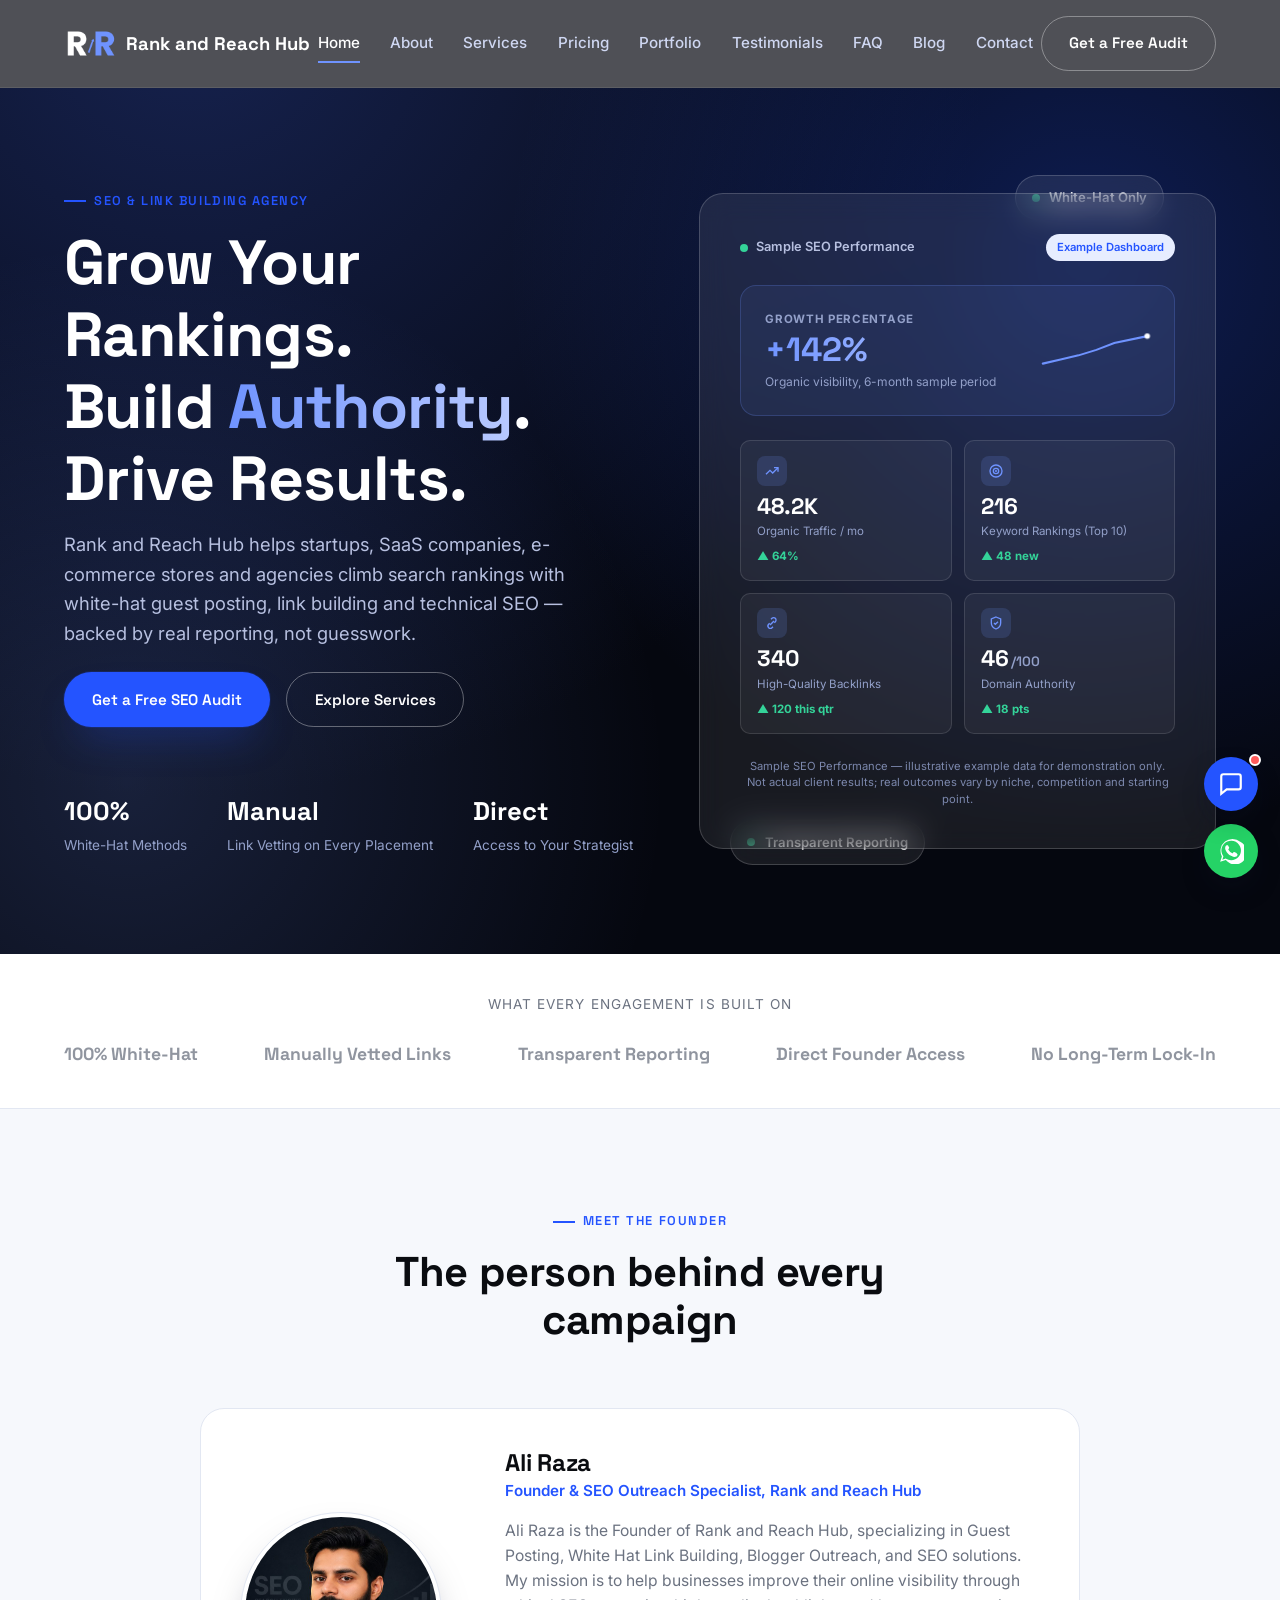
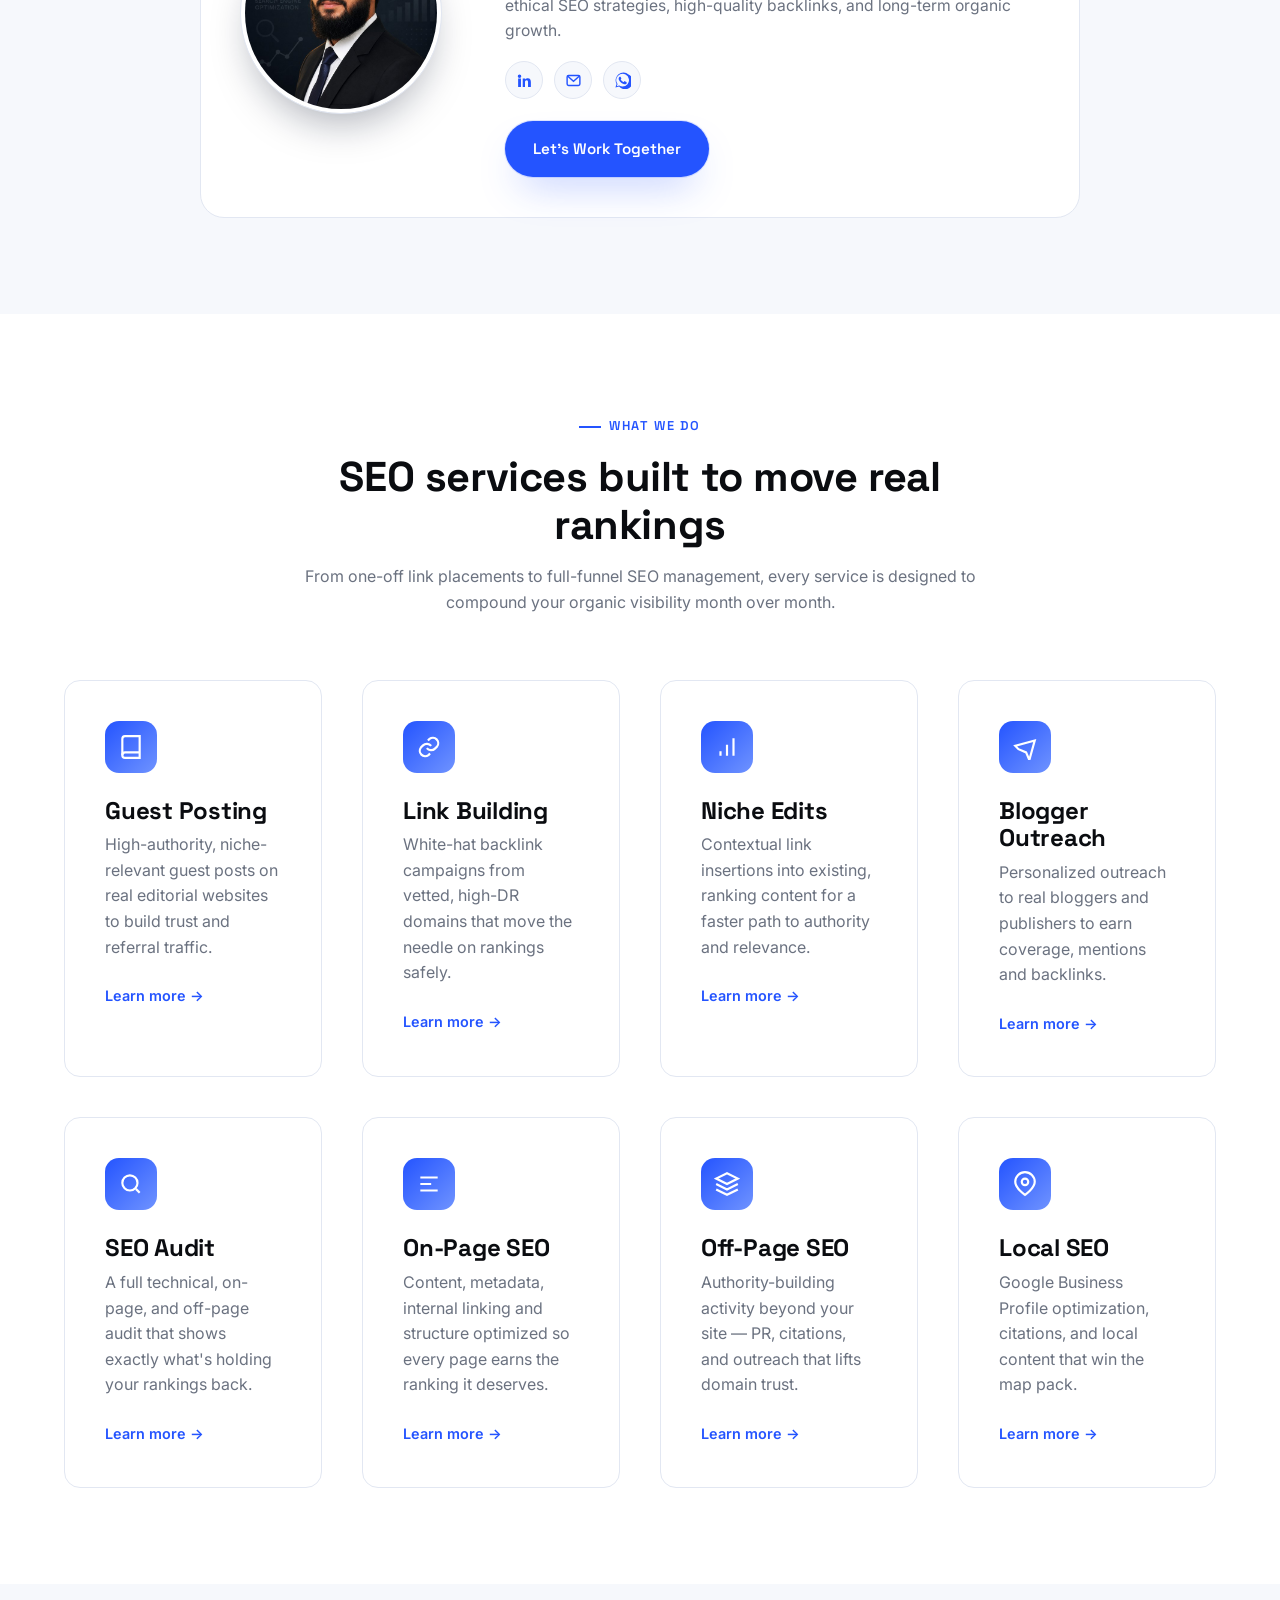
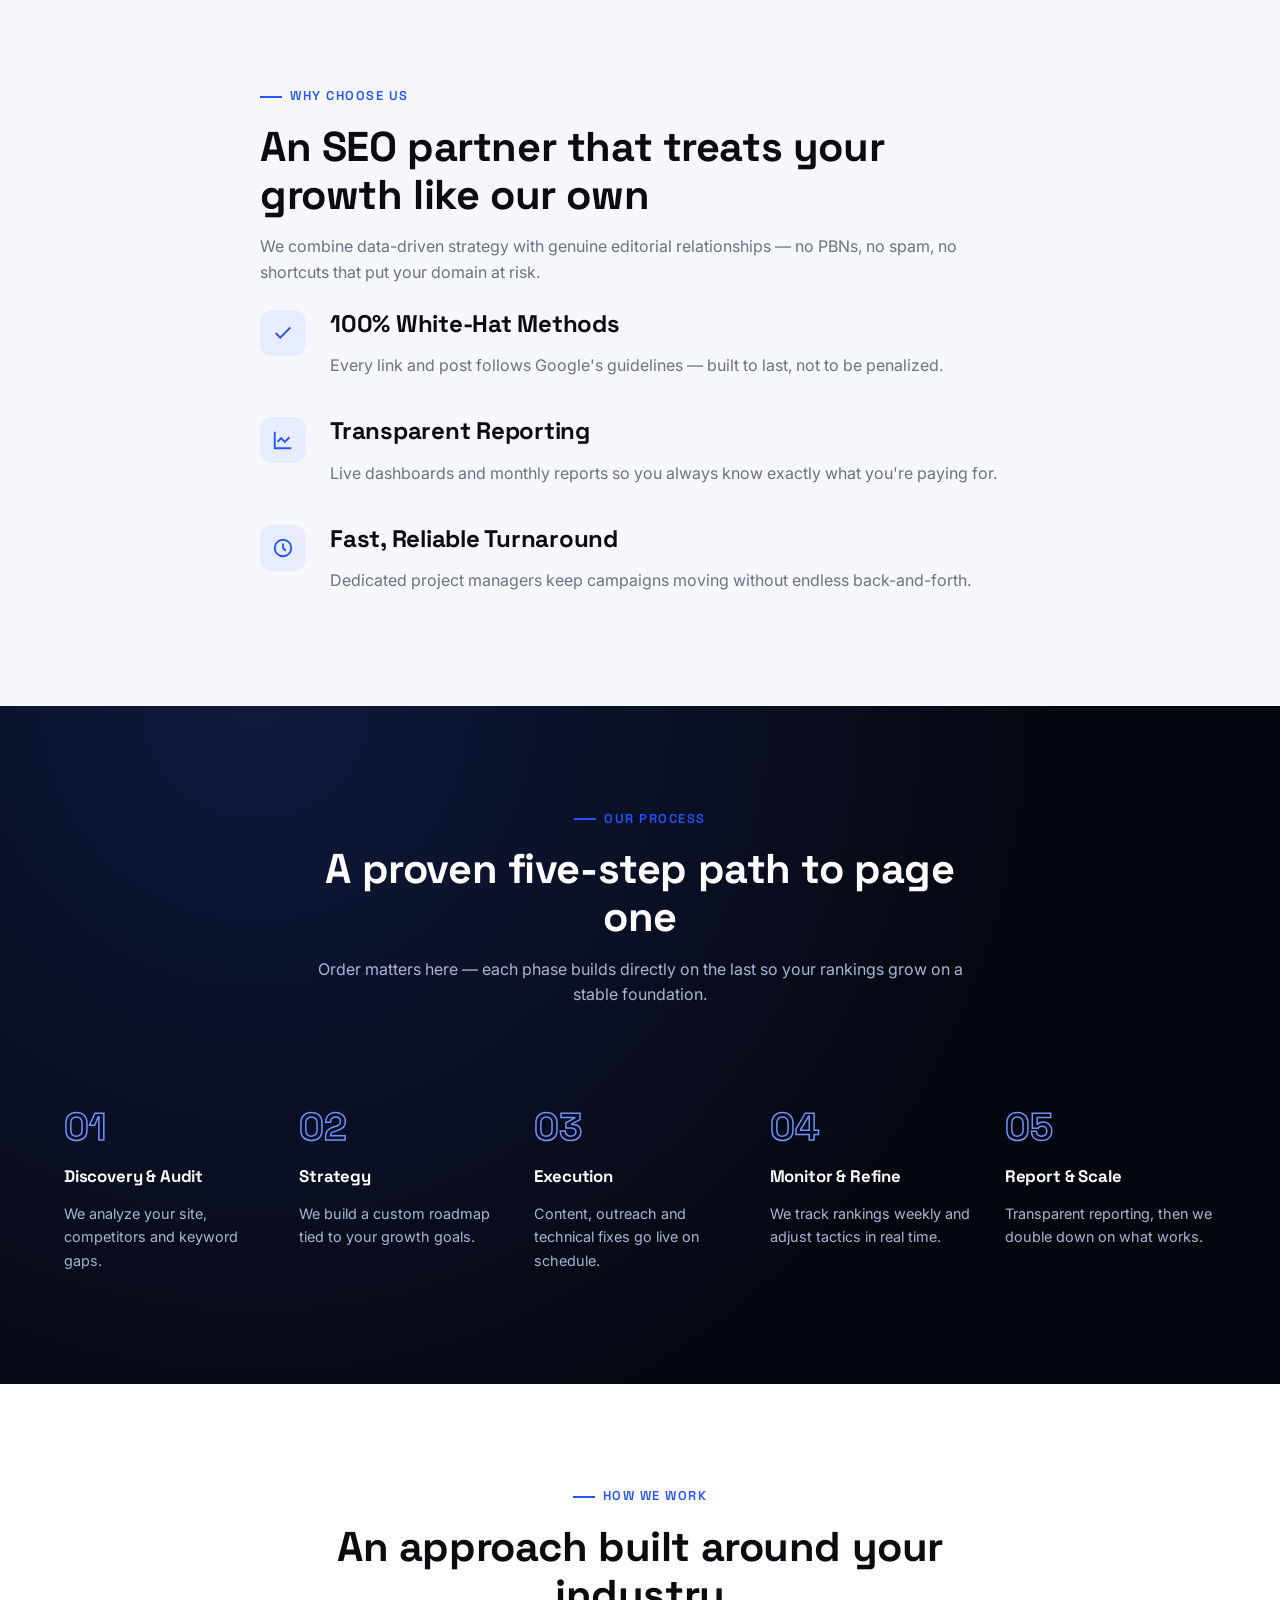
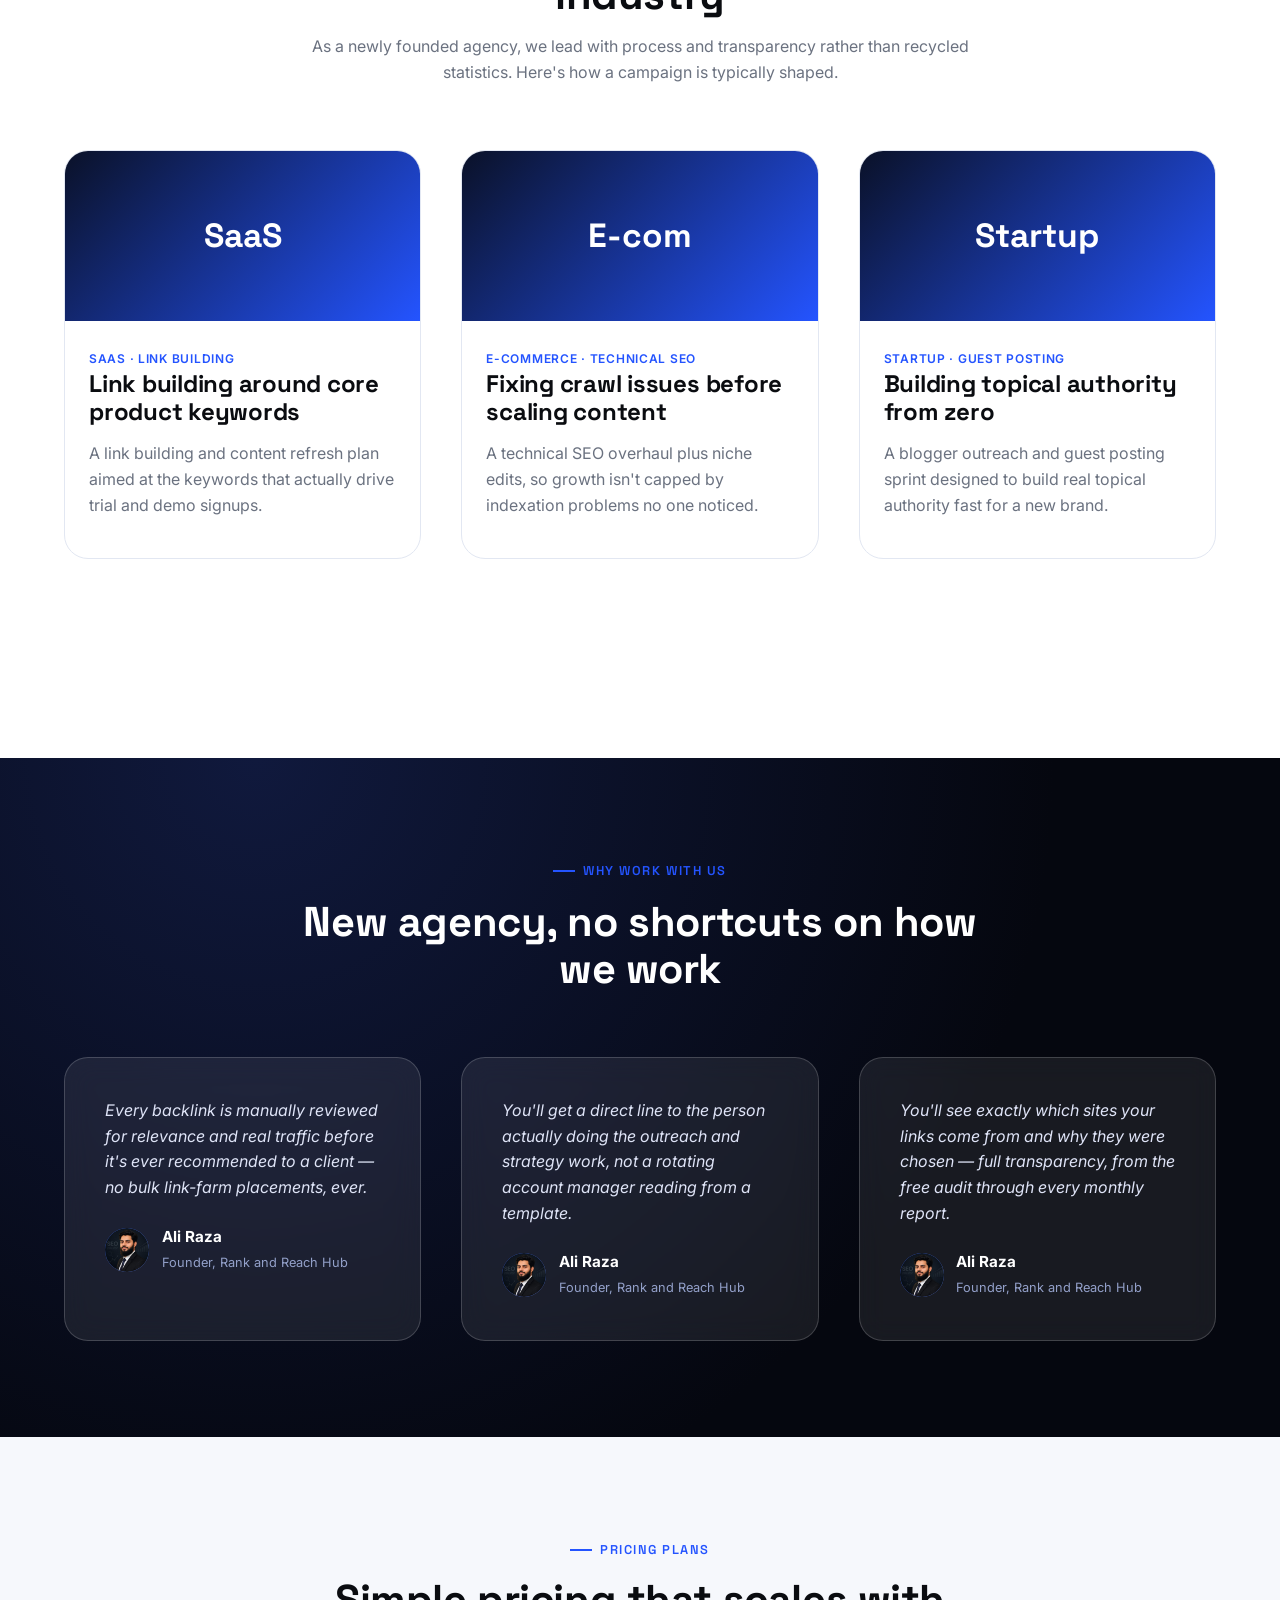
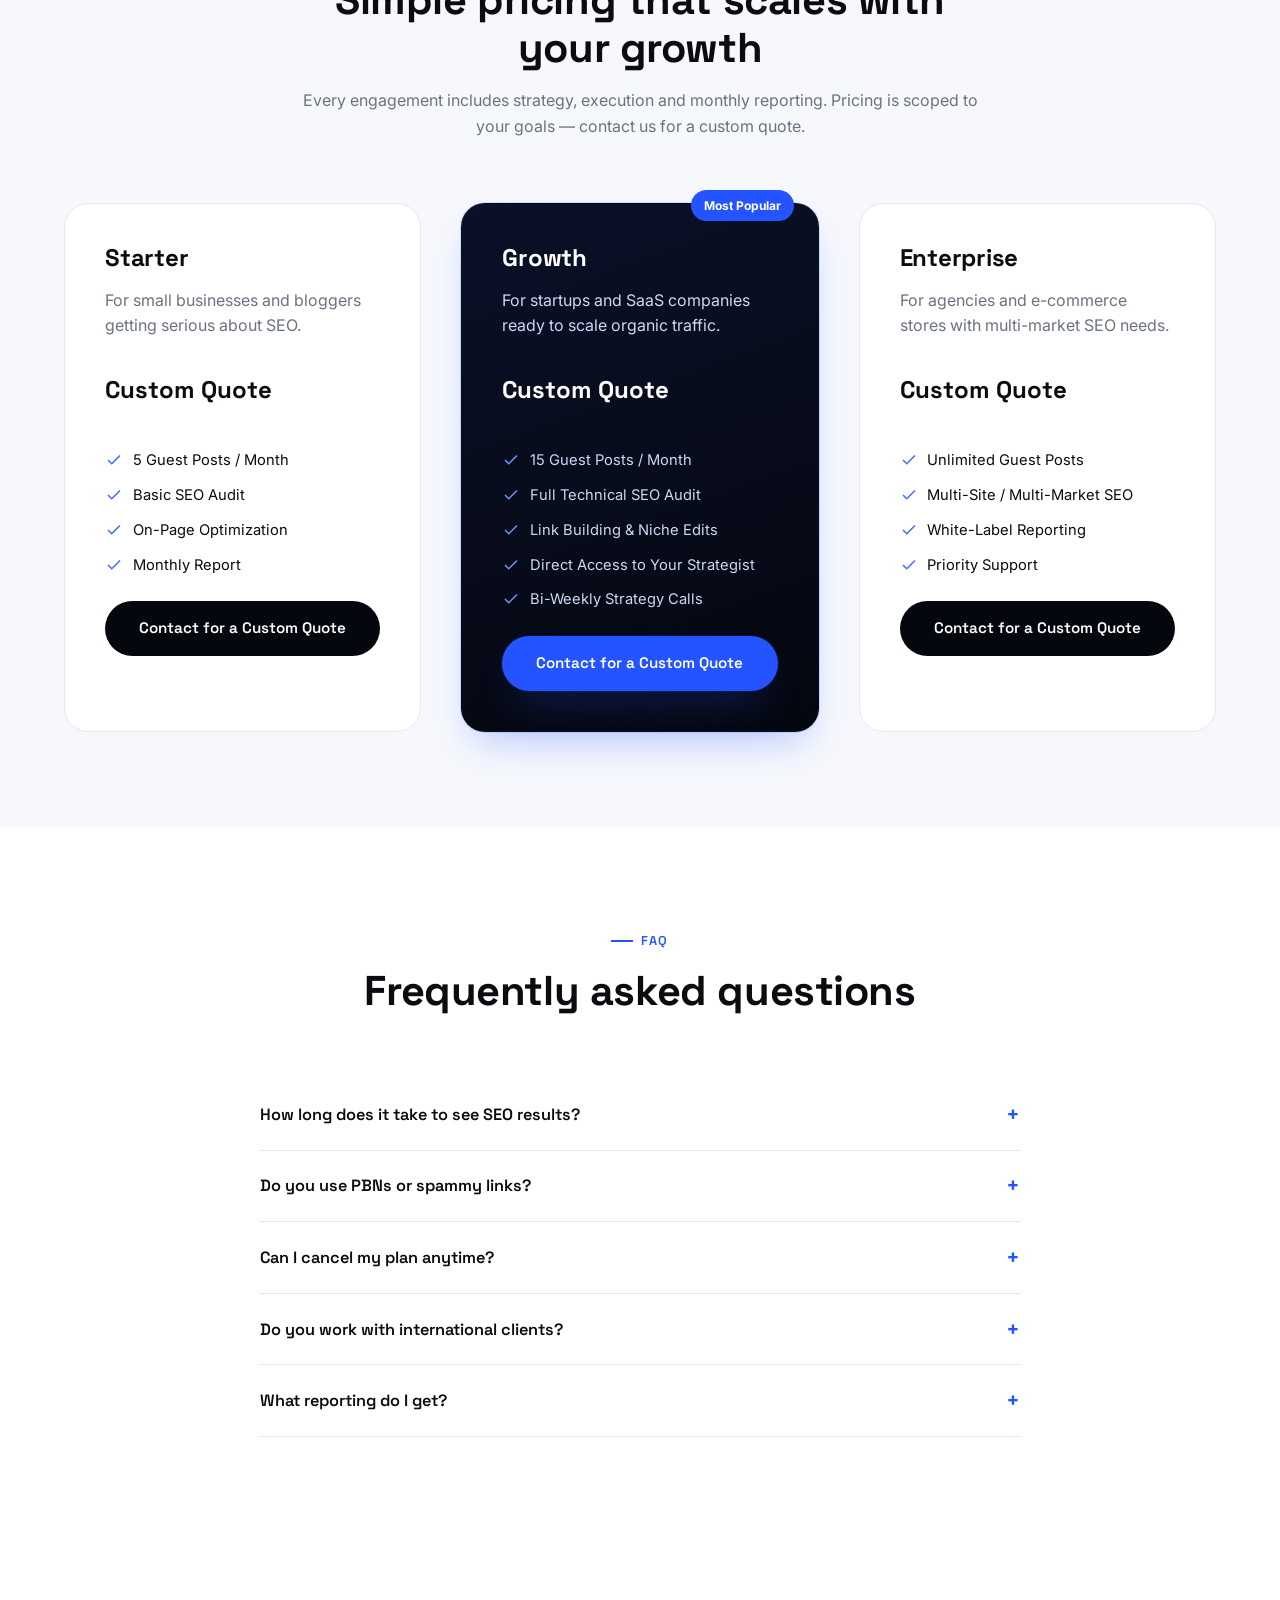
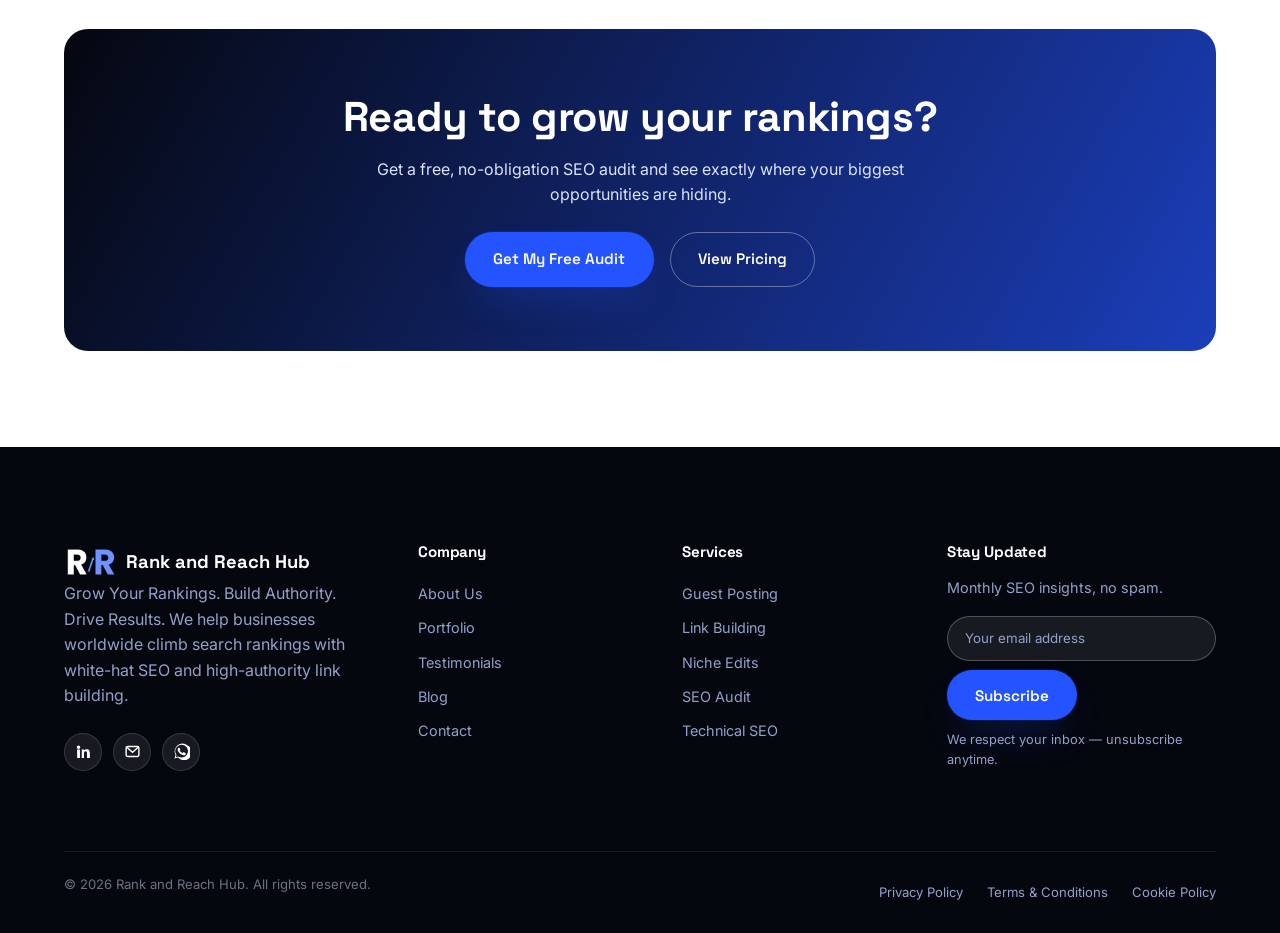
<file: index.html>
<!DOCTYPE html>
<html lang="en">
<head>
  <meta charset="UTF-8" />
  <meta name="viewport" content="width=device-width, initial-scale=1.0" />
  <title>Rank and Reach Hub | SEO Agency, Guest Posting & Link Building</title>
  <meta name="description" content="Rank and Reach Hub is a premium SEO agency offering guest posting, link building, niche edits, blogger outreach, SEO audits and full-service search optimization. Grow your rankings, build authority, drive results." />
  <meta name="keywords" content="SEO agency, guest posting, link building, niche edits, blogger outreach, SEO audit, on-page SEO, off-page SEO, local SEO, technical SEO, content marketing" />
  <meta name="author" content="Rank and Reach Hub" />
  <link rel="canonical" href="https://RankAndReachHub.com/index.html" />

  <!-- Open Graph -->
  <meta property="og:type" content="website" />
  <meta property="og:title" content="Rank and Reach Hub | SEO Agency, Guest Posting & Link Building" />
  <meta property="og:description" content="Rank and Reach Hub is a premium SEO agency offering guest posting, link building, niche edits, blogger outreach, SEO audits and full-service search optimization. Grow your rankings, build authority, drive results." />
  <meta property="og:url" content="https://RankAndReachHub.com/index.html" />
  <meta property="og:site_name" content="Rank and Reach Hub" />
  <meta property="og:image" content="https://RankAndReachHub.com/assets/og-image.jpg" />

  <!-- Twitter Card -->
  <meta name="twitter:card" content="summary_large_image" />
  <meta name="twitter:title" content="Rank and Reach Hub | SEO Agency, Guest Posting & Link Building" />
  <meta name="twitter:description" content="Rank and Reach Hub is a premium SEO agency offering guest posting, link building, niche edits, blogger outreach, SEO audits and full-service search optimization. Grow your rankings, build authority, drive results." />
  <meta name="twitter:image" content="https://RankAndReachHub.com/assets/og-image.jpg" />

  <!-- Favicon -->
  <link rel="icon" type="image/png" href="assets/favicon.png"/>
  <link rel="apple-touch-icon" href="assets/favicon.png"/>

  <!-- Fonts: Space Grotesk (display) + Inter (body) -->
  <link rel="preconnect" href="https://fonts.googleapis.com" />
  <link rel="preconnect" href="https://fonts.gstatic.com" crossorigin />
  <link href="https://fonts.googleapis.com/css2?family=Space+Grotesk:wght@500;600;700&family=Inter:wght@400;500;600;700&display=swap" rel="stylesheet" />

  <link rel="stylesheet" href="style.css" />

  <!-- Schema.org Organization markup -->
  <script type="application/ld+json">
  {
    "@context": "https://schema.org",
    "@type": "Organization",
    "name": "Rank and Reach Hub",
    "url": "https://RankAndReachHub.com",
    "logo": "https://RankAndReachHub.com/assets/logo.png",
    "description": "Rank and Reach Hub is an SEO agency offering guest posting, link building, niche edits, blogger outreach, SEO audits, and full-service search optimization for businesses worldwide.",
    "sameAs": [
      "https://www.linkedin.com/in/ali-raza-3a3469418"
    ],
    "contactPoint": {
      "@type": "ContactPoint",
      "email": "razaworkspro@gmail.com",
      "telephone": "+92-309-4999495",
      "contactType": "customer service"
    }
  }
  </script>
</head>
<body>
  <!-- Skip link for keyboard / screen-reader users -->
  <a class="skip-link" href="#main-content">Skip to main content</a>

  <!-- ======================= HEADER / STICKY NAVIGATION ======================= -->
  <header class="site-header">
    <nav class="navbar" aria-label="Primary">
      <a href="index.html" class="brand" aria-label="Rank and Reach Hub — Home">
        <img src="assets/logo-icon.png" alt="Rank and Reach Hub logo" class="brand-mark" width="38" height="26" loading="lazy"/>
        Rank and Reach Hub
      </a>

      <div class="nav-links">
                <a href="index.html" class="active">Home</a>
        <a href="about.html">About</a>
        <a href="services.html">Services</a>
        <a href="pricing.html">Pricing</a>
        <a href="portfolio.html">Portfolio</a>
        <a href="testimonials.html">Testimonials</a>
        <a href="faq.html">FAQ</a>
        <a href="blog.html">Blog</a>
        <a href="contact.html">Contact</a>
      </div>

      <div class="nav-cta">
        <a href="contact.html" class="btn btn-outline">Get a Free Audit</a>
        <button class="nav-toggle" aria-label="Toggle menu" aria-expanded="false" aria-controls="mobile-menu">
          <span></span><span></span><span></span>
        </button>
      </div>
    </nav>

    <!-- Mobile menu panel, toggled via script.js -->
    <div class="mobile-menu" id="mobile-menu">
            <a href="index.html" class="active">Home</a>
      <a href="about.html">About</a>
      <a href="services.html">Services</a>
      <a href="pricing.html">Pricing</a>
      <a href="portfolio.html">Portfolio</a>
      <a href="testimonials.html">Testimonials</a>
      <a href="faq.html">FAQ</a>
      <a href="blog.html">Blog</a>
      <a href="contact.html">Contact</a>
      <a href="contact.html" class="btn btn-primary btn-block">Get a Free Audit</a>
    </div>
  </header>

  <main id="main-content">

    <!-- ================================ HERO ================================ -->
    <section class="hero">
      <div class="container hero-grid">
        <div class="hero-content">
          <span class="eyebrow">SEO &amp; Link Building Agency</span>
          <h1>Grow Your Rankings.<br>Build <span class="highlight">Authority</span>.<br>Drive Results.</h1>
          <p class="lead">Rank and Reach Hub helps startups, SaaS companies, e-commerce stores and agencies climb search rankings with white-hat guest posting, link building and technical SEO — backed by real reporting, not guesswork.</p>
          <div class="hero-actions">
            <a href="contact.html" class="btn btn-primary">Get a Free SEO Audit</a>
            <a href="services.html" class="btn btn-outline">Explore Services</a>
          </div>
          <div class="hero-stats">
            <div><strong>100%</strong><span>White-Hat Methods</span></div>
            <div><strong>Manual</strong><span>Link Vetting on Every Placement</span></div>
            <div><strong>Direct</strong><span>Access to Your Strategist</span></div>
          </div>
        </div>

        <div class="hero-visual">
          <div class="dashboard-card glass reveal" id="seo-dashboard">
            <div class="dashboard-head">
              <div class="dashboard-head-label">
                <span class="dashboard-pulse" aria-hidden="true"></span>
                Sample SEO Performance
              </div>
              <span class="badge dashboard-badge">Example Dashboard</span>
            </div>

            <div class="dashboard-hero" tabindex="0">
              <div class="dashboard-hero-text">
                <span class="dashboard-hero-label">Growth Percentage</span>
                <span class="dashboard-hero-value"><span class="count-up" data-count="142" data-prefix="+" data-suffix="%">+0%</span></span>
                <span class="dashboard-hero-sub">Organic visibility, 6-month sample period</span>
              </div>
              <svg class="dashboard-hero-spark" viewBox="0 0 160 56" role="img" aria-label="Sample upward trend line">
                <polyline class="dashboard-spark-path" points="4,46 30,40 56,34 82,26 108,16 156,6" />
                <circle class="dashboard-spark-dot" cx="156" cy="6" r="4"></circle>
              </svg>
            </div>

            <div class="dashboard-grid">
              <div class="dashboard-metric" tabindex="0">
                <div class="dashboard-metric-icon" aria-hidden="true">
                  <svg viewBox="0 0 24 24" fill="none" stroke="currentColor" stroke-width="2"><path d="M3 17 9 11l4 4 8-8"/><path d="M15 7h6v6"/></svg>
                </div>
                <div class="dashboard-metric-value"><span class="count-up" data-count="48200" data-format="k">0</span></div>
                <div class="dashboard-metric-label">Organic Traffic / mo</div>
                <div class="dashboard-metric-trend up">▲ 64%</div>
              </div>

              <div class="dashboard-metric" tabindex="0">
                <div class="dashboard-metric-icon" aria-hidden="true">
                  <svg viewBox="0 0 24 24" fill="none" stroke="currentColor" stroke-width="2"><circle cx="12" cy="12" r="9"/><circle cx="12" cy="12" r="4"/><circle cx="12" cy="12" r="0.6" fill="currentColor"/></svg>
                </div>
                <div class="dashboard-metric-value"><span class="count-up" data-count="216">0</span></div>
                <div class="dashboard-metric-label">Keyword Rankings (Top 10)</div>
                <div class="dashboard-metric-trend up">▲ 48 new</div>
              </div>

              <div class="dashboard-metric" tabindex="0">
                <div class="dashboard-metric-icon" aria-hidden="true">
                  <svg viewBox="0 0 24 24" fill="none" stroke="currentColor" stroke-width="2"><path d="M9 15 15 9"/><path d="M10.5 6.5 12 5a3.5 3.5 0 0 1 5 5l-1.5 1.5"/><path d="M13.5 17.5 12 19a3.5 3.5 0 0 1-5-5l1.5-1.5"/></svg>
                </div>
                <div class="dashboard-metric-value"><span class="count-up" data-count="340">0</span></div>
                <div class="dashboard-metric-label">High-Quality Backlinks</div>
                <div class="dashboard-metric-trend up">▲ 120 this qtr</div>
              </div>

              <div class="dashboard-metric" tabindex="0">
                <div class="dashboard-metric-icon" aria-hidden="true">
                  <svg viewBox="0 0 24 24" fill="none" stroke="currentColor" stroke-width="2"><path d="M12 3l7 3v6c0 4.5-3 7.5-7 9-4-1.5-7-4.5-7-9V6l7-3Z"/><path d="m9 12 2 2 4-4"/></svg>
                </div>
                <div class="dashboard-metric-value"><span class="count-up" data-count="46">0</span><span class="dashboard-metric-unit">/100</span></div>
                <div class="dashboard-metric-label">Domain Authority</div>
                <div class="dashboard-metric-trend up">▲ 18 pts</div>
              </div>
            </div>

            <p class="dashboard-disclaimer">Sample SEO Performance — illustrative example data for demonstration only. Not actual client results; real outcomes vary by niche, competition and starting point.</p>
          </div>
          <div class="floating-badge glass badge-top">
            <span class="dot"></span> White-Hat Only
          </div>
          <div class="floating-badge glass badge-bottom">
            <span class="dot"></span> Transparent Reporting
          </div>
        </div>
      </div>
    </section>

    <!-- =============================== TRUST BADGES =============================== -->
    <section class="trusted-strip">
      <div class="container">
        <p>What every engagement is built on</p>
        <div class="logo-row">
          <span>100% White-Hat</span>
          <span>Manually Vetted Links</span>
          <span>Transparent Reporting</span>
          <span>Direct Founder Access</span>
          <span>No Long-Term Lock-In</span>
        </div>
      </div>
    </section>

    <!-- ================================ FOUNDER SECTION ================================ -->
    <section class="section-alt founder-section">
      <div class="container">
        <div class="section-head reveal">
          <span class="eyebrow">Meet the Founder</span>
          <h2>The person behind every campaign</h2>
        </div>
        <div class="founder-card reveal">
          <div class="founder-photo-wrap">
            <img src="assets/founder-ali-raza.jpg" alt="Ali Raza, Founder and SEO Outreach Specialist at Rank and Reach Hub" class="founder-photo" width="260" height="260" loading="lazy"/>
          </div>
          <div class="founder-details">
            <h3>Ali Raza</h3>
            <p class="founder-title">Founder &amp; SEO Outreach Specialist, Rank and Reach Hub</p>
            <p>Ali Raza is the Founder of Rank and Reach Hub, specializing in Guest Posting, White Hat Link Building, Blogger Outreach, and SEO solutions. My mission is to help businesses improve their online visibility through ethical SEO strategies, high-quality backlinks, and long-term organic growth.</p>
            <div class="founder-socials" aria-label="Ali Raza's social links">
              <a href="https://www.linkedin.com/in/ali-raza-3a3469418" target="_blank" rel="noopener noreferrer" class="social-icon" aria-label="Ali Raza on LinkedIn">
                <svg viewBox="0 0 24 24" fill="currentColor"><path d="M4.98 3.5a2.5 2.5 0 1 1 0 5 2.5 2.5 0 0 1 0-5ZM3 9h4v12H3zM9.5 9H13v1.7h.05c.5-.9 1.7-1.9 3.5-1.9 3.7 0 4.45 2.4 4.45 5.6V21H17v-6c0-1.4 0-3.2-2-3.2s-2.3 1.5-2.3 3.1V21H9.5Z"/></svg>
              </a>
              <a href="mailto:razaworkspro@gmail.com" class="social-icon" aria-label="Email Ali Raza">
                <svg viewBox="0 0 24 24" fill="none" stroke="currentColor" stroke-width="2"><rect x="3" y="5" width="18" height="14" rx="2"/><path d="m4 6 8 7 8-7"/></svg>
              </a>
              <a href="https://wa.me/923094999495" target="_blank" rel="noopener noreferrer" class="social-icon" aria-label="Message Ali Raza on WhatsApp">
                <svg viewBox="0 0 24 24" fill="currentColor"><path d="M20.5 3.5A11 11 0 0 0 3.6 17L2 22l5.2-1.6A11 11 0 1 0 20.5 3.5Zm-8.5 17a9 9 0 0 1-4.6-1.3l-.3-.2-3.1 1 1-3-.2-.3A9 9 0 1 1 12 20.5Zm5-6.7c-.3-.1-1.6-.8-1.9-.9-.2-.1-.4-.1-.6.1-.2.3-.7.9-.8 1-.2.2-.3.2-.5.1a7.3 7.3 0 0 1-3.6-3.2c-.3-.5.3-.5.7-1.6.1-.2 0-.4 0-.5L9.4 7.1c-.2-.5-.4-.4-.6-.4h-.5c-.2 0-.5.1-.7.3-.2.3-1 1-1 2.4s1 2.8 1.1 3c.1.2 2 3.1 4.9 4.3.7.3 1.2.5 1.6.6.7.2 1.3.2 1.8.1.6-.1 1.6-.7 1.8-1.3.2-.6.2-1.1.2-1.3-.1-.1-.3-.2-.5-.3Z"/></svg>
              </a>
            </div>
            <a href="contact.html" class="btn btn-primary" style="margin-top:1.4rem;">Let's Work Together</a>
          </div>
        </div>
      </div>
    </section>

    <!-- ================================ SERVICES ================================ -->
    <section class="services" id="services">
      <div class="container">
        <div class="section-head reveal">
          <span class="eyebrow">What We Do</span>
          <h2>SEO services built to move real rankings</h2>
          <p>From one-off link placements to full-funnel SEO management, every service is designed to compound your organic visibility month over month.</p>
        </div>

        <div class="grid grid-4">
          <article class="service-card reveal">
            <div class="service-icon"><svg viewBox="0 0 24 24" fill="none" stroke="currentColor" stroke-width="2"><path d="M4 19.5A2.5 2.5 0 0 1 6.5 17H20"/><path d="M6.5 2H20v20H6.5A2.5 2.5 0 0 1 4 19.5v-15A2.5 2.5 0 0 1 6.5 2Z"/></svg></div>
            <h3>Guest Posting</h3>
            <p>High-authority, niche-relevant guest posts on real editorial websites to build trust and referral traffic.</p>
            <a href="services.html#guest-posting" class="card-link">Learn more →</a>
          </article>

          <article class="service-card reveal reveal-delay-1">
            <div class="service-icon"><svg viewBox="0 0 24 24" fill="none" stroke="currentColor" stroke-width="2"><path d="M10 13a5 5 0 0 0 7.5.5l2-2a5 5 0 0 0-7-7l-1.5 1.5"/><path d="M14 11a5 5 0 0 0-7.5-.5l-2 2a5 5 0 0 0 7 7l1.5-1.5"/></svg></div>
            <h3>Link Building</h3>
            <p>White-hat backlink campaigns from vetted, high-DR domains that move the needle on rankings safely.</p>
            <a href="services.html#link-building" class="card-link">Learn more →</a>
          </article>

          <article class="service-card reveal reveal-delay-2">
            <div class="service-icon"><svg viewBox="0 0 24 24" fill="none" stroke="currentColor" stroke-width="2"><path d="M12 20V10M18 20V4M6 20v-4"/></svg></div>
            <h3>Niche Edits</h3>
            <p>Contextual link insertions into existing, ranking content for a faster path to authority and relevance.</p>
            <a href="services.html#niche-edits" class="card-link">Learn more →</a>
          </article>

          <article class="service-card reveal reveal-delay-3">
            <div class="service-icon"><svg viewBox="0 0 24 24" fill="none" stroke="currentColor" stroke-width="2"><path d="M3 11l18-5-5 18-3-7-7-3Z"/></svg></div>
            <h3>Blogger Outreach</h3>
            <p>Personalized outreach to real bloggers and publishers to earn coverage, mentions and backlinks.</p>
            <a href="services.html#blogger-outreach" class="card-link">Learn more →</a>
          </article>

          <article class="service-card reveal">
            <div class="service-icon"><svg viewBox="0 0 24 24" fill="none" stroke="currentColor" stroke-width="2"><circle cx="11" cy="11" r="7"/><path d="m20 20-3.5-3.5"/></svg></div>
            <h3>SEO Audit</h3>
            <p>A full technical, on-page, and off-page audit that shows exactly what's holding your rankings back.</p>
            <a href="services.html#seo-audit" class="card-link">Learn more →</a>
          </article>

          <article class="service-card reveal reveal-delay-1">
            <div class="service-icon"><svg viewBox="0 0 24 24" fill="none" stroke="currentColor" stroke-width="2"><path d="M4 6h16M4 12h10M4 18h16"/></svg></div>
            <h3>On-Page SEO</h3>
            <p>Content, metadata, internal linking and structure optimized so every page earns the ranking it deserves.</p>
            <a href="services.html#on-page-seo" class="card-link">Learn more →</a>
          </article>

          <article class="service-card reveal reveal-delay-2">
            <div class="service-icon"><svg viewBox="0 0 24 24" fill="none" stroke="currentColor" stroke-width="2"><path d="M12 2 2 7l10 5 10-5-10-5Z"/><path d="M2 17l10 5 10-5M2 12l10 5 10-5"/></svg></div>
            <h3>Off-Page SEO</h3>
            <p>Authority-building activity beyond your site — PR, citations, and outreach that lifts domain trust.</p>
            <a href="services.html#off-page-seo" class="card-link">Learn more →</a>
          </article>

          <article class="service-card reveal reveal-delay-3">
            <div class="service-icon"><svg viewBox="0 0 24 24" fill="none" stroke="currentColor" stroke-width="2"><path d="M21 10c0 6-9 12-9 12s-9-6-9-12a9 9 0 0 1 18 0Z"/><circle cx="12" cy="10" r="3"/></svg></div>
            <h3>Local SEO</h3>
            <p>Google Business Profile optimization, citations, and local content that win the map pack.</p>
            <a href="services.html#local-seo" class="card-link">Learn more →</a>
          </article>
        </div>
      </div>
    </section>

    <!-- =============================== WHY CHOOSE US =============================== -->
    <section class="why-us section-alt">
      <div class="container">
        <div class="grid" style="align-items:center;max-width:760px;margin:0 auto;">
          <div class="reveal">
            <span class="eyebrow">Why Choose Us</span>
            <h2>An SEO partner that treats your growth like our own</h2>
            <p>We combine data-driven strategy with genuine editorial relationships — no PBNs, no spam, no shortcuts that put your domain at risk.</p>

            <div class="grid" style="gap:1.4rem;margin-top:1.5rem;">
              <div class="why-item">
                <div class="why-icon"><svg viewBox="0 0 24 24" fill="none" stroke="currentColor" stroke-width="2"><path d="M20 6 9 17l-5-5"/></svg></div>
                <div><h3>100% White-Hat Methods</h3><p>Every link and post follows Google's guidelines — built to last, not to be penalized.</p></div>
              </div>
              <div class="why-item">
                <div class="why-icon"><svg viewBox="0 0 24 24" fill="none" stroke="currentColor" stroke-width="2"><path d="M3 3v18h18"/><path d="m19 9-5 5-4-4-4 4"/></svg></div>
                <div><h3>Transparent Reporting</h3><p>Live dashboards and monthly reports so you always know exactly what you're paying for.</p></div>
              </div>
              <div class="why-item">
                <div class="why-icon"><svg viewBox="0 0 24 24" fill="none" stroke="currentColor" stroke-width="2"><circle cx="12" cy="12" r="9"/><path d="M12 7v5l3 3"/></svg></div>
                <div><h3>Fast, Reliable Turnaround</h3><p>Dedicated project managers keep campaigns moving without endless back-and-forth.</p></div>
              </div>
            </div>
          </div>

        </div>
      </div>
    </section>

    <!-- ================================ OUR PROCESS ================================ -->
    <section class="process section-dark">
      <div class="container">
        <div class="section-head reveal">
          <span class="eyebrow">Our Process</span>
          <h2>A proven five-step path to page one</h2>
          <p>Order matters here — each phase builds directly on the last so your rankings grow on a stable foundation.</p>
        </div>

        <div class="process-list">
          <div class="process-step reveal">
            <span class="process-num">01</span>
            <h3>Discovery &amp; Audit</h3>
            <p>We analyze your site, competitors and keyword gaps.</p>
          </div>
          <div class="process-step reveal reveal-delay-1">
            <span class="process-num">02</span>
            <h3>Strategy</h3>
            <p>We build a custom roadmap tied to your growth goals.</p>
          </div>
          <div class="process-step reveal reveal-delay-2">
            <span class="process-num">03</span>
            <h3>Execution</h3>
            <p>Content, outreach and technical fixes go live on schedule.</p>
          </div>
          <div class="process-step reveal reveal-delay-3">
            <span class="process-num">04</span>
            <h3>Monitor &amp; Refine</h3>
            <p>We track rankings weekly and adjust tactics in real time.</p>
          </div>
          <div class="process-step reveal reveal-delay-4">
            <span class="process-num">05</span>
            <h3>Report &amp; Scale</h3>
            <p>Transparent reporting, then we double down on what works.</p>
          </div>
        </div>
      </div>
    </section>

    <!-- =============================== APPROACH BY INDUSTRY =============================== -->
    <section class="case-studies">
      <div class="container">
        <div class="section-head reveal">
          <span class="eyebrow">How We Work</span>
          <h2>An approach built around your industry</h2>
          <p>As a newly founded agency, we lead with process and transparency rather than recycled statistics. Here's how a campaign is typically shaped.</p>
        </div>

        <div class="grid grid-3">
          <article class="case-card reveal">
            <div class="case-media"><span class="metric">SaaS</span></div>
            <div class="case-body">
              <span class="tag">SaaS · Link Building</span>
              <h3>Link building around core product keywords</h3>
              <p>A link building and content refresh plan aimed at the keywords that actually drive trial and demo signups.</p>
            </div>
          </article>
          <article class="case-card reveal reveal-delay-1">
            <div class="case-media"><span class="metric">E-com</span></div>
            <div class="case-body">
              <span class="tag">E-commerce · Technical SEO</span>
              <h3>Fixing crawl issues before scaling content</h3>
              <p>A technical SEO overhaul plus niche edits, so growth isn't capped by indexation problems no one noticed.</p>
            </div>
          </article>
          <article class="case-card reveal reveal-delay-2">
            <div class="case-media"><span class="metric">Startup</span></div>
            <div class="case-body">
              <span class="tag">Startup · Guest Posting</span>
              <h3>Building topical authority from zero</h3>
              <p>A blogger outreach and guest posting sprint designed to build real topical authority fast for a new brand.</p>
            </div>
          </article>
        </div>
        <p style="text-align:center;margin-top:2rem;"><a href="portfolio.html" class="btn btn-outline">See Our Full Approach</a></p>
      </div>
    </section>

    <!-- ============================== WHY TRUST A NEW AGENCY ============================== -->
    <section class="testimonials section-dark">
      <div class="container">
        <div class="section-head reveal">
          <span class="eyebrow">Why Work With Us</span>
          <h2>New agency, no shortcuts on how we work</h2>
        </div>

        <div class="grid grid-3">
          <div class="testimonial-card glass reveal">
            <p class="quote">Every backlink is manually reviewed for relevance and real traffic before it's ever recommended to a client — no bulk link-farm placements, ever.</p>
            <div class="testimonial-author">
              <div class="avatar-circle">
                <img src="assets/founder-ali-raza.jpg" alt="Ali Raza, Founder of Rank and Reach Hub" width="44" height="44" loading="lazy" style="border-radius:50%;object-fit:cover;"/>
              </div>
              <div><strong>Ali Raza</strong><span>Founder, Rank and Reach Hub</span></div>
            </div>
          </div>
          <div class="testimonial-card glass reveal reveal-delay-1">
            <p class="quote">You'll get a direct line to the person actually doing the outreach and strategy work, not a rotating account manager reading from a template.</p>
            <div class="testimonial-author">
              <div class="avatar-circle">
                <img src="assets/founder-ali-raza.jpg" alt="Ali Raza, Founder of Rank and Reach Hub" width="44" height="44" loading="lazy" style="border-radius:50%;object-fit:cover;"/>
              </div>
              <div><strong>Ali Raza</strong><span>Founder, Rank and Reach Hub</span></div>
            </div>
          </div>
          <div class="testimonial-card glass reveal reveal-delay-2">
            <p class="quote">You'll see exactly which sites your links come from and why they were chosen — full transparency, from the free audit through every monthly report.</p>
            <div class="testimonial-author">
              <div class="avatar-circle">
                <img src="assets/founder-ali-raza.jpg" alt="Ali Raza, Founder of Rank and Reach Hub" width="44" height="44" loading="lazy" style="border-radius:50%;object-fit:cover;"/>
              </div>
              <div><strong>Ali Raza</strong><span>Founder, Rank and Reach Hub</span></div>
            </div>
          </div>
        </div>
      </div>
    </section>

    <!-- ================================ PRICING ================================ -->
    <section class="pricing section-alt" id="pricing">
      <div class="container">
        <div class="section-head reveal">
          <span class="eyebrow">Pricing Plans</span>
          <h2>Simple pricing that scales with your growth</h2>
          <p>Every engagement includes strategy, execution and monthly reporting. Pricing is scoped to your goals — contact us for a custom quote.</p>
        </div>

        <div class="grid grid-3">
          <div class="pricing-card reveal">
            <h3>Starter</h3>
            <p>For small businesses and bloggers getting serious about SEO.</p>
            <div class="price-amount" style="font-size:1.5rem;">Custom Quote</div>
            <ul class="price-features">
              <li><svg viewBox="0 0 24 24" fill="none" stroke="currentColor" stroke-width="2"><path d="M20 6 9 17l-5-5"/></svg>5 Guest Posts / Month</li>
              <li><svg viewBox="0 0 24 24" fill="none" stroke="currentColor" stroke-width="2"><path d="M20 6 9 17l-5-5"/></svg>Basic SEO Audit</li>
              <li><svg viewBox="0 0 24 24" fill="none" stroke="currentColor" stroke-width="2"><path d="M20 6 9 17l-5-5"/></svg>On-Page Optimization</li>
              <li><svg viewBox="0 0 24 24" fill="none" stroke="currentColor" stroke-width="2"><path d="M20 6 9 17l-5-5"/></svg>Monthly Report</li>
            </ul>
            <a href="contact.html" class="btn btn-dark btn-block">Contact for a Custom Quote</a>
          </div>

          <div class="pricing-card featured reveal reveal-delay-1">
            <span class="pricing-ribbon">Most Popular</span>
            <h3>Growth</h3>
            <p>For startups and SaaS companies ready to scale organic traffic.</p>
            <div class="price-amount" style="font-size:1.5rem;">Custom Quote</div>
            <ul class="price-features">
              <li><svg viewBox="0 0 24 24" fill="none" stroke="currentColor" stroke-width="2"><path d="M20 6 9 17l-5-5"/></svg>15 Guest Posts / Month</li>
              <li><svg viewBox="0 0 24 24" fill="none" stroke="currentColor" stroke-width="2"><path d="M20 6 9 17l-5-5"/></svg>Full Technical SEO Audit</li>
              <li><svg viewBox="0 0 24 24" fill="none" stroke="currentColor" stroke-width="2"><path d="M20 6 9 17l-5-5"/></svg>Link Building &amp; Niche Edits</li>
              <li><svg viewBox="0 0 24 24" fill="none" stroke="currentColor" stroke-width="2"><path d="M20 6 9 17l-5-5"/></svg>Direct Access to Your Strategist</li>
              <li><svg viewBox="0 0 24 24" fill="none" stroke="currentColor" stroke-width="2"><path d="M20 6 9 17l-5-5"/></svg>Bi-Weekly Strategy Calls</li>
            </ul>
            <a href="contact.html" class="btn btn-primary btn-block">Contact for a Custom Quote</a>
          </div>

          <div class="pricing-card reveal reveal-delay-2">
            <h3>Enterprise</h3>
            <p>For agencies and e-commerce stores with multi-market SEO needs.</p>
            <div class="price-amount" style="font-size:1.5rem;">Custom Quote</div>
            <ul class="price-features">
              <li><svg viewBox="0 0 24 24" fill="none" stroke="currentColor" stroke-width="2"><path d="M20 6 9 17l-5-5"/></svg>Unlimited Guest Posts</li>
              <li><svg viewBox="0 0 24 24" fill="none" stroke="currentColor" stroke-width="2"><path d="M20 6 9 17l-5-5"/></svg>Multi-Site / Multi-Market SEO</li>
              <li><svg viewBox="0 0 24 24" fill="none" stroke="currentColor" stroke-width="2"><path d="M20 6 9 17l-5-5"/></svg>White-Label Reporting</li>
              <li><svg viewBox="0 0 24 24" fill="none" stroke="currentColor" stroke-width="2"><path d="M20 6 9 17l-5-5"/></svg>Priority Support</li>
            </ul>
            <a href="contact.html" class="btn btn-dark btn-block">Contact for a Custom Quote</a>
          </div>
        </div>
      </div>
    </section>

    <!-- ================================== FAQ ================================== -->
    <section class="faq" id="faq">
      <div class="container">
        <div class="section-head reveal">
          <span class="eyebrow">FAQ</span>
          <h2>Frequently asked questions</h2>
        </div>

        <div class="faq-list" style="max-width:760px;margin:0 auto;">
          <div class="faq-item reveal">
            <button class="faq-question" aria-expanded="false">How long does it take to see SEO results?<span class="plus">+</span></button>
            <div class="faq-answer"><p>Most clients see initial movement within 60–90 days, with significant ranking gains compounding over 4–6 months as authority builds.</p></div>
          </div>
          <div class="faq-item reveal">
            <button class="faq-question" aria-expanded="false">Do you use PBNs or spammy links?<span class="plus">+</span></button>
            <div class="faq-answer"><p>No. Every placement is 100% white-hat — real editorial sites with genuine traffic, vetted for relevance and quality.</p></div>
          </div>
          <div class="faq-item reveal">
            <button class="faq-question" aria-expanded="false">Can I cancel my plan anytime?<span class="plus">+</span></button>
            <div class="faq-answer"><p>Yes. There are no long-term lock-in contracts — the commitment length is agreed with you upfront during your free consultation.</p></div>
          </div>
          <div class="faq-item reveal">
            <button class="faq-question" aria-expanded="false">Do you work with international clients?<span class="plus">+</span></button>
            <div class="faq-answer"><p>Yes — we work with small businesses, startups, SaaS companies and agencies worldwide, all coordinated remotely.</p></div>
          </div>
          <div class="faq-item reveal">
            <button class="faq-question" aria-expanded="false">What reporting do I get?<span class="plus">+</span></button>
            <div class="faq-answer"><p>A live dashboard plus a detailed monthly report covering rankings, backlinks acquired, and traffic trends.</p></div>
          </div>
        </div>
      </div>
    </section>

    <!-- ================================= CTA BAND ================================= -->
    <section class="cta-wrap">
      <div class="container">
        <div class="cta-band reveal">
          <h2>Ready to grow your rankings?</h2>
          <p>Get a free, no-obligation SEO audit and see exactly where your biggest opportunities are hiding.</p>
          <div class="cta-actions">
            <a href="contact.html" class="btn btn-primary">Get My Free Audit</a>
            <a href="pricing.html" class="btn btn-outline">View Pricing</a>
          </div>
        </div>
      </div>
    </section>

  </main>
  <!-- ================================ FOOTER ================================ -->
  <footer class="site-footer">
    <div class="container">
      <div class="footer-grid">
        <div class="footer-brand">
          <a href="index.html" class="brand" aria-label="Rank and Reach Hub — Home">
            <img src="assets/logo-icon.png" alt="Rank and Reach Hub logo" class="brand-mark" width="38" height="26" loading="lazy"/>
            Rank and Reach Hub
          </a>
          <p>Grow Your Rankings. Build Authority. Drive Results. We help businesses worldwide climb search rankings with white-hat SEO and high-authority link building.</p>
          <div class="social-row" aria-label="Social media links">
        <a href="https://www.linkedin.com/in/ali-raza-3a3469418" class="social-icon" aria-label="Rank and Reach Hub on LinkedIn" target="_blank" rel="noopener noreferrer">
          <svg viewBox="0 0 24 24" fill="currentColor"><path d="M4.98 3.5a2.5 2.5 0 1 1 0 5 2.5 2.5 0 0 1 0-5ZM3 9h4v12H3zM9.5 9H13v1.7h.05c.5-.9 1.7-1.9 3.5-1.9 3.7 0 4.45 2.4 4.45 5.6V21H17v-6c0-1.4 0-3.2-2-3.2s-2.3 1.5-2.3 3.1V21H9.5Z"/></svg>
        </a>
        <a href="mailto:razaworkspro@gmail.com" class="social-icon" aria-label="Email Rank and Reach Hub">
          <svg viewBox="0 0 24 24" fill="none" stroke="currentColor" stroke-width="2"><rect x="3" y="5" width="18" height="14" rx="2"/><path d="m4 6 8 7 8-7"/></svg>
        </a>
        <a href="https://wa.me/923094999495" class="social-icon" aria-label="Message Rank and Reach Hub on WhatsApp" target="_blank" rel="noopener noreferrer">
          <svg viewBox="0 0 24 24" fill="currentColor"><path d="M20.5 3.5A11 11 0 0 0 3.6 17L2 22l5.2-1.6A11 11 0 1 0 20.5 3.5Zm-8.5 17a9 9 0 0 1-4.6-1.3l-.3-.2-3.1 1 1-3-.2-.3A9 9 0 1 1 12 20.5Zm5-6.7c-.3-.1-1.6-.8-1.9-.9-.2-.1-.4-.1-.6.1-.2.3-.7.9-.8 1-.2.2-.3.2-.5.1a7.3 7.3 0 0 1-3.6-3.2c-.3-.5.3-.5.7-1.6.1-.2 0-.4 0-.5L9.4 7.1c-.2-.5-.4-.4-.6-.4h-.5c-.2 0-.5.1-.7.3-.2.3-1 1-1 2.4s1 2.8 1.1 3c.1.2 2 3.1 4.9 4.3.7.3 1.2.5 1.6.6.7.2 1.3.2 1.8.1.6-.1 1.6-.7 1.8-1.3.2-.6.2-1.1.2-1.3-.1-.1-.3-.2-.5-.3Z"/></svg>
        </a>

          </div>
        </div>

        <div class="footer-col">
          <h4>Company</h4>
          <a href="about.html">About Us</a>
          <a href="portfolio.html">Portfolio</a>
          <a href="testimonials.html">Testimonials</a>
          <a href="blog.html">Blog</a>
          <a href="contact.html">Contact</a>
        </div>

        <div class="footer-col">
          <h4>Services</h4>
          <a href="services.html#guest-posting">Guest Posting</a>
          <a href="services.html#link-building">Link Building</a>
          <a href="services.html#niche-edits">Niche Edits</a>
          <a href="services.html#seo-audit">SEO Audit</a>
          <a href="services.html#technical-seo">Technical SEO</a>
        </div>

        <div class="footer-col">
          <h4>Stay Updated</h4>
          <p style="color:#93a0c9;font-size:0.9rem;">Monthly SEO insights, no spam.</p>
          <form class="newsletter-form" novalidate>
            <div class="newsletter-box">
              <label for="footer-newsletter-email" class="sr-only">Email address</label>
              <input type="email" id="footer-newsletter-email" placeholder="Your email address" required />
              <button type="submit" class="btn btn-primary">Subscribe</button>
            </div>
            <p class="form-note">We respect your inbox — unsubscribe anytime.</p>
          </form>
        </div>
      </div>

      <div class="footer-bottom">
        <p>&copy; 2026 Rank and Reach Hub. All rights reserved.</p>
        <div class="flex gap-md">
          <a href="privacy-policy.html">Privacy Policy</a>
          <a href="terms-and-conditions.html">Terms &amp; Conditions</a>
          <a href="cookie-policy.html">Cookie Policy</a>
        </div>
      </div>
    </div>
  </footer>
  <!-- ============================ FLOATING WIDGETS ============================ -->
  <div class="float-stack">
    <button class="float-btn back-to-top" aria-label="Back to top">
      <svg viewBox="0 0 24 24" fill="none" stroke="currentColor" stroke-width="2"><path d="M12 19V5M5 12l7-7 7 7"/></svg>
    </button>
    <button class="float-btn chat-btn" aria-label="Open live chat" aria-haspopup="dialog">
      <span class="ping" aria-hidden="true"></span>
      <svg viewBox="0 0 24 24" fill="none" stroke="currentColor" stroke-width="2"><path d="M21 15a2 2 0 0 1-2 2H8l-5 4V5a2 2 0 0 1 2-2h14a2 2 0 0 1 2 2z"/></svg>
    </button>
    <a class="float-btn whatsapp-btn" aria-label="Chat with us on WhatsApp" href="https://wa.me/923094999495" target="_blank" rel="noopener noreferrer">
      <svg viewBox="0 0 24 24" fill="currentColor"><path d="M20.5 3.5A11 11 0 0 0 3.6 17L2 22l5.2-1.6A11 11 0 1 0 20.5 3.5Zm-8.5 17a9 9 0 0 1-4.6-1.3l-.3-.2-3.1 1 1-3-.2-.3A9 9 0 1 1 12 20.5Zm5-6.7c-.3-.1-1.6-.8-1.9-.9-.2-.1-.4-.1-.6.1-.2.3-.7.9-.8 1-.2.2-.3.2-.5.1a7.3 7.3 0 0 1-3.6-3.2c-.3-.5.3-.5.7-1.6.1-.2 0-.4 0-.5L9.4 7.1c-.2-.5-.4-.4-.6-.4h-.5c-.2 0-.5.1-.7.3-.2.3-1 1-1 2.4s1 2.8 1.1 3c.1.2 2 3.1 4.9 4.3.7.3 1.2.5 1.6.6.7.2 1.3.2 1.8.1.6-.1 1.6-.7 1.8-1.3.2-.6.2-1.1.2-1.3-.1-.1-.3-.2-.5-.3Z"/></svg>
    </a>
  </div>

  <!-- Live chat placeholder panel — swap for a real provider embed (Tawk.to, Crisp, Intercom) later -->
  <div class="chat-panel" role="dialog" aria-label="Live chat">
    <div class="chat-panel-head">
      <strong>Rank and Reach Hub</strong>
      <button class="chat-panel-close" aria-label="Close chat">&times;</button>
    </div>
    <div class="chat-panel-body">
      <p>👋 Hi there! This is a placeholder live-chat widget. Connect your preferred chat provider here to talk with visitors in real time.</p>
      <a href="contact.html" class="btn btn-dark btn-block">Send us a message instead</a>
    </div>
  </div>

  <script src="script.js"></script>
</body>
</html>
</file>
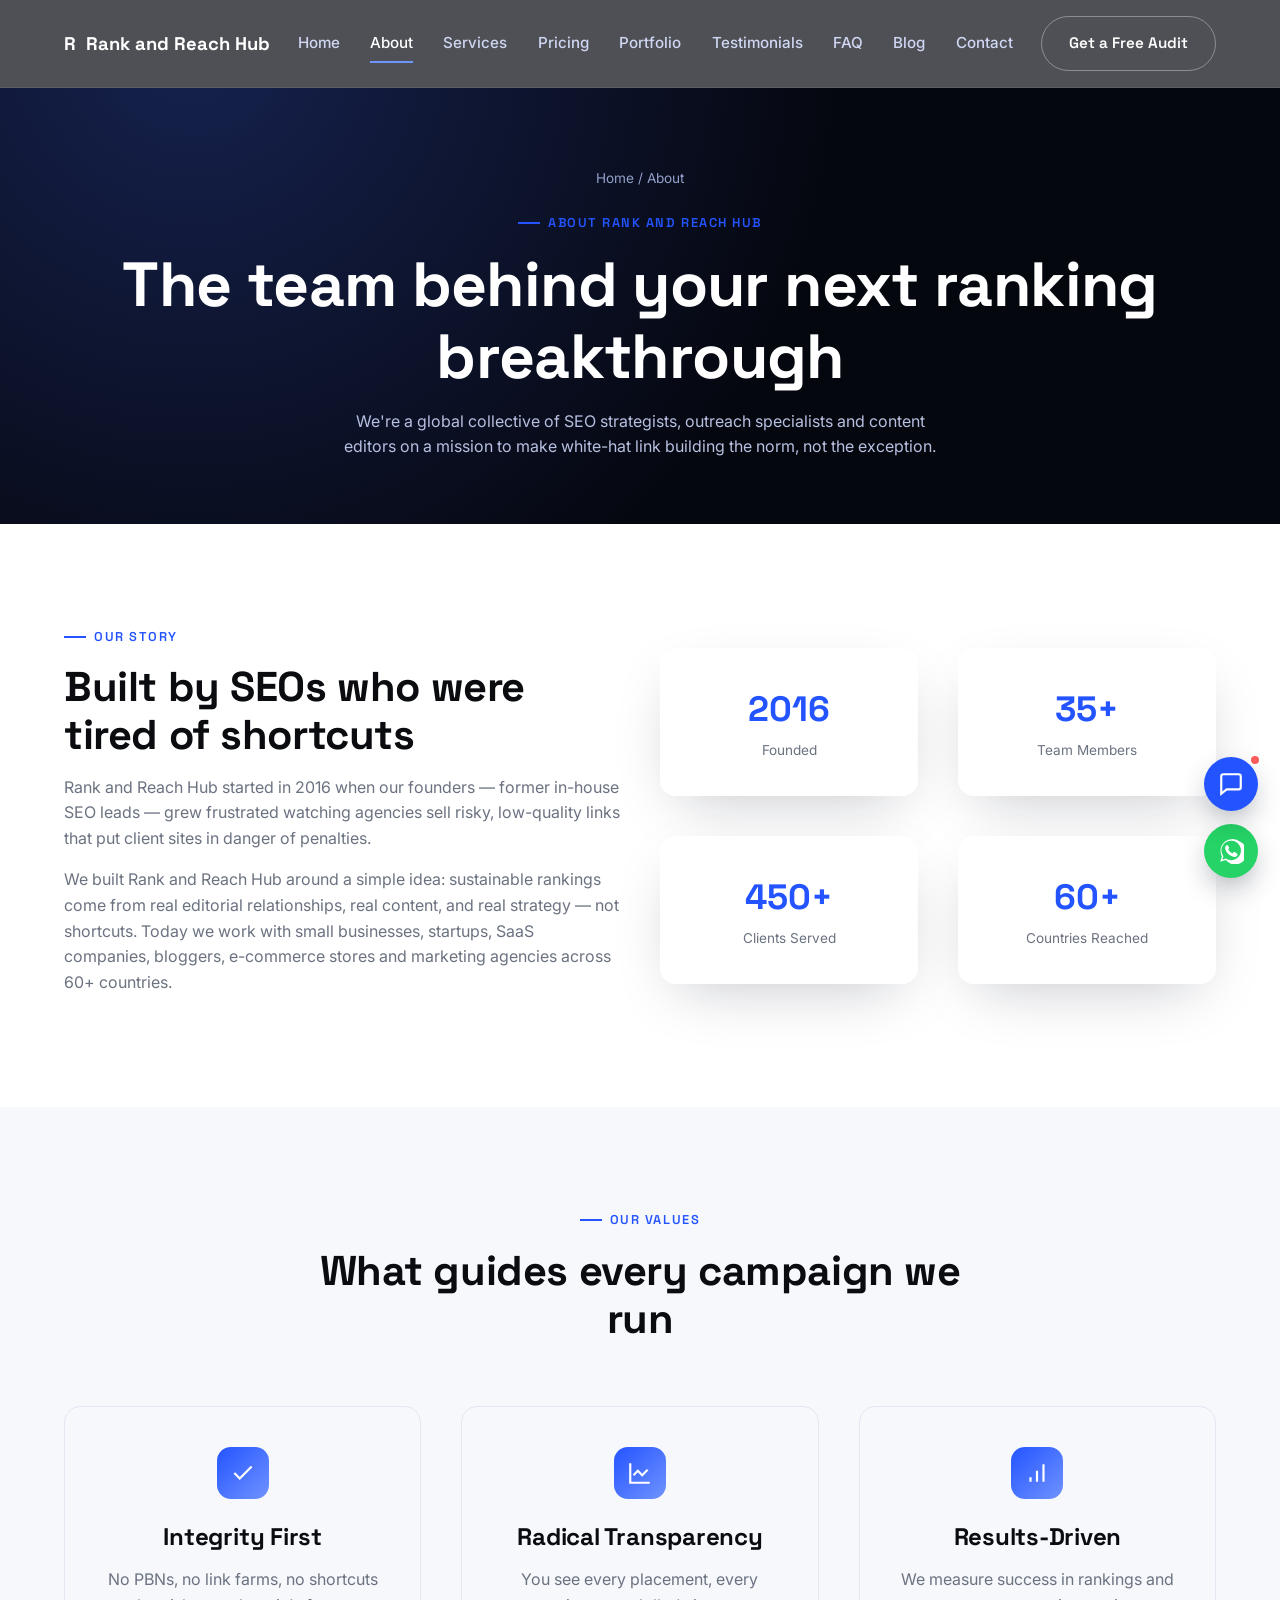
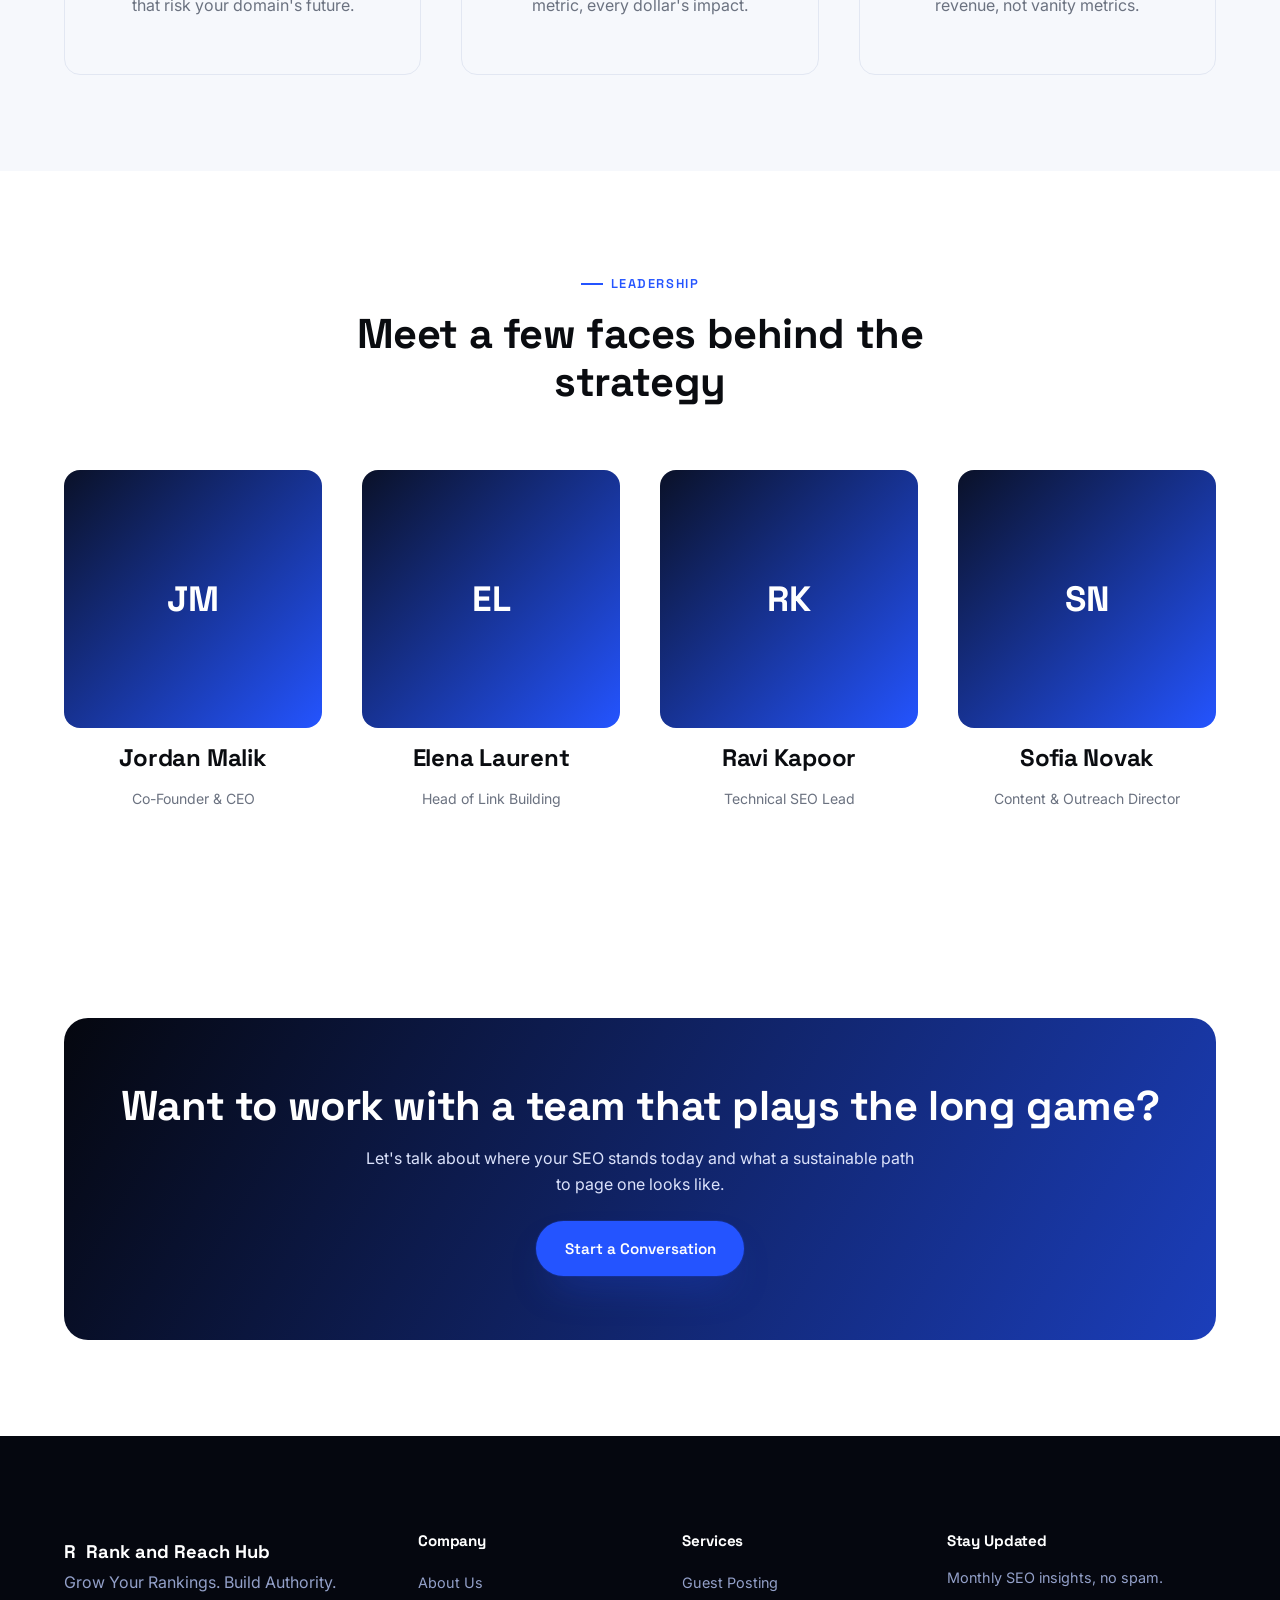
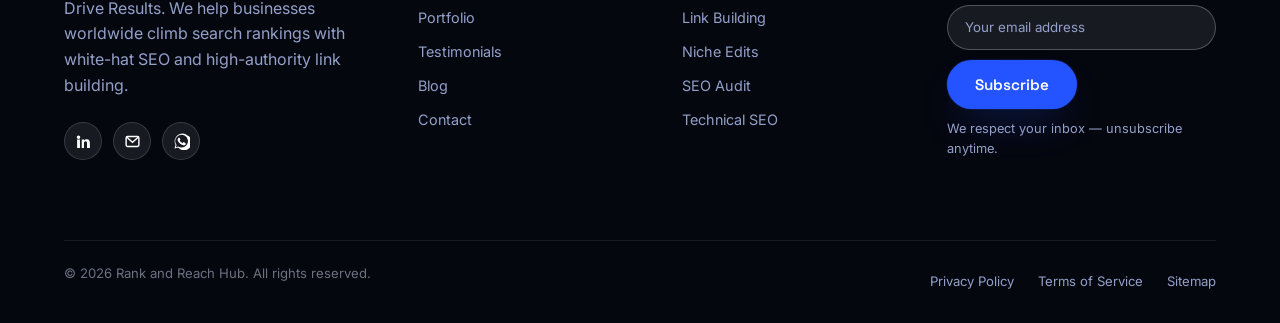
<file: about.html>
<!DOCTYPE html>
<html lang="en">
<head>
  <meta charset="UTF-8" />
  <meta name="viewport" content="width=device-width, initial-scale=1.0" />
  <title>About Us | Rank and Reach Hub SEO Agency</title>
  <meta name="description" content="Meet Rank and Reach Hub — a global team of SEO strategists and outreach specialists delivering white-hat guest posting, link building and technical SEO since 2016." />
  <meta name="keywords" content="SEO agency, guest posting, link building, niche edits, blogger outreach, SEO audit, on-page SEO, off-page SEO, local SEO, technical SEO, content marketing" />
  <meta name="author" content="Rank and Reach Hub" />
  <link rel="canonical" href="https://RankAndReachHub.com/about.html" />

  <!-- Open Graph -->
  <meta property="og:type" content="website" />
  <meta property="og:title" content="About Us | Rank and Reach Hub SEO Agency" />
  <meta property="og:description" content="Meet Rank and Reach Hub — a global team of SEO strategists and outreach specialists delivering white-hat guest posting, link building and technical SEO since 2016." />
  <meta property="og:url" content="https://RankAndReachHub.com/about.html" />
  <meta property="og:site_name" content="Rank and Reach Hub" />
  <meta property="og:image" content="https://RankAndReachHub.com/assets/og-image.jpg" />

  <!-- Twitter Card -->
  <meta name="twitter:card" content="summary_large_image" />
  <meta name="twitter:title" content="About Us | Rank and Reach Hub SEO Agency" />
  <meta name="twitter:description" content="Meet Rank and Reach Hub — a global team of SEO strategists and outreach specialists delivering white-hat guest posting, link building and technical SEO since 2016." />
  <meta name="twitter:image" content="https://RankAndReachHub.com/assets/og-image.jpg" />

  <!-- Favicon -->
  <link rel="icon" href="data:image/svg+xml,<svg xmlns=%22http://www.w3.org/2000/svg%22 viewBox=%220 0 100 100%22><rect width=%22100%22 height=%22100%22 rx=%2222%22 fill=%22%232454ff%22/><text x=%2250%22 y=%2266%22 font-size=%2255%22 fill=%22white%22 text-anchor=%22middle%22 font-family=%22Arial%22>R</text></svg>" />

  <!-- Fonts: Space Grotesk (display) + Inter (body) -->
  <link rel="preconnect" href="https://fonts.googleapis.com" />
  <link rel="preconnect" href="https://fonts.gstatic.com" crossorigin />
  <link href="https://fonts.googleapis.com/css2?family=Space+Grotesk:wght@500;600;700&family=Inter:wght@400;500;600;700&display=swap" rel="stylesheet" />

  <link rel="stylesheet" href="style.css" />

  <!-- Schema.org Organization markup -->
  <script type="application/ld+json">
  {
    "@context": "https://schema.org",
    "@type": "Organization",
    "name": "Rank and Reach Hub",
    "url": "https://RankAndReachHub.com",
    "logo": "https://RankAndReachHub.com/assets/logo.png",
    "description": "Rank and Reach Hub is an SEO agency offering guest posting, link building, niche edits, blogger outreach, SEO audits, and full-service search optimization for businesses worldwide.",
    "sameAs": [
      "https://www.linkedin.com/in/ali-raza-3a3469418"
    ],
    "contactPoint": {
      "@type": "ContactPoint",
      "email": "razaworkspro@gmail.com",
      "telephone": "+92-309-4999495",
      "contactType": "customer service"
    }
  }
  </script>
</head>
<body>
  <!-- Skip link for keyboard / screen-reader users -->
  <a class="skip-link" href="#main-content">Skip to main content</a>

  <!-- ======================= HEADER / STICKY NAVIGATION ======================= -->
  <header class="site-header">
    <nav class="navbar" aria-label="Primary">
      <a href="index.html" class="brand" aria-label="Rank and Reach Hub — Home">
        <span class="brand-mark" aria-hidden="true">R</span>
        Rank and Reach Hub
      </a>

      <div class="nav-links">
                <a href="index.html">Home</a>
        <a href="about.html" class="active">About</a>
        <a href="services.html">Services</a>
        <a href="pricing.html">Pricing</a>
        <a href="portfolio.html">Portfolio</a>
        <a href="testimonials.html">Testimonials</a>
        <a href="faq.html">FAQ</a>
        <a href="blog.html">Blog</a>
        <a href="contact.html">Contact</a>
      </div>

      <div class="nav-cta">
        <a href="contact.html" class="btn btn-outline">Get a Free Audit</a>
        <button class="nav-toggle" aria-label="Toggle menu" aria-expanded="false" aria-controls="mobile-menu">
          <span></span><span></span><span></span>
        </button>
      </div>
    </nav>

    <!-- Mobile menu panel, toggled via script.js -->
    <div class="mobile-menu" id="mobile-menu">
            <a href="index.html">Home</a>
      <a href="about.html" class="active">About</a>
      <a href="services.html">Services</a>
      <a href="pricing.html">Pricing</a>
      <a href="portfolio.html">Portfolio</a>
      <a href="testimonials.html">Testimonials</a>
      <a href="faq.html">FAQ</a>
      <a href="blog.html">Blog</a>
      <a href="contact.html">Contact</a>
      <a href="contact.html" class="btn btn-primary btn-block">Get a Free Audit</a>
    </div>
  </header>

  <main id="main-content">

    <section class="page-hero">
      <div class="container">
        <p class="breadcrumb"><a href="index.html">Home</a> / About</p>
        <span class="eyebrow" style="justify-content:center;">About Rank and Reach Hub</span>
        <h1>The team behind your next ranking breakthrough</h1>
        <p style="max-width:600px;margin:0 auto;color:#b7c0e0;">We're a global collective of SEO strategists, outreach specialists and content editors on a mission to make white-hat link building the norm, not the exception.</p>
      </div>
    </section>

    <section>
      <div class="container grid grid-2" style="align-items:center;">
        <div class="reveal">
          <span class="eyebrow">Our Story</span>
          <h2>Built by SEOs who were tired of shortcuts</h2>
          <p>Rank and Reach Hub started in 2016 when our founders — former in-house SEO leads — grew frustrated watching agencies sell risky, low-quality links that put client sites in danger of penalties.</p>
          <p>We built Rank and Reach Hub around a simple idea: sustainable rankings come from real editorial relationships, real content, and real strategy — not shortcuts. Today we work with small businesses, startups, SaaS companies, bloggers, e-commerce stores and marketing agencies across 60+ countries.</p>
        </div>
        <div class="grid grid-2 reveal reveal-delay-1">
          <div class="stat-block glass-light" style="padding:2rem 1rem;border-radius:16px;"><strong>2016</strong><span>Founded</span></div>
          <div class="stat-block glass-light" style="padding:2rem 1rem;border-radius:16px;"><strong>35+</strong><span>Team Members</span></div>
          <div class="stat-block glass-light" style="padding:2rem 1rem;border-radius:16px;"><strong>450+</strong><span>Clients Served</span></div>
          <div class="stat-block glass-light" style="padding:2rem 1rem;border-radius:16px;"><strong>60+</strong><span>Countries Reached</span></div>
        </div>
      </div>
    </section>

    <section class="section-alt">
      <div class="container">
        <div class="section-head reveal">
          <span class="eyebrow">Our Values</span>
          <h2>What guides every campaign we run</h2>
        </div>
        <div class="grid grid-3">
          <div class="value-card reveal">
            <div class="service-icon" style="margin-inline:auto;"><svg viewBox="0 0 24 24" fill="none" stroke="currentColor" stroke-width="2"><path d="M20 6 9 17l-5-5"/></svg></div>
            <h3>Integrity First</h3>
            <p>No PBNs, no link farms, no shortcuts that risk your domain's future.</p>
          </div>
          <div class="value-card reveal reveal-delay-1">
            <div class="service-icon" style="margin-inline:auto;"><svg viewBox="0 0 24 24" fill="none" stroke="currentColor" stroke-width="2"><path d="M3 3v18h18"/><path d="m19 9-5 5-4-4-4 4"/></svg></div>
            <h3>Radical Transparency</h3>
            <p>You see every placement, every metric, every dollar's impact.</p>
          </div>
          <div class="value-card reveal reveal-delay-2">
            <div class="service-icon" style="margin-inline:auto;"><svg viewBox="0 0 24 24" fill="none" stroke="currentColor" stroke-width="2"><path d="M12 20V10M18 20V4M6 20v-4"/></svg></div>
            <h3>Results-Driven</h3>
            <p>We measure success in rankings and revenue, not vanity metrics.</p>
          </div>
        </div>
      </div>
    </section>

    <section>
      <div class="container">
        <div class="section-head reveal">
          <span class="eyebrow">Leadership</span>
          <h2>Meet a few faces behind the strategy</h2>
        </div>
        <div class="grid grid-4">
          <div class="team-card reveal">
            <div class="team-photo">JM</div>
            <h3>Jordan Malik</h3>
            <p style="font-size:0.88rem;">Co-Founder &amp; CEO</p>
          </div>
          <div class="team-card reveal reveal-delay-1">
            <div class="team-photo">EL</div>
            <h3>Elena Laurent</h3>
            <p style="font-size:0.88rem;">Head of Link Building</p>
          </div>
          <div class="team-card reveal reveal-delay-2">
            <div class="team-photo">RK</div>
            <h3>Ravi Kapoor</h3>
            <p style="font-size:0.88rem;">Technical SEO Lead</p>
          </div>
          <div class="team-card reveal reveal-delay-3">
            <div class="team-photo">SN</div>
            <h3>Sofia Novak</h3>
            <p style="font-size:0.88rem;">Content &amp; Outreach Director</p>
          </div>
        </div>
      </div>
    </section>

    <section class="cta-wrap">
      <div class="container">
        <div class="cta-band reveal">
          <h2>Want to work with a team that plays the long game?</h2>
          <p>Let's talk about where your SEO stands today and what a sustainable path to page one looks like.</p>
          <div class="cta-actions">
            <a href="contact.html" class="btn btn-primary">Start a Conversation</a>
          </div>
        </div>
      </div>
    </section>

  </main>
  <!-- ================================ FOOTER ================================ -->
  <footer class="site-footer">
    <div class="container">
      <div class="footer-grid">
        <div class="footer-brand">
          <a href="index.html" class="brand" aria-label="Rank and Reach Hub — Home">
            <span class="brand-mark" aria-hidden="true">R</span>
            Rank and Reach Hub
          </a>
          <p>Grow Your Rankings. Build Authority. Drive Results. We help businesses worldwide climb search rankings with white-hat SEO and high-authority link building.</p>
          <div class="social-row" aria-label="Social media links">
        <a href="https://www.linkedin.com/in/ali-raza-3a3469418" class="social-icon" aria-label="Rank and Reach Hub on LinkedIn" target="_blank" rel="noopener noreferrer">
          <svg viewBox="0 0 24 24" fill="currentColor"><path d="M4.98 3.5a2.5 2.5 0 1 1 0 5 2.5 2.5 0 0 1 0-5ZM3 9h4v12H3zM9.5 9H13v1.7h.05c.5-.9 1.7-1.9 3.5-1.9 3.7 0 4.45 2.4 4.45 5.6V21H17v-6c0-1.4 0-3.2-2-3.2s-2.3 1.5-2.3 3.1V21H9.5Z"/></svg>
        </a>
        <a href="mailto:razaworkspro@gmail.com" class="social-icon" aria-label="Email Rank and Reach Hub">
          <svg viewBox="0 0 24 24" fill="none" stroke="currentColor" stroke-width="2"><rect x="3" y="5" width="18" height="14" rx="2"/><path d="m4 6 8 7 8-7"/></svg>
        </a>
        <a href="https://wa.me/923094999495" class="social-icon" aria-label="Message Rank and Reach Hub on WhatsApp" target="_blank" rel="noopener noreferrer">
          <svg viewBox="0 0 24 24" fill="currentColor"><path d="M20.5 3.5A11 11 0 0 0 3.6 17L2 22l5.2-1.6A11 11 0 1 0 20.5 3.5Zm-8.5 17a9 9 0 0 1-4.6-1.3l-.3-.2-3.1 1 1-3-.2-.3A9 9 0 1 1 12 20.5Zm5-6.7c-.3-.1-1.6-.8-1.9-.9-.2-.1-.4-.1-.6.1-.2.3-.7.9-.8 1-.2.2-.3.2-.5.1a7.3 7.3 0 0 1-3.6-3.2c-.3-.5.3-.5.7-1.6.1-.2 0-.4 0-.5L9.4 7.1c-.2-.5-.4-.4-.6-.4h-.5c-.2 0-.5.1-.7.3-.2.3-1 1-1 2.4s1 2.8 1.1 3c.1.2 2 3.1 4.9 4.3.7.3 1.2.5 1.6.6.7.2 1.3.2 1.8.1.6-.1 1.6-.7 1.8-1.3.2-.6.2-1.1.2-1.3-.1-.1-.3-.2-.5-.3Z"/></svg>
        </a>

          </div>
        </div>

        <div class="footer-col">
          <h4>Company</h4>
          <a href="about.html">About Us</a>
          <a href="portfolio.html">Portfolio</a>
          <a href="testimonials.html">Testimonials</a>
          <a href="blog.html">Blog</a>
          <a href="contact.html">Contact</a>
        </div>

        <div class="footer-col">
          <h4>Services</h4>
          <a href="services.html#guest-posting">Guest Posting</a>
          <a href="services.html#link-building">Link Building</a>
          <a href="services.html#niche-edits">Niche Edits</a>
          <a href="services.html#seo-audit">SEO Audit</a>
          <a href="services.html#technical-seo">Technical SEO</a>
        </div>

        <div class="footer-col">
          <h4>Stay Updated</h4>
          <p style="color:#93a0c9;font-size:0.9rem;">Monthly SEO insights, no spam.</p>
          <form class="newsletter-form" novalidate>
            <div class="newsletter-box">
              <label for="footer-newsletter-email" class="sr-only">Email address</label>
              <input type="email" id="footer-newsletter-email" placeholder="Your email address" required />
              <button type="submit" class="btn btn-primary">Subscribe</button>
            </div>
            <p class="form-note">We respect your inbox — unsubscribe anytime.</p>
          </form>
        </div>
      </div>

      <div class="footer-bottom">
        <p>&copy; 2026 Rank and Reach Hub. All rights reserved.</p>
        <div class="flex gap-md">
          <a href="#">Privacy Policy</a>
          <a href="#">Terms of Service</a>
          <a href="#">Sitemap</a>
        </div>
      </div>
    </div>
  </footer>
  <!-- ============================ FLOATING WIDGETS ============================ -->
  <div class="float-stack">
    <button class="float-btn back-to-top" aria-label="Back to top">
      <svg viewBox="0 0 24 24" fill="none" stroke="currentColor" stroke-width="2"><path d="M12 19V5M5 12l7-7 7 7"/></svg>
    </button>
    <button class="float-btn chat-btn" aria-label="Open live chat" aria-haspopup="dialog">
      <span class="ping" aria-hidden="true"></span>
      <svg viewBox="0 0 24 24" fill="none" stroke="currentColor" stroke-width="2"><path d="M21 15a2 2 0 0 1-2 2H8l-5 4V5a2 2 0 0 1 2-2h14a2 2 0 0 1 2 2z"/></svg>
    </button>
    <a class="float-btn whatsapp-btn" aria-label="Chat with us on WhatsApp" href="https://wa.me/923094999495" target="_blank" rel="noopener noreferrer">
      <svg viewBox="0 0 24 24" fill="currentColor"><path d="M20.5 3.5A11 11 0 0 0 3.6 17L2 22l5.2-1.6A11 11 0 1 0 20.5 3.5Zm-8.5 17a9 9 0 0 1-4.6-1.3l-.3-.2-3.1 1 1-3-.2-.3A9 9 0 1 1 12 20.5Zm5-6.7c-.3-.1-1.6-.8-1.9-.9-.2-.1-.4-.1-.6.1-.2.3-.7.9-.8 1-.2.2-.3.2-.5.1a7.3 7.3 0 0 1-3.6-3.2c-.3-.5.3-.5.7-1.6.1-.2 0-.4 0-.5L9.4 7.1c-.2-.5-.4-.4-.6-.4h-.5c-.2 0-.5.1-.7.3-.2.3-1 1-1 2.4s1 2.8 1.1 3c.1.2 2 3.1 4.9 4.3.7.3 1.2.5 1.6.6.7.2 1.3.2 1.8.1.6-.1 1.6-.7 1.8-1.3.2-.6.2-1.1.2-1.3-.1-.1-.3-.2-.5-.3Z"/></svg>
    </a>
  </div>

  <!-- Live chat placeholder panel — swap for a real provider embed (Tawk.to, Crisp, Intercom) later -->
  <div class="chat-panel" role="dialog" aria-label="Live chat">
    <div class="chat-panel-head">
      <strong>Rank and Reach Hub</strong>
      <button class="chat-panel-close" aria-label="Close chat">&times;</button>
    </div>
    <div class="chat-panel-body">
      <p>👋 Hi there! This is a placeholder live-chat widget. Connect your preferred chat provider here to talk with visitors in real time.</p>
      <a href="contact.html" class="btn btn-dark btn-block">Send us a message instead</a>
    </div>
  </div>

  <script src="script.js"></script>
</body>
</html>
</file>
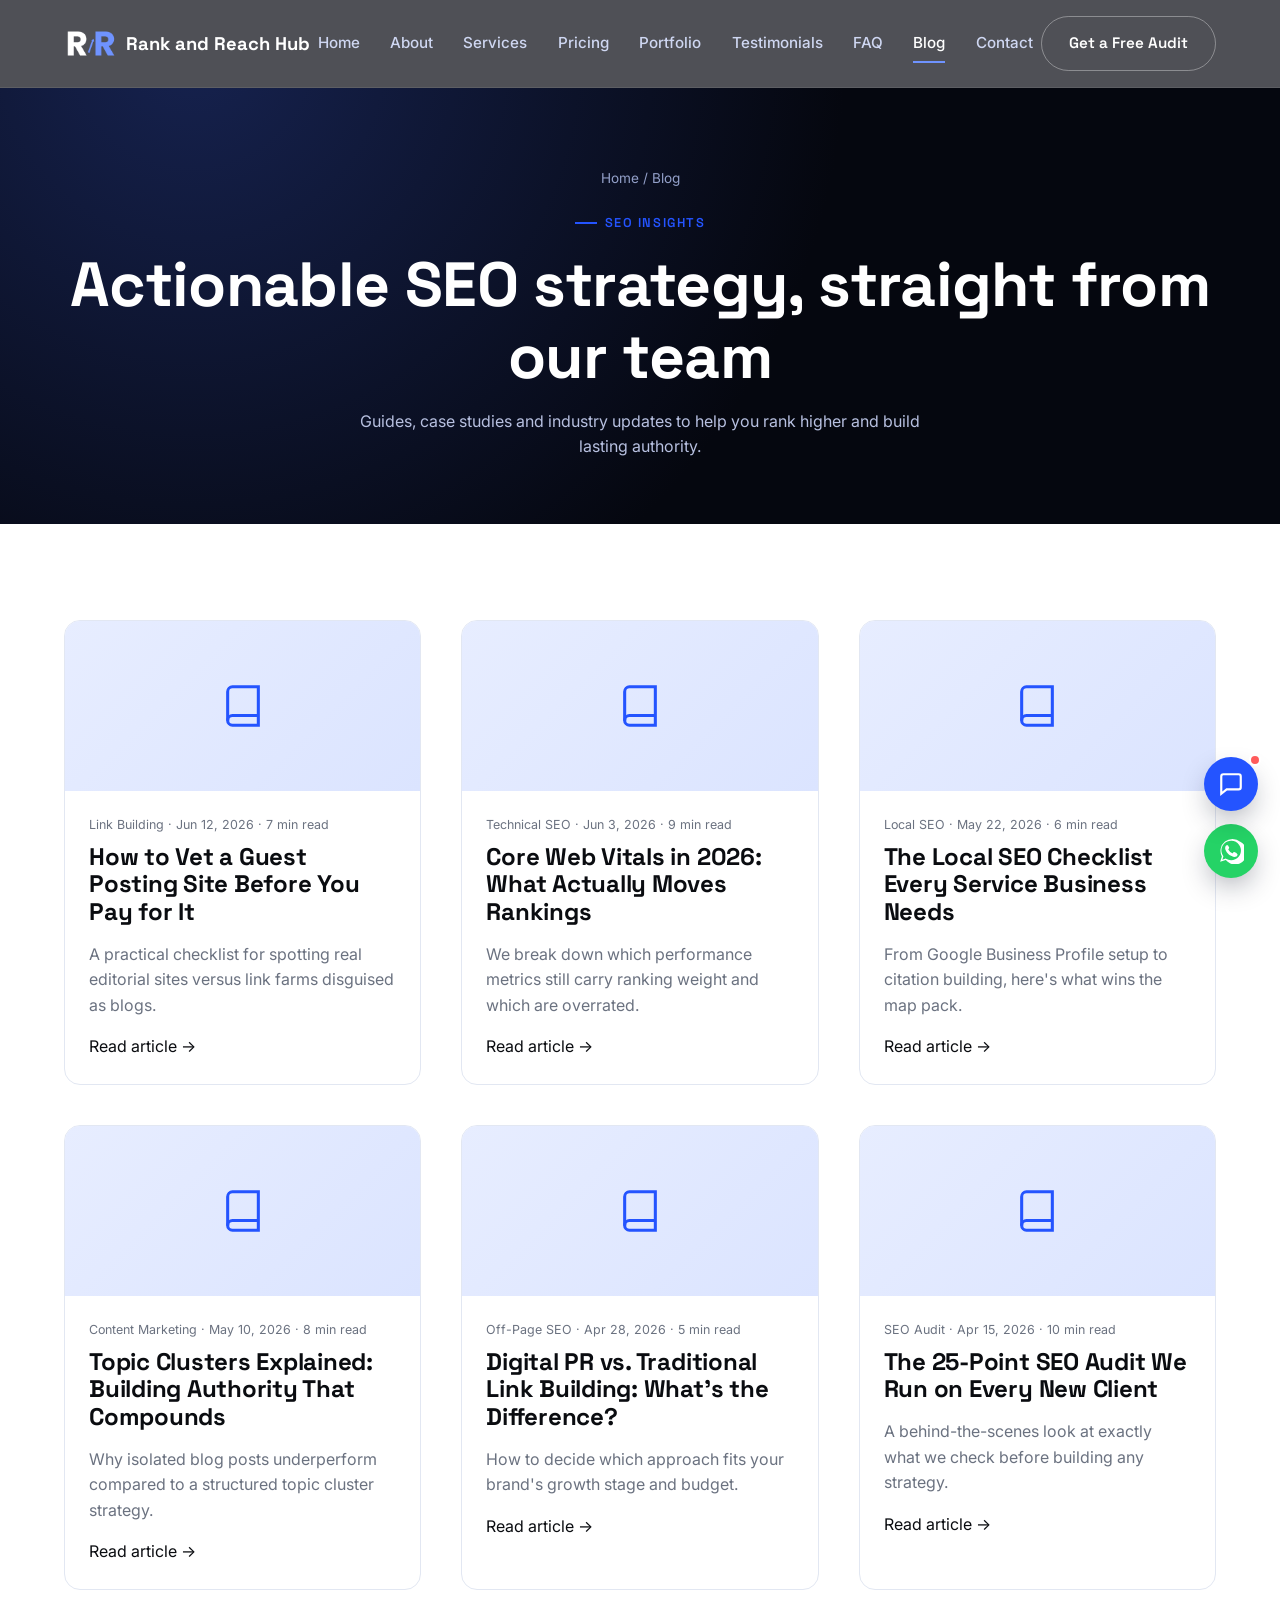
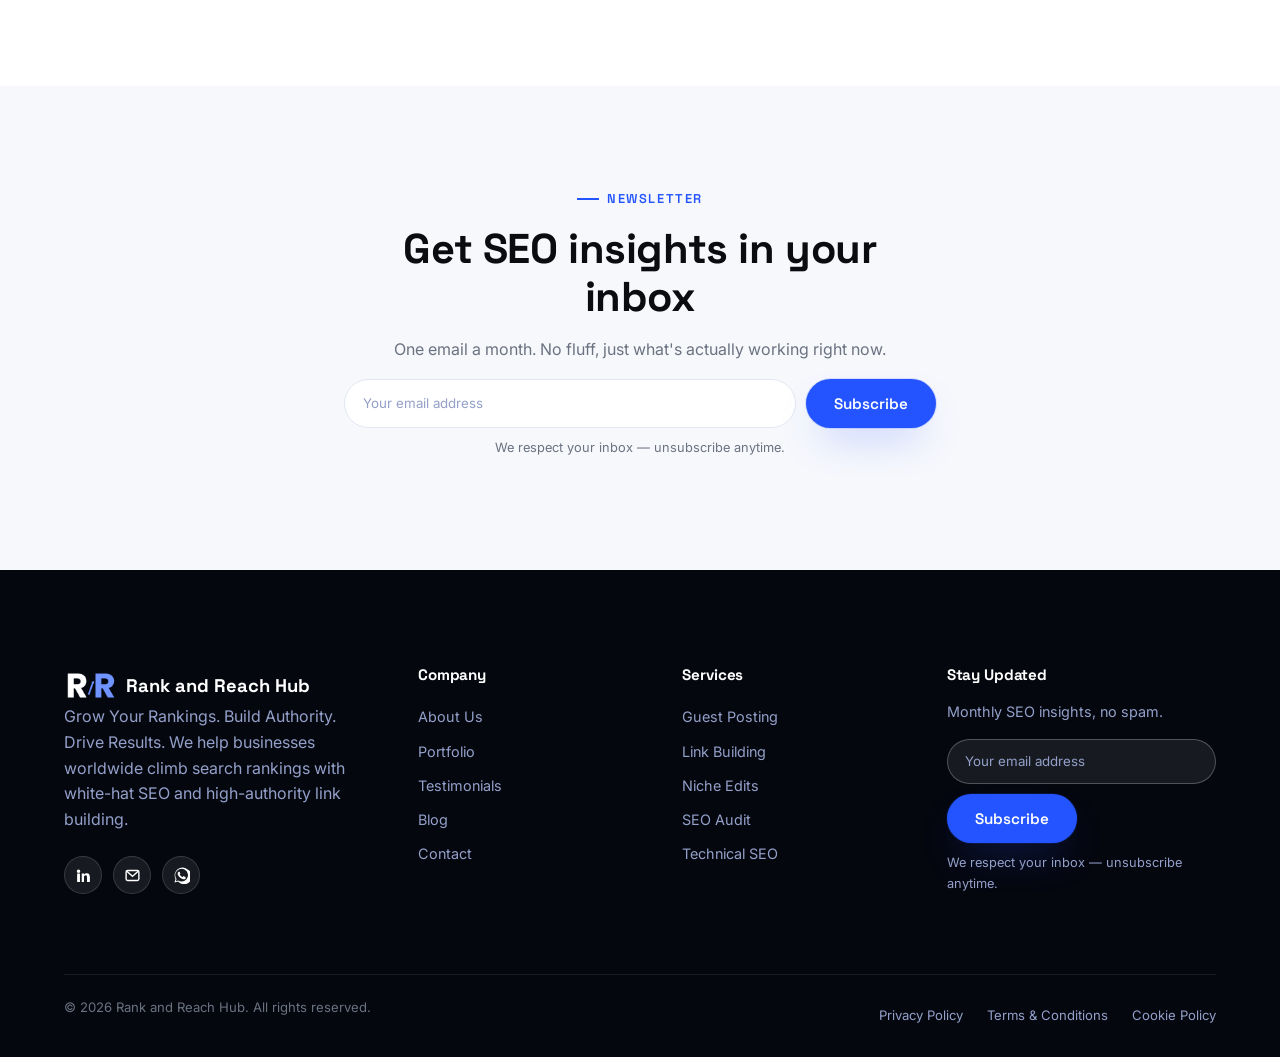
<file: blog.html>
<!DOCTYPE html>
<html lang="en">
<head>
  <meta charset="UTF-8" />
  <meta name="viewport" content="width=device-width, initial-scale=1.0" />
  <title>SEO Blog | Rank and Reach Hub</title>
  <meta name="description" content="Read the Rank and Reach Hub blog for SEO guides, link building strategy, technical SEO tips and case studies from our agency team." />
  <meta name="keywords" content="SEO agency, guest posting, link building, niche edits, blogger outreach, SEO audit, on-page SEO, off-page SEO, local SEO, technical SEO, content marketing" />
  <meta name="author" content="Rank and Reach Hub" />
  <link rel="canonical" href="https://RankAndReachHub.com/blog.html" />

  <!-- Open Graph -->
  <meta property="og:type" content="website" />
  <meta property="og:title" content="SEO Blog | Rank and Reach Hub" />
  <meta property="og:description" content="Read the Rank and Reach Hub blog for SEO guides, link building strategy, technical SEO tips and case studies from our agency team." />
  <meta property="og:url" content="https://RankAndReachHub.com/blog.html" />
  <meta property="og:site_name" content="Rank and Reach Hub" />
  <meta property="og:image" content="https://RankAndReachHub.com/assets/og-image.jpg" />

  <!-- Twitter Card -->
  <meta name="twitter:card" content="summary_large_image" />
  <meta name="twitter:title" content="SEO Blog | Rank and Reach Hub" />
  <meta name="twitter:description" content="Read the Rank and Reach Hub blog for SEO guides, link building strategy, technical SEO tips and case studies from our agency team." />
  <meta name="twitter:image" content="https://RankAndReachHub.com/assets/og-image.jpg" />

  <!-- Favicon -->
  <link rel="icon" type="image/png" href="assets/favicon.png"/>
  <link rel="apple-touch-icon" href="assets/favicon.png"/>

  <!-- Fonts: Space Grotesk (display) + Inter (body) -->
  <link rel="preconnect" href="https://fonts.googleapis.com" />
  <link rel="preconnect" href="https://fonts.gstatic.com" crossorigin />
  <link href="https://fonts.googleapis.com/css2?family=Space+Grotesk:wght@500;600;700&family=Inter:wght@400;500;600;700&display=swap" rel="stylesheet" />

  <link rel="stylesheet" href="style.css" />

  <!-- Schema.org Organization markup -->
  <script type="application/ld+json">
  {
    "@context": "https://schema.org",
    "@type": "Organization",
    "name": "Rank and Reach Hub",
    "url": "https://RankAndReachHub.com",
    "logo": "https://RankAndReachHub.com/assets/logo.png",
    "description": "Rank and Reach Hub is an SEO agency offering guest posting, link building, niche edits, blogger outreach, SEO audits, and full-service search optimization for businesses worldwide.",
    "sameAs": [
      "https://www.linkedin.com/in/ali-raza-3a3469418"
    ],
    "contactPoint": {
      "@type": "ContactPoint",
      "email": "razaworkspro@gmail.com",
      "telephone": "+92-309-4999495",
      "contactType": "customer service"
    }
  }
  </script>
</head>
<body>
  <!-- Skip link for keyboard / screen-reader users -->
  <a class="skip-link" href="#main-content">Skip to main content</a>

  <!-- ======================= HEADER / STICKY NAVIGATION ======================= -->
  <header class="site-header">
    <nav class="navbar" aria-label="Primary">
      <a href="index.html" class="brand" aria-label="Rank and Reach Hub — Home">
        <img src="assets/logo-icon.png" alt="Rank and Reach Hub logo" class="brand-mark" width="38" height="26" loading="lazy"/>
        Rank and Reach Hub
      </a>

      <div class="nav-links">
                <a href="index.html">Home</a>
        <a href="about.html">About</a>
        <a href="services.html">Services</a>
        <a href="pricing.html">Pricing</a>
        <a href="portfolio.html">Portfolio</a>
        <a href="testimonials.html">Testimonials</a>
        <a href="faq.html">FAQ</a>
        <a href="blog.html" class="active">Blog</a>
        <a href="contact.html">Contact</a>
      </div>

      <div class="nav-cta">
        <a href="contact.html" class="btn btn-outline">Get a Free Audit</a>
        <button class="nav-toggle" aria-label="Toggle menu" aria-expanded="false" aria-controls="mobile-menu">
          <span></span><span></span><span></span>
        </button>
      </div>
    </nav>

    <!-- Mobile menu panel, toggled via script.js -->
    <div class="mobile-menu" id="mobile-menu">
            <a href="index.html">Home</a>
      <a href="about.html">About</a>
      <a href="services.html">Services</a>
      <a href="pricing.html">Pricing</a>
      <a href="portfolio.html">Portfolio</a>
      <a href="testimonials.html">Testimonials</a>
      <a href="faq.html">FAQ</a>
      <a href="blog.html" class="active">Blog</a>
      <a href="contact.html">Contact</a>
      <a href="contact.html" class="btn btn-primary btn-block">Get a Free Audit</a>
    </div>
  </header>

  <main id="main-content">

    <section class="page-hero">
      <div class="container">
        <p class="breadcrumb"><a href="index.html">Home</a> / Blog</p>
        <span class="eyebrow" style="justify-content:center;">SEO Insights</span>
        <h1>Actionable SEO strategy, straight from our team</h1>
        <p style="max-width:600px;margin:0 auto;color:#b7c0e0;">Guides, case studies and industry updates to help you rank higher and build lasting authority.</p>
      </div>
    </section>

    <section>
      <div class="container">
        <div class="grid grid-3">

          <article class="blog-card reveal">
            <div class="blog-media"><svg viewBox="0 0 24 24" fill="none" stroke="currentColor" stroke-width="1.6"><path d="M4 19.5A2.5 2.5 0 0 1 6.5 17H20"/><path d="M6.5 2H20v20H6.5A2.5 2.5 0 0 1 4 19.5v-15A2.5 2.5 0 0 1 6.5 2Z"/></svg></div>
            <div class="blog-body">
              <p class="blog-meta">Link Building &middot; Jun 12, 2026 &middot; 7 min read</p>
              <h3><a href="#">How to Vet a Guest Posting Site Before You Pay for It</a></h3>
              <p>A practical checklist for spotting real editorial sites versus link farms disguised as blogs.</p>
              <a href="#" class="card-link">Read article →</a>
            </div>
          </article>

          <article class="blog-card reveal">
            <div class="blog-media"><svg viewBox="0 0 24 24" fill="none" stroke="currentColor" stroke-width="1.6"><path d="M4 19.5A2.5 2.5 0 0 1 6.5 17H20"/><path d="M6.5 2H20v20H6.5A2.5 2.5 0 0 1 4 19.5v-15A2.5 2.5 0 0 1 6.5 2Z"/></svg></div>
            <div class="blog-body">
              <p class="blog-meta">Technical SEO &middot; Jun 3, 2026 &middot; 9 min read</p>
              <h3><a href="#">Core Web Vitals in 2026: What Actually Moves Rankings</a></h3>
              <p>We break down which performance metrics still carry ranking weight and which are overrated.</p>
              <a href="#" class="card-link">Read article →</a>
            </div>
          </article>

          <article class="blog-card reveal">
            <div class="blog-media"><svg viewBox="0 0 24 24" fill="none" stroke="currentColor" stroke-width="1.6"><path d="M4 19.5A2.5 2.5 0 0 1 6.5 17H20"/><path d="M6.5 2H20v20H6.5A2.5 2.5 0 0 1 4 19.5v-15A2.5 2.5 0 0 1 6.5 2Z"/></svg></div>
            <div class="blog-body">
              <p class="blog-meta">Local SEO &middot; May 22, 2026 &middot; 6 min read</p>
              <h3><a href="#">The Local SEO Checklist Every Service Business Needs</a></h3>
              <p>From Google Business Profile setup to citation building, here's what wins the map pack.</p>
              <a href="#" class="card-link">Read article →</a>
            </div>
          </article>

          <article class="blog-card reveal">
            <div class="blog-media"><svg viewBox="0 0 24 24" fill="none" stroke="currentColor" stroke-width="1.6"><path d="M4 19.5A2.5 2.5 0 0 1 6.5 17H20"/><path d="M6.5 2H20v20H6.5A2.5 2.5 0 0 1 4 19.5v-15A2.5 2.5 0 0 1 6.5 2Z"/></svg></div>
            <div class="blog-body">
              <p class="blog-meta">Content Marketing &middot; May 10, 2026 &middot; 8 min read</p>
              <h3><a href="#">Topic Clusters Explained: Building Authority That Compounds</a></h3>
              <p>Why isolated blog posts underperform compared to a structured topic cluster strategy.</p>
              <a href="#" class="card-link">Read article →</a>
            </div>
          </article>

          <article class="blog-card reveal">
            <div class="blog-media"><svg viewBox="0 0 24 24" fill="none" stroke="currentColor" stroke-width="1.6"><path d="M4 19.5A2.5 2.5 0 0 1 6.5 17H20"/><path d="M6.5 2H20v20H6.5A2.5 2.5 0 0 1 4 19.5v-15A2.5 2.5 0 0 1 6.5 2Z"/></svg></div>
            <div class="blog-body">
              <p class="blog-meta">Off-Page SEO &middot; Apr 28, 2026 &middot; 5 min read</p>
              <h3><a href="#">Digital PR vs. Traditional Link Building: What's the Difference?</a></h3>
              <p>How to decide which approach fits your brand's growth stage and budget.</p>
              <a href="#" class="card-link">Read article →</a>
            </div>
          </article>

          <article class="blog-card reveal">
            <div class="blog-media"><svg viewBox="0 0 24 24" fill="none" stroke="currentColor" stroke-width="1.6"><path d="M4 19.5A2.5 2.5 0 0 1 6.5 17H20"/><path d="M6.5 2H20v20H6.5A2.5 2.5 0 0 1 4 19.5v-15A2.5 2.5 0 0 1 6.5 2Z"/></svg></div>
            <div class="blog-body">
              <p class="blog-meta">SEO Audit &middot; Apr 15, 2026 &middot; 10 min read</p>
              <h3><a href="#">The 25-Point SEO Audit We Run on Every New Client</a></h3>
              <p>A behind-the-scenes look at exactly what we check before building any strategy.</p>
              <a href="#" class="card-link">Read article →</a>
            </div>
          </article>

        </div>
      </div>
    </section>

    <section class="section-alt">
      <div class="container" style="max-width:640px;text-align:center;">
        <span class="eyebrow" style="justify-content:center;">Newsletter</span>
        <h2>Get SEO insights in your inbox</h2>
        <p>One email a month. No fluff, just what's actually working right now.</p>
        <form class="newsletter-form" novalidate>
          <div class="newsletter-box" style="justify-content:center;">
            <label for="blog-newsletter-email" class="sr-only">Email address</label>
            <input type="email" id="blog-newsletter-email" placeholder="Your email address" required style="color:var(--ink);background:var(--white);border-color:var(--gray-200);" />
            <button type="submit" class="btn btn-primary">Subscribe</button>
          </div>
          <p class="form-note" style="color:var(--gray-500);">We respect your inbox — unsubscribe anytime.</p>
        </form>
      </div>
    </section>

  </main>
  <!-- ================================ FOOTER ================================ -->
  <footer class="site-footer">
    <div class="container">
      <div class="footer-grid">
        <div class="footer-brand">
          <a href="index.html" class="brand" aria-label="Rank and Reach Hub — Home">
            <img src="assets/logo-icon.png" alt="Rank and Reach Hub logo" class="brand-mark" width="38" height="26" loading="lazy"/>
            Rank and Reach Hub
          </a>
          <p>Grow Your Rankings. Build Authority. Drive Results. We help businesses worldwide climb search rankings with white-hat SEO and high-authority link building.</p>
          <div class="social-row" aria-label="Social media links">
        <a href="https://www.linkedin.com/in/ali-raza-3a3469418" class="social-icon" aria-label="Rank and Reach Hub on LinkedIn" target="_blank" rel="noopener noreferrer">
          <svg viewBox="0 0 24 24" fill="currentColor"><path d="M4.98 3.5a2.5 2.5 0 1 1 0 5 2.5 2.5 0 0 1 0-5ZM3 9h4v12H3zM9.5 9H13v1.7h.05c.5-.9 1.7-1.9 3.5-1.9 3.7 0 4.45 2.4 4.45 5.6V21H17v-6c0-1.4 0-3.2-2-3.2s-2.3 1.5-2.3 3.1V21H9.5Z"/></svg>
        </a>
        <a href="mailto:razaworkspro@gmail.com" class="social-icon" aria-label="Email Rank and Reach Hub">
          <svg viewBox="0 0 24 24" fill="none" stroke="currentColor" stroke-width="2"><rect x="3" y="5" width="18" height="14" rx="2"/><path d="m4 6 8 7 8-7"/></svg>
        </a>
        <a href="https://wa.me/923094999495" class="social-icon" aria-label="Message Rank and Reach Hub on WhatsApp" target="_blank" rel="noopener noreferrer">
          <svg viewBox="0 0 24 24" fill="currentColor"><path d="M20.5 3.5A11 11 0 0 0 3.6 17L2 22l5.2-1.6A11 11 0 1 0 20.5 3.5Zm-8.5 17a9 9 0 0 1-4.6-1.3l-.3-.2-3.1 1 1-3-.2-.3A9 9 0 1 1 12 20.5Zm5-6.7c-.3-.1-1.6-.8-1.9-.9-.2-.1-.4-.1-.6.1-.2.3-.7.9-.8 1-.2.2-.3.2-.5.1a7.3 7.3 0 0 1-3.6-3.2c-.3-.5.3-.5.7-1.6.1-.2 0-.4 0-.5L9.4 7.1c-.2-.5-.4-.4-.6-.4h-.5c-.2 0-.5.1-.7.3-.2.3-1 1-1 2.4s1 2.8 1.1 3c.1.2 2 3.1 4.9 4.3.7.3 1.2.5 1.6.6.7.2 1.3.2 1.8.1.6-.1 1.6-.7 1.8-1.3.2-.6.2-1.1.2-1.3-.1-.1-.3-.2-.5-.3Z"/></svg>
        </a>

          </div>
        </div>

        <div class="footer-col">
          <h4>Company</h4>
          <a href="about.html">About Us</a>
          <a href="portfolio.html">Portfolio</a>
          <a href="testimonials.html">Testimonials</a>
          <a href="blog.html">Blog</a>
          <a href="contact.html">Contact</a>
        </div>

        <div class="footer-col">
          <h4>Services</h4>
          <a href="services.html#guest-posting">Guest Posting</a>
          <a href="services.html#link-building">Link Building</a>
          <a href="services.html#niche-edits">Niche Edits</a>
          <a href="services.html#seo-audit">SEO Audit</a>
          <a href="services.html#technical-seo">Technical SEO</a>
        </div>

        <div class="footer-col">
          <h4>Stay Updated</h4>
          <p style="color:#93a0c9;font-size:0.9rem;">Monthly SEO insights, no spam.</p>
          <form class="newsletter-form" novalidate>
            <div class="newsletter-box">
              <label for="footer-newsletter-email" class="sr-only">Email address</label>
              <input type="email" id="footer-newsletter-email" placeholder="Your email address" required />
              <button type="submit" class="btn btn-primary">Subscribe</button>
            </div>
            <p class="form-note">We respect your inbox — unsubscribe anytime.</p>
          </form>
        </div>
      </div>

      <div class="footer-bottom">
        <p>&copy; 2026 Rank and Reach Hub. All rights reserved.</p>
        <div class="flex gap-md">
          <a href="privacy-policy.html">Privacy Policy</a>
          <a href="terms-and-conditions.html">Terms &amp; Conditions</a>
          <a href="cookie-policy.html">Cookie Policy</a>
        </div>
      </div>
    </div>
  </footer>
  <!-- ============================ FLOATING WIDGETS ============================ -->
  <div class="float-stack">
    <button class="float-btn back-to-top" aria-label="Back to top">
      <svg viewBox="0 0 24 24" fill="none" stroke="currentColor" stroke-width="2"><path d="M12 19V5M5 12l7-7 7 7"/></svg>
    </button>
    <button class="float-btn chat-btn" aria-label="Open live chat" aria-haspopup="dialog">
      <span class="ping" aria-hidden="true"></span>
      <svg viewBox="0 0 24 24" fill="none" stroke="currentColor" stroke-width="2"><path d="M21 15a2 2 0 0 1-2 2H8l-5 4V5a2 2 0 0 1 2-2h14a2 2 0 0 1 2 2z"/></svg>
    </button>
    <a class="float-btn whatsapp-btn" aria-label="Chat with us on WhatsApp" href="https://wa.me/923094999495" target="_blank" rel="noopener noreferrer">
      <svg viewBox="0 0 24 24" fill="currentColor"><path d="M20.5 3.5A11 11 0 0 0 3.6 17L2 22l5.2-1.6A11 11 0 1 0 20.5 3.5Zm-8.5 17a9 9 0 0 1-4.6-1.3l-.3-.2-3.1 1 1-3-.2-.3A9 9 0 1 1 12 20.5Zm5-6.7c-.3-.1-1.6-.8-1.9-.9-.2-.1-.4-.1-.6.1-.2.3-.7.9-.8 1-.2.2-.3.2-.5.1a7.3 7.3 0 0 1-3.6-3.2c-.3-.5.3-.5.7-1.6.1-.2 0-.4 0-.5L9.4 7.1c-.2-.5-.4-.4-.6-.4h-.5c-.2 0-.5.1-.7.3-.2.3-1 1-1 2.4s1 2.8 1.1 3c.1.2 2 3.1 4.9 4.3.7.3 1.2.5 1.6.6.7.2 1.3.2 1.8.1.6-.1 1.6-.7 1.8-1.3.2-.6.2-1.1.2-1.3-.1-.1-.3-.2-.5-.3Z"/></svg>
    </a>
  </div>

  <!-- Live chat placeholder panel — swap for a real provider embed (Tawk.to, Crisp, Intercom) later -->
  <div class="chat-panel" role="dialog" aria-label="Live chat">
    <div class="chat-panel-head">
      <strong>Rank and Reach Hub</strong>
      <button class="chat-panel-close" aria-label="Close chat">&times;</button>
    </div>
    <div class="chat-panel-body">
      <p>👋 Hi there! This is a placeholder live-chat widget. Connect your preferred chat provider here to talk with visitors in real time.</p>
      <a href="contact.html" class="btn btn-dark btn-block">Send us a message instead</a>
    </div>
  </div>

  <script src="script.js"></script>
</body>
</html>
</file>
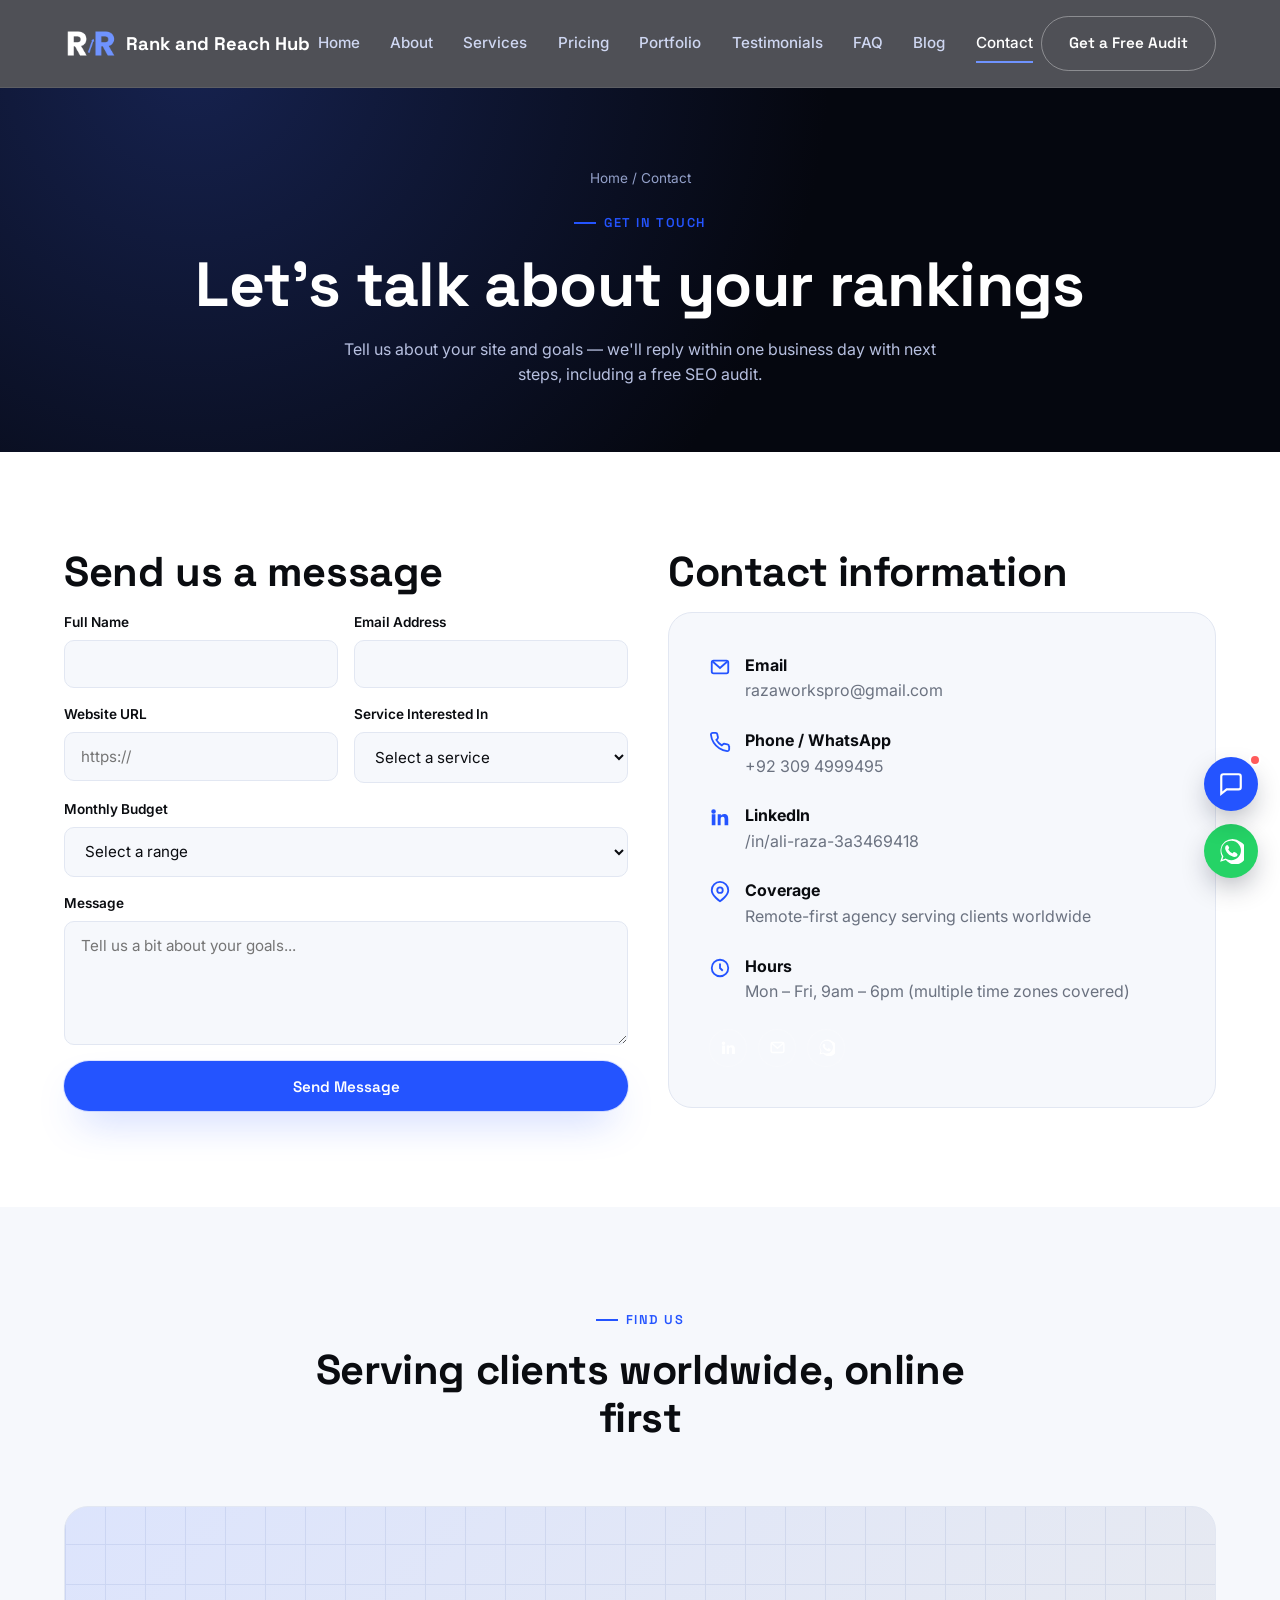
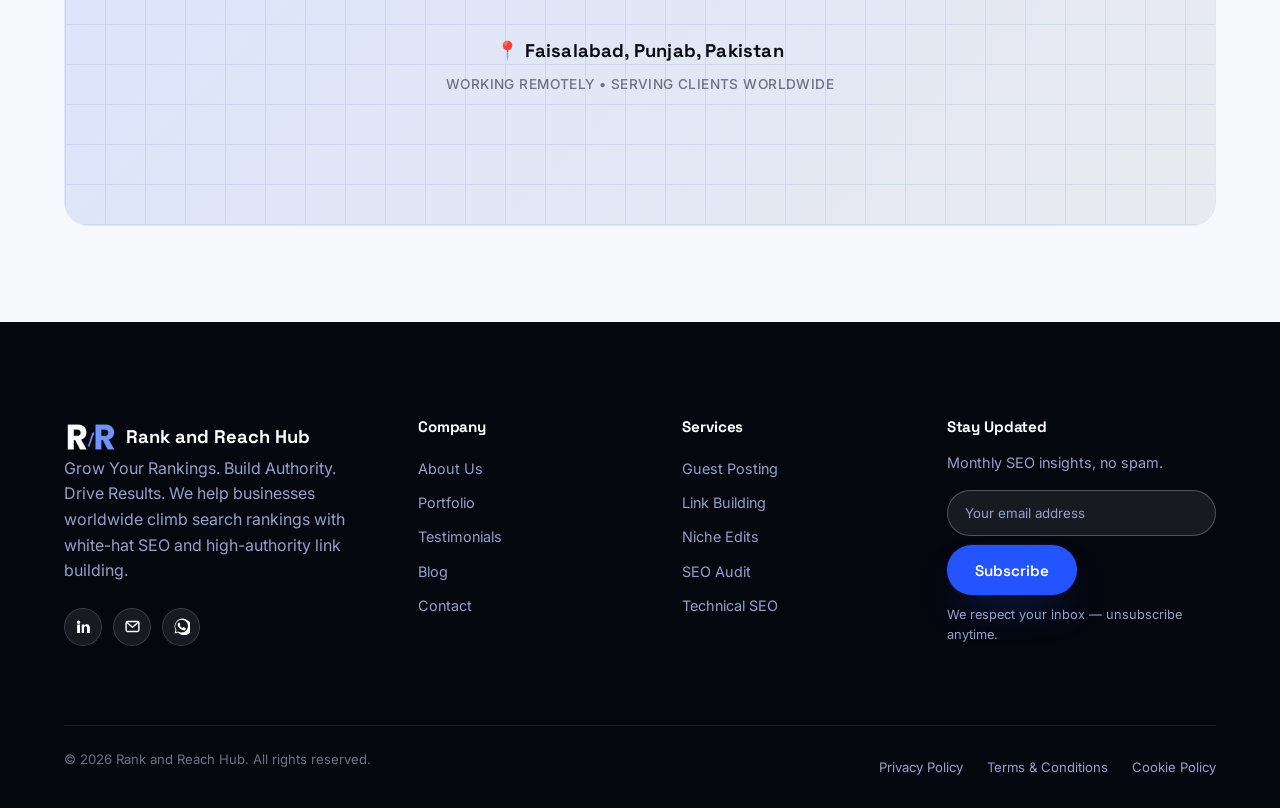
<file: contact.html>
<!DOCTYPE html>
<html lang="en">
<head>
  <meta charset="UTF-8" />
  <meta name="viewport" content="width=device-width, initial-scale=1.0" />
  <title>Contact Us | Rank and Reach Hub SEO Agency</title>
  <meta name="description" content="Get in touch with Rank and Reach Hub for a free SEO audit. Reach our team via the contact form, email, phone or WhatsApp." />
  <meta name="keywords" content="SEO agency, guest posting, link building, niche edits, blogger outreach, SEO audit, on-page SEO, off-page SEO, local SEO, technical SEO, content marketing" />
  <meta name="author" content="Rank and Reach Hub" />
  <link rel="canonical" href="https://RankAndReachHub.com/contact.html" />

  <!-- Open Graph -->
  <meta property="og:type" content="website" />
  <meta property="og:title" content="Contact Us | Rank and Reach Hub SEO Agency" />
  <meta property="og:description" content="Get in touch with Rank and Reach Hub for a free SEO audit. Reach our team via the contact form, email, phone or WhatsApp." />
  <meta property="og:url" content="https://RankAndReachHub.com/contact.html" />
  <meta property="og:site_name" content="Rank and Reach Hub" />
  <meta property="og:image" content="https://RankAndReachHub.com/assets/og-image.jpg" />

  <!-- Twitter Card -->
  <meta name="twitter:card" content="summary_large_image" />
  <meta name="twitter:title" content="Contact Us | Rank and Reach Hub SEO Agency" />
  <meta name="twitter:description" content="Get in touch with Rank and Reach Hub for a free SEO audit. Reach our team via the contact form, email, phone or WhatsApp." />
  <meta name="twitter:image" content="https://RankAndReachHub.com/assets/og-image.jpg" />

  <!-- Favicon -->
  <link rel="icon" type="image/png" href="assets/favicon.png"/>
  <link rel="apple-touch-icon" href="assets/favicon.png"/>

  <!-- Fonts: Space Grotesk (display) + Inter (body) -->
  <link rel="preconnect" href="https://fonts.googleapis.com" />
  <link rel="preconnect" href="https://fonts.gstatic.com" crossorigin />
  <link href="https://fonts.googleapis.com/css2?family=Space+Grotesk:wght@500;600;700&family=Inter:wght@400;500;600;700&display=swap" rel="stylesheet" />

  <link rel="stylesheet" href="style.css" />

  <!-- Schema.org Organization markup -->
  <script type="application/ld+json">
  {
    "@context": "https://schema.org",
    "@type": "Organization",
    "name": "Rank and Reach Hub",
    "url": "https://RankAndReachHub.com",
    "logo": "https://RankAndReachHub.com/assets/logo.png",
    "description": "Rank and Reach Hub is an SEO agency offering guest posting, link building, niche edits, blogger outreach, SEO audits, and full-service search optimization for businesses worldwide.",
    "sameAs": [
      "https://www.linkedin.com/in/ali-raza-3a3469418"
    ],
    "contactPoint": {
      "@type": "ContactPoint",
      "email": "razaworkspro@gmail.com",
      "telephone": "+92-309-4999495",
      "contactType": "customer service"
    }
  }
  </script>
</head>
<body>
  <!-- Skip link for keyboard / screen-reader users -->
  <a class="skip-link" href="#main-content">Skip to main content</a>

  <!-- ======================= HEADER / STICKY NAVIGATION ======================= -->
  <header class="site-header">
    <nav class="navbar" aria-label="Primary">
      <a href="index.html" class="brand" aria-label="Rank and Reach Hub — Home">
        <img src="assets/logo-icon.png" alt="Rank and Reach Hub logo" class="brand-mark" width="38" height="26" loading="lazy"/>
        Rank and Reach Hub
      </a>

      <div class="nav-links">
                <a href="index.html">Home</a>
        <a href="about.html">About</a>
        <a href="services.html">Services</a>
        <a href="pricing.html">Pricing</a>
        <a href="portfolio.html">Portfolio</a>
        <a href="testimonials.html">Testimonials</a>
        <a href="faq.html">FAQ</a>
        <a href="blog.html">Blog</a>
        <a href="contact.html" class="active">Contact</a>
      </div>

      <div class="nav-cta">
        <a href="contact.html" class="btn btn-outline">Get a Free Audit</a>
        <button class="nav-toggle" aria-label="Toggle menu" aria-expanded="false" aria-controls="mobile-menu">
          <span></span><span></span><span></span>
        </button>
      </div>
    </nav>

    <!-- Mobile menu panel, toggled via script.js -->
    <div class="mobile-menu" id="mobile-menu">
            <a href="index.html">Home</a>
      <a href="about.html">About</a>
      <a href="services.html">Services</a>
      <a href="pricing.html">Pricing</a>
      <a href="portfolio.html">Portfolio</a>
      <a href="testimonials.html">Testimonials</a>
      <a href="faq.html">FAQ</a>
      <a href="blog.html">Blog</a>
      <a href="contact.html" class="active">Contact</a>
      <a href="contact.html" class="btn btn-primary btn-block">Get a Free Audit</a>
    </div>
  </header>

  <main id="main-content">

    <section class="page-hero">
      <div class="container">
        <p class="breadcrumb"><a href="index.html">Home</a> / Contact</p>
        <span class="eyebrow" style="justify-content:center;">Get In Touch</span>
        <h1>Let's talk about your rankings</h1>
        <p style="max-width:600px;margin:0 auto;color:#b7c0e0;">Tell us about your site and goals — we'll reply within one business day with next steps, including a free SEO audit.</p>
      </div>
    </section>

    <section>
      <div class="container grid grid-2" style="align-items:flex-start;">
        <div class="reveal">
          <h2>Send us a message</h2>
          <div id="contact-success" class="form-success" role="status"></div>
          <form class="contact-form" id="contact-form" name="contact" method="POST" data-netlify="true" netlify-honeypot="bot-field" novalidate>
            <input type="hidden" name="form-name" value="contact" />
            <p class="hidden" style="display:none;">
              <label>Don't fill this out if you're human: <input name="bot-field" /></label>
            </p>
            <div class="form-row">
              <div class="form-field">
                <label for="full-name">Full Name</label>
                <input type="text" id="full-name" name="full-name" required autocomplete="name" />
              </div>
              <div class="form-field">
                <label for="email">Email Address</label>
                <input type="email" id="email" name="email" required autocomplete="email" />
              </div>
            </div>
            <div class="form-row">
              <div class="form-field">
                <label for="website">Website URL</label>
                <input type="url" id="website" name="website" placeholder="https://" autocomplete="url" />
              </div>
              <div class="form-field">
                <label for="service">Service Interested In</label>
                <select id="service" name="service" required>
                  <option value="" disabled selected>Select a service</option>
                  <option>Guest Posting</option>
                  <option>Link Building</option>
                  <option>Niche Edits</option>
                  <option>Blogger Outreach</option>
                  <option>SEO Audit</option>
                  <option>On-Page SEO</option>
                  <option>Off-Page SEO</option>
                  <option>Local SEO</option>
                  <option>Technical SEO</option>
                  <option>Content Marketing</option>
                  <option>Not Sure Yet</option>
                </select>
              </div>
            </div>
            <div class="form-field">
              <label for="budget">Monthly Budget</label>
              <select id="budget" name="budget">
                <option value="" disabled selected>Select a range</option>
                <option>Under $500</option>
                <option>$500 – $1,000</option>
                <option>$1,000 – $3,000</option>
                <option>$3,000+</option>
              </select>
            </div>
            <div class="form-field">
              <label for="message">Message</label>
              <textarea id="message" name="message" rows="5" required placeholder="Tell us a bit about your goals..."></textarea>
            </div>
            <button type="submit" class="btn btn-primary btn-block">Send Message</button>
          </form>
        </div>

        <div class="reveal reveal-delay-1">
          <h2>Contact information</h2>
          <div class="contact-info-card">
            <div class="contact-info-row">
              <svg viewBox="0 0 24 24" fill="none" stroke="currentColor" stroke-width="2"><path d="M4 4h16v16H4z" opacity="0"/><path d="m4 6 8 7 8-7"/><rect x="3" y="5" width="18" height="14" rx="2"/></svg>
              <div><strong>Email</strong><p style="margin:0;"><a href="mailto:razaworkspro@gmail.com">razaworkspro@gmail.com</a></p></div>
            </div>
            <div class="contact-info-row">
              <svg viewBox="0 0 24 24" fill="none" stroke="currentColor" stroke-width="2"><path d="M22 16.9v3a2 2 0 0 1-2.2 2 19.8 19.8 0 0 1-8.6-3.1 19.5 19.5 0 0 1-6-6 19.8 19.8 0 0 1-3.1-8.7A2 2 0 0 1 4.1 2h3a2 2 0 0 1 2 1.7c.1.9.3 1.8.6 2.7a2 2 0 0 1-.5 2.1L8 9.7a16 16 0 0 0 6 6l1.2-1.2a2 2 0 0 1 2.1-.5c.9.3 1.8.5 2.7.6a2 2 0 0 1 1.7 2Z"/></svg>
              <div><strong>Phone / WhatsApp</strong><p style="margin:0;"><a href="https://wa.me/923094999495" target="_blank" rel="noopener noreferrer">+92 309 4999495</a></p></div>
            </div>
            <div class="contact-info-row">
              <svg viewBox="0 0 24 24" fill="currentColor"><path d="M4.98 3.5a2.5 2.5 0 1 1 0 5 2.5 2.5 0 0 1 0-5ZM3 9h4v12H3zM9.5 9H13v1.7h.05c.5-.9 1.7-1.9 3.5-1.9 3.7 0 4.45 2.4 4.45 5.6V21H17v-6c0-1.4 0-3.2-2-3.2s-2.3 1.5-2.3 3.1V21H9.5Z"/></svg>
              <div><strong>LinkedIn</strong><p style="margin:0;"><a href="https://www.linkedin.com/in/ali-raza-3a3469418" target="_blank" rel="noopener noreferrer">/in/ali-raza-3a3469418</a></p></div>
            </div>
            <div class="contact-info-row">
              <svg viewBox="0 0 24 24" fill="none" stroke="currentColor" stroke-width="2"><path d="M21 10c0 6-9 12-9 12s-9-6-9-12a9 9 0 0 1 18 0Z"/><circle cx="12" cy="10" r="3"/></svg>
              <div><strong>Coverage</strong><p style="margin:0;">Remote-first agency serving clients worldwide</p></div>
            </div>
            <div class="contact-info-row">
              <svg viewBox="0 0 24 24" fill="none" stroke="currentColor" stroke-width="2"><circle cx="12" cy="12" r="9"/><path d="M12 7v5l3 3"/></svg>
              <div><strong>Hours</strong><p style="margin:0;">Mon – Fri, 9am – 6pm (multiple time zones covered)</p></div>
            </div>

            <div class="social-row" aria-label="Social media links">
              <a href="https://www.linkedin.com/in/ali-raza-3a3469418" class="social-icon" aria-label="LinkedIn" target="_blank" rel="noopener noreferrer"><svg viewBox="0 0 24 24" fill="currentColor"><path d="M4.98 3.5a2.5 2.5 0 1 1 0 5 2.5 2.5 0 0 1 0-5ZM3 9h4v12H3zM9.5 9H13v1.7h.05c.5-.9 1.7-1.9 3.5-1.9 3.7 0 4.45 2.4 4.45 5.6V21H17v-6c0-1.4 0-3.2-2-3.2s-2.3 1.5-2.3 3.1V21H9.5Z"/></svg></a>
              <a href="mailto:razaworkspro@gmail.com" class="social-icon" aria-label="Email"><svg viewBox="0 0 24 24" fill="none" stroke="currentColor" stroke-width="2"><rect x="3" y="5" width="18" height="14" rx="2"/><path d="m4 6 8 7 8-7"/></svg></a>
              <a href="https://wa.me/923094999495" class="social-icon" aria-label="WhatsApp" target="_blank" rel="noopener noreferrer"><svg viewBox="0 0 24 24" fill="currentColor"><path d="M20.5 3.5A11 11 0 0 0 3.6 17L2 22l5.2-1.6A11 11 0 1 0 20.5 3.5Zm-8.5 17a9 9 0 0 1-4.6-1.3l-.3-.2-3.1 1 1-3-.2-.3A9 9 0 1 1 12 20.5Zm5-6.7c-.3-.1-1.6-.8-1.9-.9-.2-.1-.4-.1-.6.1-.2.3-.7.9-.8 1-.2.2-.3.2-.5.1a7.3 7.3 0 0 1-3.6-3.2c-.3-.5.3-.5.7-1.6.1-.2 0-.4 0-.5L9.4 7.1c-.2-.5-.4-.4-.6-.4h-.5c-.2 0-.5.1-.7.3-.2.3-1 1-1 2.4s1 2.8 1.1 3c.1.2 2 3.1 4.9 4.3.7.3 1.2.5 1.6.6.7.2 1.3.2 1.8.1.6-.1 1.6-.7 1.8-1.3.2-.6.2-1.1.2-1.3-.1-.1-.3-.2-.5-.3Z"/></svg></a>
            </div>
          </div>
        </div>
      </div>
    </section>

    <section class="section-alt">
      <div class="container">
        <div class="section-head reveal">
          <span class="eyebrow">Find Us</span>
          <h2>Serving clients worldwide, online first</h2>
        </div>
        <!-- Google Maps placeholder — replace the div below with a real <iframe src="https://www.google.com/maps/embed?..."> once you have an address to embed -->
        <div class="map-placeholder reveal" role="img" aria-label="Rank and Reach Hub — Faisalabad, Punjab, Pakistan. Working remotely, serving clients worldwide.">
          <div class="map-placeholder-text">
            <span class="map-placeholder-location">📍 Faisalabad, Punjab, Pakistan</span>
            <span class="map-placeholder-sub">Working Remotely • Serving Clients Worldwide</span>
          </div>
        </div>
      </div>
    </section>

  </main>
  <!-- ================================ FOOTER ================================ -->
  <footer class="site-footer">
    <div class="container">
      <div class="footer-grid">
        <div class="footer-brand">
          <a href="index.html" class="brand" aria-label="Rank and Reach Hub — Home">
            <img src="assets/logo-icon.png" alt="Rank and Reach Hub logo" class="brand-mark" width="38" height="26" loading="lazy"/>
            Rank and Reach Hub
          </a>
          <p>Grow Your Rankings. Build Authority. Drive Results. We help businesses worldwide climb search rankings with white-hat SEO and high-authority link building.</p>
          <div class="social-row" aria-label="Social media links">
        <a href="https://www.linkedin.com/in/ali-raza-3a3469418" class="social-icon" aria-label="Rank and Reach Hub on LinkedIn" target="_blank" rel="noopener noreferrer">
          <svg viewBox="0 0 24 24" fill="currentColor"><path d="M4.98 3.5a2.5 2.5 0 1 1 0 5 2.5 2.5 0 0 1 0-5ZM3 9h4v12H3zM9.5 9H13v1.7h.05c.5-.9 1.7-1.9 3.5-1.9 3.7 0 4.45 2.4 4.45 5.6V21H17v-6c0-1.4 0-3.2-2-3.2s-2.3 1.5-2.3 3.1V21H9.5Z"/></svg>
        </a>
        <a href="mailto:razaworkspro@gmail.com" class="social-icon" aria-label="Email Rank and Reach Hub">
          <svg viewBox="0 0 24 24" fill="none" stroke="currentColor" stroke-width="2"><rect x="3" y="5" width="18" height="14" rx="2"/><path d="m4 6 8 7 8-7"/></svg>
        </a>
        <a href="https://wa.me/923094999495" class="social-icon" aria-label="Message Rank and Reach Hub on WhatsApp" target="_blank" rel="noopener noreferrer">
          <svg viewBox="0 0 24 24" fill="currentColor"><path d="M20.5 3.5A11 11 0 0 0 3.6 17L2 22l5.2-1.6A11 11 0 1 0 20.5 3.5Zm-8.5 17a9 9 0 0 1-4.6-1.3l-.3-.2-3.1 1 1-3-.2-.3A9 9 0 1 1 12 20.5Zm5-6.7c-.3-.1-1.6-.8-1.9-.9-.2-.1-.4-.1-.6.1-.2.3-.7.9-.8 1-.2.2-.3.2-.5.1a7.3 7.3 0 0 1-3.6-3.2c-.3-.5.3-.5.7-1.6.1-.2 0-.4 0-.5L9.4 7.1c-.2-.5-.4-.4-.6-.4h-.5c-.2 0-.5.1-.7.3-.2.3-1 1-1 2.4s1 2.8 1.1 3c.1.2 2 3.1 4.9 4.3.7.3 1.2.5 1.6.6.7.2 1.3.2 1.8.1.6-.1 1.6-.7 1.8-1.3.2-.6.2-1.1.2-1.3-.1-.1-.3-.2-.5-.3Z"/></svg>
        </a>

          </div>
        </div>

        <div class="footer-col">
          <h4>Company</h4>
          <a href="about.html">About Us</a>
          <a href="portfolio.html">Portfolio</a>
          <a href="testimonials.html">Testimonials</a>
          <a href="blog.html">Blog</a>
          <a href="contact.html">Contact</a>
        </div>

        <div class="footer-col">
          <h4>Services</h4>
          <a href="services.html#guest-posting">Guest Posting</a>
          <a href="services.html#link-building">Link Building</a>
          <a href="services.html#niche-edits">Niche Edits</a>
          <a href="services.html#seo-audit">SEO Audit</a>
          <a href="services.html#technical-seo">Technical SEO</a>
        </div>

        <div class="footer-col">
          <h4>Stay Updated</h4>
          <p style="color:#93a0c9;font-size:0.9rem;">Monthly SEO insights, no spam.</p>
          <form class="newsletter-form" novalidate>
            <div class="newsletter-box">
              <label for="footer-newsletter-email" class="sr-only">Email address</label>
              <input type="email" id="footer-newsletter-email" placeholder="Your email address" required />
              <button type="submit" class="btn btn-primary">Subscribe</button>
            </div>
            <p class="form-note">We respect your inbox — unsubscribe anytime.</p>
          </form>
        </div>
      </div>

      <div class="footer-bottom">
        <p>&copy; 2026 Rank and Reach Hub. All rights reserved.</p>
        <div class="flex gap-md">
          <a href="privacy-policy.html">Privacy Policy</a>
          <a href="terms-and-conditions.html">Terms &amp; Conditions</a>
          <a href="cookie-policy.html">Cookie Policy</a>
        </div>
      </div>
    </div>
  </footer>
  <!-- ============================ FLOATING WIDGETS ============================ -->
  <div class="float-stack">
    <button class="float-btn back-to-top" aria-label="Back to top">
      <svg viewBox="0 0 24 24" fill="none" stroke="currentColor" stroke-width="2"><path d="M12 19V5M5 12l7-7 7 7"/></svg>
    </button>
    <button class="float-btn chat-btn" aria-label="Open live chat" aria-haspopup="dialog">
      <span class="ping" aria-hidden="true"></span>
      <svg viewBox="0 0 24 24" fill="none" stroke="currentColor" stroke-width="2"><path d="M21 15a2 2 0 0 1-2 2H8l-5 4V5a2 2 0 0 1 2-2h14a2 2 0 0 1 2 2z"/></svg>
    </button>
    <a class="float-btn whatsapp-btn" aria-label="Chat with us on WhatsApp" href="https://wa.me/923094999495" target="_blank" rel="noopener noreferrer">
      <svg viewBox="0 0 24 24" fill="currentColor"><path d="M20.5 3.5A11 11 0 0 0 3.6 17L2 22l5.2-1.6A11 11 0 1 0 20.5 3.5Zm-8.5 17a9 9 0 0 1-4.6-1.3l-.3-.2-3.1 1 1-3-.2-.3A9 9 0 1 1 12 20.5Zm5-6.7c-.3-.1-1.6-.8-1.9-.9-.2-.1-.4-.1-.6.1-.2.3-.7.9-.8 1-.2.2-.3.2-.5.1a7.3 7.3 0 0 1-3.6-3.2c-.3-.5.3-.5.7-1.6.1-.2 0-.4 0-.5L9.4 7.1c-.2-.5-.4-.4-.6-.4h-.5c-.2 0-.5.1-.7.3-.2.3-1 1-1 2.4s1 2.8 1.1 3c.1.2 2 3.1 4.9 4.3.7.3 1.2.5 1.6.6.7.2 1.3.2 1.8.1.6-.1 1.6-.7 1.8-1.3.2-.6.2-1.1.2-1.3-.1-.1-.3-.2-.5-.3Z"/></svg>
    </a>
  </div>

  <!-- Live chat placeholder panel — swap for a real provider embed (Tawk.to, Crisp, Intercom) later -->
  <div class="chat-panel" role="dialog" aria-label="Live chat">
    <div class="chat-panel-head">
      <strong>Rank and Reach Hub</strong>
      <button class="chat-panel-close" aria-label="Close chat">&times;</button>
    </div>
    <div class="chat-panel-body">
      <p>👋 Hi there! This is a placeholder live-chat widget. Connect your preferred chat provider here to talk with visitors in real time.</p>
      <a href="contact.html" class="btn btn-dark btn-block">Send us a message instead</a>
    </div>
  </div>

  <script src="script.js"></script>
</body>
</html>
</file>
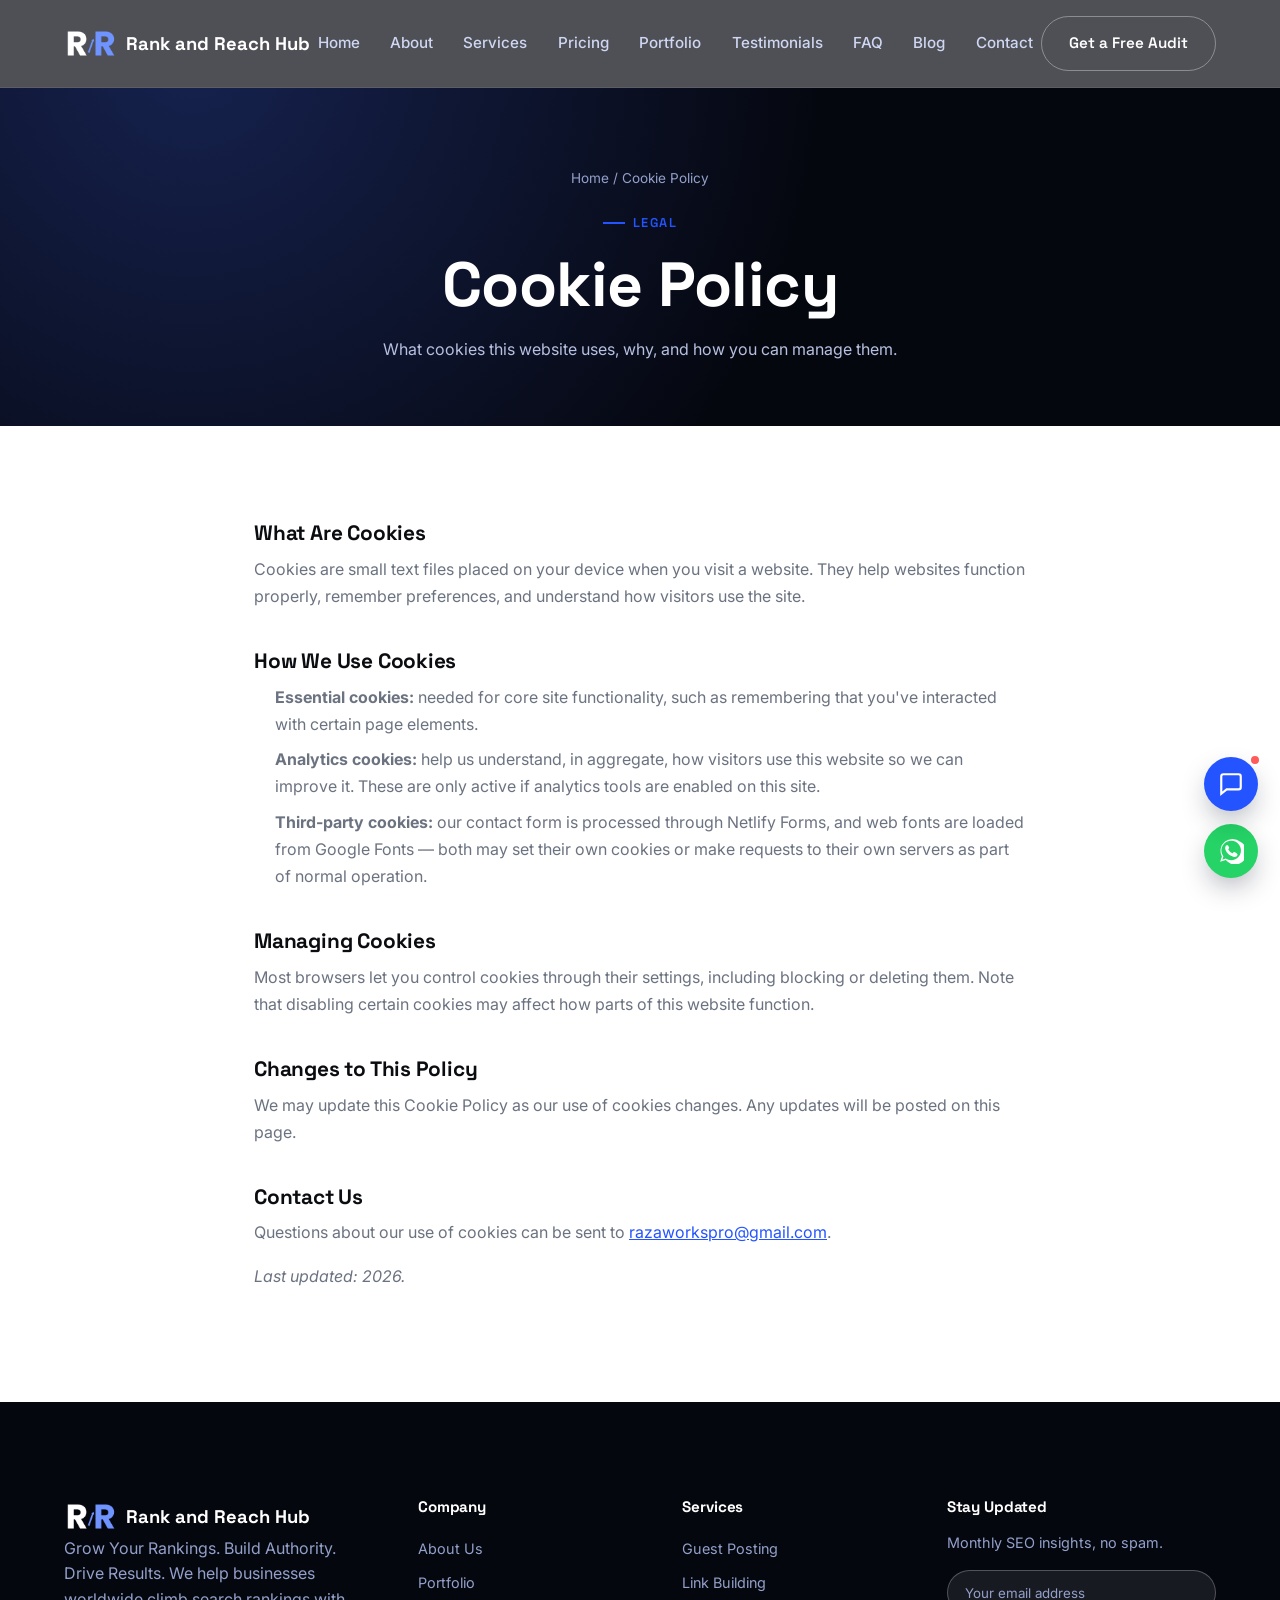
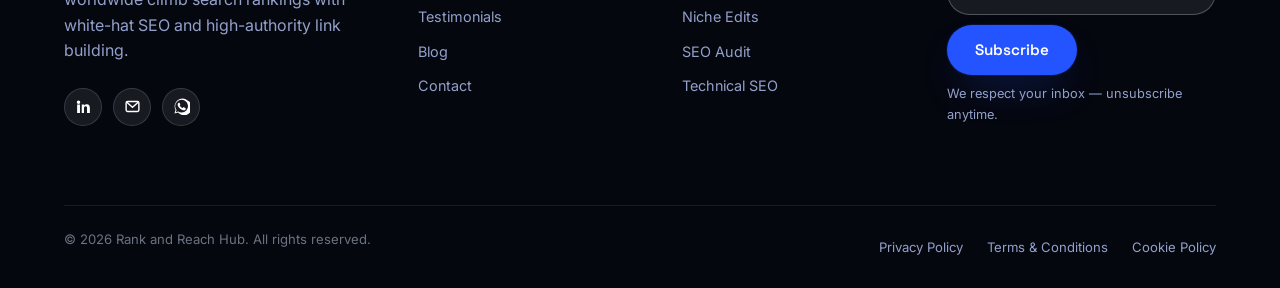
<file: cookie-policy.html>
<!DOCTYPE html>
<html lang="en">
<head>
  <meta charset="UTF-8" />
  <meta name="viewport" content="width=device-width, initial-scale=1.0" />
  <title>Cookie Policy | Rank and Reach Hub</title>
  <meta name="description" content="Cookie Policy for Rank and Reach Hub — what cookies this website uses and how to manage them." />
  <meta name="keywords" content="SEO agency, guest posting, link building, niche edits, blogger outreach, SEO audit, on-page SEO, off-page SEO, local SEO, technical SEO, content marketing" />
  <meta name="author" content="Rank and Reach Hub" />
  <link rel="canonical" href="https://RankAndReachHub.com/cookie-policy.html" />

  <!-- Open Graph -->
  <meta property="og:type" content="website" />
  <meta property="og:title" content="Cookie Policy | Rank and Reach Hub" />
  <meta property="og:description" content="Cookie Policy for Rank and Reach Hub — what cookies this website uses and how to manage them." />
  <meta property="og:url" content="https://RankAndReachHub.com/cookie-policy.html" />
  <meta property="og:site_name" content="Rank and Reach Hub" />
  <meta property="og:image" content="https://RankAndReachHub.com/assets/og-image.jpg" />

  <!-- Twitter Card -->
  <meta name="twitter:card" content="summary_large_image" />
  <meta name="twitter:title" content="Cookie Policy | Rank and Reach Hub" />
  <meta name="twitter:description" content="Cookie Policy for Rank and Reach Hub — what cookies this website uses and how to manage them." />
  <meta name="twitter:image" content="https://RankAndReachHub.com/assets/og-image.jpg" />

  <!-- Favicon -->
  <link rel="icon" type="image/png" href="assets/favicon.png"/>
  <link rel="apple-touch-icon" href="assets/favicon.png"/>

  <!-- Fonts: Space Grotesk (display) + Inter (body) -->
  <link rel="preconnect" href="https://fonts.googleapis.com" />
  <link rel="preconnect" href="https://fonts.gstatic.com" crossorigin />
  <link href="https://fonts.googleapis.com/css2?family=Space+Grotesk:wght@500;600;700&family=Inter:wght@400;500;600;700&display=swap" rel="stylesheet" />

  <link rel="stylesheet" href="style.css" />

  <!-- Schema.org Organization markup -->
  <script type="application/ld+json">
  {
    "@context": "https://schema.org",
    "@type": "Organization",
    "name": "Rank and Reach Hub",
    "url": "https://RankAndReachHub.com",
    "logo": "https://RankAndReachHub.com/assets/logo.png",
    "description": "Rank and Reach Hub is an SEO agency offering guest posting, link building, niche edits, blogger outreach, SEO audits, and full-service search optimization for businesses worldwide.",
    "sameAs": [
      "https://www.linkedin.com/in/ali-raza-3a3469418"
    ],
    "contactPoint": {
      "@type": "ContactPoint",
      "email": "razaworkspro@gmail.com",
      "telephone": "+92-309-4999495",
      "contactType": "customer service"
    }
  }
  </script>
</head>
<body>
  <!-- Skip link for keyboard / screen-reader users -->
  <a class="skip-link" href="#main-content">Skip to main content</a>

  <!-- ======================= HEADER / STICKY NAVIGATION ======================= -->
  <header class="site-header">
    <nav class="navbar" aria-label="Primary">
      <a href="index.html" class="brand" aria-label="Rank and Reach Hub — Home">
        <img src="assets/logo-icon.png" alt="Rank and Reach Hub logo" class="brand-mark" width="38" height="26" loading="lazy"/>
        Rank and Reach Hub
      </a>

      <div class="nav-links">
                <a href="index.html">Home</a>
        <a href="about.html">About</a>
        <a href="services.html">Services</a>
        <a href="pricing.html">Pricing</a>
        <a href="portfolio.html">Portfolio</a>
        <a href="testimonials.html">Testimonials</a>
        <a href="faq.html">FAQ</a>
        <a href="blog.html">Blog</a>
        <a href="contact.html">Contact</a>
      </div>

      <div class="nav-cta">
        <a href="contact.html" class="btn btn-outline">Get a Free Audit</a>
        <button class="nav-toggle" aria-label="Toggle menu" aria-expanded="false" aria-controls="mobile-menu">
          <span></span><span></span><span></span>
        </button>
      </div>
    </nav>

    <!-- Mobile menu panel, toggled via script.js -->
    <div class="mobile-menu" id="mobile-menu">
            <a href="index.html">Home</a>
      <a href="about.html">About</a>
      <a href="services.html">Services</a>
      <a href="pricing.html">Pricing</a>
      <a href="portfolio.html">Portfolio</a>
      <a href="testimonials.html">Testimonials</a>
      <a href="faq.html">FAQ</a>
      <a href="blog.html">Blog</a>
      <a href="contact.html">Contact</a>
      <a href="contact.html" class="btn btn-primary btn-block">Get a Free Audit</a>
    </div>
  </header>

  <main id="main-content">

    <section class="page-hero">
      <div class="container">
        <p class="breadcrumb"><a href="index.html">Home</a> / Cookie Policy</p>
        <span class="eyebrow" style="justify-content:center;">Legal</span>
        <h1>Cookie Policy</h1>
        <p style="max-width:600px;margin:0 auto;color:#b7c0e0;">What cookies this website uses, why, and how you can manage them.</p>
      </div>
    </section>

    <section>
      <div class="container" style="max-width:820px;">
        <div class="legal-content reveal">
          <h2>What Are Cookies</h2>
          <p>Cookies are small text files placed on your device when you visit a website. They help websites function properly, remember preferences, and understand how visitors use the site.</p>
          <h2>How We Use Cookies</h2>
          <ul><li><strong>Essential cookies:</strong> needed for core site functionality, such as remembering that you've interacted with certain page elements.</li><li><strong>Analytics cookies:</strong> help us understand, in aggregate, how visitors use this website so we can improve it. These are only active if analytics tools are enabled on this site.</li><li><strong>Third-party cookies:</strong> our contact form is processed through Netlify Forms, and web fonts are loaded from Google Fonts — both may set their own cookies or make requests to their own servers as part of normal operation.</li></ul>
          <h2>Managing Cookies</h2>
          <p>Most browsers let you control cookies through their settings, including blocking or deleting them. Note that disabling certain cookies may affect how parts of this website function.</p>
          <h2>Changes to This Policy</h2>
          <p>We may update this Cookie Policy as our use of cookies changes. Any updates will be posted on this page.</p>
          <h2>Contact Us</h2>
          <p>Questions about our use of cookies can be sent to <a href="mailto:razaworkspro@gmail.com">razaworkspro@gmail.com</a>.</p>
          <p><em>Last updated: 2026.</em></p>

        </div>
      </div>
    </section>

  </main>
<!-- ================================ FOOTER ================================ -->
  <footer class="site-footer">
    <div class="container">
      <div class="footer-grid">
        <div class="footer-brand">
          <a href="index.html" class="brand" aria-label="Rank and Reach Hub — Home">
            <img src="assets/logo-icon.png" alt="Rank and Reach Hub logo" class="brand-mark" width="38" height="26" loading="lazy"/>
            Rank and Reach Hub
          </a>
          <p>Grow Your Rankings. Build Authority. Drive Results. We help businesses worldwide climb search rankings with white-hat SEO and high-authority link building.</p>
          <div class="social-row" aria-label="Social media links">
        <a href="https://www.linkedin.com/in/ali-raza-3a3469418" class="social-icon" aria-label="Rank and Reach Hub on LinkedIn" target="_blank" rel="noopener noreferrer">
          <svg viewBox="0 0 24 24" fill="currentColor"><path d="M4.98 3.5a2.5 2.5 0 1 1 0 5 2.5 2.5 0 0 1 0-5ZM3 9h4v12H3zM9.5 9H13v1.7h.05c.5-.9 1.7-1.9 3.5-1.9 3.7 0 4.45 2.4 4.45 5.6V21H17v-6c0-1.4 0-3.2-2-3.2s-2.3 1.5-2.3 3.1V21H9.5Z"/></svg>
        </a>
        <a href="mailto:razaworkspro@gmail.com" class="social-icon" aria-label="Email Rank and Reach Hub">
          <svg viewBox="0 0 24 24" fill="none" stroke="currentColor" stroke-width="2"><rect x="3" y="5" width="18" height="14" rx="2"/><path d="m4 6 8 7 8-7"/></svg>
        </a>
        <a href="https://wa.me/923094999495" class="social-icon" aria-label="Message Rank and Reach Hub on WhatsApp" target="_blank" rel="noopener noreferrer">
          <svg viewBox="0 0 24 24" fill="currentColor"><path d="M20.5 3.5A11 11 0 0 0 3.6 17L2 22l5.2-1.6A11 11 0 1 0 20.5 3.5Zm-8.5 17a9 9 0 0 1-4.6-1.3l-.3-.2-3.1 1 1-3-.2-.3A9 9 0 1 1 12 20.5Zm5-6.7c-.3-.1-1.6-.8-1.9-.9-.2-.1-.4-.1-.6.1-.2.3-.7.9-.8 1-.2.2-.3.2-.5.1a7.3 7.3 0 0 1-3.6-3.2c-.3-.5.3-.5.7-1.6.1-.2 0-.4 0-.5L9.4 7.1c-.2-.5-.4-.4-.6-.4h-.5c-.2 0-.5.1-.7.3-.2.3-1 1-1 2.4s1 2.8 1.1 3c.1.2 2 3.1 4.9 4.3.7.3 1.2.5 1.6.6.7.2 1.3.2 1.8.1.6-.1 1.6-.7 1.8-1.3.2-.6.2-1.1.2-1.3-.1-.1-.3-.2-.5-.3Z"/></svg>
        </a>

          </div>
        </div>

        <div class="footer-col">
          <h4>Company</h4>
          <a href="about.html">About Us</a>
          <a href="portfolio.html">Portfolio</a>
          <a href="testimonials.html">Testimonials</a>
          <a href="blog.html">Blog</a>
          <a href="contact.html">Contact</a>
        </div>

        <div class="footer-col">
          <h4>Services</h4>
          <a href="services.html#guest-posting">Guest Posting</a>
          <a href="services.html#link-building">Link Building</a>
          <a href="services.html#niche-edits">Niche Edits</a>
          <a href="services.html#seo-audit">SEO Audit</a>
          <a href="services.html#technical-seo">Technical SEO</a>
        </div>

        <div class="footer-col">
          <h4>Stay Updated</h4>
          <p style="color:#93a0c9;font-size:0.9rem;">Monthly SEO insights, no spam.</p>
          <form class="newsletter-form" novalidate>
            <div class="newsletter-box">
              <label for="footer-newsletter-email" class="sr-only">Email address</label>
              <input type="email" id="footer-newsletter-email" placeholder="Your email address" required />
              <button type="submit" class="btn btn-primary">Subscribe</button>
            </div>
            <p class="form-note">We respect your inbox — unsubscribe anytime.</p>
          </form>
        </div>
      </div>

      <div class="footer-bottom">
        <p>&copy; 2026 Rank and Reach Hub. All rights reserved.</p>
        <div class="flex gap-md">
          <a href="privacy-policy.html">Privacy Policy</a>
          <a href="terms-and-conditions.html">Terms &amp; Conditions</a>
          <a href="cookie-policy.html">Cookie Policy</a>
        </div>
      </div>
    </div>
  </footer>
  <!-- ============================ FLOATING WIDGETS ============================ -->
  <div class="float-stack">
    <button class="float-btn back-to-top" aria-label="Back to top">
      <svg viewBox="0 0 24 24" fill="none" stroke="currentColor" stroke-width="2"><path d="M12 19V5M5 12l7-7 7 7"/></svg>
    </button>
    <button class="float-btn chat-btn" aria-label="Open live chat" aria-haspopup="dialog">
      <span class="ping" aria-hidden="true"></span>
      <svg viewBox="0 0 24 24" fill="none" stroke="currentColor" stroke-width="2"><path d="M21 15a2 2 0 0 1-2 2H8l-5 4V5a2 2 0 0 1 2-2h14a2 2 0 0 1 2 2z"/></svg>
    </button>
    <a class="float-btn whatsapp-btn" aria-label="Chat with us on WhatsApp" href="https://wa.me/923094999495" target="_blank" rel="noopener noreferrer">
      <svg viewBox="0 0 24 24" fill="currentColor"><path d="M20.5 3.5A11 11 0 0 0 3.6 17L2 22l5.2-1.6A11 11 0 1 0 20.5 3.5Zm-8.5 17a9 9 0 0 1-4.6-1.3l-.3-.2-3.1 1 1-3-.2-.3A9 9 0 1 1 12 20.5Zm5-6.7c-.3-.1-1.6-.8-1.9-.9-.2-.1-.4-.1-.6.1-.2.3-.7.9-.8 1-.2.2-.3.2-.5.1a7.3 7.3 0 0 1-3.6-3.2c-.3-.5.3-.5.7-1.6.1-.2 0-.4 0-.5L9.4 7.1c-.2-.5-.4-.4-.6-.4h-.5c-.2 0-.5.1-.7.3-.2.3-1 1-1 2.4s1 2.8 1.1 3c.1.2 2 3.1 4.9 4.3.7.3 1.2.5 1.6.6.7.2 1.3.2 1.8.1.6-.1 1.6-.7 1.8-1.3.2-.6.2-1.1.2-1.3-.1-.1-.3-.2-.5-.3Z"/></svg>
    </a>
  </div>

  <!-- Live chat placeholder panel — swap for a real provider embed (Tawk.to, Crisp, Intercom) later -->
  <div class="chat-panel" role="dialog" aria-label="Live chat">
    <div class="chat-panel-head">
      <strong>Rank and Reach Hub</strong>
      <button class="chat-panel-close" aria-label="Close chat">&times;</button>
    </div>
    <div class="chat-panel-body">
      <p>👋 Hi there! This is a placeholder live-chat widget. Connect your preferred chat provider here to talk with visitors in real time.</p>
      <a href="contact.html" class="btn btn-dark btn-block">Send us a message instead</a>
    </div>
  </div>

  <script src="script.js"></script>
</body>
</html>
</file>
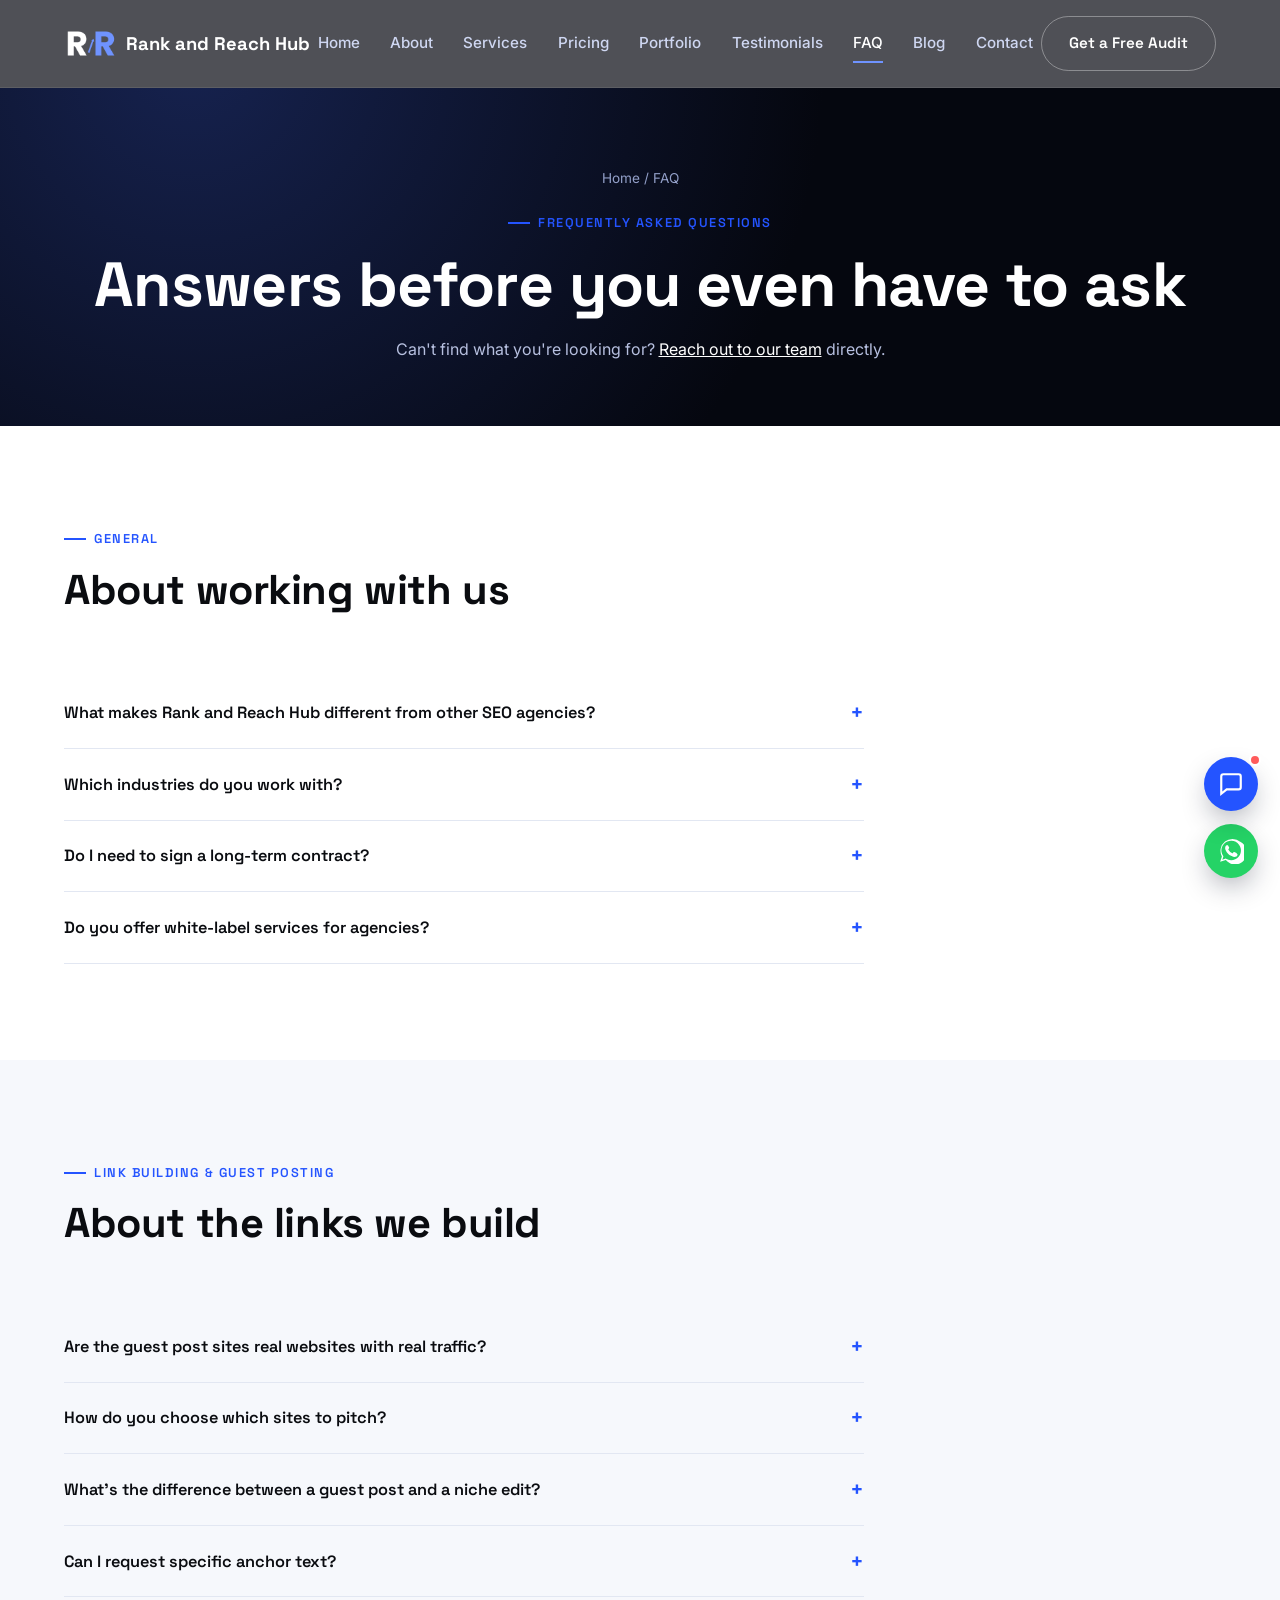
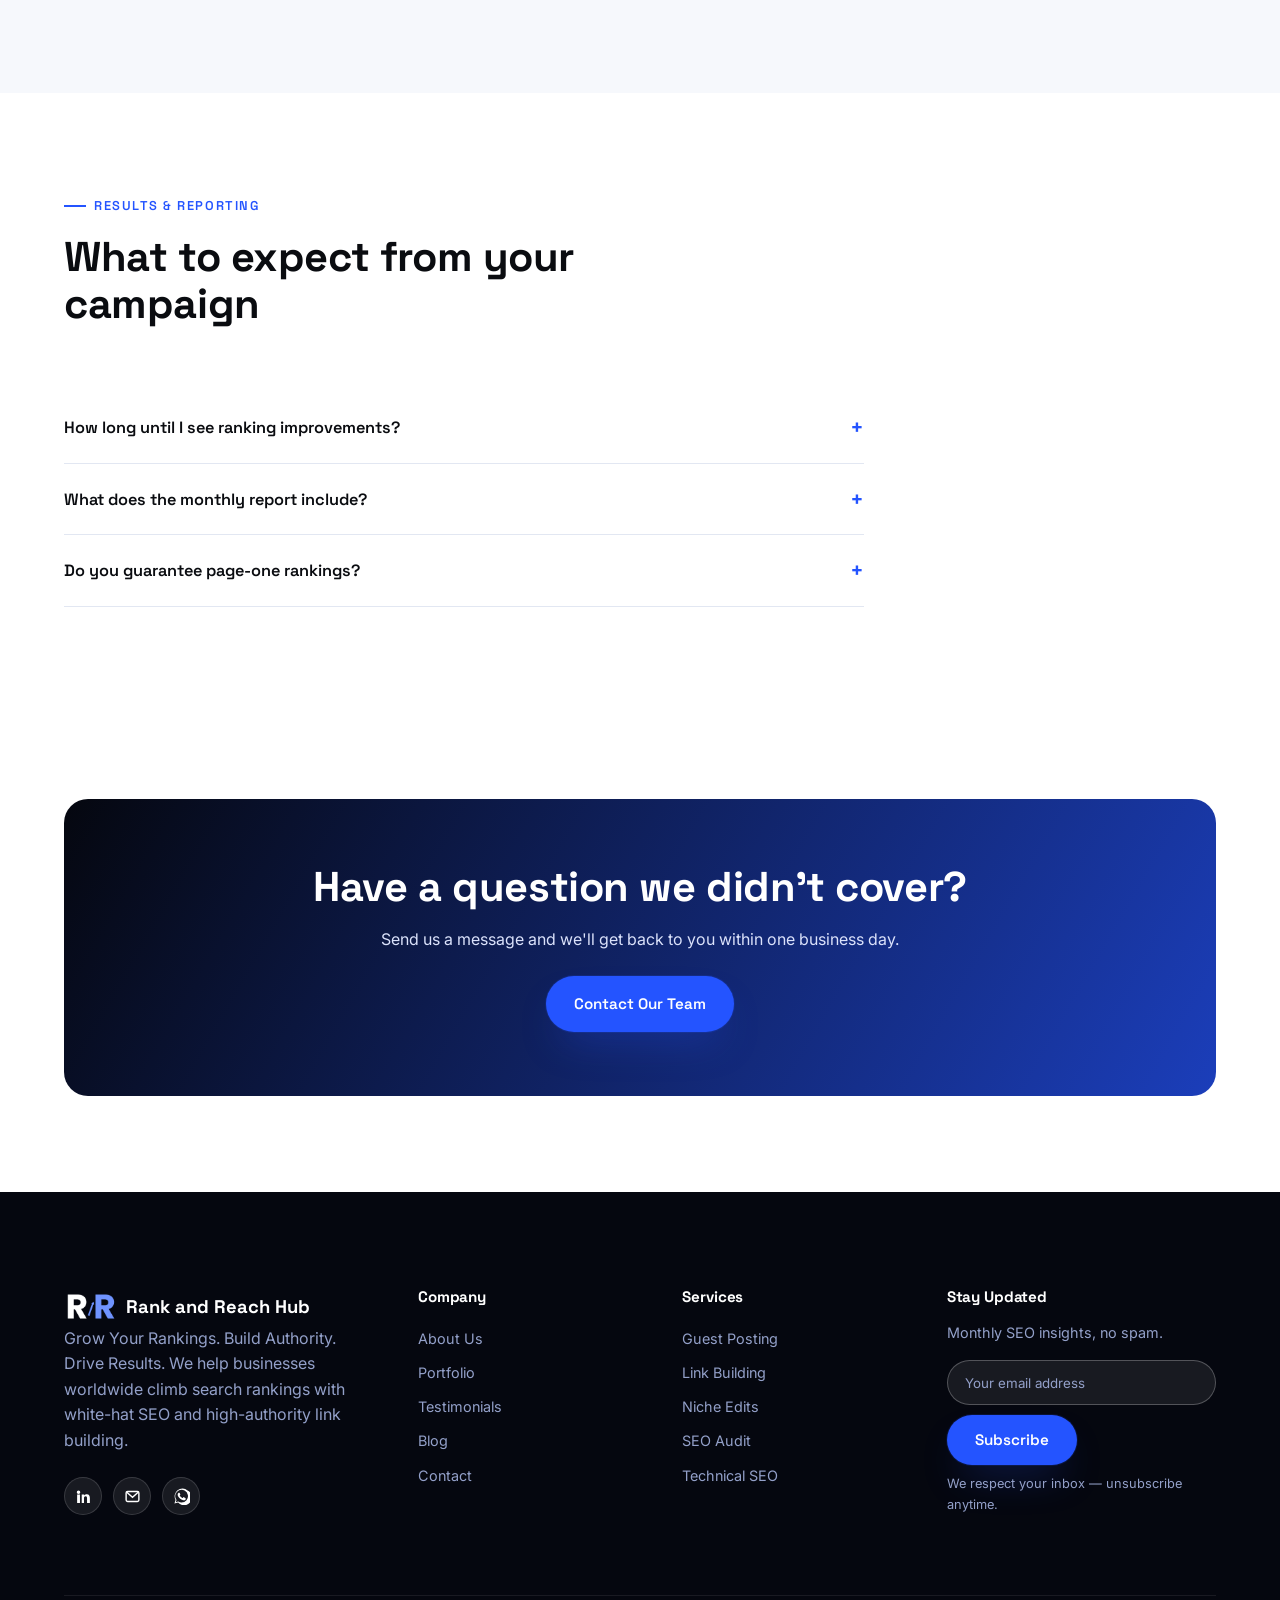
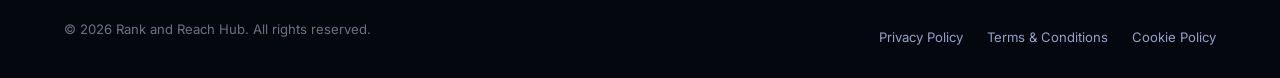
<file: faq.html>
<!DOCTYPE html>
<html lang="en">
<head>
  <meta charset="UTF-8" />
  <meta name="viewport" content="width=device-width, initial-scale=1.0" />
  <title>FAQ | Rank and Reach Hub SEO Agency</title>
  <meta name="description" content="Answers to frequently asked questions about Rank and Reach Hub's SEO services, guest posting, link building, pricing, contracts and reporting." />
  <meta name="keywords" content="SEO agency, guest posting, link building, niche edits, blogger outreach, SEO audit, on-page SEO, off-page SEO, local SEO, technical SEO, content marketing" />
  <meta name="author" content="Rank and Reach Hub" />
  <link rel="canonical" href="https://RankAndReachHub.com/faq.html" />

  <!-- Open Graph -->
  <meta property="og:type" content="website" />
  <meta property="og:title" content="FAQ | Rank and Reach Hub SEO Agency" />
  <meta property="og:description" content="Answers to frequently asked questions about Rank and Reach Hub's SEO services, guest posting, link building, pricing, contracts and reporting." />
  <meta property="og:url" content="https://RankAndReachHub.com/faq.html" />
  <meta property="og:site_name" content="Rank and Reach Hub" />
  <meta property="og:image" content="https://RankAndReachHub.com/assets/og-image.jpg" />

  <!-- Twitter Card -->
  <meta name="twitter:card" content="summary_large_image" />
  <meta name="twitter:title" content="FAQ | Rank and Reach Hub SEO Agency" />
  <meta name="twitter:description" content="Answers to frequently asked questions about Rank and Reach Hub's SEO services, guest posting, link building, pricing, contracts and reporting." />
  <meta name="twitter:image" content="https://RankAndReachHub.com/assets/og-image.jpg" />

  <!-- Favicon -->
  <link rel="icon" type="image/png" href="assets/favicon.png"/>
  <link rel="apple-touch-icon" href="assets/favicon.png"/>

  <!-- Fonts: Space Grotesk (display) + Inter (body) -->
  <link rel="preconnect" href="https://fonts.googleapis.com" />
  <link rel="preconnect" href="https://fonts.gstatic.com" crossorigin />
  <link href="https://fonts.googleapis.com/css2?family=Space+Grotesk:wght@500;600;700&family=Inter:wght@400;500;600;700&display=swap" rel="stylesheet" />

  <link rel="stylesheet" href="style.css" />

  <!-- Schema.org Organization markup -->
  <script type="application/ld+json">
  {
    "@context": "https://schema.org",
    "@type": "Organization",
    "name": "Rank and Reach Hub",
    "url": "https://RankAndReachHub.com",
    "logo": "https://RankAndReachHub.com/assets/logo.png",
    "description": "Rank and Reach Hub is an SEO agency offering guest posting, link building, niche edits, blogger outreach, SEO audits, and full-service search optimization for businesses worldwide.",
    "sameAs": [
      "https://www.linkedin.com/in/ali-raza-3a3469418"
    ],
    "contactPoint": {
      "@type": "ContactPoint",
      "email": "razaworkspro@gmail.com",
      "telephone": "+92-309-4999495",
      "contactType": "customer service"
    }
  }
  </script>
</head>
<body>
  <!-- Skip link for keyboard / screen-reader users -->
  <a class="skip-link" href="#main-content">Skip to main content</a>

  <!-- ======================= HEADER / STICKY NAVIGATION ======================= -->
  <header class="site-header">
    <nav class="navbar" aria-label="Primary">
      <a href="index.html" class="brand" aria-label="Rank and Reach Hub — Home">
        <img src="assets/logo-icon.png" alt="Rank and Reach Hub logo" class="brand-mark" width="38" height="26" loading="lazy"/>
        Rank and Reach Hub
      </a>

      <div class="nav-links">
                <a href="index.html">Home</a>
        <a href="about.html">About</a>
        <a href="services.html">Services</a>
        <a href="pricing.html">Pricing</a>
        <a href="portfolio.html">Portfolio</a>
        <a href="testimonials.html">Testimonials</a>
        <a href="faq.html" class="active">FAQ</a>
        <a href="blog.html">Blog</a>
        <a href="contact.html">Contact</a>
      </div>

      <div class="nav-cta">
        <a href="contact.html" class="btn btn-outline">Get a Free Audit</a>
        <button class="nav-toggle" aria-label="Toggle menu" aria-expanded="false" aria-controls="mobile-menu">
          <span></span><span></span><span></span>
        </button>
      </div>
    </nav>

    <!-- Mobile menu panel, toggled via script.js -->
    <div class="mobile-menu" id="mobile-menu">
            <a href="index.html">Home</a>
      <a href="about.html">About</a>
      <a href="services.html">Services</a>
      <a href="pricing.html">Pricing</a>
      <a href="portfolio.html">Portfolio</a>
      <a href="testimonials.html">Testimonials</a>
      <a href="faq.html" class="active">FAQ</a>
      <a href="blog.html">Blog</a>
      <a href="contact.html">Contact</a>
      <a href="contact.html" class="btn btn-primary btn-block">Get a Free Audit</a>
    </div>
  </header>

  <main id="main-content">

    <section class="page-hero">
      <div class="container">
        <p class="breadcrumb"><a href="index.html">Home</a> / FAQ</p>
        <span class="eyebrow" style="justify-content:center;">Frequently Asked Questions</span>
        <h1>Answers before you even have to ask</h1>
        <p style="max-width:600px;margin:0 auto;color:#b7c0e0;">Can't find what you're looking for? <a href="contact.html" style="color:#fff;text-decoration:underline;">Reach out to our team</a> directly.</p>
      </div>
    </section>

    <section>
      <div class="container">
        <div class="section-head left reveal">
          <span class="eyebrow">General</span>
          <h2>About working with us</h2>
        </div>
        <div class="faq-list" style="max-width:800px;">

          <div class="faq-item reveal">
            <button class="faq-question" aria-expanded="false">What makes Rank and Reach Hub different from other SEO agencies?<span class="plus">+</span></button>
            <div class="faq-answer"><p>We only use white-hat methods — real editorial placements, transparent reporting, and strategy tailored to your niche rather than one-size-fits-all packages.</p></div>
          </div>

          <div class="faq-item reveal">
            <button class="faq-question" aria-expanded="false">Which industries do you work with?<span class="plus">+</span></button>
            <div class="faq-answer"><p>Small businesses, startups, SaaS companies, bloggers, e-commerce stores and marketing agencies across virtually every niche.</p></div>
          </div>

          <div class="faq-item reveal">
            <button class="faq-question" aria-expanded="false">Do I need to sign a long-term contract?<span class="plus">+</span></button>
            <div class="faq-answer"><p>No. All plans are month-to-month. We ask for 30 days' notice if you'd like to cancel.</p></div>
          </div>

          <div class="faq-item reveal">
            <button class="faq-question" aria-expanded="false">Do you offer white-label services for agencies?<span class="plus">+</span></button>
            <div class="faq-answer"><p>Yes, our Enterprise plan includes white-label reporting so agencies can resell our services under their own brand.</p></div>
          </div>

        </div>
      </div>
    </section>

    <section class="section-alt">
      <div class="container">
        <div class="section-head left reveal">
          <span class="eyebrow">Link Building &amp; Guest Posting</span>
          <h2>About the links we build</h2>
        </div>
        <div class="faq-list" style="max-width:800px;">

          <div class="faq-item reveal">
            <button class="faq-question" aria-expanded="false">Are the guest post sites real websites with real traffic?<span class="plus">+</span></button>
            <div class="faq-answer"><p>Yes. Every site in our network is manually vetted for real organic traffic, editorial standards and topical relevance — no PBNs or link farms.</p></div>
          </div>

          <div class="faq-item reveal">
            <button class="faq-question" aria-expanded="false">How do you choose which sites to pitch?<span class="plus">+</span></button>
            <div class="faq-answer"><p>We match sites by niche relevance, domain rating, organic traffic and editorial quality — not just raw metrics.</p></div>
          </div>

          <div class="faq-item reveal">
            <button class="faq-question" aria-expanded="false">What's the difference between a guest post and a niche edit?<span class="plus">+</span></button>
            <div class="faq-answer"><p>A guest post is a brand-new article written and published for your link. A niche edit inserts your link into existing, already-ranking content for faster authority flow.</p></div>
          </div>

          <div class="faq-item reveal">
            <button class="faq-question" aria-expanded="false">Can I request specific anchor text?<span class="plus">+</span></button>
            <div class="faq-answer"><p>Yes, within natural, Google-compliant limits — we'll guide you on the healthiest anchor text ratio for your link profile.</p></div>
          </div>

        </div>
      </div>
    </section>

    <section>
      <div class="container">
        <div class="section-head left reveal">
          <span class="eyebrow">Results &amp; Reporting</span>
          <h2>What to expect from your campaign</h2>
        </div>
        <div class="faq-list" style="max-width:800px;">

          <div class="faq-item reveal">
            <button class="faq-question" aria-expanded="false">How long until I see ranking improvements?<span class="plus">+</span></button>
            <div class="faq-answer"><p>Most clients see initial movement within 60–90 days, with significant gains compounding over 4–6 months.</p></div>
          </div>

          <div class="faq-item reveal">
            <button class="faq-question" aria-expanded="false">What does the monthly report include?<span class="plus">+</span></button>
            <div class="faq-answer"><p>Ranking changes, backlinks acquired, referring domain growth, and organic traffic trends — plus notes from your account manager.</p></div>
          </div>

          <div class="faq-item reveal">
            <button class="faq-question" aria-expanded="false">Do you guarantee page-one rankings?<span class="plus">+</span></button>
            <div class="faq-answer"><p>No ethical SEO agency can guarantee specific rankings, since search algorithms are outside anyone's direct control. We guarantee the work, transparency, and a strategy built on proven best practices.</p></div>
          </div>

        </div>
      </div>
    </section>

    <section class="cta-wrap">
      <div class="container">
        <div class="cta-band reveal">
          <h2>Have a question we didn't cover?</h2>
          <p>Send us a message and we'll get back to you within one business day.</p>
          <div class="cta-actions"><a href="contact.html" class="btn btn-primary">Contact Our Team</a></div>
        </div>
      </div>
    </section>

  </main>
  <!-- ================================ FOOTER ================================ -->
  <footer class="site-footer">
    <div class="container">
      <div class="footer-grid">
        <div class="footer-brand">
          <a href="index.html" class="brand" aria-label="Rank and Reach Hub — Home">
            <img src="assets/logo-icon.png" alt="Rank and Reach Hub logo" class="brand-mark" width="38" height="26" loading="lazy"/>
            Rank and Reach Hub
          </a>
          <p>Grow Your Rankings. Build Authority. Drive Results. We help businesses worldwide climb search rankings with white-hat SEO and high-authority link building.</p>
          <div class="social-row" aria-label="Social media links">
        <a href="https://www.linkedin.com/in/ali-raza-3a3469418" class="social-icon" aria-label="Rank and Reach Hub on LinkedIn" target="_blank" rel="noopener noreferrer">
          <svg viewBox="0 0 24 24" fill="currentColor"><path d="M4.98 3.5a2.5 2.5 0 1 1 0 5 2.5 2.5 0 0 1 0-5ZM3 9h4v12H3zM9.5 9H13v1.7h.05c.5-.9 1.7-1.9 3.5-1.9 3.7 0 4.45 2.4 4.45 5.6V21H17v-6c0-1.4 0-3.2-2-3.2s-2.3 1.5-2.3 3.1V21H9.5Z"/></svg>
        </a>
        <a href="mailto:razaworkspro@gmail.com" class="social-icon" aria-label="Email Rank and Reach Hub">
          <svg viewBox="0 0 24 24" fill="none" stroke="currentColor" stroke-width="2"><rect x="3" y="5" width="18" height="14" rx="2"/><path d="m4 6 8 7 8-7"/></svg>
        </a>
        <a href="https://wa.me/923094999495" class="social-icon" aria-label="Message Rank and Reach Hub on WhatsApp" target="_blank" rel="noopener noreferrer">
          <svg viewBox="0 0 24 24" fill="currentColor"><path d="M20.5 3.5A11 11 0 0 0 3.6 17L2 22l5.2-1.6A11 11 0 1 0 20.5 3.5Zm-8.5 17a9 9 0 0 1-4.6-1.3l-.3-.2-3.1 1 1-3-.2-.3A9 9 0 1 1 12 20.5Zm5-6.7c-.3-.1-1.6-.8-1.9-.9-.2-.1-.4-.1-.6.1-.2.3-.7.9-.8 1-.2.2-.3.2-.5.1a7.3 7.3 0 0 1-3.6-3.2c-.3-.5.3-.5.7-1.6.1-.2 0-.4 0-.5L9.4 7.1c-.2-.5-.4-.4-.6-.4h-.5c-.2 0-.5.1-.7.3-.2.3-1 1-1 2.4s1 2.8 1.1 3c.1.2 2 3.1 4.9 4.3.7.3 1.2.5 1.6.6.7.2 1.3.2 1.8.1.6-.1 1.6-.7 1.8-1.3.2-.6.2-1.1.2-1.3-.1-.1-.3-.2-.5-.3Z"/></svg>
        </a>

          </div>
        </div>

        <div class="footer-col">
          <h4>Company</h4>
          <a href="about.html">About Us</a>
          <a href="portfolio.html">Portfolio</a>
          <a href="testimonials.html">Testimonials</a>
          <a href="blog.html">Blog</a>
          <a href="contact.html">Contact</a>
        </div>

        <div class="footer-col">
          <h4>Services</h4>
          <a href="services.html#guest-posting">Guest Posting</a>
          <a href="services.html#link-building">Link Building</a>
          <a href="services.html#niche-edits">Niche Edits</a>
          <a href="services.html#seo-audit">SEO Audit</a>
          <a href="services.html#technical-seo">Technical SEO</a>
        </div>

        <div class="footer-col">
          <h4>Stay Updated</h4>
          <p style="color:#93a0c9;font-size:0.9rem;">Monthly SEO insights, no spam.</p>
          <form class="newsletter-form" novalidate>
            <div class="newsletter-box">
              <label for="footer-newsletter-email" class="sr-only">Email address</label>
              <input type="email" id="footer-newsletter-email" placeholder="Your email address" required />
              <button type="submit" class="btn btn-primary">Subscribe</button>
            </div>
            <p class="form-note">We respect your inbox — unsubscribe anytime.</p>
          </form>
        </div>
      </div>

      <div class="footer-bottom">
        <p>&copy; 2026 Rank and Reach Hub. All rights reserved.</p>
        <div class="flex gap-md">
          <a href="privacy-policy.html">Privacy Policy</a>
          <a href="terms-and-conditions.html">Terms &amp; Conditions</a>
          <a href="cookie-policy.html">Cookie Policy</a>
        </div>
      </div>
    </div>
  </footer>
  <!-- ============================ FLOATING WIDGETS ============================ -->
  <div class="float-stack">
    <button class="float-btn back-to-top" aria-label="Back to top">
      <svg viewBox="0 0 24 24" fill="none" stroke="currentColor" stroke-width="2"><path d="M12 19V5M5 12l7-7 7 7"/></svg>
    </button>
    <button class="float-btn chat-btn" aria-label="Open live chat" aria-haspopup="dialog">
      <span class="ping" aria-hidden="true"></span>
      <svg viewBox="0 0 24 24" fill="none" stroke="currentColor" stroke-width="2"><path d="M21 15a2 2 0 0 1-2 2H8l-5 4V5a2 2 0 0 1 2-2h14a2 2 0 0 1 2 2z"/></svg>
    </button>
    <a class="float-btn whatsapp-btn" aria-label="Chat with us on WhatsApp" href="https://wa.me/923094999495" target="_blank" rel="noopener noreferrer">
      <svg viewBox="0 0 24 24" fill="currentColor"><path d="M20.5 3.5A11 11 0 0 0 3.6 17L2 22l5.2-1.6A11 11 0 1 0 20.5 3.5Zm-8.5 17a9 9 0 0 1-4.6-1.3l-.3-.2-3.1 1 1-3-.2-.3A9 9 0 1 1 12 20.5Zm5-6.7c-.3-.1-1.6-.8-1.9-.9-.2-.1-.4-.1-.6.1-.2.3-.7.9-.8 1-.2.2-.3.2-.5.1a7.3 7.3 0 0 1-3.6-3.2c-.3-.5.3-.5.7-1.6.1-.2 0-.4 0-.5L9.4 7.1c-.2-.5-.4-.4-.6-.4h-.5c-.2 0-.5.1-.7.3-.2.3-1 1-1 2.4s1 2.8 1.1 3c.1.2 2 3.1 4.9 4.3.7.3 1.2.5 1.6.6.7.2 1.3.2 1.8.1.6-.1 1.6-.7 1.8-1.3.2-.6.2-1.1.2-1.3-.1-.1-.3-.2-.5-.3Z"/></svg>
    </a>
  </div>

  <!-- Live chat placeholder panel — swap for a real provider embed (Tawk.to, Crisp, Intercom) later -->
  <div class="chat-panel" role="dialog" aria-label="Live chat">
    <div class="chat-panel-head">
      <strong>Rank and Reach Hub</strong>
      <button class="chat-panel-close" aria-label="Close chat">&times;</button>
    </div>
    <div class="chat-panel-body">
      <p>👋 Hi there! This is a placeholder live-chat widget. Connect your preferred chat provider here to talk with visitors in real time.</p>
      <a href="contact.html" class="btn btn-dark btn-block">Send us a message instead</a>
    </div>
  </div>

  <script src="script.js"></script>
</body>
</html>
</file>
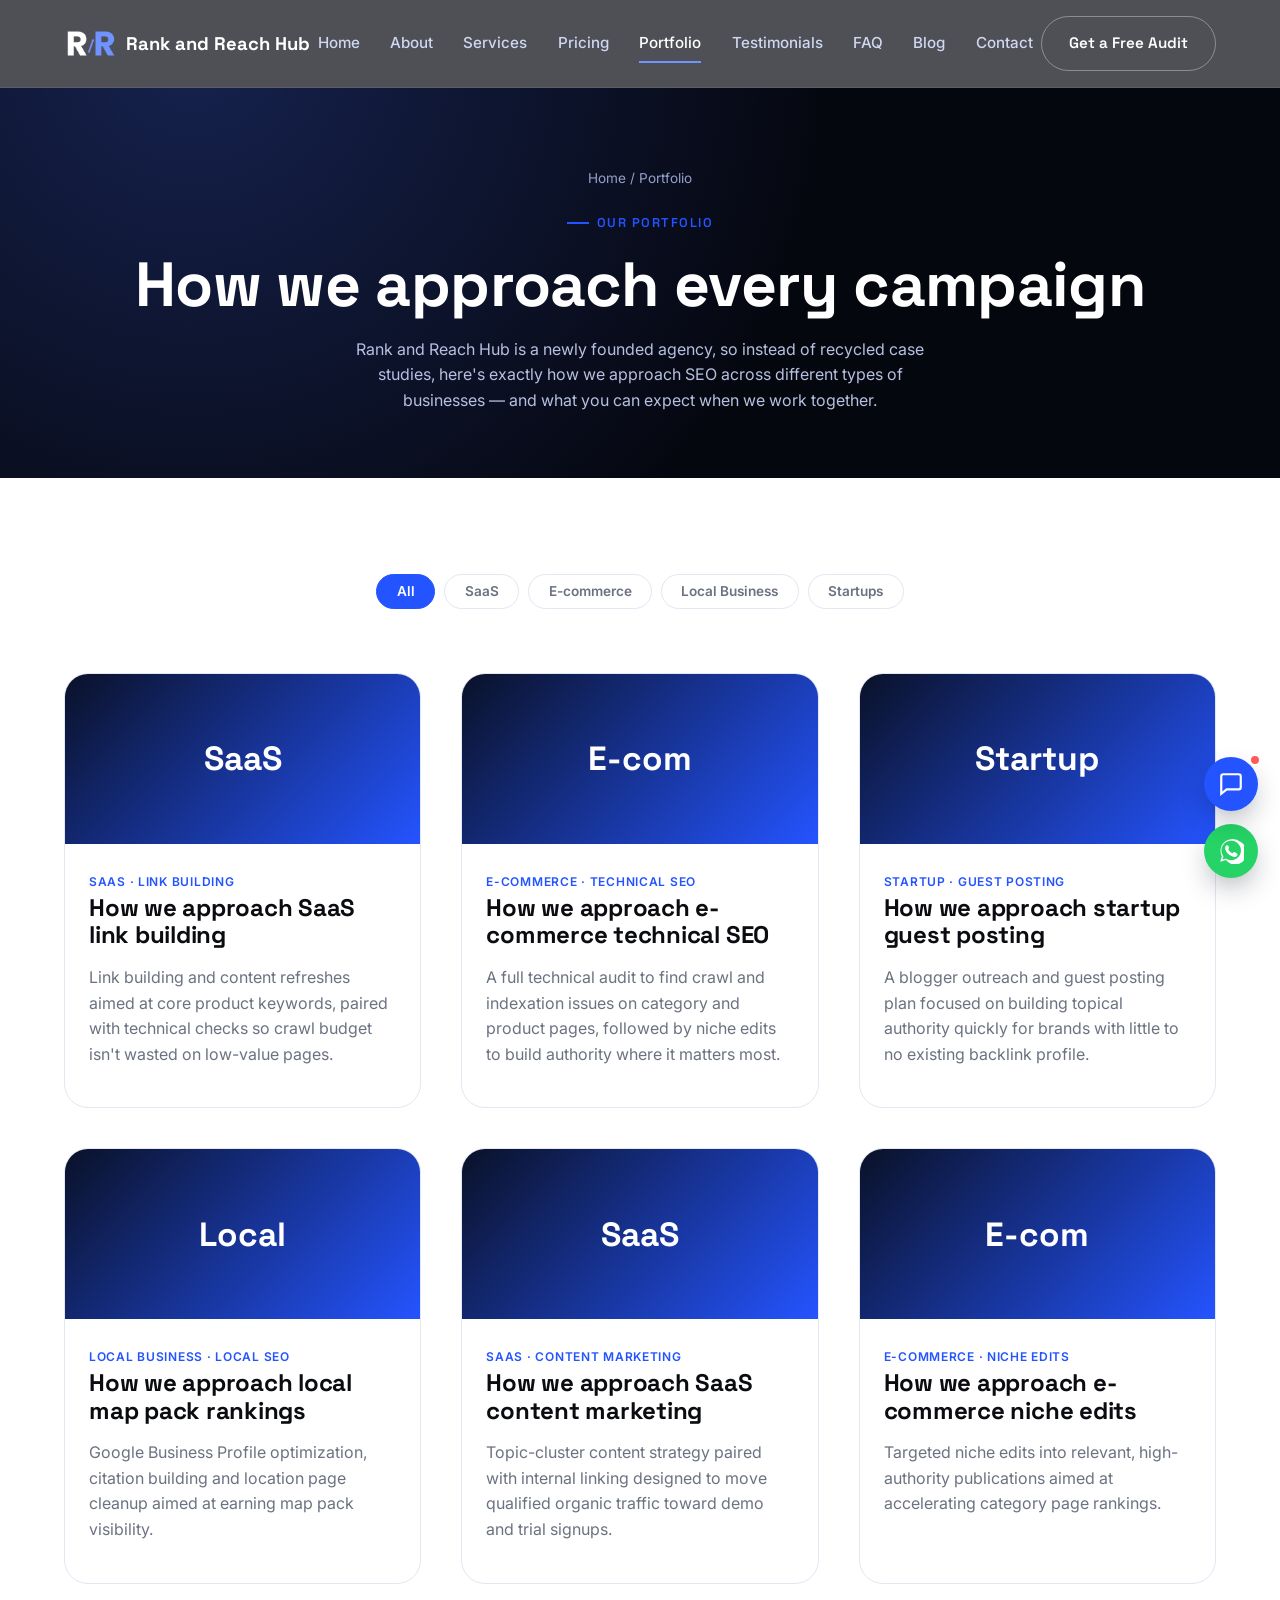
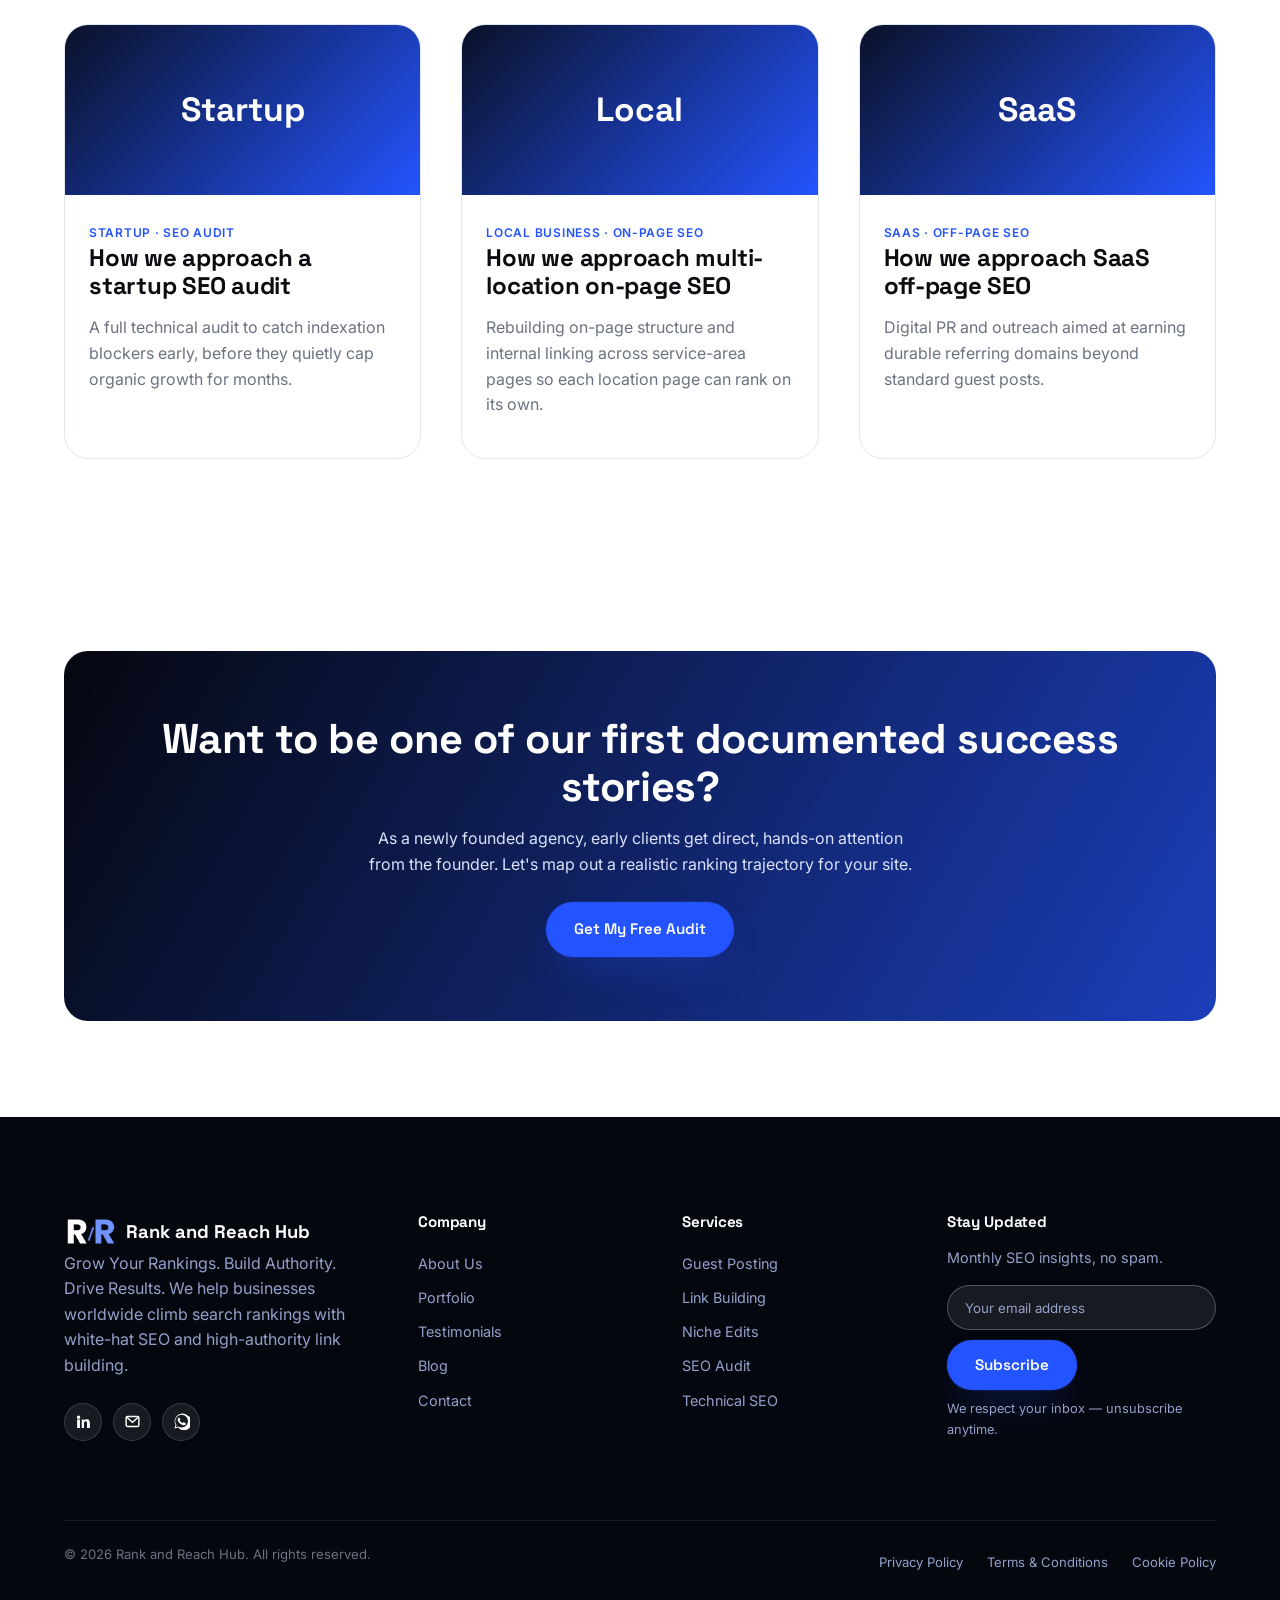
<file: portfolio.html>
<!DOCTYPE html>
<html lang="en">
<head>
  <meta charset="UTF-8" />
  <meta name="viewport" content="width=device-width, initial-scale=1.0" />
  <title>Portfolio & Case Studies | Rank and Reach Hub</title>
  <meta name="description" content="Browse real SEO case studies from Rank and Reach Hub covering SaaS, e-commerce, local business and startup clients across guest posting, link building and technical SEO." />
  <meta name="keywords" content="SEO agency, guest posting, link building, niche edits, blogger outreach, SEO audit, on-page SEO, off-page SEO, local SEO, technical SEO, content marketing" />
  <meta name="author" content="Rank and Reach Hub" />
  <link rel="canonical" href="https://RankAndReachHub.com/portfolio.html" />

  <!-- Open Graph -->
  <meta property="og:type" content="website" />
  <meta property="og:title" content="Portfolio & Case Studies | Rank and Reach Hub" />
  <meta property="og:description" content="Browse real SEO case studies from Rank and Reach Hub covering SaaS, e-commerce, local business and startup clients across guest posting, link building and technical SEO." />
  <meta property="og:url" content="https://RankAndReachHub.com/portfolio.html" />
  <meta property="og:site_name" content="Rank and Reach Hub" />
  <meta property="og:image" content="https://RankAndReachHub.com/assets/og-image.jpg" />

  <!-- Twitter Card -->
  <meta name="twitter:card" content="summary_large_image" />
  <meta name="twitter:title" content="Portfolio & Case Studies | Rank and Reach Hub" />
  <meta name="twitter:description" content="Browse real SEO case studies from Rank and Reach Hub covering SaaS, e-commerce, local business and startup clients across guest posting, link building and technical SEO." />
  <meta name="twitter:image" content="https://RankAndReachHub.com/assets/og-image.jpg" />

  <!-- Favicon -->
  <link rel="icon" type="image/png" href="assets/favicon.png"/>
  <link rel="apple-touch-icon" href="assets/favicon.png"/>

  <!-- Fonts: Space Grotesk (display) + Inter (body) -->
  <link rel="preconnect" href="https://fonts.googleapis.com" />
  <link rel="preconnect" href="https://fonts.gstatic.com" crossorigin />
  <link href="https://fonts.googleapis.com/css2?family=Space+Grotesk:wght@500;600;700&family=Inter:wght@400;500;600;700&display=swap" rel="stylesheet" />

  <link rel="stylesheet" href="style.css" />

  <!-- Schema.org Organization markup -->
  <script type="application/ld+json">
  {
    "@context": "https://schema.org",
    "@type": "Organization",
    "name": "Rank and Reach Hub",
    "url": "https://RankAndReachHub.com",
    "logo": "https://RankAndReachHub.com/assets/logo.png",
    "description": "Rank and Reach Hub is an SEO agency offering guest posting, link building, niche edits, blogger outreach, SEO audits, and full-service search optimization for businesses worldwide.",
    "sameAs": [
      "https://www.linkedin.com/in/ali-raza-3a3469418"
    ],
    "contactPoint": {
      "@type": "ContactPoint",
      "email": "razaworkspro@gmail.com",
      "telephone": "+92-309-4999495",
      "contactType": "customer service"
    }
  }
  </script>
</head>
<body>
  <!-- Skip link for keyboard / screen-reader users -->
  <a class="skip-link" href="#main-content">Skip to main content</a>

  <!-- ======================= HEADER / STICKY NAVIGATION ======================= -->
  <header class="site-header">
    <nav class="navbar" aria-label="Primary">
      <a href="index.html" class="brand" aria-label="Rank and Reach Hub — Home">
        <img src="assets/logo-icon.png" alt="Rank and Reach Hub logo" class="brand-mark" width="38" height="26" loading="lazy"/>
        Rank and Reach Hub
      </a>

      <div class="nav-links">
                <a href="index.html">Home</a>
        <a href="about.html">About</a>
        <a href="services.html">Services</a>
        <a href="pricing.html">Pricing</a>
        <a href="portfolio.html" class="active">Portfolio</a>
        <a href="testimonials.html">Testimonials</a>
        <a href="faq.html">FAQ</a>
        <a href="blog.html">Blog</a>
        <a href="contact.html">Contact</a>
      </div>

      <div class="nav-cta">
        <a href="contact.html" class="btn btn-outline">Get a Free Audit</a>
        <button class="nav-toggle" aria-label="Toggle menu" aria-expanded="false" aria-controls="mobile-menu">
          <span></span><span></span><span></span>
        </button>
      </div>
    </nav>

    <!-- Mobile menu panel, toggled via script.js -->
    <div class="mobile-menu" id="mobile-menu">
            <a href="index.html">Home</a>
      <a href="about.html">About</a>
      <a href="services.html">Services</a>
      <a href="pricing.html">Pricing</a>
      <a href="portfolio.html" class="active">Portfolio</a>
      <a href="testimonials.html">Testimonials</a>
      <a href="faq.html">FAQ</a>
      <a href="blog.html">Blog</a>
      <a href="contact.html">Contact</a>
      <a href="contact.html" class="btn btn-primary btn-block">Get a Free Audit</a>
    </div>
  </header>

  <main id="main-content">

    <section class="page-hero">
      <div class="container">
        <p class="breadcrumb"><a href="index.html">Home</a> / Portfolio</p>
        <span class="eyebrow" style="justify-content:center;">Our Portfolio</span>
        <h1>How we approach every campaign</h1>
        <p style="max-width:600px;margin:0 auto;color:#b7c0e0;">Rank and Reach Hub is a newly founded agency, so instead of recycled case studies, here's exactly how we approach SEO across different types of businesses — and what you can expect when we work together.</p>
      </div>
    </section>

    <section>
      <div class="container">
        <div class="filter-row reveal">
          <button class="filter-btn active" data-filter="all">All</button>
          <button class="filter-btn" data-filter="saas">SaaS</button>
          <button class="filter-btn" data-filter="ecommerce">E-commerce</button>
          <button class="filter-btn" data-filter="local">Local Business</button>
          <button class="filter-btn" data-filter="startup">Startups</button>
        </div>

        <div class="grid grid-3">

          <article class="case-card portfolio-item reveal" data-category="saas">
            <div class="case-media"><span class="metric">SaaS</span></div>
            <div class="case-body">
              <span class="tag">SaaS · Link Building</span>
              <h3>How we approach SaaS link building</h3>
              <p>Link building and content refreshes aimed at core product keywords, paired with technical checks so crawl budget isn't wasted on low-value pages.</p>
            </div>
          </article>

          <article class="case-card portfolio-item reveal" data-category="ecommerce">
            <div class="case-media"><span class="metric">E-com</span></div>
            <div class="case-body">
              <span class="tag">E-commerce · Technical SEO</span>
              <h3>How we approach e-commerce technical SEO</h3>
              <p>A full technical audit to find crawl and indexation issues on category and product pages, followed by niche edits to build authority where it matters most.</p>
            </div>
          </article>

          <article class="case-card portfolio-item reveal" data-category="startup">
            <div class="case-media"><span class="metric">Startup</span></div>
            <div class="case-body">
              <span class="tag">Startup · Guest Posting</span>
              <h3>How we approach startup guest posting</h3>
              <p>A blogger outreach and guest posting plan focused on building topical authority quickly for brands with little to no existing backlink profile.</p>
            </div>
          </article>

          <article class="case-card portfolio-item reveal" data-category="local">
            <div class="case-media"><span class="metric">Local</span></div>
            <div class="case-body">
              <span class="tag">Local Business · Local SEO</span>
              <h3>How we approach local map pack rankings</h3>
              <p>Google Business Profile optimization, citation building and location page cleanup aimed at earning map pack visibility.</p>
            </div>
          </article>

          <article class="case-card portfolio-item reveal" data-category="saas">
            <div class="case-media"><span class="metric">SaaS</span></div>
            <div class="case-body">
              <span class="tag">SaaS · Content Marketing</span>
              <h3>How we approach SaaS content marketing</h3>
              <p>Topic-cluster content strategy paired with internal linking designed to move qualified organic traffic toward demo and trial signups.</p>
            </div>
          </article>

          <article class="case-card portfolio-item reveal" data-category="ecommerce">
            <div class="case-media"><span class="metric">E-com</span></div>
            <div class="case-body">
              <span class="tag">E-commerce · Niche Edits</span>
              <h3>How we approach e-commerce niche edits</h3>
              <p>Targeted niche edits into relevant, high-authority publications aimed at accelerating category page rankings.</p>
            </div>
          </article>

          <article class="case-card portfolio-item reveal" data-category="startup">
            <div class="case-media"><span class="metric">Startup</span></div>
            <div class="case-body">
              <span class="tag">Startup · SEO Audit</span>
              <h3>How we approach a startup SEO audit</h3>
              <p>A full technical audit to catch indexation blockers early, before they quietly cap organic growth for months.</p>
            </div>
          </article>

          <article class="case-card portfolio-item reveal" data-category="local">
            <div class="case-media"><span class="metric">Local</span></div>
            <div class="case-body">
              <span class="tag">Local Business · On-Page SEO</span>
              <h3>How we approach multi-location on-page SEO</h3>
              <p>Rebuilding on-page structure and internal linking across service-area pages so each location page can rank on its own.</p>
            </div>
          </article>

          <article class="case-card portfolio-item reveal" data-category="saas">
            <div class="case-media"><span class="metric">SaaS</span></div>
            <div class="case-body">
              <span class="tag">SaaS · Off-Page SEO</span>
              <h3>How we approach SaaS off-page SEO</h3>
              <p>Digital PR and outreach aimed at earning durable referring domains beyond standard guest posts.</p>
            </div>
          </article>

        </div>
      </div>
    </section>

    <section class="cta-wrap">
      <div class="container">
        <div class="cta-band reveal">
          <h2>Want to be one of our first documented success stories?</h2>
          <p>As a newly founded agency, early clients get direct, hands-on attention from the founder. Let's map out a realistic ranking trajectory for your site.</p>
          <div class="cta-actions"><a href="contact.html" class="btn btn-primary">Get My Free Audit</a></div>
        </div>
      </div>
    </section>

  </main>
  <!-- ================================ FOOTER ================================ -->
  <footer class="site-footer">
    <div class="container">
      <div class="footer-grid">
        <div class="footer-brand">
          <a href="index.html" class="brand" aria-label="Rank and Reach Hub — Home">
            <img src="assets/logo-icon.png" alt="Rank and Reach Hub logo" class="brand-mark" width="38" height="26" loading="lazy"/>
            Rank and Reach Hub
          </a>
          <p>Grow Your Rankings. Build Authority. Drive Results. We help businesses worldwide climb search rankings with white-hat SEO and high-authority link building.</p>
          <div class="social-row" aria-label="Social media links">
        <a href="https://www.linkedin.com/in/ali-raza-3a3469418" class="social-icon" aria-label="Rank and Reach Hub on LinkedIn" target="_blank" rel="noopener noreferrer">
          <svg viewBox="0 0 24 24" fill="currentColor"><path d="M4.98 3.5a2.5 2.5 0 1 1 0 5 2.5 2.5 0 0 1 0-5ZM3 9h4v12H3zM9.5 9H13v1.7h.05c.5-.9 1.7-1.9 3.5-1.9 3.7 0 4.45 2.4 4.45 5.6V21H17v-6c0-1.4 0-3.2-2-3.2s-2.3 1.5-2.3 3.1V21H9.5Z"/></svg>
        </a>
        <a href="mailto:razaworkspro@gmail.com" class="social-icon" aria-label="Email Rank and Reach Hub">
          <svg viewBox="0 0 24 24" fill="none" stroke="currentColor" stroke-width="2"><rect x="3" y="5" width="18" height="14" rx="2"/><path d="m4 6 8 7 8-7"/></svg>
        </a>
        <a href="https://wa.me/923094999495" class="social-icon" aria-label="Message Rank and Reach Hub on WhatsApp" target="_blank" rel="noopener noreferrer">
          <svg viewBox="0 0 24 24" fill="currentColor"><path d="M20.5 3.5A11 11 0 0 0 3.6 17L2 22l5.2-1.6A11 11 0 1 0 20.5 3.5Zm-8.5 17a9 9 0 0 1-4.6-1.3l-.3-.2-3.1 1 1-3-.2-.3A9 9 0 1 1 12 20.5Zm5-6.7c-.3-.1-1.6-.8-1.9-.9-.2-.1-.4-.1-.6.1-.2.3-.7.9-.8 1-.2.2-.3.2-.5.1a7.3 7.3 0 0 1-3.6-3.2c-.3-.5.3-.5.7-1.6.1-.2 0-.4 0-.5L9.4 7.1c-.2-.5-.4-.4-.6-.4h-.5c-.2 0-.5.1-.7.3-.2.3-1 1-1 2.4s1 2.8 1.1 3c.1.2 2 3.1 4.9 4.3.7.3 1.2.5 1.6.6.7.2 1.3.2 1.8.1.6-.1 1.6-.7 1.8-1.3.2-.6.2-1.1.2-1.3-.1-.1-.3-.2-.5-.3Z"/></svg>
        </a>

          </div>
        </div>

        <div class="footer-col">
          <h4>Company</h4>
          <a href="about.html">About Us</a>
          <a href="portfolio.html">Portfolio</a>
          <a href="testimonials.html">Testimonials</a>
          <a href="blog.html">Blog</a>
          <a href="contact.html">Contact</a>
        </div>

        <div class="footer-col">
          <h4>Services</h4>
          <a href="services.html#guest-posting">Guest Posting</a>
          <a href="services.html#link-building">Link Building</a>
          <a href="services.html#niche-edits">Niche Edits</a>
          <a href="services.html#seo-audit">SEO Audit</a>
          <a href="services.html#technical-seo">Technical SEO</a>
        </div>

        <div class="footer-col">
          <h4>Stay Updated</h4>
          <p style="color:#93a0c9;font-size:0.9rem;">Monthly SEO insights, no spam.</p>
          <form class="newsletter-form" novalidate>
            <div class="newsletter-box">
              <label for="footer-newsletter-email" class="sr-only">Email address</label>
              <input type="email" id="footer-newsletter-email" placeholder="Your email address" required />
              <button type="submit" class="btn btn-primary">Subscribe</button>
            </div>
            <p class="form-note">We respect your inbox — unsubscribe anytime.</p>
          </form>
        </div>
      </div>

      <div class="footer-bottom">
        <p>&copy; 2026 Rank and Reach Hub. All rights reserved.</p>
        <div class="flex gap-md">
          <a href="privacy-policy.html">Privacy Policy</a>
          <a href="terms-and-conditions.html">Terms &amp; Conditions</a>
          <a href="cookie-policy.html">Cookie Policy</a>
        </div>
      </div>
    </div>
  </footer>
  <!-- ============================ FLOATING WIDGETS ============================ -->
  <div class="float-stack">
    <button class="float-btn back-to-top" aria-label="Back to top">
      <svg viewBox="0 0 24 24" fill="none" stroke="currentColor" stroke-width="2"><path d="M12 19V5M5 12l7-7 7 7"/></svg>
    </button>
    <button class="float-btn chat-btn" aria-label="Open live chat" aria-haspopup="dialog">
      <span class="ping" aria-hidden="true"></span>
      <svg viewBox="0 0 24 24" fill="none" stroke="currentColor" stroke-width="2"><path d="M21 15a2 2 0 0 1-2 2H8l-5 4V5a2 2 0 0 1 2-2h14a2 2 0 0 1 2 2z"/></svg>
    </button>
    <a class="float-btn whatsapp-btn" aria-label="Chat with us on WhatsApp" href="https://wa.me/923094999495" target="_blank" rel="noopener noreferrer">
      <svg viewBox="0 0 24 24" fill="currentColor"><path d="M20.5 3.5A11 11 0 0 0 3.6 17L2 22l5.2-1.6A11 11 0 1 0 20.5 3.5Zm-8.5 17a9 9 0 0 1-4.6-1.3l-.3-.2-3.1 1 1-3-.2-.3A9 9 0 1 1 12 20.5Zm5-6.7c-.3-.1-1.6-.8-1.9-.9-.2-.1-.4-.1-.6.1-.2.3-.7.9-.8 1-.2.2-.3.2-.5.1a7.3 7.3 0 0 1-3.6-3.2c-.3-.5.3-.5.7-1.6.1-.2 0-.4 0-.5L9.4 7.1c-.2-.5-.4-.4-.6-.4h-.5c-.2 0-.5.1-.7.3-.2.3-1 1-1 2.4s1 2.8 1.1 3c.1.2 2 3.1 4.9 4.3.7.3 1.2.5 1.6.6.7.2 1.3.2 1.8.1.6-.1 1.6-.7 1.8-1.3.2-.6.2-1.1.2-1.3-.1-.1-.3-.2-.5-.3Z"/></svg>
    </a>
  </div>

  <!-- Live chat placeholder panel — swap for a real provider embed (Tawk.to, Crisp, Intercom) later -->
  <div class="chat-panel" role="dialog" aria-label="Live chat">
    <div class="chat-panel-head">
      <strong>Rank and Reach Hub</strong>
      <button class="chat-panel-close" aria-label="Close chat">&times;</button>
    </div>
    <div class="chat-panel-body">
      <p>👋 Hi there! This is a placeholder live-chat widget. Connect your preferred chat provider here to talk with visitors in real time.</p>
      <a href="contact.html" class="btn btn-dark btn-block">Send us a message instead</a>
    </div>
  </div>

  <script src="script.js"></script>
</body>
</html>
</file>
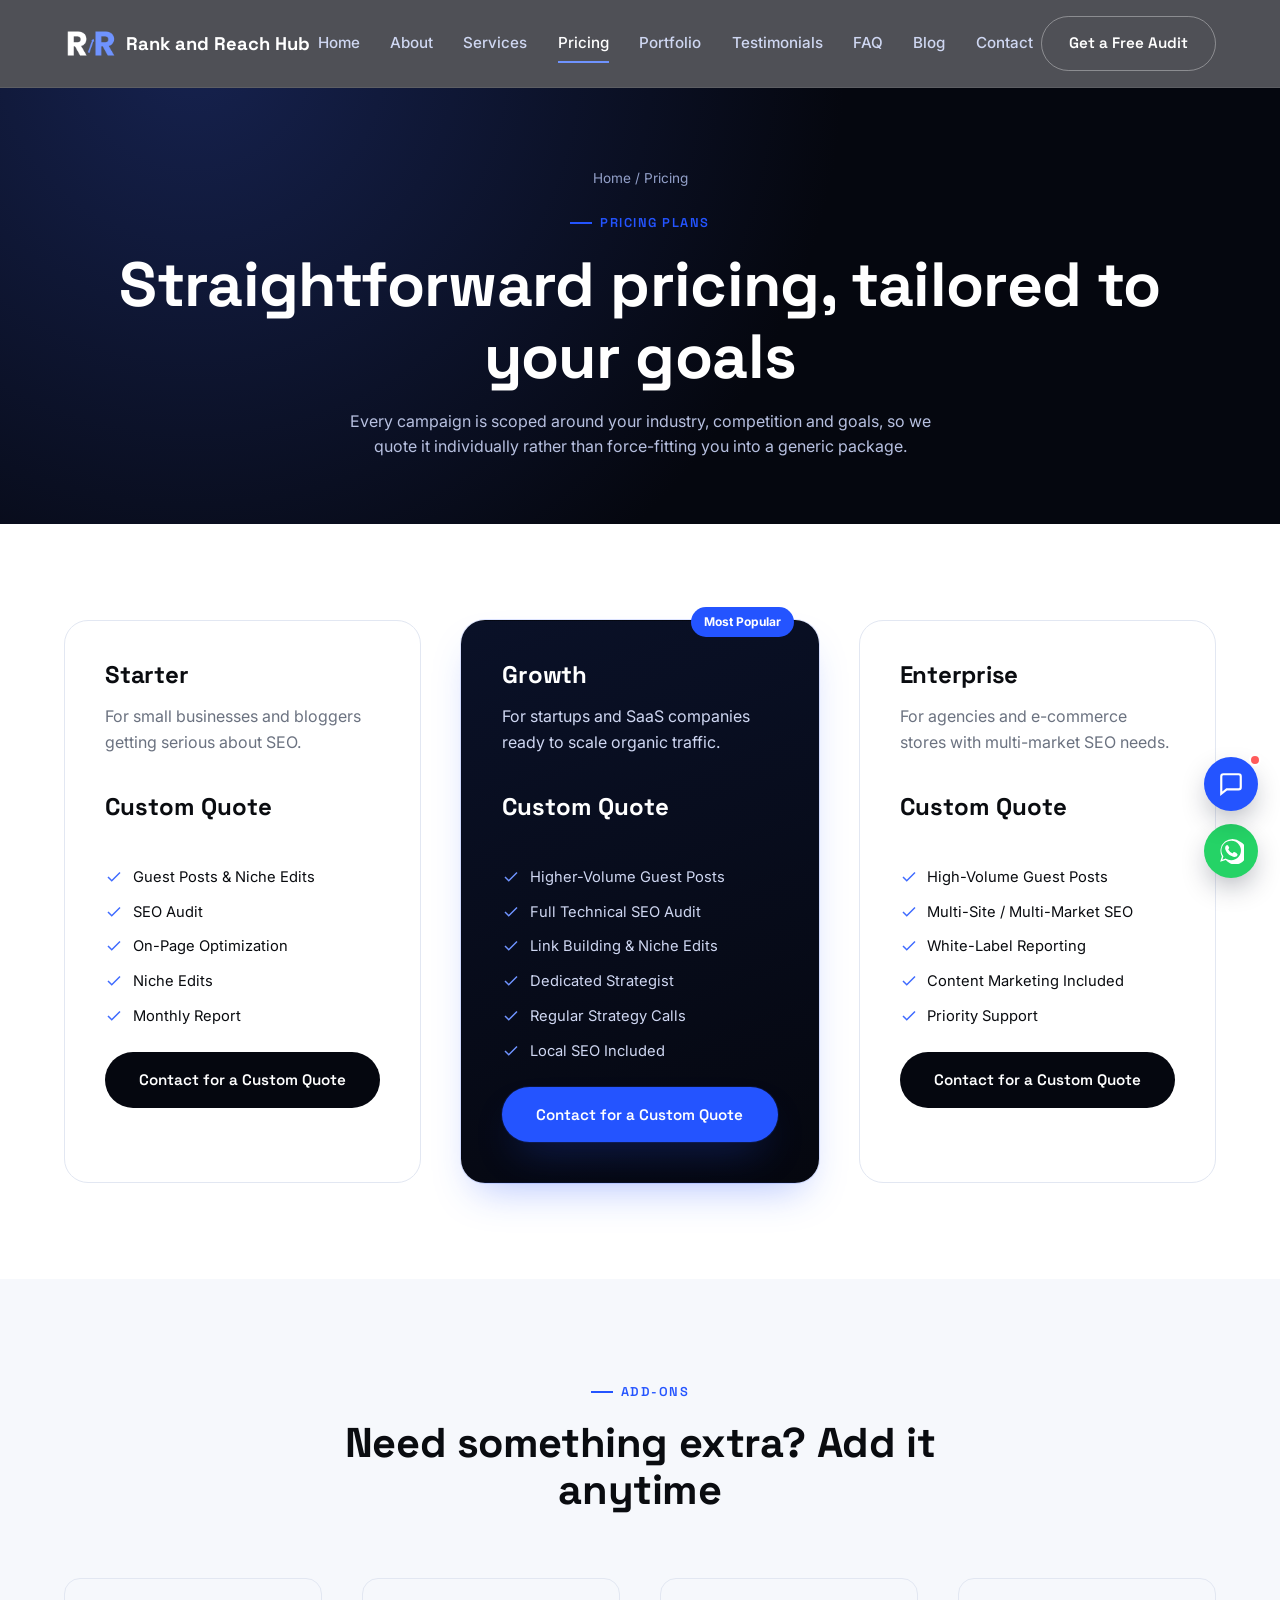
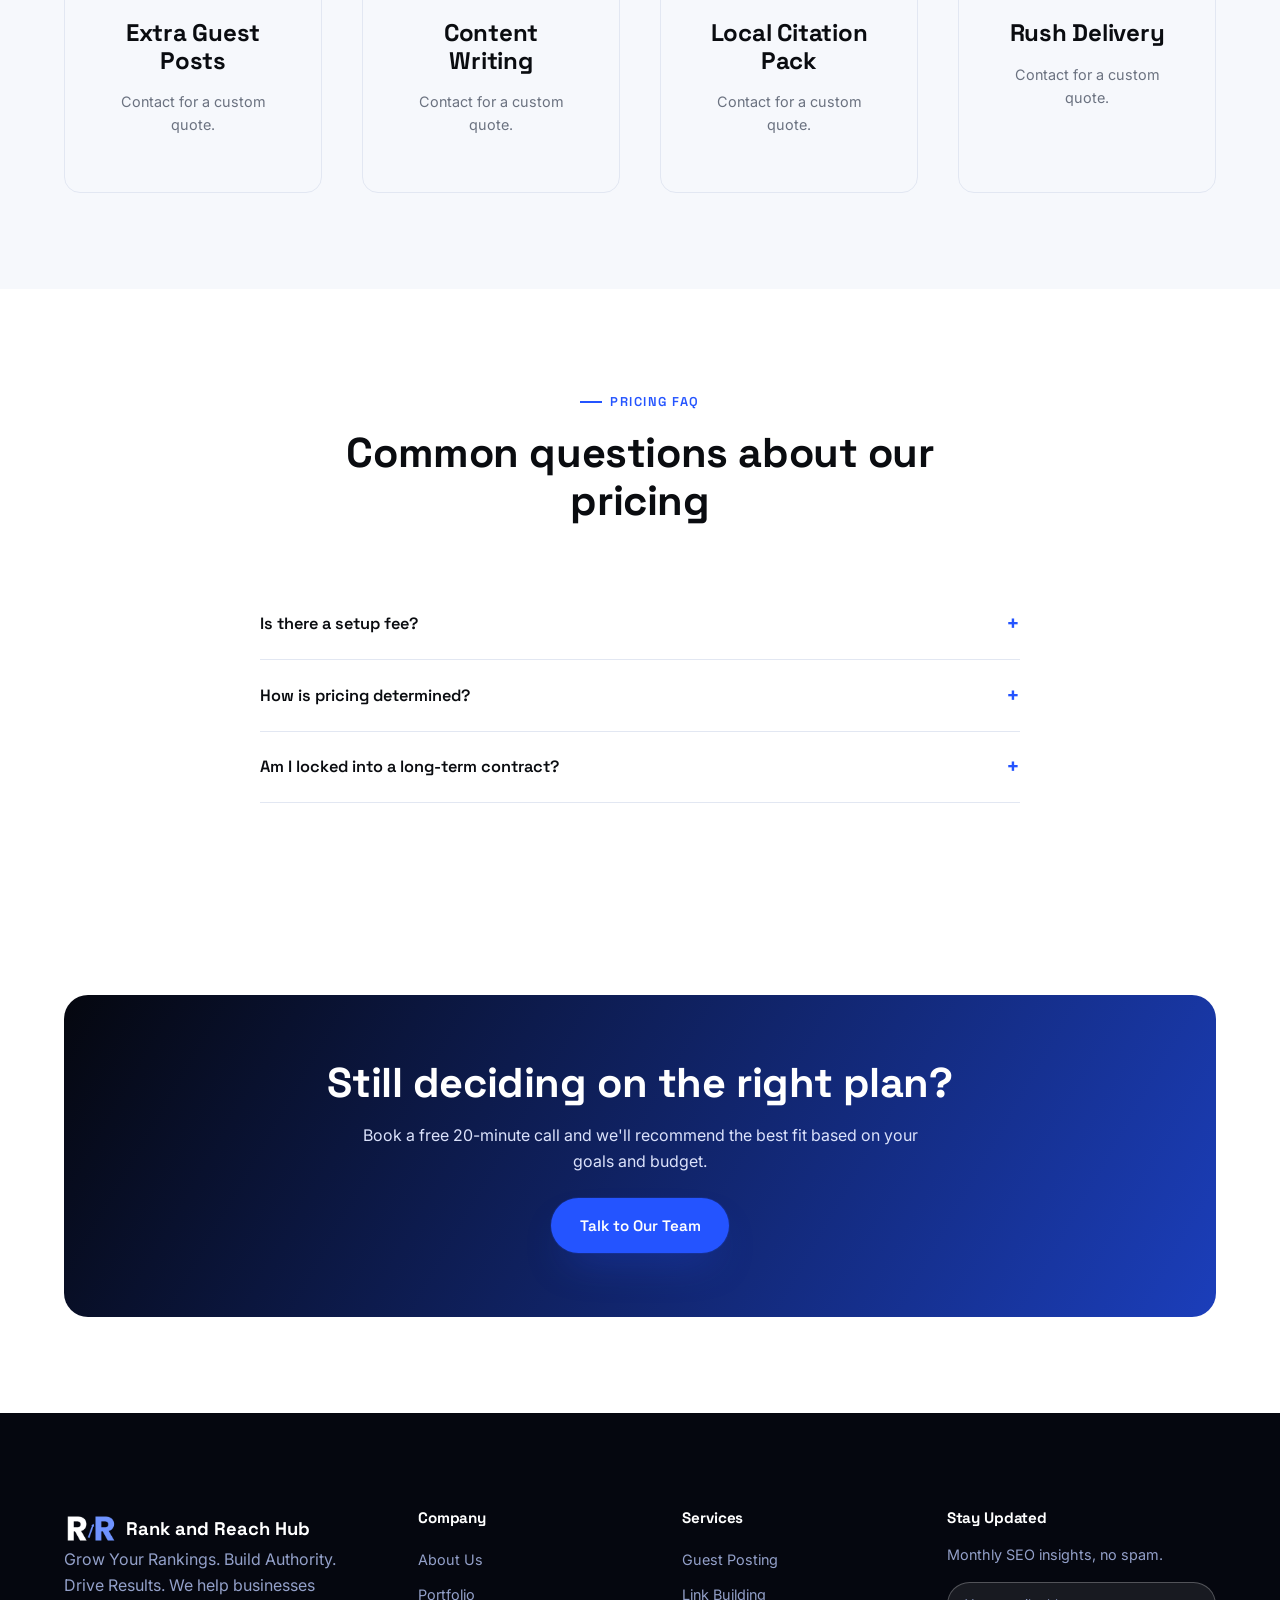
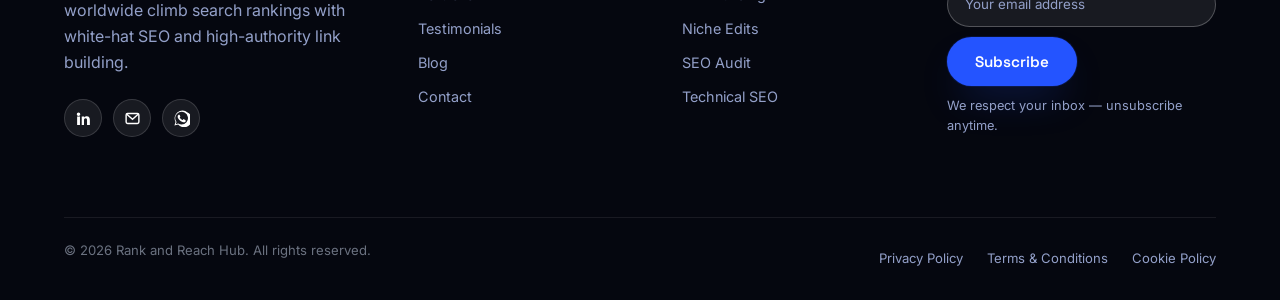
<file: pricing.html>
<!DOCTYPE html>
<html lang="en">
<head>
  <meta charset="UTF-8" />
  <meta name="viewport" content="width=device-width, initial-scale=1.0" />
  <title>Pricing Plans | Rank and Reach Hub SEO Agency</title>
  <meta name="description" content="Transparent, month-to-month SEO pricing from Rank and Reach Hub. Compare Starter, Growth and Enterprise plans for guest posting, link building and full SEO management." />
  <meta name="keywords" content="SEO agency, guest posting, link building, niche edits, blogger outreach, SEO audit, on-page SEO, off-page SEO, local SEO, technical SEO, content marketing" />
  <meta name="author" content="Rank and Reach Hub" />
  <link rel="canonical" href="https://RankAndReachHub.com/pricing.html" />

  <!-- Open Graph -->
  <meta property="og:type" content="website" />
  <meta property="og:title" content="Pricing Plans | Rank and Reach Hub SEO Agency" />
  <meta property="og:description" content="Transparent, month-to-month SEO pricing from Rank and Reach Hub. Compare Starter, Growth and Enterprise plans for guest posting, link building and full SEO management." />
  <meta property="og:url" content="https://RankAndReachHub.com/pricing.html" />
  <meta property="og:site_name" content="Rank and Reach Hub" />
  <meta property="og:image" content="https://RankAndReachHub.com/assets/og-image.jpg" />

  <!-- Twitter Card -->
  <meta name="twitter:card" content="summary_large_image" />
  <meta name="twitter:title" content="Pricing Plans | Rank and Reach Hub SEO Agency" />
  <meta name="twitter:description" content="Transparent, month-to-month SEO pricing from Rank and Reach Hub. Compare Starter, Growth and Enterprise plans for guest posting, link building and full SEO management." />
  <meta name="twitter:image" content="https://RankAndReachHub.com/assets/og-image.jpg" />

  <!-- Favicon -->
  <link rel="icon" type="image/png" href="assets/favicon.png"/>
  <link rel="apple-touch-icon" href="assets/favicon.png"/>

  <!-- Fonts: Space Grotesk (display) + Inter (body) -->
  <link rel="preconnect" href="https://fonts.googleapis.com" />
  <link rel="preconnect" href="https://fonts.gstatic.com" crossorigin />
  <link href="https://fonts.googleapis.com/css2?family=Space+Grotesk:wght@500;600;700&family=Inter:wght@400;500;600;700&display=swap" rel="stylesheet" />

  <link rel="stylesheet" href="style.css" />

  <!-- Schema.org Organization markup -->
  <script type="application/ld+json">
  {
    "@context": "https://schema.org",
    "@type": "Organization",
    "name": "Rank and Reach Hub",
    "url": "https://RankAndReachHub.com",
    "logo": "https://RankAndReachHub.com/assets/logo.png",
    "description": "Rank and Reach Hub is an SEO agency offering guest posting, link building, niche edits, blogger outreach, SEO audits, and full-service search optimization for businesses worldwide.",
    "sameAs": [
      "https://www.linkedin.com/in/ali-raza-3a3469418"
    ],
    "contactPoint": {
      "@type": "ContactPoint",
      "email": "razaworkspro@gmail.com",
      "telephone": "+92-309-4999495",
      "contactType": "customer service"
    }
  }
  </script>
</head>
<body>
  <!-- Skip link for keyboard / screen-reader users -->
  <a class="skip-link" href="#main-content">Skip to main content</a>

  <!-- ======================= HEADER / STICKY NAVIGATION ======================= -->
  <header class="site-header">
    <nav class="navbar" aria-label="Primary">
      <a href="index.html" class="brand" aria-label="Rank and Reach Hub — Home">
        <img src="assets/logo-icon.png" alt="Rank and Reach Hub logo" class="brand-mark" width="38" height="26" loading="lazy"/>
        Rank and Reach Hub
      </a>

      <div class="nav-links">
                <a href="index.html">Home</a>
        <a href="about.html">About</a>
        <a href="services.html">Services</a>
        <a href="pricing.html" class="active">Pricing</a>
        <a href="portfolio.html">Portfolio</a>
        <a href="testimonials.html">Testimonials</a>
        <a href="faq.html">FAQ</a>
        <a href="blog.html">Blog</a>
        <a href="contact.html">Contact</a>
      </div>

      <div class="nav-cta">
        <a href="contact.html" class="btn btn-outline">Get a Free Audit</a>
        <button class="nav-toggle" aria-label="Toggle menu" aria-expanded="false" aria-controls="mobile-menu">
          <span></span><span></span><span></span>
        </button>
      </div>
    </nav>

    <!-- Mobile menu panel, toggled via script.js -->
    <div class="mobile-menu" id="mobile-menu">
            <a href="index.html">Home</a>
      <a href="about.html">About</a>
      <a href="services.html">Services</a>
      <a href="pricing.html" class="active">Pricing</a>
      <a href="portfolio.html">Portfolio</a>
      <a href="testimonials.html">Testimonials</a>
      <a href="faq.html">FAQ</a>
      <a href="blog.html">Blog</a>
      <a href="contact.html">Contact</a>
      <a href="contact.html" class="btn btn-primary btn-block">Get a Free Audit</a>
    </div>
  </header>

  <main id="main-content">

    <section class="page-hero">
      <div class="container">
        <p class="breadcrumb"><a href="index.html">Home</a> / Pricing</p>
        <span class="eyebrow" style="justify-content:center;">Pricing Plans</span>
        <h1>Straightforward pricing, tailored to your goals</h1>
        <p style="max-width:600px;margin:0 auto;color:#b7c0e0;">Every campaign is scoped around your industry, competition and goals, so we quote it individually rather than force-fitting you into a generic package.</p>
      </div>
    </section>

    <section>
      <div class="container">
        <div class="grid grid-3">
          <div class="pricing-card reveal">
            <h3>Starter</h3>
            <p>For small businesses and bloggers getting serious about SEO.</p>
            <div class="price-amount" style="font-size:1.5rem;">Custom Quote</div>
            <ul class="price-features">
              <li><svg viewBox="0 0 24 24" fill="none" stroke="currentColor" stroke-width="2"><path d="M20 6 9 17l-5-5"/></svg>Guest Posts &amp; Niche Edits</li>
              <li><svg viewBox="0 0 24 24" fill="none" stroke="currentColor" stroke-width="2"><path d="M20 6 9 17l-5-5"/></svg>SEO Audit</li>
              <li><svg viewBox="0 0 24 24" fill="none" stroke="currentColor" stroke-width="2"><path d="M20 6 9 17l-5-5"/></svg>On-Page Optimization</li>
              <li><svg viewBox="0 0 24 24" fill="none" stroke="currentColor" stroke-width="2"><path d="M20 6 9 17l-5-5"/></svg>Niche Edits</li>
              <li><svg viewBox="0 0 24 24" fill="none" stroke="currentColor" stroke-width="2"><path d="M20 6 9 17l-5-5"/></svg>Monthly Report</li>
            </ul>
            <a href="contact.html" class="btn btn-dark btn-block">Contact for a Custom Quote</a>
          </div>

          <div class="pricing-card featured reveal reveal-delay-1">
            <span class="pricing-ribbon">Most Popular</span>
            <h3>Growth</h3>
            <p>For startups and SaaS companies ready to scale organic traffic.</p>
            <div class="price-amount" style="font-size:1.5rem;">Custom Quote</div>
            <ul class="price-features">
              <li><svg viewBox="0 0 24 24" fill="none" stroke="currentColor" stroke-width="2"><path d="M20 6 9 17l-5-5"/></svg>Higher-Volume Guest Posts</li>
              <li><svg viewBox="0 0 24 24" fill="none" stroke="currentColor" stroke-width="2"><path d="M20 6 9 17l-5-5"/></svg>Full Technical SEO Audit</li>
              <li><svg viewBox="0 0 24 24" fill="none" stroke="currentColor" stroke-width="2"><path d="M20 6 9 17l-5-5"/></svg>Link Building &amp; Niche Edits</li>
              <li><svg viewBox="0 0 24 24" fill="none" stroke="currentColor" stroke-width="2"><path d="M20 6 9 17l-5-5"/></svg>Dedicated Strategist</li>
              <li><svg viewBox="0 0 24 24" fill="none" stroke="currentColor" stroke-width="2"><path d="M20 6 9 17l-5-5"/></svg>Regular Strategy Calls</li>
              <li><svg viewBox="0 0 24 24" fill="none" stroke="currentColor" stroke-width="2"><path d="M20 6 9 17l-5-5"/></svg>Local SEO Included</li>
            </ul>
            <a href="contact.html" class="btn btn-primary btn-block">Contact for a Custom Quote</a>
          </div>

          <div class="pricing-card reveal reveal-delay-2">
            <h3>Enterprise</h3>
            <p>For agencies and e-commerce stores with multi-market SEO needs.</p>
            <div class="price-amount" style="font-size:1.5rem;">Custom Quote</div>
            <ul class="price-features">
              <li><svg viewBox="0 0 24 24" fill="none" stroke="currentColor" stroke-width="2"><path d="M20 6 9 17l-5-5"/></svg>High-Volume Guest Posts</li>
              <li><svg viewBox="0 0 24 24" fill="none" stroke="currentColor" stroke-width="2"><path d="M20 6 9 17l-5-5"/></svg>Multi-Site / Multi-Market SEO</li>
              <li><svg viewBox="0 0 24 24" fill="none" stroke="currentColor" stroke-width="2"><path d="M20 6 9 17l-5-5"/></svg>White-Label Reporting</li>
              <li><svg viewBox="0 0 24 24" fill="none" stroke="currentColor" stroke-width="2"><path d="M20 6 9 17l-5-5"/></svg>Content Marketing Included</li>
              <li><svg viewBox="0 0 24 24" fill="none" stroke="currentColor" stroke-width="2"><path d="M20 6 9 17l-5-5"/></svg>Priority Support</li>
            </ul>
            <a href="contact.html" class="btn btn-dark btn-block">Contact for a Custom Quote</a>
          </div>
        </div>
      </div>
    </section>

    <section class="section-alt">
      <div class="container">
        <div class="section-head reveal">
          <span class="eyebrow">Add-Ons</span>
          <h2>Need something extra? Add it anytime</h2>
        </div>
        <div class="grid grid-4">
          <div class="value-card reveal"><h3>Extra Guest Posts</h3><p style="font-size:0.9rem;">Contact for a custom quote.</p></div>
          <div class="value-card reveal reveal-delay-1"><h3>Content Writing</h3><p style="font-size:0.9rem;">Contact for a custom quote.</p></div>
          <div class="value-card reveal reveal-delay-2"><h3>Local Citation Pack</h3><p style="font-size:0.9rem;">Contact for a custom quote.</p></div>
          <div class="value-card reveal reveal-delay-3"><h3>Rush Delivery</h3><p style="font-size:0.9rem;">Contact for a custom quote.</p></div>
        </div>
      </div>
    </section>

    <section class="faq">
      <div class="container">
        <div class="section-head reveal">
          <span class="eyebrow">Pricing FAQ</span>
          <h2>Common questions about our pricing</h2>
        </div>
        <div class="faq-list" style="max-width:760px;margin:0 auto;">
          <div class="faq-item reveal">
            <button class="faq-question" aria-expanded="false">Is there a setup fee?<span class="plus">+</span></button>
            <div class="faq-answer"><p>No setup fees. Every quote reflects only the work scoped into your plan.</p></div>
          </div>
          <div class="faq-item reveal">
            <button class="faq-question" aria-expanded="false">How is pricing determined?<span class="plus">+</span></button>
            <div class="faq-answer"><p>Pricing depends on your industry, competition, current site health and the scope of work involved. We put together a custom quote after a free consultation.</p></div>
          </div>
          <div class="faq-item reveal">
            <button class="faq-question" aria-expanded="false">Am I locked into a long-term contract?<span class="plus">+</span></button>
            <div class="faq-answer"><p>No. We'll discuss the right commitment length for your goals during your free consultation — nothing is locked in before that conversation.</p></div>
          </div>
        </div>
      </div>
    </section>

    <section class="cta-wrap">
      <div class="container">
        <div class="cta-band reveal">
          <h2>Still deciding on the right plan?</h2>
          <p>Book a free 20-minute call and we'll recommend the best fit based on your goals and budget.</p>
          <div class="cta-actions"><a href="contact.html" class="btn btn-primary">Talk to Our Team</a></div>
        </div>
      </div>
    </section>

  </main>
  <!-- ================================ FOOTER ================================ -->
  <footer class="site-footer">
    <div class="container">
      <div class="footer-grid">
        <div class="footer-brand">
          <a href="index.html" class="brand" aria-label="Rank and Reach Hub — Home">
            <img src="assets/logo-icon.png" alt="Rank and Reach Hub logo" class="brand-mark" width="38" height="26" loading="lazy"/>
            Rank and Reach Hub
          </a>
          <p>Grow Your Rankings. Build Authority. Drive Results. We help businesses worldwide climb search rankings with white-hat SEO and high-authority link building.</p>
          <div class="social-row" aria-label="Social media links">
        <a href="https://www.linkedin.com/in/ali-raza-3a3469418" class="social-icon" aria-label="Rank and Reach Hub on LinkedIn" target="_blank" rel="noopener noreferrer">
          <svg viewBox="0 0 24 24" fill="currentColor"><path d="M4.98 3.5a2.5 2.5 0 1 1 0 5 2.5 2.5 0 0 1 0-5ZM3 9h4v12H3zM9.5 9H13v1.7h.05c.5-.9 1.7-1.9 3.5-1.9 3.7 0 4.45 2.4 4.45 5.6V21H17v-6c0-1.4 0-3.2-2-3.2s-2.3 1.5-2.3 3.1V21H9.5Z"/></svg>
        </a>
        <a href="mailto:razaworkspro@gmail.com" class="social-icon" aria-label="Email Rank and Reach Hub">
          <svg viewBox="0 0 24 24" fill="none" stroke="currentColor" stroke-width="2"><rect x="3" y="5" width="18" height="14" rx="2"/><path d="m4 6 8 7 8-7"/></svg>
        </a>
        <a href="https://wa.me/923094999495" class="social-icon" aria-label="Message Rank and Reach Hub on WhatsApp" target="_blank" rel="noopener noreferrer">
          <svg viewBox="0 0 24 24" fill="currentColor"><path d="M20.5 3.5A11 11 0 0 0 3.6 17L2 22l5.2-1.6A11 11 0 1 0 20.5 3.5Zm-8.5 17a9 9 0 0 1-4.6-1.3l-.3-.2-3.1 1 1-3-.2-.3A9 9 0 1 1 12 20.5Zm5-6.7c-.3-.1-1.6-.8-1.9-.9-.2-.1-.4-.1-.6.1-.2.3-.7.9-.8 1-.2.2-.3.2-.5.1a7.3 7.3 0 0 1-3.6-3.2c-.3-.5.3-.5.7-1.6.1-.2 0-.4 0-.5L9.4 7.1c-.2-.5-.4-.4-.6-.4h-.5c-.2 0-.5.1-.7.3-.2.3-1 1-1 2.4s1 2.8 1.1 3c.1.2 2 3.1 4.9 4.3.7.3 1.2.5 1.6.6.7.2 1.3.2 1.8.1.6-.1 1.6-.7 1.8-1.3.2-.6.2-1.1.2-1.3-.1-.1-.3-.2-.5-.3Z"/></svg>
        </a>

          </div>
        </div>

        <div class="footer-col">
          <h4>Company</h4>
          <a href="about.html">About Us</a>
          <a href="portfolio.html">Portfolio</a>
          <a href="testimonials.html">Testimonials</a>
          <a href="blog.html">Blog</a>
          <a href="contact.html">Contact</a>
        </div>

        <div class="footer-col">
          <h4>Services</h4>
          <a href="services.html#guest-posting">Guest Posting</a>
          <a href="services.html#link-building">Link Building</a>
          <a href="services.html#niche-edits">Niche Edits</a>
          <a href="services.html#seo-audit">SEO Audit</a>
          <a href="services.html#technical-seo">Technical SEO</a>
        </div>

        <div class="footer-col">
          <h4>Stay Updated</h4>
          <p style="color:#93a0c9;font-size:0.9rem;">Monthly SEO insights, no spam.</p>
          <form class="newsletter-form" novalidate>
            <div class="newsletter-box">
              <label for="footer-newsletter-email" class="sr-only">Email address</label>
              <input type="email" id="footer-newsletter-email" placeholder="Your email address" required />
              <button type="submit" class="btn btn-primary">Subscribe</button>
            </div>
            <p class="form-note">We respect your inbox — unsubscribe anytime.</p>
          </form>
        </div>
      </div>

      <div class="footer-bottom">
        <p>&copy; 2026 Rank and Reach Hub. All rights reserved.</p>
        <div class="flex gap-md">
          <a href="privacy-policy.html">Privacy Policy</a>
          <a href="terms-and-conditions.html">Terms &amp; Conditions</a>
          <a href="cookie-policy.html">Cookie Policy</a>
        </div>
      </div>
    </div>
  </footer>
  <!-- ============================ FLOATING WIDGETS ============================ -->
  <div class="float-stack">
    <button class="float-btn back-to-top" aria-label="Back to top">
      <svg viewBox="0 0 24 24" fill="none" stroke="currentColor" stroke-width="2"><path d="M12 19V5M5 12l7-7 7 7"/></svg>
    </button>
    <button class="float-btn chat-btn" aria-label="Open live chat" aria-haspopup="dialog">
      <span class="ping" aria-hidden="true"></span>
      <svg viewBox="0 0 24 24" fill="none" stroke="currentColor" stroke-width="2"><path d="M21 15a2 2 0 0 1-2 2H8l-5 4V5a2 2 0 0 1 2-2h14a2 2 0 0 1 2 2z"/></svg>
    </button>
    <a class="float-btn whatsapp-btn" aria-label="Chat with us on WhatsApp" href="https://wa.me/923094999495" target="_blank" rel="noopener noreferrer">
      <svg viewBox="0 0 24 24" fill="currentColor"><path d="M20.5 3.5A11 11 0 0 0 3.6 17L2 22l5.2-1.6A11 11 0 1 0 20.5 3.5Zm-8.5 17a9 9 0 0 1-4.6-1.3l-.3-.2-3.1 1 1-3-.2-.3A9 9 0 1 1 12 20.5Zm5-6.7c-.3-.1-1.6-.8-1.9-.9-.2-.1-.4-.1-.6.1-.2.3-.7.9-.8 1-.2.2-.3.2-.5.1a7.3 7.3 0 0 1-3.6-3.2c-.3-.5.3-.5.7-1.6.1-.2 0-.4 0-.5L9.4 7.1c-.2-.5-.4-.4-.6-.4h-.5c-.2 0-.5.1-.7.3-.2.3-1 1-1 2.4s1 2.8 1.1 3c.1.2 2 3.1 4.9 4.3.7.3 1.2.5 1.6.6.7.2 1.3.2 1.8.1.6-.1 1.6-.7 1.8-1.3.2-.6.2-1.1.2-1.3-.1-.1-.3-.2-.5-.3Z"/></svg>
    </a>
  </div>

  <!-- Live chat placeholder panel — swap for a real provider embed (Tawk.to, Crisp, Intercom) later -->
  <div class="chat-panel" role="dialog" aria-label="Live chat">
    <div class="chat-panel-head">
      <strong>Rank and Reach Hub</strong>
      <button class="chat-panel-close" aria-label="Close chat">&times;</button>
    </div>
    <div class="chat-panel-body">
      <p>👋 Hi there! This is a placeholder live-chat widget. Connect your preferred chat provider here to talk with visitors in real time.</p>
      <a href="contact.html" class="btn btn-dark btn-block">Send us a message instead</a>
    </div>
  </div>

  <script src="script.js"></script>
</body>
</html>
</file>
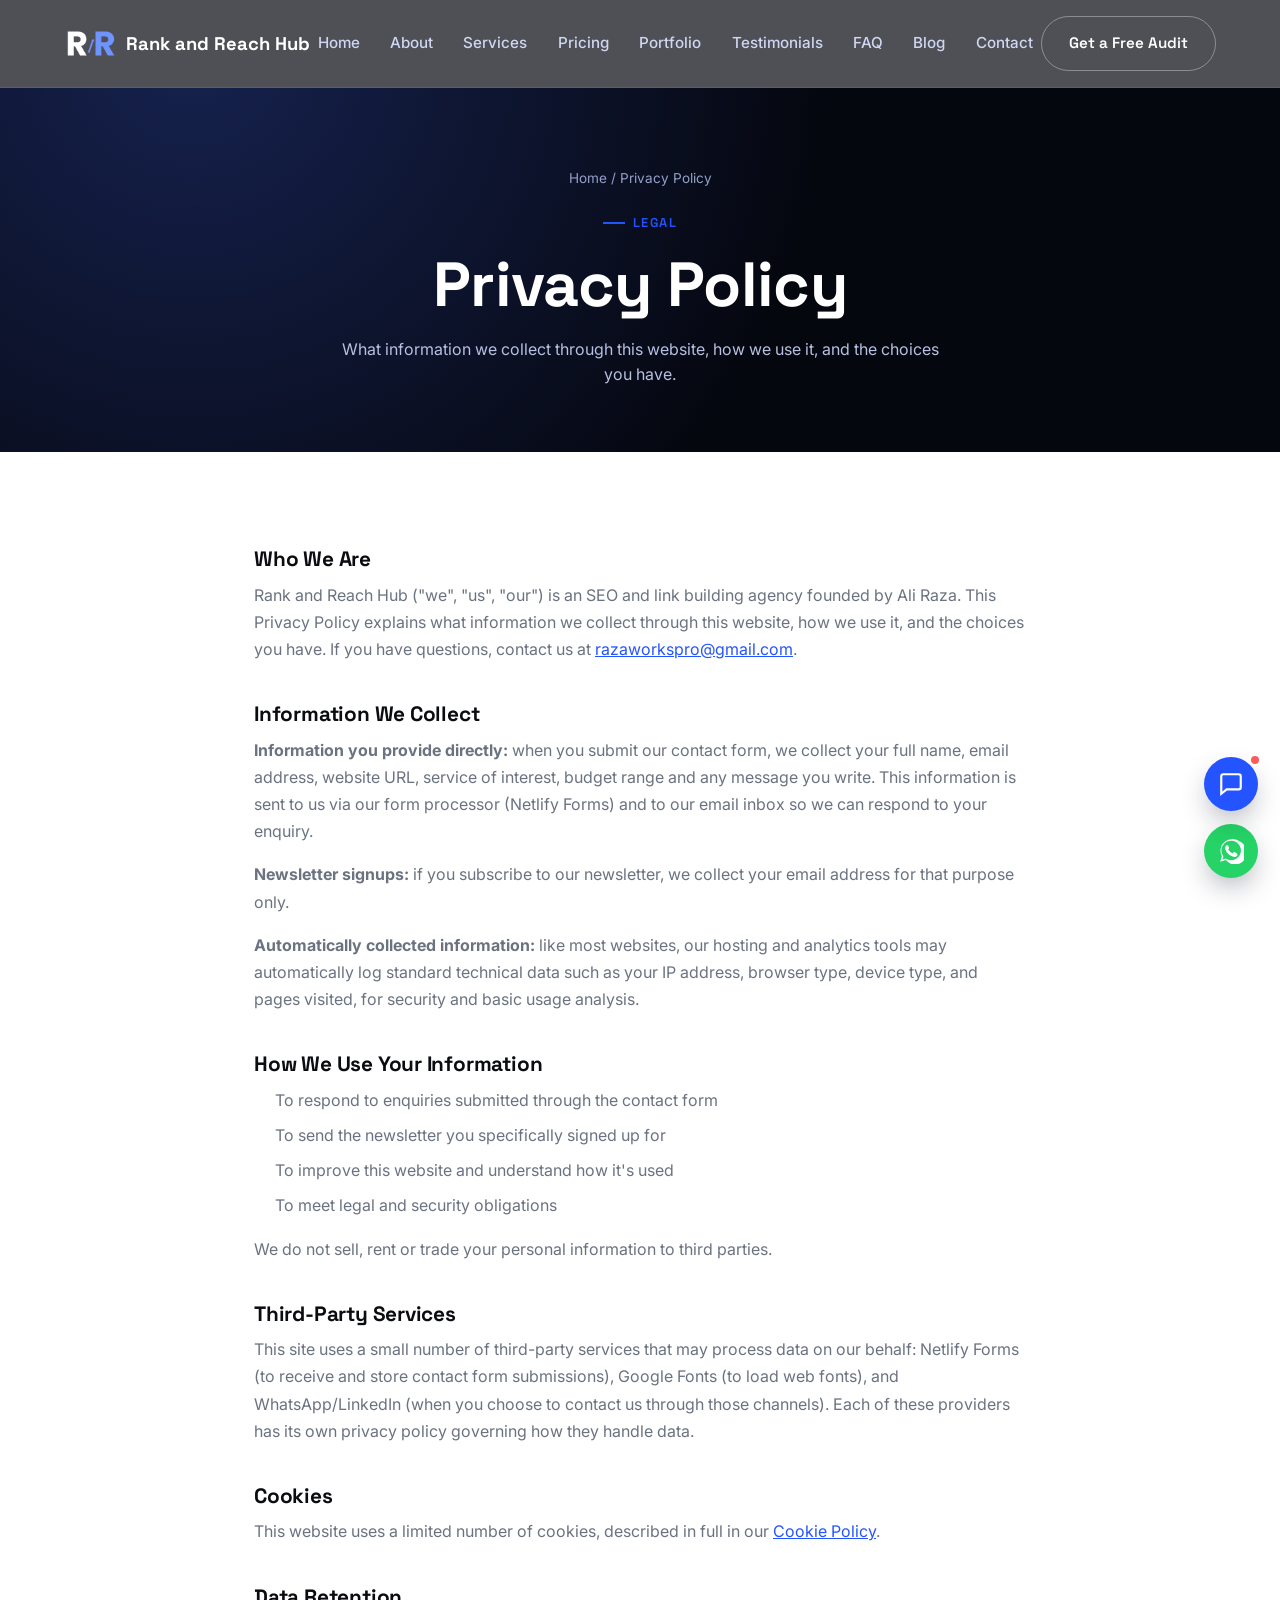
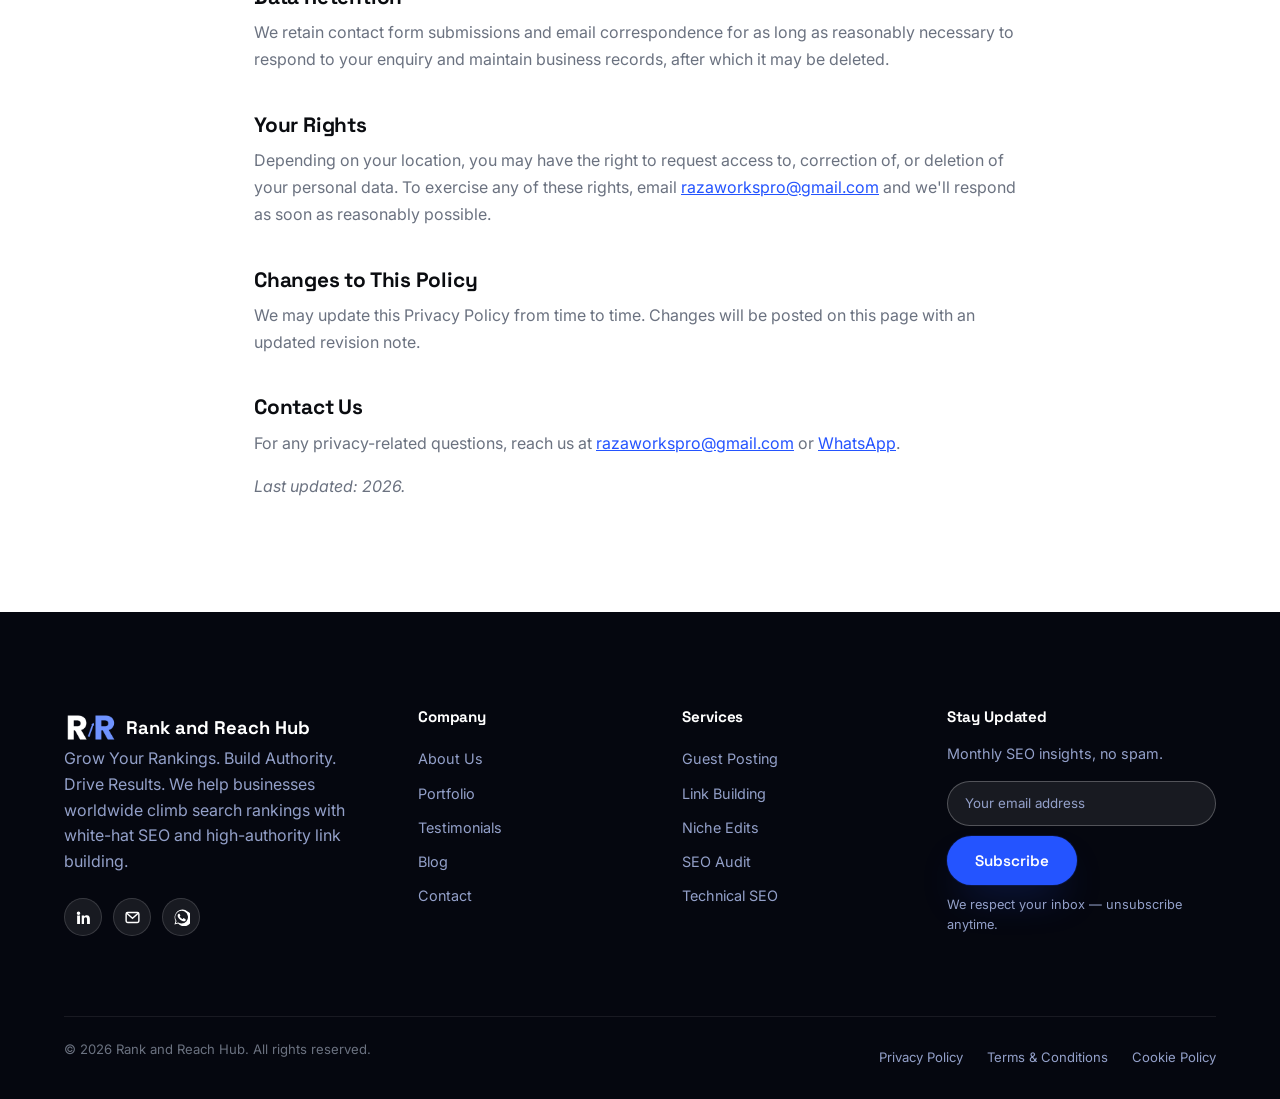
<file: privacy-policy.html>
<!DOCTYPE html>
<html lang="en">
<head>
  <meta charset="UTF-8" />
  <meta name="viewport" content="width=device-width, initial-scale=1.0" />
  <title>Privacy Policy | Rank and Reach Hub</title>
  <meta name="description" content="Privacy Policy for Rank and Reach Hub — what data we collect through this website, how we use it, and your rights." />
  <meta name="keywords" content="SEO agency, guest posting, link building, niche edits, blogger outreach, SEO audit, on-page SEO, off-page SEO, local SEO, technical SEO, content marketing" />
  <meta name="author" content="Rank and Reach Hub" />
  <link rel="canonical" href="https://RankAndReachHub.com/privacy-policy.html" />

  <!-- Open Graph -->
  <meta property="og:type" content="website" />
  <meta property="og:title" content="Privacy Policy | Rank and Reach Hub" />
  <meta property="og:description" content="Privacy Policy for Rank and Reach Hub — what data we collect through this website, how we use it, and your rights." />
  <meta property="og:url" content="https://RankAndReachHub.com/privacy-policy.html" />
  <meta property="og:site_name" content="Rank and Reach Hub" />
  <meta property="og:image" content="https://RankAndReachHub.com/assets/og-image.jpg" />

  <!-- Twitter Card -->
  <meta name="twitter:card" content="summary_large_image" />
  <meta name="twitter:title" content="Privacy Policy | Rank and Reach Hub" />
  <meta name="twitter:description" content="Privacy Policy for Rank and Reach Hub — what data we collect through this website, how we use it, and your rights." />
  <meta name="twitter:image" content="https://RankAndReachHub.com/assets/og-image.jpg" />

  <!-- Favicon -->
  <link rel="icon" type="image/png" href="assets/favicon.png"/>
  <link rel="apple-touch-icon" href="assets/favicon.png"/>

  <!-- Fonts: Space Grotesk (display) + Inter (body) -->
  <link rel="preconnect" href="https://fonts.googleapis.com" />
  <link rel="preconnect" href="https://fonts.gstatic.com" crossorigin />
  <link href="https://fonts.googleapis.com/css2?family=Space+Grotesk:wght@500;600;700&family=Inter:wght@400;500;600;700&display=swap" rel="stylesheet" />

  <link rel="stylesheet" href="style.css" />

  <!-- Schema.org Organization markup -->
  <script type="application/ld+json">
  {
    "@context": "https://schema.org",
    "@type": "Organization",
    "name": "Rank and Reach Hub",
    "url": "https://RankAndReachHub.com",
    "logo": "https://RankAndReachHub.com/assets/logo.png",
    "description": "Rank and Reach Hub is an SEO agency offering guest posting, link building, niche edits, blogger outreach, SEO audits, and full-service search optimization for businesses worldwide.",
    "sameAs": [
      "https://www.linkedin.com/in/ali-raza-3a3469418"
    ],
    "contactPoint": {
      "@type": "ContactPoint",
      "email": "razaworkspro@gmail.com",
      "telephone": "+92-309-4999495",
      "contactType": "customer service"
    }
  }
  </script>
</head>
<body>
  <!-- Skip link for keyboard / screen-reader users -->
  <a class="skip-link" href="#main-content">Skip to main content</a>

  <!-- ======================= HEADER / STICKY NAVIGATION ======================= -->
  <header class="site-header">
    <nav class="navbar" aria-label="Primary">
      <a href="index.html" class="brand" aria-label="Rank and Reach Hub — Home">
        <img src="assets/logo-icon.png" alt="Rank and Reach Hub logo" class="brand-mark" width="38" height="26" loading="lazy"/>
        Rank and Reach Hub
      </a>

      <div class="nav-links">
                <a href="index.html">Home</a>
        <a href="about.html">About</a>
        <a href="services.html">Services</a>
        <a href="pricing.html">Pricing</a>
        <a href="portfolio.html">Portfolio</a>
        <a href="testimonials.html">Testimonials</a>
        <a href="faq.html">FAQ</a>
        <a href="blog.html">Blog</a>
        <a href="contact.html">Contact</a>
      </div>

      <div class="nav-cta">
        <a href="contact.html" class="btn btn-outline">Get a Free Audit</a>
        <button class="nav-toggle" aria-label="Toggle menu" aria-expanded="false" aria-controls="mobile-menu">
          <span></span><span></span><span></span>
        </button>
      </div>
    </nav>

    <!-- Mobile menu panel, toggled via script.js -->
    <div class="mobile-menu" id="mobile-menu">
            <a href="index.html">Home</a>
      <a href="about.html">About</a>
      <a href="services.html">Services</a>
      <a href="pricing.html">Pricing</a>
      <a href="portfolio.html">Portfolio</a>
      <a href="testimonials.html">Testimonials</a>
      <a href="faq.html">FAQ</a>
      <a href="blog.html">Blog</a>
      <a href="contact.html">Contact</a>
      <a href="contact.html" class="btn btn-primary btn-block">Get a Free Audit</a>
    </div>
  </header>

  <main id="main-content">

    <section class="page-hero">
      <div class="container">
        <p class="breadcrumb"><a href="index.html">Home</a> / Privacy Policy</p>
        <span class="eyebrow" style="justify-content:center;">Legal</span>
        <h1>Privacy Policy</h1>
        <p style="max-width:600px;margin:0 auto;color:#b7c0e0;">What information we collect through this website, how we use it, and the choices you have.</p>
      </div>
    </section>

    <section>
      <div class="container" style="max-width:820px;">
        <div class="legal-content reveal">
          <h2>Who We Are</h2>
          <p>Rank and Reach Hub ("we", "us", "our") is an SEO and link building agency founded by Ali Raza. This Privacy Policy explains what information we collect through this website, how we use it, and the choices you have. If you have questions, contact us at <a href="mailto:razaworkspro@gmail.com">razaworkspro@gmail.com</a>.</p>
          <h2>Information We Collect</h2>
          <p><strong>Information you provide directly:</strong> when you submit our contact form, we collect your full name, email address, website URL, service of interest, budget range and any message you write. This information is sent to us via our form processor (Netlify Forms) and to our email inbox so we can respond to your enquiry.</p>
          <p><strong>Newsletter signups:</strong> if you subscribe to our newsletter, we collect your email address for that purpose only.</p>
          <p><strong>Automatically collected information:</strong> like most websites, our hosting and analytics tools may automatically log standard technical data such as your IP address, browser type, device type, and pages visited, for security and basic usage analysis.</p>
          <h2>How We Use Your Information</h2>
          <ul><li>To respond to enquiries submitted through the contact form</li><li>To send the newsletter you specifically signed up for</li><li>To improve this website and understand how it's used</li><li>To meet legal and security obligations</li></ul>
          <p>We do not sell, rent or trade your personal information to third parties.</p>
          <h2>Third-Party Services</h2>
          <p>This site uses a small number of third-party services that may process data on our behalf: Netlify Forms (to receive and store contact form submissions), Google Fonts (to load web fonts), and WhatsApp/LinkedIn (when you choose to contact us through those channels). Each of these providers has its own privacy policy governing how they handle data.</p>
          <h2>Cookies</h2>
          <p>This website uses a limited number of cookies, described in full in our <a href="cookie-policy.html">Cookie Policy</a>.</p>
          <h2>Data Retention</h2>
          <p>We retain contact form submissions and email correspondence for as long as reasonably necessary to respond to your enquiry and maintain business records, after which it may be deleted.</p>
          <h2>Your Rights</h2>
          <p>Depending on your location, you may have the right to request access to, correction of, or deletion of your personal data. To exercise any of these rights, email <a href="mailto:razaworkspro@gmail.com">razaworkspro@gmail.com</a> and we'll respond as soon as reasonably possible.</p>
          <h2>Changes to This Policy</h2>
          <p>We may update this Privacy Policy from time to time. Changes will be posted on this page with an updated revision note.</p>
          <h2>Contact Us</h2>
          <p>For any privacy-related questions, reach us at <a href="mailto:razaworkspro@gmail.com">razaworkspro@gmail.com</a> or <a href="https://wa.me/923094999495" target="_blank" rel="noopener noreferrer">WhatsApp</a>.</p>
          <p><em>Last updated: 2026.</em></p>

        </div>
      </div>
    </section>

  </main>
<!-- ================================ FOOTER ================================ -->
  <footer class="site-footer">
    <div class="container">
      <div class="footer-grid">
        <div class="footer-brand">
          <a href="index.html" class="brand" aria-label="Rank and Reach Hub — Home">
            <img src="assets/logo-icon.png" alt="Rank and Reach Hub logo" class="brand-mark" width="38" height="26" loading="lazy"/>
            Rank and Reach Hub
          </a>
          <p>Grow Your Rankings. Build Authority. Drive Results. We help businesses worldwide climb search rankings with white-hat SEO and high-authority link building.</p>
          <div class="social-row" aria-label="Social media links">
        <a href="https://www.linkedin.com/in/ali-raza-3a3469418" class="social-icon" aria-label="Rank and Reach Hub on LinkedIn" target="_blank" rel="noopener noreferrer">
          <svg viewBox="0 0 24 24" fill="currentColor"><path d="M4.98 3.5a2.5 2.5 0 1 1 0 5 2.5 2.5 0 0 1 0-5ZM3 9h4v12H3zM9.5 9H13v1.7h.05c.5-.9 1.7-1.9 3.5-1.9 3.7 0 4.45 2.4 4.45 5.6V21H17v-6c0-1.4 0-3.2-2-3.2s-2.3 1.5-2.3 3.1V21H9.5Z"/></svg>
        </a>
        <a href="mailto:razaworkspro@gmail.com" class="social-icon" aria-label="Email Rank and Reach Hub">
          <svg viewBox="0 0 24 24" fill="none" stroke="currentColor" stroke-width="2"><rect x="3" y="5" width="18" height="14" rx="2"/><path d="m4 6 8 7 8-7"/></svg>
        </a>
        <a href="https://wa.me/923094999495" class="social-icon" aria-label="Message Rank and Reach Hub on WhatsApp" target="_blank" rel="noopener noreferrer">
          <svg viewBox="0 0 24 24" fill="currentColor"><path d="M20.5 3.5A11 11 0 0 0 3.6 17L2 22l5.2-1.6A11 11 0 1 0 20.5 3.5Zm-8.5 17a9 9 0 0 1-4.6-1.3l-.3-.2-3.1 1 1-3-.2-.3A9 9 0 1 1 12 20.5Zm5-6.7c-.3-.1-1.6-.8-1.9-.9-.2-.1-.4-.1-.6.1-.2.3-.7.9-.8 1-.2.2-.3.2-.5.1a7.3 7.3 0 0 1-3.6-3.2c-.3-.5.3-.5.7-1.6.1-.2 0-.4 0-.5L9.4 7.1c-.2-.5-.4-.4-.6-.4h-.5c-.2 0-.5.1-.7.3-.2.3-1 1-1 2.4s1 2.8 1.1 3c.1.2 2 3.1 4.9 4.3.7.3 1.2.5 1.6.6.7.2 1.3.2 1.8.1.6-.1 1.6-.7 1.8-1.3.2-.6.2-1.1.2-1.3-.1-.1-.3-.2-.5-.3Z"/></svg>
        </a>

          </div>
        </div>

        <div class="footer-col">
          <h4>Company</h4>
          <a href="about.html">About Us</a>
          <a href="portfolio.html">Portfolio</a>
          <a href="testimonials.html">Testimonials</a>
          <a href="blog.html">Blog</a>
          <a href="contact.html">Contact</a>
        </div>

        <div class="footer-col">
          <h4>Services</h4>
          <a href="services.html#guest-posting">Guest Posting</a>
          <a href="services.html#link-building">Link Building</a>
          <a href="services.html#niche-edits">Niche Edits</a>
          <a href="services.html#seo-audit">SEO Audit</a>
          <a href="services.html#technical-seo">Technical SEO</a>
        </div>

        <div class="footer-col">
          <h4>Stay Updated</h4>
          <p style="color:#93a0c9;font-size:0.9rem;">Monthly SEO insights, no spam.</p>
          <form class="newsletter-form" novalidate>
            <div class="newsletter-box">
              <label for="footer-newsletter-email" class="sr-only">Email address</label>
              <input type="email" id="footer-newsletter-email" placeholder="Your email address" required />
              <button type="submit" class="btn btn-primary">Subscribe</button>
            </div>
            <p class="form-note">We respect your inbox — unsubscribe anytime.</p>
          </form>
        </div>
      </div>

      <div class="footer-bottom">
        <p>&copy; 2026 Rank and Reach Hub. All rights reserved.</p>
        <div class="flex gap-md">
          <a href="privacy-policy.html">Privacy Policy</a>
          <a href="terms-and-conditions.html">Terms &amp; Conditions</a>
          <a href="cookie-policy.html">Cookie Policy</a>
        </div>
      </div>
    </div>
  </footer>
  <!-- ============================ FLOATING WIDGETS ============================ -->
  <div class="float-stack">
    <button class="float-btn back-to-top" aria-label="Back to top">
      <svg viewBox="0 0 24 24" fill="none" stroke="currentColor" stroke-width="2"><path d="M12 19V5M5 12l7-7 7 7"/></svg>
    </button>
    <button class="float-btn chat-btn" aria-label="Open live chat" aria-haspopup="dialog">
      <span class="ping" aria-hidden="true"></span>
      <svg viewBox="0 0 24 24" fill="none" stroke="currentColor" stroke-width="2"><path d="M21 15a2 2 0 0 1-2 2H8l-5 4V5a2 2 0 0 1 2-2h14a2 2 0 0 1 2 2z"/></svg>
    </button>
    <a class="float-btn whatsapp-btn" aria-label="Chat with us on WhatsApp" href="https://wa.me/923094999495" target="_blank" rel="noopener noreferrer">
      <svg viewBox="0 0 24 24" fill="currentColor"><path d="M20.5 3.5A11 11 0 0 0 3.6 17L2 22l5.2-1.6A11 11 0 1 0 20.5 3.5Zm-8.5 17a9 9 0 0 1-4.6-1.3l-.3-.2-3.1 1 1-3-.2-.3A9 9 0 1 1 12 20.5Zm5-6.7c-.3-.1-1.6-.8-1.9-.9-.2-.1-.4-.1-.6.1-.2.3-.7.9-.8 1-.2.2-.3.2-.5.1a7.3 7.3 0 0 1-3.6-3.2c-.3-.5.3-.5.7-1.6.1-.2 0-.4 0-.5L9.4 7.1c-.2-.5-.4-.4-.6-.4h-.5c-.2 0-.5.1-.7.3-.2.3-1 1-1 2.4s1 2.8 1.1 3c.1.2 2 3.1 4.9 4.3.7.3 1.2.5 1.6.6.7.2 1.3.2 1.8.1.6-.1 1.6-.7 1.8-1.3.2-.6.2-1.1.2-1.3-.1-.1-.3-.2-.5-.3Z"/></svg>
    </a>
  </div>

  <!-- Live chat placeholder panel — swap for a real provider embed (Tawk.to, Crisp, Intercom) later -->
  <div class="chat-panel" role="dialog" aria-label="Live chat">
    <div class="chat-panel-head">
      <strong>Rank and Reach Hub</strong>
      <button class="chat-panel-close" aria-label="Close chat">&times;</button>
    </div>
    <div class="chat-panel-body">
      <p>👋 Hi there! This is a placeholder live-chat widget. Connect your preferred chat provider here to talk with visitors in real time.</p>
      <a href="contact.html" class="btn btn-dark btn-block">Send us a message instead</a>
    </div>
  </div>

  <script src="script.js"></script>
</body>
</html>
</file>
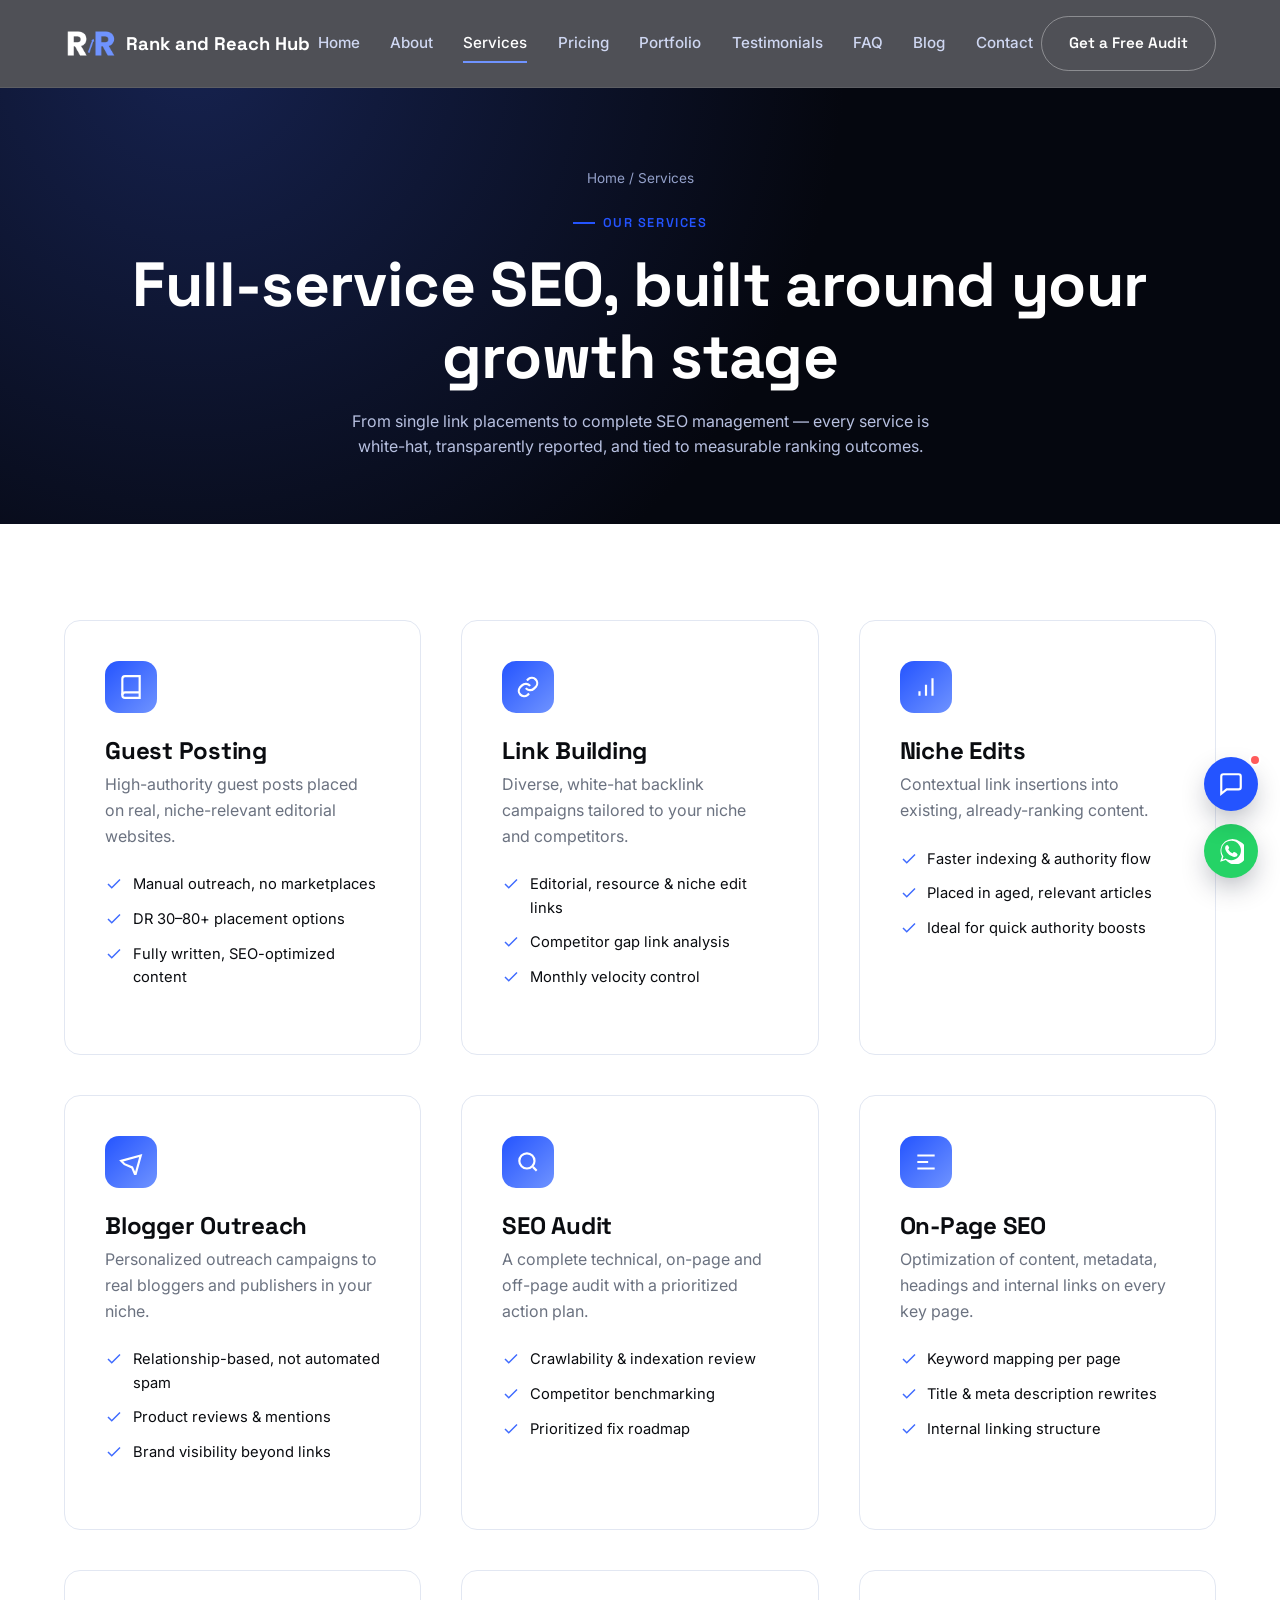
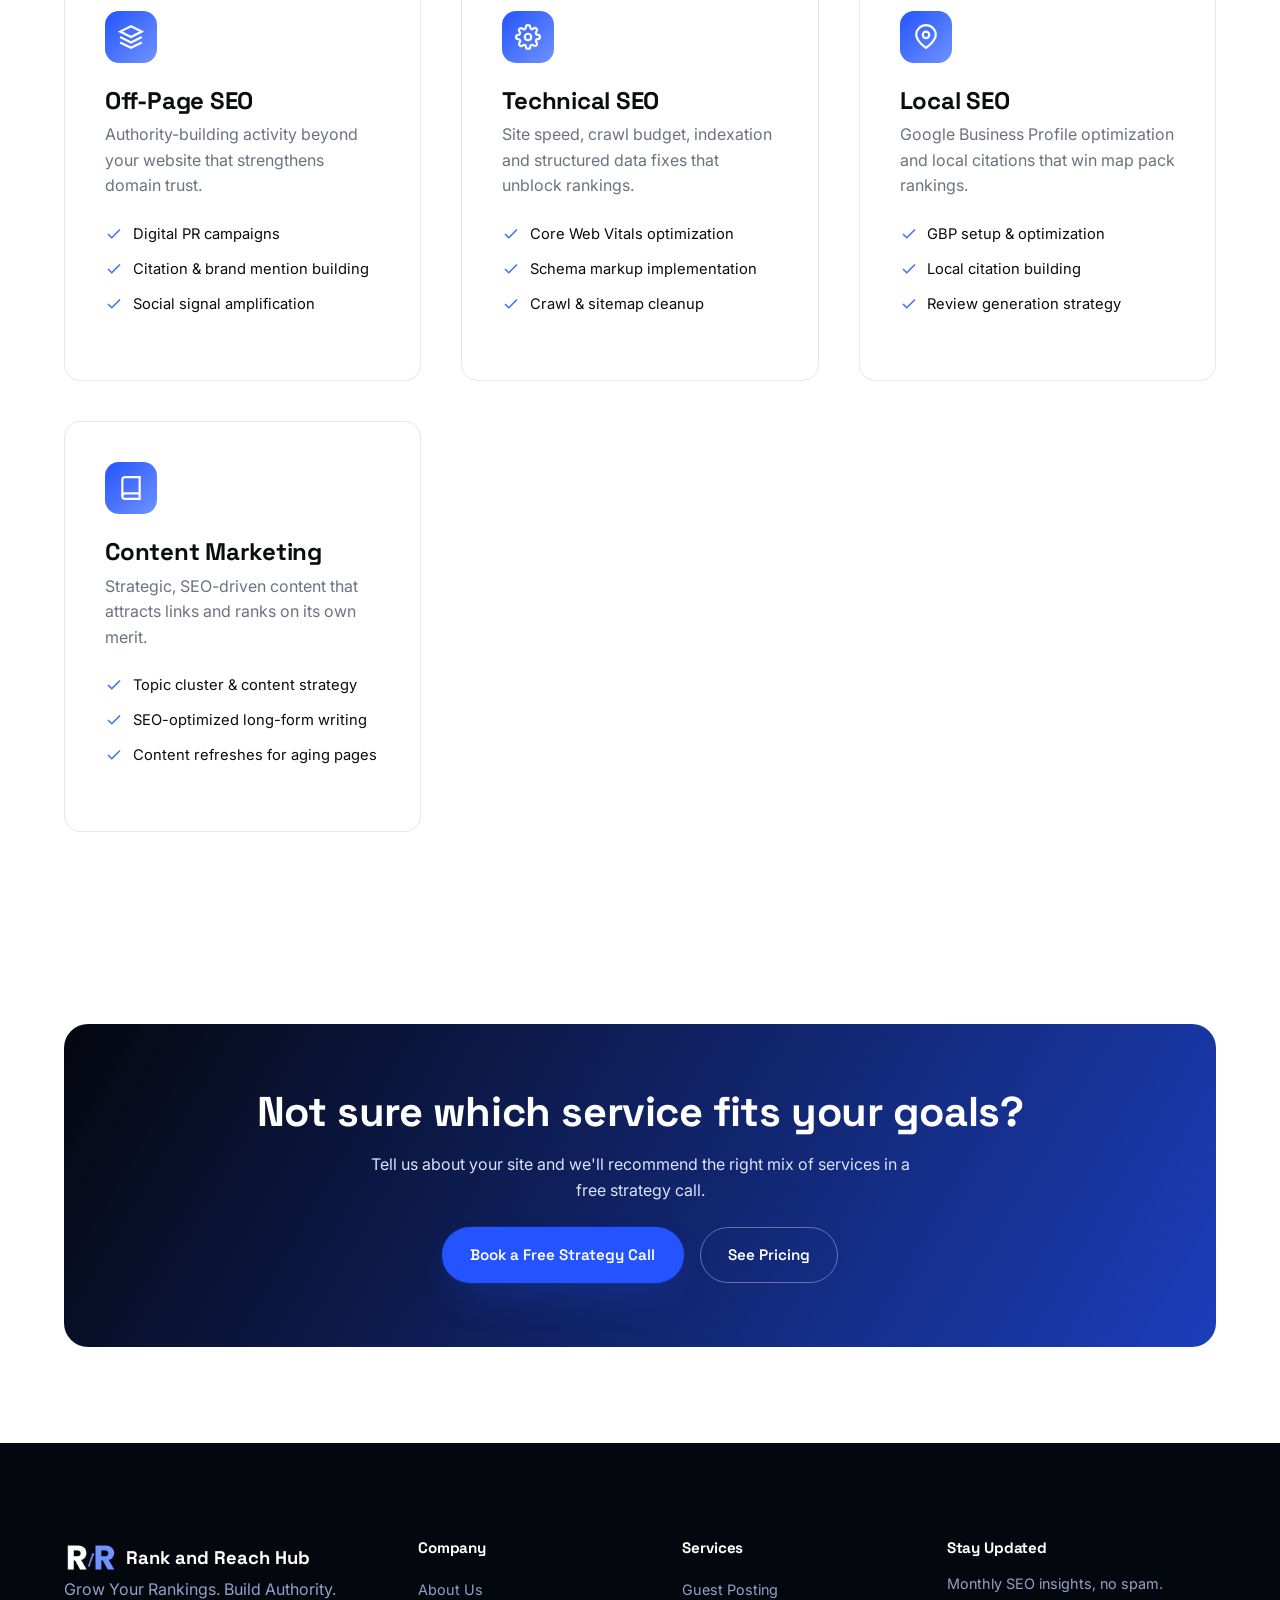
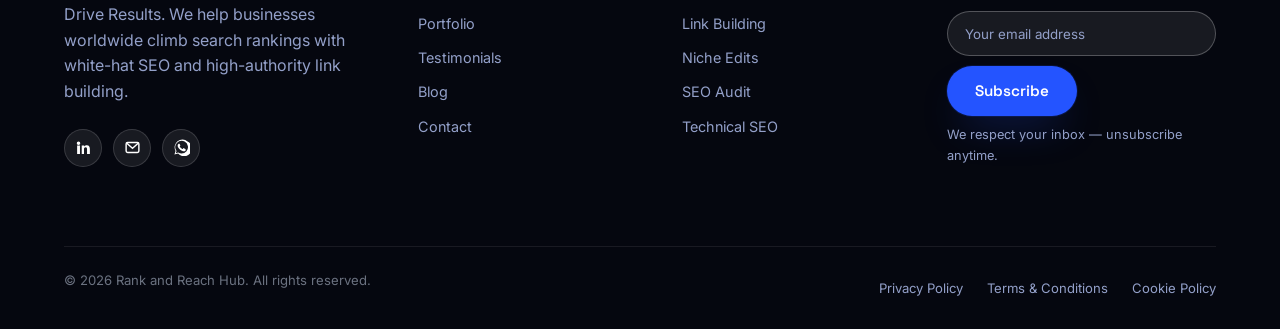
<file: services.html>
<!DOCTYPE html>
<html lang="en">
<head>
  <meta charset="UTF-8" />
  <meta name="viewport" content="width=device-width, initial-scale=1.0" />
  <title>SEO Services | Guest Posting, Link Building & More | Rank and Reach Hub</title>
  <meta name="description" content="Explore Rank and Reach Hub's full range of SEO services: guest posting, link building, niche edits, blogger outreach, SEO audits, on-page, off-page, technical and local SEO, and content marketing." />
  <meta name="keywords" content="SEO agency, guest posting, link building, niche edits, blogger outreach, SEO audit, on-page SEO, off-page SEO, local SEO, technical SEO, content marketing" />
  <meta name="author" content="Rank and Reach Hub" />
  <link rel="canonical" href="https://RankAndReachHub.com/services.html" />

  <!-- Open Graph -->
  <meta property="og:type" content="website" />
  <meta property="og:title" content="SEO Services | Guest Posting, Link Building & More | Rank and Reach Hub" />
  <meta property="og:description" content="Explore Rank and Reach Hub's full range of SEO services: guest posting, link building, niche edits, blogger outreach, SEO audits, on-page, off-page, technical and local SEO, and content marketing." />
  <meta property="og:url" content="https://RankAndReachHub.com/services.html" />
  <meta property="og:site_name" content="Rank and Reach Hub" />
  <meta property="og:image" content="https://RankAndReachHub.com/assets/og-image.jpg" />

  <!-- Twitter Card -->
  <meta name="twitter:card" content="summary_large_image" />
  <meta name="twitter:title" content="SEO Services | Guest Posting, Link Building & More | Rank and Reach Hub" />
  <meta name="twitter:description" content="Explore Rank and Reach Hub's full range of SEO services: guest posting, link building, niche edits, blogger outreach, SEO audits, on-page, off-page, technical and local SEO, and content marketing." />
  <meta name="twitter:image" content="https://RankAndReachHub.com/assets/og-image.jpg" />

  <!-- Favicon -->
  <link rel="icon" type="image/png" href="assets/favicon.png"/>
  <link rel="apple-touch-icon" href="assets/favicon.png"/>

  <!-- Fonts: Space Grotesk (display) + Inter (body) -->
  <link rel="preconnect" href="https://fonts.googleapis.com" />
  <link rel="preconnect" href="https://fonts.gstatic.com" crossorigin />
  <link href="https://fonts.googleapis.com/css2?family=Space+Grotesk:wght@500;600;700&family=Inter:wght@400;500;600;700&display=swap" rel="stylesheet" />

  <link rel="stylesheet" href="style.css" />

  <!-- Schema.org Organization markup -->
  <script type="application/ld+json">
  {
    "@context": "https://schema.org",
    "@type": "Organization",
    "name": "Rank and Reach Hub",
    "url": "https://RankAndReachHub.com",
    "logo": "https://RankAndReachHub.com/assets/logo.png",
    "description": "Rank and Reach Hub is an SEO agency offering guest posting, link building, niche edits, blogger outreach, SEO audits, and full-service search optimization for businesses worldwide.",
    "sameAs": [
      "https://www.linkedin.com/in/ali-raza-3a3469418"
    ],
    "contactPoint": {
      "@type": "ContactPoint",
      "email": "razaworkspro@gmail.com",
      "telephone": "+92-309-4999495",
      "contactType": "customer service"
    }
  }
  </script>
</head>
<body>
  <!-- Skip link for keyboard / screen-reader users -->
  <a class="skip-link" href="#main-content">Skip to main content</a>

  <!-- ======================= HEADER / STICKY NAVIGATION ======================= -->
  <header class="site-header">
    <nav class="navbar" aria-label="Primary">
      <a href="index.html" class="brand" aria-label="Rank and Reach Hub — Home">
        <img src="assets/logo-icon.png" alt="Rank and Reach Hub logo" class="brand-mark" width="38" height="26" loading="lazy"/>
        Rank and Reach Hub
      </a>

      <div class="nav-links">
                <a href="index.html">Home</a>
        <a href="about.html">About</a>
        <a href="services.html" class="active">Services</a>
        <a href="pricing.html">Pricing</a>
        <a href="portfolio.html">Portfolio</a>
        <a href="testimonials.html">Testimonials</a>
        <a href="faq.html">FAQ</a>
        <a href="blog.html">Blog</a>
        <a href="contact.html">Contact</a>
      </div>

      <div class="nav-cta">
        <a href="contact.html" class="btn btn-outline">Get a Free Audit</a>
        <button class="nav-toggle" aria-label="Toggle menu" aria-expanded="false" aria-controls="mobile-menu">
          <span></span><span></span><span></span>
        </button>
      </div>
    </nav>

    <!-- Mobile menu panel, toggled via script.js -->
    <div class="mobile-menu" id="mobile-menu">
            <a href="index.html">Home</a>
      <a href="about.html">About</a>
      <a href="services.html" class="active">Services</a>
      <a href="pricing.html">Pricing</a>
      <a href="portfolio.html">Portfolio</a>
      <a href="testimonials.html">Testimonials</a>
      <a href="faq.html">FAQ</a>
      <a href="blog.html">Blog</a>
      <a href="contact.html">Contact</a>
      <a href="contact.html" class="btn btn-primary btn-block">Get a Free Audit</a>
    </div>
  </header>

  <main id="main-content">

    <section class="page-hero">
      <div class="container">
        <p class="breadcrumb"><a href="index.html">Home</a> / Services</p>
        <span class="eyebrow" style="justify-content:center;">Our Services</span>
        <h1>Full-service SEO, built around your growth stage</h1>
        <p style="max-width:600px;margin:0 auto;color:#b7c0e0;">From single link placements to complete SEO management — every service is white-hat, transparently reported, and tied to measurable ranking outcomes.</p>
      </div>
    </section>

    <section>
      <div class="container">
        <div class="grid grid-3">

      <article class="service-card reveal" id="guest-posting" style="scroll-margin-top:100px;">
        <div class="service-icon"><svg viewBox="0 0 24 24" fill="none" stroke="currentColor" stroke-width="2"><path d="M4 19.5A2.5 2.5 0 0 1 6.5 17H20"/><path d="M6.5 2H20v20H6.5A2.5 2.5 0 0 1 4 19.5v-15A2.5 2.5 0 0 1 6.5 2Z"/></svg></div>
        <h3>Guest Posting</h3>
        <p>High-authority guest posts placed on real, niche-relevant editorial websites.</p>
        <ul class="price-features"><li><svg viewBox="0 0 24 24" fill="none" stroke="currentColor" stroke-width="2"><path d="M20 6 9 17l-5-5"/></svg>Manual outreach, no marketplaces</li><li><svg viewBox="0 0 24 24" fill="none" stroke="currentColor" stroke-width="2"><path d="M20 6 9 17l-5-5"/></svg>DR 30–80+ placement options</li><li><svg viewBox="0 0 24 24" fill="none" stroke="currentColor" stroke-width="2"><path d="M20 6 9 17l-5-5"/></svg>Fully written, SEO-optimized content</li></ul>
      </article>

      <article class="service-card reveal" id="link-building" style="scroll-margin-top:100px;">
        <div class="service-icon"><svg viewBox="0 0 24 24" fill="none" stroke="currentColor" stroke-width="2"><path d="M10 13a5 5 0 0 0 7.5.5l2-2a5 5 0 0 0-7-7l-1.5 1.5"/><path d="M14 11a5 5 0 0 0-7.5-.5l-2 2a5 5 0 0 0 7 7l1.5-1.5"/></svg></div>
        <h3>Link Building</h3>
        <p>Diverse, white-hat backlink campaigns tailored to your niche and competitors.</p>
        <ul class="price-features"><li><svg viewBox="0 0 24 24" fill="none" stroke="currentColor" stroke-width="2"><path d="M20 6 9 17l-5-5"/></svg>Editorial, resource &amp; niche edit links</li><li><svg viewBox="0 0 24 24" fill="none" stroke="currentColor" stroke-width="2"><path d="M20 6 9 17l-5-5"/></svg>Competitor gap link analysis</li><li><svg viewBox="0 0 24 24" fill="none" stroke="currentColor" stroke-width="2"><path d="M20 6 9 17l-5-5"/></svg>Monthly velocity control</li></ul>
      </article>

      <article class="service-card reveal" id="niche-edits" style="scroll-margin-top:100px;">
        <div class="service-icon"><svg viewBox="0 0 24 24" fill="none" stroke="currentColor" stroke-width="2"><path d="M12 20V10M18 20V4M6 20v-4"/></svg></div>
        <h3>Niche Edits</h3>
        <p>Contextual link insertions into existing, already-ranking content.</p>
        <ul class="price-features"><li><svg viewBox="0 0 24 24" fill="none" stroke="currentColor" stroke-width="2"><path d="M20 6 9 17l-5-5"/></svg>Faster indexing &amp; authority flow</li><li><svg viewBox="0 0 24 24" fill="none" stroke="currentColor" stroke-width="2"><path d="M20 6 9 17l-5-5"/></svg>Placed in aged, relevant articles</li><li><svg viewBox="0 0 24 24" fill="none" stroke="currentColor" stroke-width="2"><path d="M20 6 9 17l-5-5"/></svg>Ideal for quick authority boosts</li></ul>
      </article>

      <article class="service-card reveal" id="blogger-outreach" style="scroll-margin-top:100px;">
        <div class="service-icon"><svg viewBox="0 0 24 24" fill="none" stroke="currentColor" stroke-width="2"><path d="M3 11l18-5-5 18-3-7-7-3Z"/></svg></div>
        <h3>Blogger Outreach</h3>
        <p>Personalized outreach campaigns to real bloggers and publishers in your niche.</p>
        <ul class="price-features"><li><svg viewBox="0 0 24 24" fill="none" stroke="currentColor" stroke-width="2"><path d="M20 6 9 17l-5-5"/></svg>Relationship-based, not automated spam</li><li><svg viewBox="0 0 24 24" fill="none" stroke="currentColor" stroke-width="2"><path d="M20 6 9 17l-5-5"/></svg>Product reviews &amp; mentions</li><li><svg viewBox="0 0 24 24" fill="none" stroke="currentColor" stroke-width="2"><path d="M20 6 9 17l-5-5"/></svg>Brand visibility beyond links</li></ul>
      </article>

      <article class="service-card reveal" id="seo-audit" style="scroll-margin-top:100px;">
        <div class="service-icon"><svg viewBox="0 0 24 24" fill="none" stroke="currentColor" stroke-width="2"><circle cx="11" cy="11" r="7"/><path d="m20 20-3.5-3.5"/></svg></div>
        <h3>SEO Audit</h3>
        <p>A complete technical, on-page and off-page audit with a prioritized action plan.</p>
        <ul class="price-features"><li><svg viewBox="0 0 24 24" fill="none" stroke="currentColor" stroke-width="2"><path d="M20 6 9 17l-5-5"/></svg>Crawlability &amp; indexation review</li><li><svg viewBox="0 0 24 24" fill="none" stroke="currentColor" stroke-width="2"><path d="M20 6 9 17l-5-5"/></svg>Competitor benchmarking</li><li><svg viewBox="0 0 24 24" fill="none" stroke="currentColor" stroke-width="2"><path d="M20 6 9 17l-5-5"/></svg>Prioritized fix roadmap</li></ul>
      </article>

      <article class="service-card reveal" id="on-page-seo" style="scroll-margin-top:100px;">
        <div class="service-icon"><svg viewBox="0 0 24 24" fill="none" stroke="currentColor" stroke-width="2"><path d="M4 6h16M4 12h10M4 18h16"/></svg></div>
        <h3>On-Page SEO</h3>
        <p>Optimization of content, metadata, headings and internal links on every key page.</p>
        <ul class="price-features"><li><svg viewBox="0 0 24 24" fill="none" stroke="currentColor" stroke-width="2"><path d="M20 6 9 17l-5-5"/></svg>Keyword mapping per page</li><li><svg viewBox="0 0 24 24" fill="none" stroke="currentColor" stroke-width="2"><path d="M20 6 9 17l-5-5"/></svg>Title &amp; meta description rewrites</li><li><svg viewBox="0 0 24 24" fill="none" stroke="currentColor" stroke-width="2"><path d="M20 6 9 17l-5-5"/></svg>Internal linking structure</li></ul>
      </article>

      <article class="service-card reveal" id="off-page-seo" style="scroll-margin-top:100px;">
        <div class="service-icon"><svg viewBox="0 0 24 24" fill="none" stroke="currentColor" stroke-width="2"><path d="M12 2 2 7l10 5 10-5-10-5Z"/><path d="M2 17l10 5 10-5M2 12l10 5 10-5"/></svg></div>
        <h3>Off-Page SEO</h3>
        <p>Authority-building activity beyond your website that strengthens domain trust.</p>
        <ul class="price-features"><li><svg viewBox="0 0 24 24" fill="none" stroke="currentColor" stroke-width="2"><path d="M20 6 9 17l-5-5"/></svg>Digital PR campaigns</li><li><svg viewBox="0 0 24 24" fill="none" stroke="currentColor" stroke-width="2"><path d="M20 6 9 17l-5-5"/></svg>Citation &amp; brand mention building</li><li><svg viewBox="0 0 24 24" fill="none" stroke="currentColor" stroke-width="2"><path d="M20 6 9 17l-5-5"/></svg>Social signal amplification</li></ul>
      </article>

      <article class="service-card reveal" id="technical-seo" style="scroll-margin-top:100px;">
        <div class="service-icon"><svg viewBox="0 0 24 24" fill="none" stroke="currentColor" stroke-width="2"><path d="M12 15a3 3 0 1 0 0-6 3 3 0 0 0 0 6Z"/><path d="M19.4 15a1.65 1.65 0 0 0 .33 1.82l.06.06a2 2 0 1 1-2.83 2.83l-.06-.06a1.65 1.65 0 0 0-1.82-.33 1.65 1.65 0 0 0-1 1.51V21a2 2 0 1 1-4 0v-.09a1.65 1.65 0 0 0-1-1.51 1.65 1.65 0 0 0-1.82.33l-.06.06a2 2 0 1 1-2.83-2.83l.06-.06a1.65 1.65 0 0 0 .33-1.82 1.65 1.65 0 0 0-1.51-1H3a2 2 0 1 1 0-4h.09a1.65 1.65 0 0 0 1.51-1 1.65 1.65 0 0 0-.33-1.82l-.06-.06a2 2 0 1 1 2.83-2.83l.06.06a1.65 1.65 0 0 0 1.82.33H9a1.65 1.65 0 0 0 1-1.51V3a2 2 0 1 1 4 0v.09a1.65 1.65 0 0 0 1 1.51 1.65 1.65 0 0 0 1.82-.33l.06-.06a2 2 0 1 1 2.83 2.83l-.06.06a1.65 1.65 0 0 0-.33 1.82V9a1.65 1.65 0 0 0 1.51 1H21a2 2 0 1 1 0 4h-.09a1.65 1.65 0 0 0-1.51 1Z"/></svg></div>
        <h3>Technical SEO</h3>
        <p>Site speed, crawl budget, indexation and structured data fixes that unblock rankings.</p>
        <ul class="price-features"><li><svg viewBox="0 0 24 24" fill="none" stroke="currentColor" stroke-width="2"><path d="M20 6 9 17l-5-5"/></svg>Core Web Vitals optimization</li><li><svg viewBox="0 0 24 24" fill="none" stroke="currentColor" stroke-width="2"><path d="M20 6 9 17l-5-5"/></svg>Schema markup implementation</li><li><svg viewBox="0 0 24 24" fill="none" stroke="currentColor" stroke-width="2"><path d="M20 6 9 17l-5-5"/></svg>Crawl &amp; sitemap cleanup</li></ul>
      </article>

      <article class="service-card reveal" id="local-seo" style="scroll-margin-top:100px;">
        <div class="service-icon"><svg viewBox="0 0 24 24" fill="none" stroke="currentColor" stroke-width="2"><path d="M21 10c0 6-9 12-9 12s-9-6-9-12a9 9 0 0 1 18 0Z"/><circle cx="12" cy="10" r="3"/></svg></div>
        <h3>Local SEO</h3>
        <p>Google Business Profile optimization and local citations that win map pack rankings.</p>
        <ul class="price-features"><li><svg viewBox="0 0 24 24" fill="none" stroke="currentColor" stroke-width="2"><path d="M20 6 9 17l-5-5"/></svg>GBP setup &amp; optimization</li><li><svg viewBox="0 0 24 24" fill="none" stroke="currentColor" stroke-width="2"><path d="M20 6 9 17l-5-5"/></svg>Local citation building</li><li><svg viewBox="0 0 24 24" fill="none" stroke="currentColor" stroke-width="2"><path d="M20 6 9 17l-5-5"/></svg>Review generation strategy</li></ul>
      </article>

      <article class="service-card reveal" id="content-marketing" style="scroll-margin-top:100px;">
        <div class="service-icon"><svg viewBox="0 0 24 24" fill="none" stroke="currentColor" stroke-width="2"><path d="M4 19.5A2.5 2.5 0 0 1 6.5 17H20"/><path d="M6.5 2H20v20H6.5A2.5 2.5 0 0 1 4 19.5v-15A2.5 2.5 0 0 1 6.5 2Z"/></svg></div>
        <h3>Content Marketing</h3>
        <p>Strategic, SEO-driven content that attracts links and ranks on its own merit.</p>
        <ul class="price-features"><li><svg viewBox="0 0 24 24" fill="none" stroke="currentColor" stroke-width="2"><path d="M20 6 9 17l-5-5"/></svg>Topic cluster &amp; content strategy</li><li><svg viewBox="0 0 24 24" fill="none" stroke="currentColor" stroke-width="2"><path d="M20 6 9 17l-5-5"/></svg>SEO-optimized long-form writing</li><li><svg viewBox="0 0 24 24" fill="none" stroke="currentColor" stroke-width="2"><path d="M20 6 9 17l-5-5"/></svg>Content refreshes for aging pages</li></ul>
      </article>

        </div>
      </div>
    </section>

    <section class="cta-wrap">
      <div class="container">
        <div class="cta-band reveal">
          <h2>Not sure which service fits your goals?</h2>
          <p>Tell us about your site and we'll recommend the right mix of services in a free strategy call.</p>
          <div class="cta-actions">
            <a href="contact.html" class="btn btn-primary">Book a Free Strategy Call</a>
            <a href="pricing.html" class="btn btn-outline">See Pricing</a>
          </div>
        </div>
      </div>
    </section>

  </main>
  <!-- ================================ FOOTER ================================ -->
  <footer class="site-footer">
    <div class="container">
      <div class="footer-grid">
        <div class="footer-brand">
          <a href="index.html" class="brand" aria-label="Rank and Reach Hub — Home">
            <img src="assets/logo-icon.png" alt="Rank and Reach Hub logo" class="brand-mark" width="38" height="26" loading="lazy"/>
            Rank and Reach Hub
          </a>
          <p>Grow Your Rankings. Build Authority. Drive Results. We help businesses worldwide climb search rankings with white-hat SEO and high-authority link building.</p>
          <div class="social-row" aria-label="Social media links">
        <a href="https://www.linkedin.com/in/ali-raza-3a3469418" class="social-icon" aria-label="Rank and Reach Hub on LinkedIn" target="_blank" rel="noopener noreferrer">
          <svg viewBox="0 0 24 24" fill="currentColor"><path d="M4.98 3.5a2.5 2.5 0 1 1 0 5 2.5 2.5 0 0 1 0-5ZM3 9h4v12H3zM9.5 9H13v1.7h.05c.5-.9 1.7-1.9 3.5-1.9 3.7 0 4.45 2.4 4.45 5.6V21H17v-6c0-1.4 0-3.2-2-3.2s-2.3 1.5-2.3 3.1V21H9.5Z"/></svg>
        </a>
        <a href="mailto:razaworkspro@gmail.com" class="social-icon" aria-label="Email Rank and Reach Hub">
          <svg viewBox="0 0 24 24" fill="none" stroke="currentColor" stroke-width="2"><rect x="3" y="5" width="18" height="14" rx="2"/><path d="m4 6 8 7 8-7"/></svg>
        </a>
        <a href="https://wa.me/923094999495" class="social-icon" aria-label="Message Rank and Reach Hub on WhatsApp" target="_blank" rel="noopener noreferrer">
          <svg viewBox="0 0 24 24" fill="currentColor"><path d="M20.5 3.5A11 11 0 0 0 3.6 17L2 22l5.2-1.6A11 11 0 1 0 20.5 3.5Zm-8.5 17a9 9 0 0 1-4.6-1.3l-.3-.2-3.1 1 1-3-.2-.3A9 9 0 1 1 12 20.5Zm5-6.7c-.3-.1-1.6-.8-1.9-.9-.2-.1-.4-.1-.6.1-.2.3-.7.9-.8 1-.2.2-.3.2-.5.1a7.3 7.3 0 0 1-3.6-3.2c-.3-.5.3-.5.7-1.6.1-.2 0-.4 0-.5L9.4 7.1c-.2-.5-.4-.4-.6-.4h-.5c-.2 0-.5.1-.7.3-.2.3-1 1-1 2.4s1 2.8 1.1 3c.1.2 2 3.1 4.9 4.3.7.3 1.2.5 1.6.6.7.2 1.3.2 1.8.1.6-.1 1.6-.7 1.8-1.3.2-.6.2-1.1.2-1.3-.1-.1-.3-.2-.5-.3Z"/></svg>
        </a>

          </div>
        </div>

        <div class="footer-col">
          <h4>Company</h4>
          <a href="about.html">About Us</a>
          <a href="portfolio.html">Portfolio</a>
          <a href="testimonials.html">Testimonials</a>
          <a href="blog.html">Blog</a>
          <a href="contact.html">Contact</a>
        </div>

        <div class="footer-col">
          <h4>Services</h4>
          <a href="services.html#guest-posting">Guest Posting</a>
          <a href="services.html#link-building">Link Building</a>
          <a href="services.html#niche-edits">Niche Edits</a>
          <a href="services.html#seo-audit">SEO Audit</a>
          <a href="services.html#technical-seo">Technical SEO</a>
        </div>

        <div class="footer-col">
          <h4>Stay Updated</h4>
          <p style="color:#93a0c9;font-size:0.9rem;">Monthly SEO insights, no spam.</p>
          <form class="newsletter-form" novalidate>
            <div class="newsletter-box">
              <label for="footer-newsletter-email" class="sr-only">Email address</label>
              <input type="email" id="footer-newsletter-email" placeholder="Your email address" required />
              <button type="submit" class="btn btn-primary">Subscribe</button>
            </div>
            <p class="form-note">We respect your inbox — unsubscribe anytime.</p>
          </form>
        </div>
      </div>

      <div class="footer-bottom">
        <p>&copy; 2026 Rank and Reach Hub. All rights reserved.</p>
        <div class="flex gap-md">
          <a href="privacy-policy.html">Privacy Policy</a>
          <a href="terms-and-conditions.html">Terms &amp; Conditions</a>
          <a href="cookie-policy.html">Cookie Policy</a>
        </div>
      </div>
    </div>
  </footer>
  <!-- ============================ FLOATING WIDGETS ============================ -->
  <div class="float-stack">
    <button class="float-btn back-to-top" aria-label="Back to top">
      <svg viewBox="0 0 24 24" fill="none" stroke="currentColor" stroke-width="2"><path d="M12 19V5M5 12l7-7 7 7"/></svg>
    </button>
    <button class="float-btn chat-btn" aria-label="Open live chat" aria-haspopup="dialog">
      <span class="ping" aria-hidden="true"></span>
      <svg viewBox="0 0 24 24" fill="none" stroke="currentColor" stroke-width="2"><path d="M21 15a2 2 0 0 1-2 2H8l-5 4V5a2 2 0 0 1 2-2h14a2 2 0 0 1 2 2z"/></svg>
    </button>
    <a class="float-btn whatsapp-btn" aria-label="Chat with us on WhatsApp" href="https://wa.me/923094999495" target="_blank" rel="noopener noreferrer">
      <svg viewBox="0 0 24 24" fill="currentColor"><path d="M20.5 3.5A11 11 0 0 0 3.6 17L2 22l5.2-1.6A11 11 0 1 0 20.5 3.5Zm-8.5 17a9 9 0 0 1-4.6-1.3l-.3-.2-3.1 1 1-3-.2-.3A9 9 0 1 1 12 20.5Zm5-6.7c-.3-.1-1.6-.8-1.9-.9-.2-.1-.4-.1-.6.1-.2.3-.7.9-.8 1-.2.2-.3.2-.5.1a7.3 7.3 0 0 1-3.6-3.2c-.3-.5.3-.5.7-1.6.1-.2 0-.4 0-.5L9.4 7.1c-.2-.5-.4-.4-.6-.4h-.5c-.2 0-.5.1-.7.3-.2.3-1 1-1 2.4s1 2.8 1.1 3c.1.2 2 3.1 4.9 4.3.7.3 1.2.5 1.6.6.7.2 1.3.2 1.8.1.6-.1 1.6-.7 1.8-1.3.2-.6.2-1.1.2-1.3-.1-.1-.3-.2-.5-.3Z"/></svg>
    </a>
  </div>

  <!-- Live chat placeholder panel — swap for a real provider embed (Tawk.to, Crisp, Intercom) later -->
  <div class="chat-panel" role="dialog" aria-label="Live chat">
    <div class="chat-panel-head">
      <strong>Rank and Reach Hub</strong>
      <button class="chat-panel-close" aria-label="Close chat">&times;</button>
    </div>
    <div class="chat-panel-body">
      <p>👋 Hi there! This is a placeholder live-chat widget. Connect your preferred chat provider here to talk with visitors in real time.</p>
      <a href="contact.html" class="btn btn-dark btn-block">Send us a message instead</a>
    </div>
  </div>

  <script src="script.js"></script>
</body>
</html>
</file>
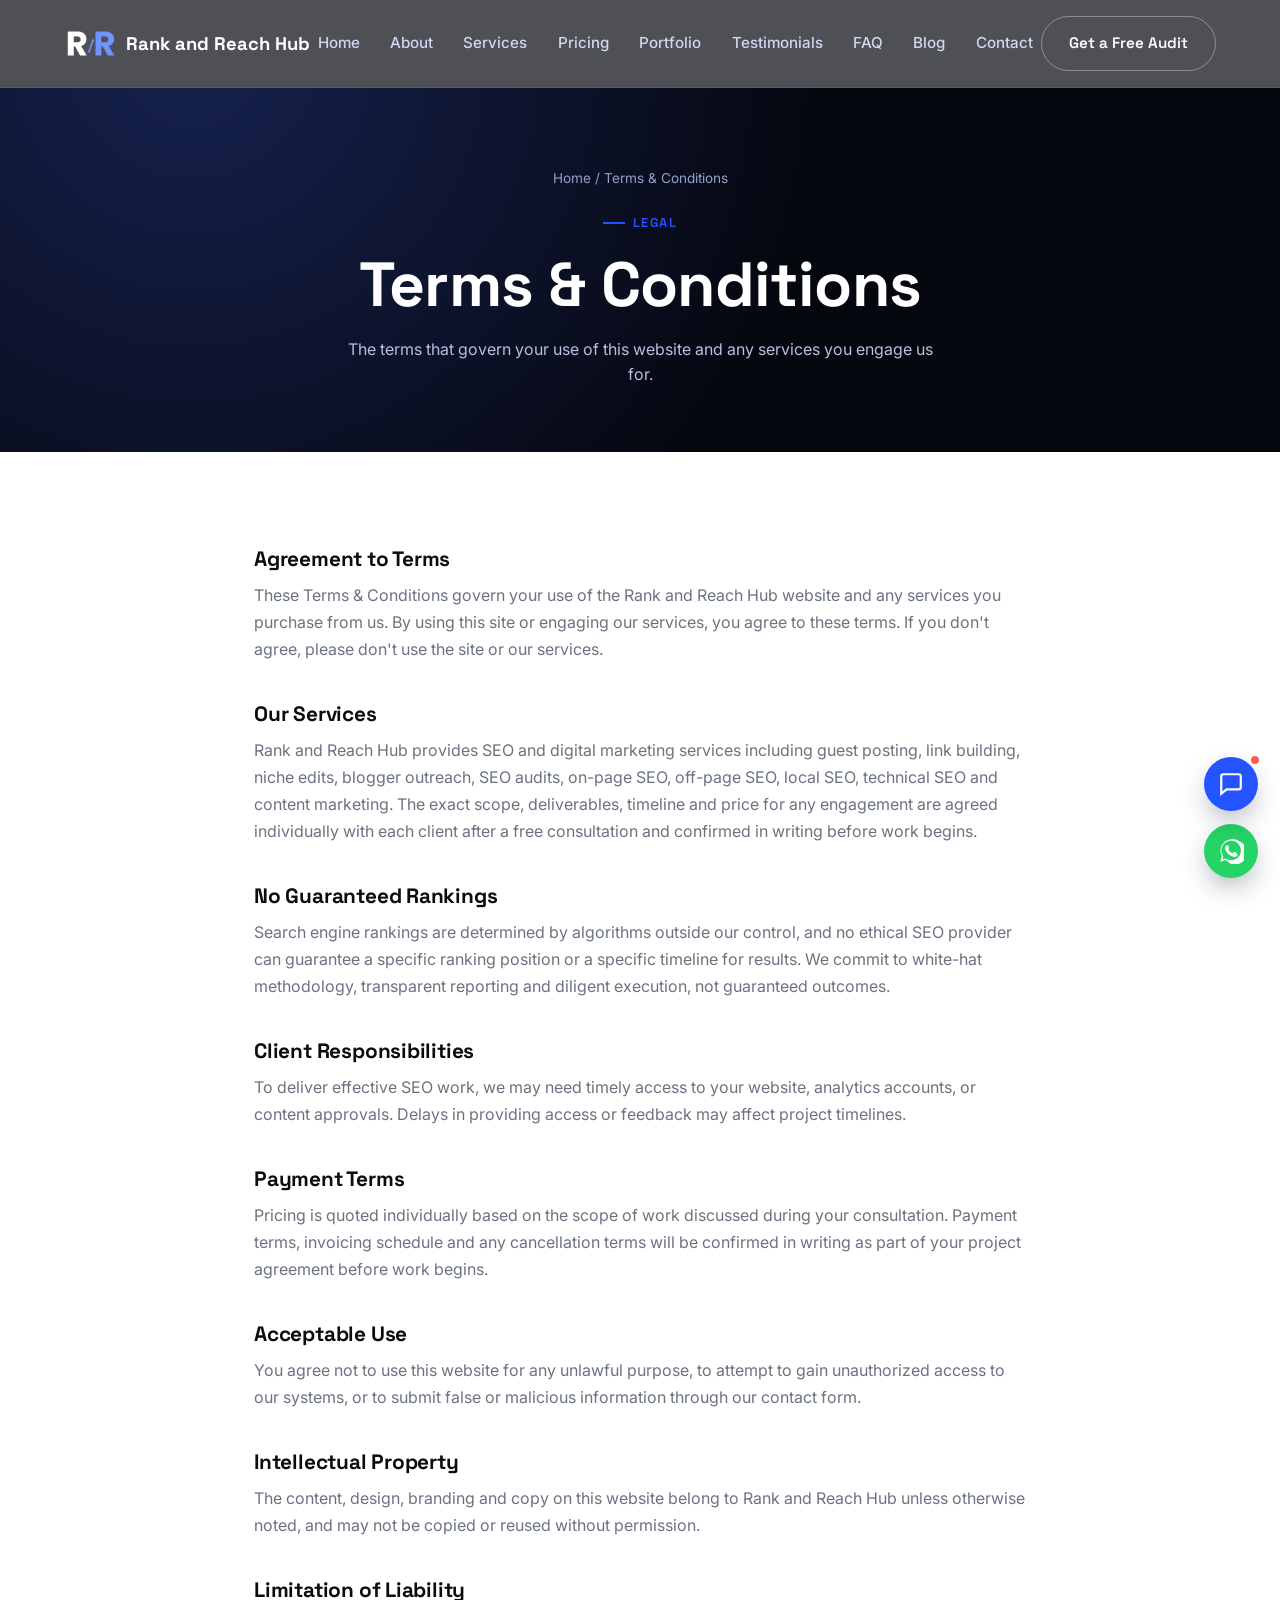
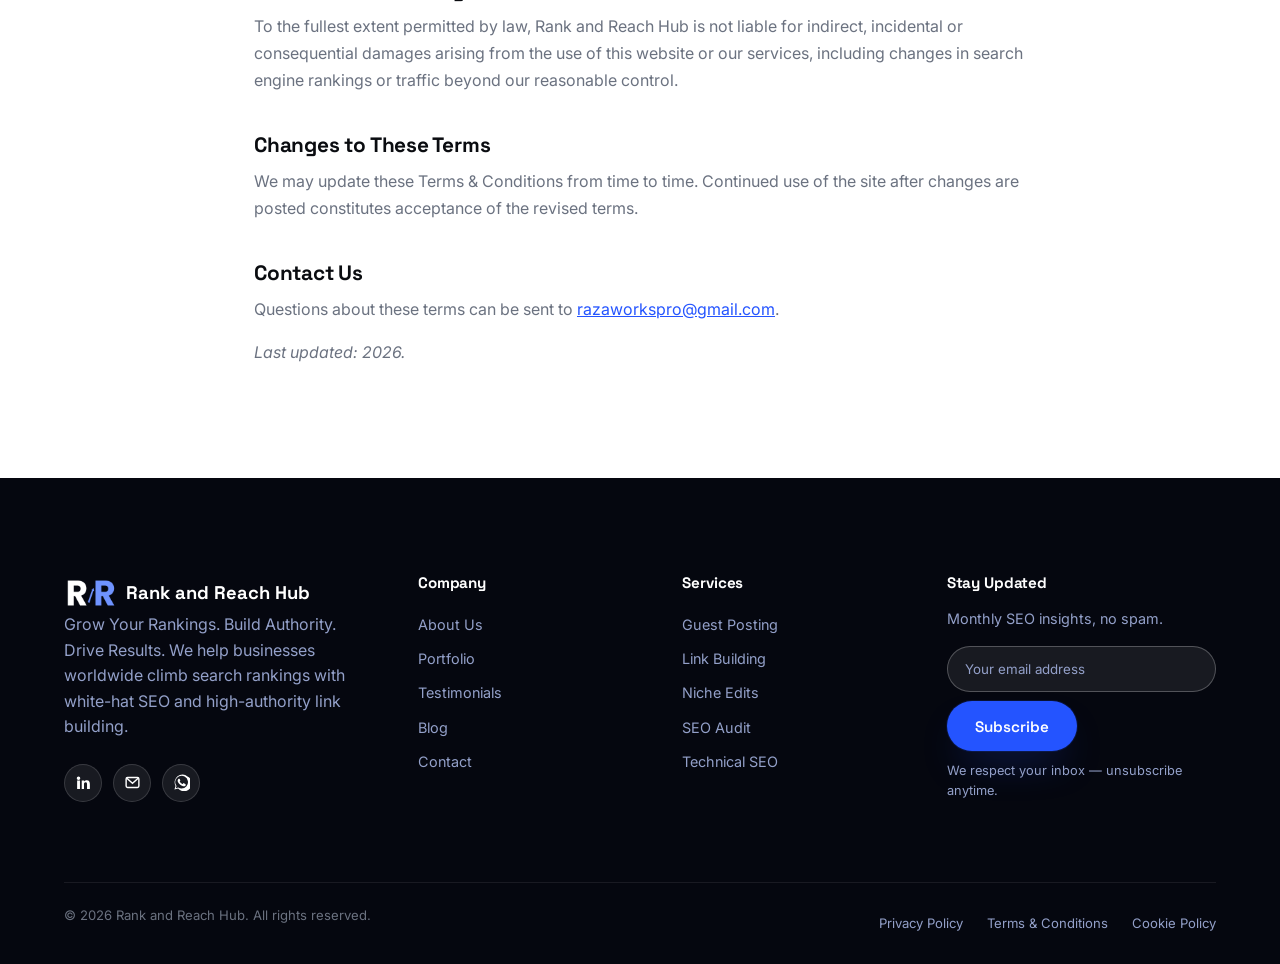
<file: terms-and-conditions.html>
<!DOCTYPE html>
<html lang="en">
<head>
  <meta charset="UTF-8" />
  <meta name="viewport" content="width=device-width, initial-scale=1.0" />
  <title>Terms &amp; Conditions | Rank and Reach Hub</title>
  <meta name="description" content="Terms and Conditions governing the use of the Rank and Reach Hub website and our SEO, guest posting and link building services." />
  <meta name="keywords" content="SEO agency, guest posting, link building, niche edits, blogger outreach, SEO audit, on-page SEO, off-page SEO, local SEO, technical SEO, content marketing" />
  <meta name="author" content="Rank and Reach Hub" />
  <link rel="canonical" href="https://RankAndReachHub.com/terms-and-conditions.html" />

  <!-- Open Graph -->
  <meta property="og:type" content="website" />
  <meta property="og:title" content="Terms &amp; Conditions | Rank and Reach Hub" />
  <meta property="og:description" content="Terms and Conditions governing the use of the Rank and Reach Hub website and our SEO, guest posting and link building services." />
  <meta property="og:url" content="https://RankAndReachHub.com/terms-and-conditions.html" />
  <meta property="og:site_name" content="Rank and Reach Hub" />
  <meta property="og:image" content="https://RankAndReachHub.com/assets/og-image.jpg" />

  <!-- Twitter Card -->
  <meta name="twitter:card" content="summary_large_image" />
  <meta name="twitter:title" content="Terms &amp; Conditions | Rank and Reach Hub" />
  <meta name="twitter:description" content="Terms and Conditions governing the use of the Rank and Reach Hub website and our SEO, guest posting and link building services." />
  <meta name="twitter:image" content="https://RankAndReachHub.com/assets/og-image.jpg" />

  <!-- Favicon -->
  <link rel="icon" type="image/png" href="assets/favicon.png"/>
  <link rel="apple-touch-icon" href="assets/favicon.png"/>

  <!-- Fonts: Space Grotesk (display) + Inter (body) -->
  <link rel="preconnect" href="https://fonts.googleapis.com" />
  <link rel="preconnect" href="https://fonts.gstatic.com" crossorigin />
  <link href="https://fonts.googleapis.com/css2?family=Space+Grotesk:wght@500;600;700&family=Inter:wght@400;500;600;700&display=swap" rel="stylesheet" />

  <link rel="stylesheet" href="style.css" />

  <!-- Schema.org Organization markup -->
  <script type="application/ld+json">
  {
    "@context": "https://schema.org",
    "@type": "Organization",
    "name": "Rank and Reach Hub",
    "url": "https://RankAndReachHub.com",
    "logo": "https://RankAndReachHub.com/assets/logo.png",
    "description": "Rank and Reach Hub is an SEO agency offering guest posting, link building, niche edits, blogger outreach, SEO audits, and full-service search optimization for businesses worldwide.",
    "sameAs": [
      "https://www.linkedin.com/in/ali-raza-3a3469418"
    ],
    "contactPoint": {
      "@type": "ContactPoint",
      "email": "razaworkspro@gmail.com",
      "telephone": "+92-309-4999495",
      "contactType": "customer service"
    }
  }
  </script>
</head>
<body>
  <!-- Skip link for keyboard / screen-reader users -->
  <a class="skip-link" href="#main-content">Skip to main content</a>

  <!-- ======================= HEADER / STICKY NAVIGATION ======================= -->
  <header class="site-header">
    <nav class="navbar" aria-label="Primary">
      <a href="index.html" class="brand" aria-label="Rank and Reach Hub — Home">
        <img src="assets/logo-icon.png" alt="Rank and Reach Hub logo" class="brand-mark" width="38" height="26" loading="lazy"/>
        Rank and Reach Hub
      </a>

      <div class="nav-links">
                <a href="index.html">Home</a>
        <a href="about.html">About</a>
        <a href="services.html">Services</a>
        <a href="pricing.html">Pricing</a>
        <a href="portfolio.html">Portfolio</a>
        <a href="testimonials.html">Testimonials</a>
        <a href="faq.html">FAQ</a>
        <a href="blog.html">Blog</a>
        <a href="contact.html">Contact</a>
      </div>

      <div class="nav-cta">
        <a href="contact.html" class="btn btn-outline">Get a Free Audit</a>
        <button class="nav-toggle" aria-label="Toggle menu" aria-expanded="false" aria-controls="mobile-menu">
          <span></span><span></span><span></span>
        </button>
      </div>
    </nav>

    <!-- Mobile menu panel, toggled via script.js -->
    <div class="mobile-menu" id="mobile-menu">
            <a href="index.html">Home</a>
      <a href="about.html">About</a>
      <a href="services.html">Services</a>
      <a href="pricing.html">Pricing</a>
      <a href="portfolio.html">Portfolio</a>
      <a href="testimonials.html">Testimonials</a>
      <a href="faq.html">FAQ</a>
      <a href="blog.html">Blog</a>
      <a href="contact.html">Contact</a>
      <a href="contact.html" class="btn btn-primary btn-block">Get a Free Audit</a>
    </div>
  </header>

  <main id="main-content">

    <section class="page-hero">
      <div class="container">
        <p class="breadcrumb"><a href="index.html">Home</a> / Terms &amp; Conditions</p>
        <span class="eyebrow" style="justify-content:center;">Legal</span>
        <h1>Terms &amp; Conditions</h1>
        <p style="max-width:600px;margin:0 auto;color:#b7c0e0;">The terms that govern your use of this website and any services you engage us for.</p>
      </div>
    </section>

    <section>
      <div class="container" style="max-width:820px;">
        <div class="legal-content reveal">
          <h2>Agreement to Terms</h2>
          <p>These Terms &amp; Conditions govern your use of the Rank and Reach Hub website and any services you purchase from us. By using this site or engaging our services, you agree to these terms. If you don't agree, please don't use the site or our services.</p>
          <h2>Our Services</h2>
          <p>Rank and Reach Hub provides SEO and digital marketing services including guest posting, link building, niche edits, blogger outreach, SEO audits, on-page SEO, off-page SEO, local SEO, technical SEO and content marketing. The exact scope, deliverables, timeline and price for any engagement are agreed individually with each client after a free consultation and confirmed in writing before work begins.</p>
          <h2>No Guaranteed Rankings</h2>
          <p>Search engine rankings are determined by algorithms outside our control, and no ethical SEO provider can guarantee a specific ranking position or a specific timeline for results. We commit to white-hat methodology, transparent reporting and diligent execution, not guaranteed outcomes.</p>
          <h2>Client Responsibilities</h2>
          <p>To deliver effective SEO work, we may need timely access to your website, analytics accounts, or content approvals. Delays in providing access or feedback may affect project timelines.</p>
          <h2>Payment Terms</h2>
          <p>Pricing is quoted individually based on the scope of work discussed during your consultation. Payment terms, invoicing schedule and any cancellation terms will be confirmed in writing as part of your project agreement before work begins.</p>
          <h2>Acceptable Use</h2>
          <p>You agree not to use this website for any unlawful purpose, to attempt to gain unauthorized access to our systems, or to submit false or malicious information through our contact form.</p>
          <h2>Intellectual Property</h2>
          <p>The content, design, branding and copy on this website belong to Rank and Reach Hub unless otherwise noted, and may not be copied or reused without permission.</p>
          <h2>Limitation of Liability</h2>
          <p>To the fullest extent permitted by law, Rank and Reach Hub is not liable for indirect, incidental or consequential damages arising from the use of this website or our services, including changes in search engine rankings or traffic beyond our reasonable control.</p>
          <h2>Changes to These Terms</h2>
          <p>We may update these Terms &amp; Conditions from time to time. Continued use of the site after changes are posted constitutes acceptance of the revised terms.</p>
          <h2>Contact Us</h2>
          <p>Questions about these terms can be sent to <a href="mailto:razaworkspro@gmail.com">razaworkspro@gmail.com</a>.</p>
          <p><em>Last updated: 2026.</em></p>

        </div>
      </div>
    </section>

  </main>
<!-- ================================ FOOTER ================================ -->
  <footer class="site-footer">
    <div class="container">
      <div class="footer-grid">
        <div class="footer-brand">
          <a href="index.html" class="brand" aria-label="Rank and Reach Hub — Home">
            <img src="assets/logo-icon.png" alt="Rank and Reach Hub logo" class="brand-mark" width="38" height="26" loading="lazy"/>
            Rank and Reach Hub
          </a>
          <p>Grow Your Rankings. Build Authority. Drive Results. We help businesses worldwide climb search rankings with white-hat SEO and high-authority link building.</p>
          <div class="social-row" aria-label="Social media links">
        <a href="https://www.linkedin.com/in/ali-raza-3a3469418" class="social-icon" aria-label="Rank and Reach Hub on LinkedIn" target="_blank" rel="noopener noreferrer">
          <svg viewBox="0 0 24 24" fill="currentColor"><path d="M4.98 3.5a2.5 2.5 0 1 1 0 5 2.5 2.5 0 0 1 0-5ZM3 9h4v12H3zM9.5 9H13v1.7h.05c.5-.9 1.7-1.9 3.5-1.9 3.7 0 4.45 2.4 4.45 5.6V21H17v-6c0-1.4 0-3.2-2-3.2s-2.3 1.5-2.3 3.1V21H9.5Z"/></svg>
        </a>
        <a href="mailto:razaworkspro@gmail.com" class="social-icon" aria-label="Email Rank and Reach Hub">
          <svg viewBox="0 0 24 24" fill="none" stroke="currentColor" stroke-width="2"><rect x="3" y="5" width="18" height="14" rx="2"/><path d="m4 6 8 7 8-7"/></svg>
        </a>
        <a href="https://wa.me/923094999495" class="social-icon" aria-label="Message Rank and Reach Hub on WhatsApp" target="_blank" rel="noopener noreferrer">
          <svg viewBox="0 0 24 24" fill="currentColor"><path d="M20.5 3.5A11 11 0 0 0 3.6 17L2 22l5.2-1.6A11 11 0 1 0 20.5 3.5Zm-8.5 17a9 9 0 0 1-4.6-1.3l-.3-.2-3.1 1 1-3-.2-.3A9 9 0 1 1 12 20.5Zm5-6.7c-.3-.1-1.6-.8-1.9-.9-.2-.1-.4-.1-.6.1-.2.3-.7.9-.8 1-.2.2-.3.2-.5.1a7.3 7.3 0 0 1-3.6-3.2c-.3-.5.3-.5.7-1.6.1-.2 0-.4 0-.5L9.4 7.1c-.2-.5-.4-.4-.6-.4h-.5c-.2 0-.5.1-.7.3-.2.3-1 1-1 2.4s1 2.8 1.1 3c.1.2 2 3.1 4.9 4.3.7.3 1.2.5 1.6.6.7.2 1.3.2 1.8.1.6-.1 1.6-.7 1.8-1.3.2-.6.2-1.1.2-1.3-.1-.1-.3-.2-.5-.3Z"/></svg>
        </a>

          </div>
        </div>

        <div class="footer-col">
          <h4>Company</h4>
          <a href="about.html">About Us</a>
          <a href="portfolio.html">Portfolio</a>
          <a href="testimonials.html">Testimonials</a>
          <a href="blog.html">Blog</a>
          <a href="contact.html">Contact</a>
        </div>

        <div class="footer-col">
          <h4>Services</h4>
          <a href="services.html#guest-posting">Guest Posting</a>
          <a href="services.html#link-building">Link Building</a>
          <a href="services.html#niche-edits">Niche Edits</a>
          <a href="services.html#seo-audit">SEO Audit</a>
          <a href="services.html#technical-seo">Technical SEO</a>
        </div>

        <div class="footer-col">
          <h4>Stay Updated</h4>
          <p style="color:#93a0c9;font-size:0.9rem;">Monthly SEO insights, no spam.</p>
          <form class="newsletter-form" novalidate>
            <div class="newsletter-box">
              <label for="footer-newsletter-email" class="sr-only">Email address</label>
              <input type="email" id="footer-newsletter-email" placeholder="Your email address" required />
              <button type="submit" class="btn btn-primary">Subscribe</button>
            </div>
            <p class="form-note">We respect your inbox — unsubscribe anytime.</p>
          </form>
        </div>
      </div>

      <div class="footer-bottom">
        <p>&copy; 2026 Rank and Reach Hub. All rights reserved.</p>
        <div class="flex gap-md">
          <a href="privacy-policy.html">Privacy Policy</a>
          <a href="terms-and-conditions.html">Terms &amp; Conditions</a>
          <a href="cookie-policy.html">Cookie Policy</a>
        </div>
      </div>
    </div>
  </footer>
  <!-- ============================ FLOATING WIDGETS ============================ -->
  <div class="float-stack">
    <button class="float-btn back-to-top" aria-label="Back to top">
      <svg viewBox="0 0 24 24" fill="none" stroke="currentColor" stroke-width="2"><path d="M12 19V5M5 12l7-7 7 7"/></svg>
    </button>
    <button class="float-btn chat-btn" aria-label="Open live chat" aria-haspopup="dialog">
      <span class="ping" aria-hidden="true"></span>
      <svg viewBox="0 0 24 24" fill="none" stroke="currentColor" stroke-width="2"><path d="M21 15a2 2 0 0 1-2 2H8l-5 4V5a2 2 0 0 1 2-2h14a2 2 0 0 1 2 2z"/></svg>
    </button>
    <a class="float-btn whatsapp-btn" aria-label="Chat with us on WhatsApp" href="https://wa.me/923094999495" target="_blank" rel="noopener noreferrer">
      <svg viewBox="0 0 24 24" fill="currentColor"><path d="M20.5 3.5A11 11 0 0 0 3.6 17L2 22l5.2-1.6A11 11 0 1 0 20.5 3.5Zm-8.5 17a9 9 0 0 1-4.6-1.3l-.3-.2-3.1 1 1-3-.2-.3A9 9 0 1 1 12 20.5Zm5-6.7c-.3-.1-1.6-.8-1.9-.9-.2-.1-.4-.1-.6.1-.2.3-.7.9-.8 1-.2.2-.3.2-.5.1a7.3 7.3 0 0 1-3.6-3.2c-.3-.5.3-.5.7-1.6.1-.2 0-.4 0-.5L9.4 7.1c-.2-.5-.4-.4-.6-.4h-.5c-.2 0-.5.1-.7.3-.2.3-1 1-1 2.4s1 2.8 1.1 3c.1.2 2 3.1 4.9 4.3.7.3 1.2.5 1.6.6.7.2 1.3.2 1.8.1.6-.1 1.6-.7 1.8-1.3.2-.6.2-1.1.2-1.3-.1-.1-.3-.2-.5-.3Z"/></svg>
    </a>
  </div>

  <!-- Live chat placeholder panel — swap for a real provider embed (Tawk.to, Crisp, Intercom) later -->
  <div class="chat-panel" role="dialog" aria-label="Live chat">
    <div class="chat-panel-head">
      <strong>Rank and Reach Hub</strong>
      <button class="chat-panel-close" aria-label="Close chat">&times;</button>
    </div>
    <div class="chat-panel-body">
      <p>👋 Hi there! This is a placeholder live-chat widget. Connect your preferred chat provider here to talk with visitors in real time.</p>
      <a href="contact.html" class="btn btn-dark btn-block">Send us a message instead</a>
    </div>
  </div>

  <script src="script.js"></script>
</body>
</html>
</file>
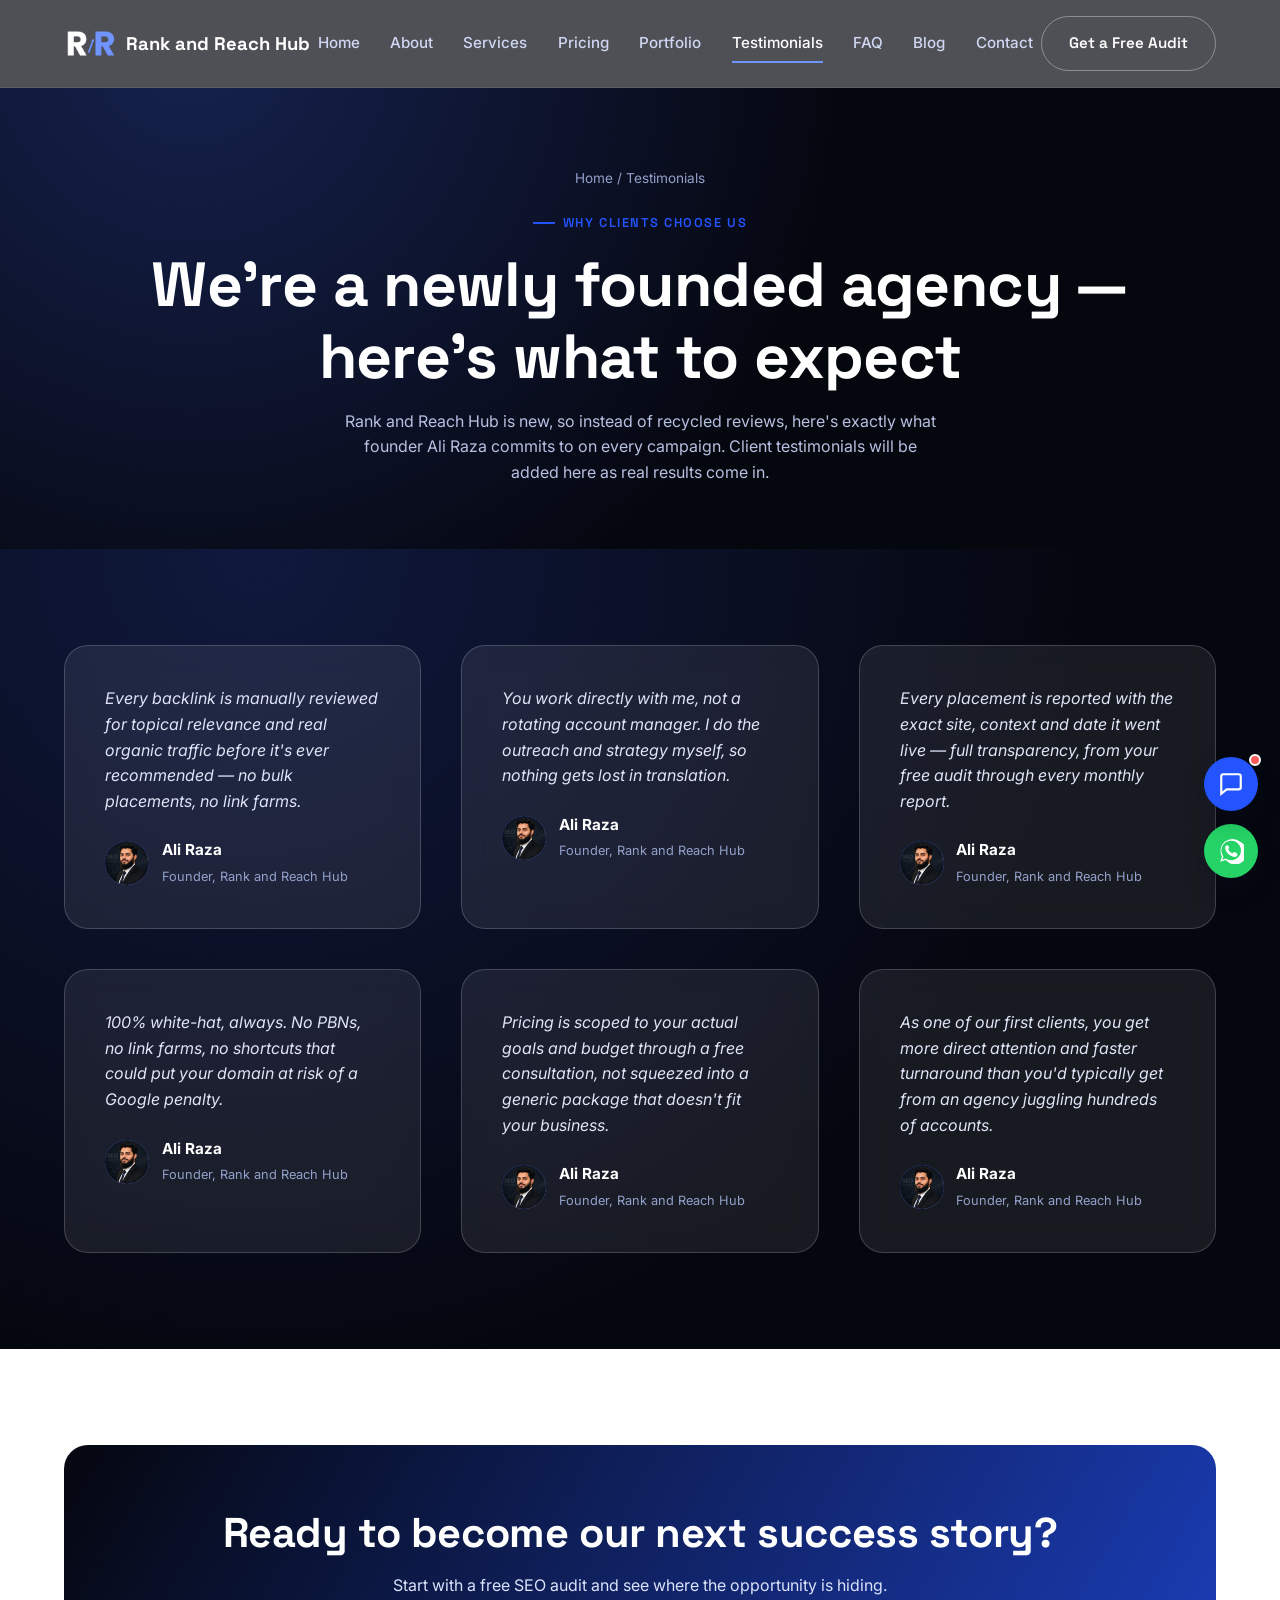
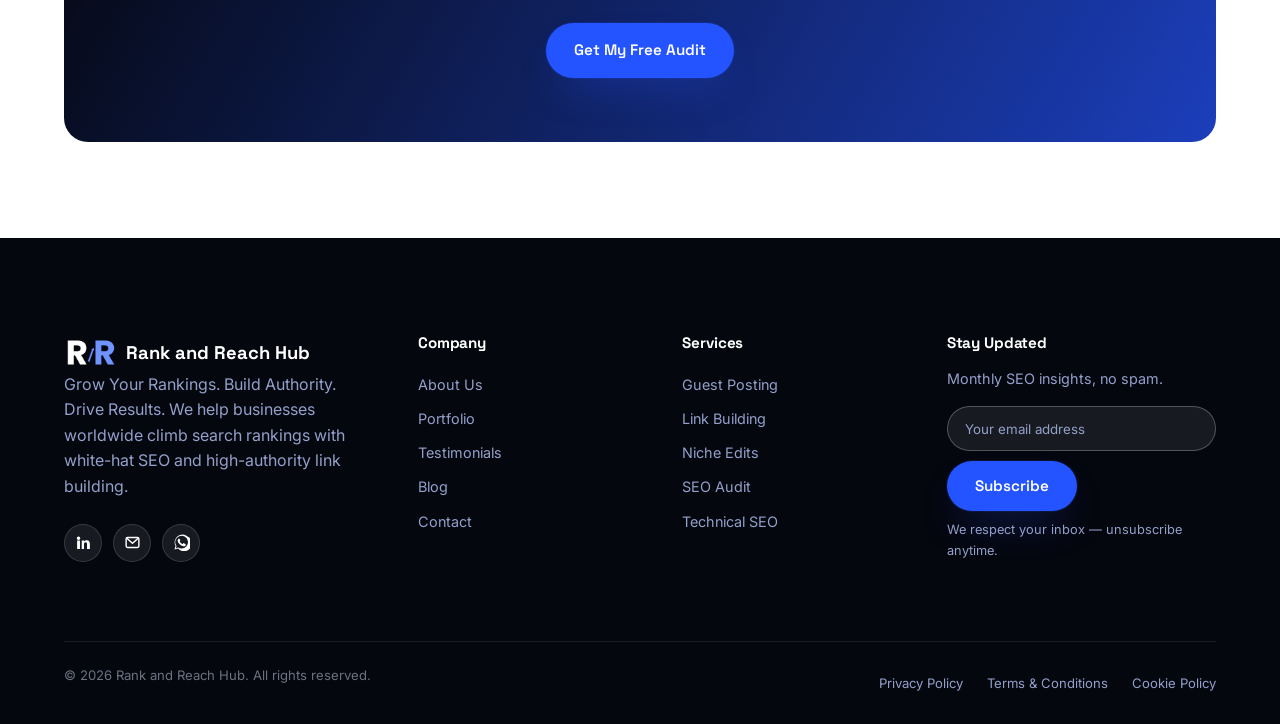
<file: testimonials.html>
<!DOCTYPE html>
<html lang="en">
<head>
  <meta charset="UTF-8" />
  <meta name="viewport" content="width=device-width, initial-scale=1.0" />
  <title>Client Testimonials | Rank and Reach Hub SEO Agency</title>
  <meta name="description" content="Read real client testimonials from businesses that grew their rankings with Rank and Reach Hub's guest posting, link building and SEO services." />
  <meta name="keywords" content="SEO agency, guest posting, link building, niche edits, blogger outreach, SEO audit, on-page SEO, off-page SEO, local SEO, technical SEO, content marketing" />
  <meta name="author" content="Rank and Reach Hub" />
  <link rel="canonical" href="https://RankAndReachHub.com/testimonials.html" />

  <!-- Open Graph -->
  <meta property="og:type" content="website" />
  <meta property="og:title" content="Client Testimonials | Rank and Reach Hub SEO Agency" />
  <meta property="og:description" content="Read real client testimonials from businesses that grew their rankings with Rank and Reach Hub's guest posting, link building and SEO services." />
  <meta property="og:url" content="https://RankAndReachHub.com/testimonials.html" />
  <meta property="og:site_name" content="Rank and Reach Hub" />
  <meta property="og:image" content="https://RankAndReachHub.com/assets/og-image.jpg" />

  <!-- Twitter Card -->
  <meta name="twitter:card" content="summary_large_image" />
  <meta name="twitter:title" content="Client Testimonials | Rank and Reach Hub SEO Agency" />
  <meta name="twitter:description" content="Read real client testimonials from businesses that grew their rankings with Rank and Reach Hub's guest posting, link building and SEO services." />
  <meta name="twitter:image" content="https://RankAndReachHub.com/assets/og-image.jpg" />

  <!-- Favicon -->
  <link rel="icon" type="image/png" href="assets/favicon.png"/>
  <link rel="apple-touch-icon" href="assets/favicon.png"/>

  <!-- Fonts: Space Grotesk (display) + Inter (body) -->
  <link rel="preconnect" href="https://fonts.googleapis.com" />
  <link rel="preconnect" href="https://fonts.gstatic.com" crossorigin />
  <link href="https://fonts.googleapis.com/css2?family=Space+Grotesk:wght@500;600;700&family=Inter:wght@400;500;600;700&display=swap" rel="stylesheet" />

  <link rel="stylesheet" href="style.css" />

  <!-- Schema.org Organization markup -->
  <script type="application/ld+json">
  {
    "@context": "https://schema.org",
    "@type": "Organization",
    "name": "Rank and Reach Hub",
    "url": "https://RankAndReachHub.com",
    "logo": "https://RankAndReachHub.com/assets/logo.png",
    "description": "Rank and Reach Hub is an SEO agency offering guest posting, link building, niche edits, blogger outreach, SEO audits, and full-service search optimization for businesses worldwide.",
    "sameAs": [
      "https://www.linkedin.com/in/ali-raza-3a3469418"
    ],
    "contactPoint": {
      "@type": "ContactPoint",
      "email": "razaworkspro@gmail.com",
      "telephone": "+92-309-4999495",
      "contactType": "customer service"
    }
  }
  </script>
</head>
<body>
  <!-- Skip link for keyboard / screen-reader users -->
  <a class="skip-link" href="#main-content">Skip to main content</a>

  <!-- ======================= HEADER / STICKY NAVIGATION ======================= -->
  <header class="site-header">
    <nav class="navbar" aria-label="Primary">
      <a href="index.html" class="brand" aria-label="Rank and Reach Hub — Home">
        <img src="assets/logo-icon.png" alt="Rank and Reach Hub logo" class="brand-mark" width="38" height="26" loading="lazy"/>
        Rank and Reach Hub
      </a>

      <div class="nav-links">
                <a href="index.html">Home</a>
        <a href="about.html">About</a>
        <a href="services.html">Services</a>
        <a href="pricing.html">Pricing</a>
        <a href="portfolio.html">Portfolio</a>
        <a href="testimonials.html" class="active">Testimonials</a>
        <a href="faq.html">FAQ</a>
        <a href="blog.html">Blog</a>
        <a href="contact.html">Contact</a>
      </div>

      <div class="nav-cta">
        <a href="contact.html" class="btn btn-outline">Get a Free Audit</a>
        <button class="nav-toggle" aria-label="Toggle menu" aria-expanded="false" aria-controls="mobile-menu">
          <span></span><span></span><span></span>
        </button>
      </div>
    </nav>

    <!-- Mobile menu panel, toggled via script.js -->
    <div class="mobile-menu" id="mobile-menu">
            <a href="index.html">Home</a>
      <a href="about.html">About</a>
      <a href="services.html">Services</a>
      <a href="pricing.html">Pricing</a>
      <a href="portfolio.html">Portfolio</a>
      <a href="testimonials.html" class="active">Testimonials</a>
      <a href="faq.html">FAQ</a>
      <a href="blog.html">Blog</a>
      <a href="contact.html">Contact</a>
      <a href="contact.html" class="btn btn-primary btn-block">Get a Free Audit</a>
    </div>
  </header>

  <main id="main-content">

    <section class="page-hero">
      <div class="container">
        <p class="breadcrumb"><a href="index.html">Home</a> / Testimonials</p>
        <span class="eyebrow" style="justify-content:center;">Why Clients Choose Us</span>
        <h1>We're a newly founded agency — here's what to expect</h1>
        <p style="max-width:600px;margin:0 auto;color:#b7c0e0;">Rank and Reach Hub is new, so instead of recycled reviews, here's exactly what founder Ali Raza commits to on every campaign. Client testimonials will be added here as real results come in.</p>
      </div>
    </section>

    <section class="section-dark">
      <div class="container">
        <div class="grid grid-3">

          <div class="testimonial-card glass reveal">
            <p class="quote">Every backlink is manually reviewed for topical relevance and real organic traffic before it's ever recommended — no bulk placements, no link farms.</p>
            <div class="testimonial-author">
              <div class="avatar-circle">
                <img src="assets/founder-ali-raza.jpg" alt="Ali Raza, Founder of Rank and Reach Hub" width="44" height="44" loading="lazy" style="border-radius:50%;object-fit:cover;"/>
              </div>
              <div><strong>Ali Raza</strong><span>Founder, Rank and Reach Hub</span></div>
            </div>
          </div>

          <div class="testimonial-card glass reveal">
            <p class="quote">You work directly with me, not a rotating account manager. I do the outreach and strategy myself, so nothing gets lost in translation.</p>
            <div class="testimonial-author">
              <div class="avatar-circle">
                <img src="assets/founder-ali-raza.jpg" alt="Ali Raza, Founder of Rank and Reach Hub" width="44" height="44" loading="lazy" style="border-radius:50%;object-fit:cover;"/>
              </div>
              <div><strong>Ali Raza</strong><span>Founder, Rank and Reach Hub</span></div>
            </div>
          </div>

          <div class="testimonial-card glass reveal">
            <p class="quote">Every placement is reported with the exact site, context and date it went live — full transparency, from your free audit through every monthly report.</p>
            <div class="testimonial-author">
              <div class="avatar-circle">
                <img src="assets/founder-ali-raza.jpg" alt="Ali Raza, Founder of Rank and Reach Hub" width="44" height="44" loading="lazy" style="border-radius:50%;object-fit:cover;"/>
              </div>
              <div><strong>Ali Raza</strong><span>Founder, Rank and Reach Hub</span></div>
            </div>
          </div>

          <div class="testimonial-card glass reveal">
            <p class="quote">100% white-hat, always. No PBNs, no link farms, no shortcuts that could put your domain at risk of a Google penalty.</p>
            <div class="testimonial-author">
              <div class="avatar-circle">
                <img src="assets/founder-ali-raza.jpg" alt="Ali Raza, Founder of Rank and Reach Hub" width="44" height="44" loading="lazy" style="border-radius:50%;object-fit:cover;"/>
              </div>
              <div><strong>Ali Raza</strong><span>Founder, Rank and Reach Hub</span></div>
            </div>
          </div>

          <div class="testimonial-card glass reveal">
            <p class="quote">Pricing is scoped to your actual goals and budget through a free consultation, not squeezed into a generic package that doesn't fit your business.</p>
            <div class="testimonial-author">
              <div class="avatar-circle">
                <img src="assets/founder-ali-raza.jpg" alt="Ali Raza, Founder of Rank and Reach Hub" width="44" height="44" loading="lazy" style="border-radius:50%;object-fit:cover;"/>
              </div>
              <div><strong>Ali Raza</strong><span>Founder, Rank and Reach Hub</span></div>
            </div>
          </div>

          <div class="testimonial-card glass reveal">
            <p class="quote">As one of our first clients, you get more direct attention and faster turnaround than you'd typically get from an agency juggling hundreds of accounts.</p>
            <div class="testimonial-author">
              <div class="avatar-circle">
                <img src="assets/founder-ali-raza.jpg" alt="Ali Raza, Founder of Rank and Reach Hub" width="44" height="44" loading="lazy" style="border-radius:50%;object-fit:cover;"/>
              </div>
              <div><strong>Ali Raza</strong><span>Founder, Rank and Reach Hub</span></div>
            </div>
          </div>

        </div>
      </div>
    </section>

    <section class="cta-wrap">
      <div class="container">
        <div class="cta-band reveal">
          <h2>Ready to become our next success story?</h2>
          <p>Start with a free SEO audit and see where the opportunity is hiding.</p>
          <div class="cta-actions"><a href="contact.html" class="btn btn-primary">Get My Free Audit</a></div>
        </div>
      </div>
    </section>

  </main>
  <!-- ================================ FOOTER ================================ -->
  <footer class="site-footer">
    <div class="container">
      <div class="footer-grid">
        <div class="footer-brand">
          <a href="index.html" class="brand" aria-label="Rank and Reach Hub — Home">
            <img src="assets/logo-icon.png" alt="Rank and Reach Hub logo" class="brand-mark" width="38" height="26" loading="lazy"/>
            Rank and Reach Hub
          </a>
          <p>Grow Your Rankings. Build Authority. Drive Results. We help businesses worldwide climb search rankings with white-hat SEO and high-authority link building.</p>
          <div class="social-row" aria-label="Social media links">
        <a href="https://www.linkedin.com/in/ali-raza-3a3469418" class="social-icon" aria-label="Rank and Reach Hub on LinkedIn" target="_blank" rel="noopener noreferrer">
          <svg viewBox="0 0 24 24" fill="currentColor"><path d="M4.98 3.5a2.5 2.5 0 1 1 0 5 2.5 2.5 0 0 1 0-5ZM3 9h4v12H3zM9.5 9H13v1.7h.05c.5-.9 1.7-1.9 3.5-1.9 3.7 0 4.45 2.4 4.45 5.6V21H17v-6c0-1.4 0-3.2-2-3.2s-2.3 1.5-2.3 3.1V21H9.5Z"/></svg>
        </a>
        <a href="mailto:razaworkspro@gmail.com" class="social-icon" aria-label="Email Rank and Reach Hub">
          <svg viewBox="0 0 24 24" fill="none" stroke="currentColor" stroke-width="2"><rect x="3" y="5" width="18" height="14" rx="2"/><path d="m4 6 8 7 8-7"/></svg>
        </a>
        <a href="https://wa.me/923094999495" class="social-icon" aria-label="Message Rank and Reach Hub on WhatsApp" target="_blank" rel="noopener noreferrer">
          <svg viewBox="0 0 24 24" fill="currentColor"><path d="M20.5 3.5A11 11 0 0 0 3.6 17L2 22l5.2-1.6A11 11 0 1 0 20.5 3.5Zm-8.5 17a9 9 0 0 1-4.6-1.3l-.3-.2-3.1 1 1-3-.2-.3A9 9 0 1 1 12 20.5Zm5-6.7c-.3-.1-1.6-.8-1.9-.9-.2-.1-.4-.1-.6.1-.2.3-.7.9-.8 1-.2.2-.3.2-.5.1a7.3 7.3 0 0 1-3.6-3.2c-.3-.5.3-.5.7-1.6.1-.2 0-.4 0-.5L9.4 7.1c-.2-.5-.4-.4-.6-.4h-.5c-.2 0-.5.1-.7.3-.2.3-1 1-1 2.4s1 2.8 1.1 3c.1.2 2 3.1 4.9 4.3.7.3 1.2.5 1.6.6.7.2 1.3.2 1.8.1.6-.1 1.6-.7 1.8-1.3.2-.6.2-1.1.2-1.3-.1-.1-.3-.2-.5-.3Z"/></svg>
        </a>

          </div>
        </div>

        <div class="footer-col">
          <h4>Company</h4>
          <a href="about.html">About Us</a>
          <a href="portfolio.html">Portfolio</a>
          <a href="testimonials.html">Testimonials</a>
          <a href="blog.html">Blog</a>
          <a href="contact.html">Contact</a>
        </div>

        <div class="footer-col">
          <h4>Services</h4>
          <a href="services.html#guest-posting">Guest Posting</a>
          <a href="services.html#link-building">Link Building</a>
          <a href="services.html#niche-edits">Niche Edits</a>
          <a href="services.html#seo-audit">SEO Audit</a>
          <a href="services.html#technical-seo">Technical SEO</a>
        </div>

        <div class="footer-col">
          <h4>Stay Updated</h4>
          <p style="color:#93a0c9;font-size:0.9rem;">Monthly SEO insights, no spam.</p>
          <form class="newsletter-form" novalidate>
            <div class="newsletter-box">
              <label for="footer-newsletter-email" class="sr-only">Email address</label>
              <input type="email" id="footer-newsletter-email" placeholder="Your email address" required />
              <button type="submit" class="btn btn-primary">Subscribe</button>
            </div>
            <p class="form-note">We respect your inbox — unsubscribe anytime.</p>
          </form>
        </div>
      </div>

      <div class="footer-bottom">
        <p>&copy; 2026 Rank and Reach Hub. All rights reserved.</p>
        <div class="flex gap-md">
          <a href="privacy-policy.html">Privacy Policy</a>
          <a href="terms-and-conditions.html">Terms &amp; Conditions</a>
          <a href="cookie-policy.html">Cookie Policy</a>
        </div>
      </div>
    </div>
  </footer>
  <!-- ============================ FLOATING WIDGETS ============================ -->
  <div class="float-stack">
    <button class="float-btn back-to-top" aria-label="Back to top">
      <svg viewBox="0 0 24 24" fill="none" stroke="currentColor" stroke-width="2"><path d="M12 19V5M5 12l7-7 7 7"/></svg>
    </button>
    <button class="float-btn chat-btn" aria-label="Open live chat" aria-haspopup="dialog">
      <span class="ping" aria-hidden="true"></span>
      <svg viewBox="0 0 24 24" fill="none" stroke="currentColor" stroke-width="2"><path d="M21 15a2 2 0 0 1-2 2H8l-5 4V5a2 2 0 0 1 2-2h14a2 2 0 0 1 2 2z"/></svg>
    </button>
    <a class="float-btn whatsapp-btn" aria-label="Chat with us on WhatsApp" href="https://wa.me/923094999495" target="_blank" rel="noopener noreferrer">
      <svg viewBox="0 0 24 24" fill="currentColor"><path d="M20.5 3.5A11 11 0 0 0 3.6 17L2 22l5.2-1.6A11 11 0 1 0 20.5 3.5Zm-8.5 17a9 9 0 0 1-4.6-1.3l-.3-.2-3.1 1 1-3-.2-.3A9 9 0 1 1 12 20.5Zm5-6.7c-.3-.1-1.6-.8-1.9-.9-.2-.1-.4-.1-.6.1-.2.3-.7.9-.8 1-.2.2-.3.2-.5.1a7.3 7.3 0 0 1-3.6-3.2c-.3-.5.3-.5.7-1.6.1-.2 0-.4 0-.5L9.4 7.1c-.2-.5-.4-.4-.6-.4h-.5c-.2 0-.5.1-.7.3-.2.3-1 1-1 2.4s1 2.8 1.1 3c.1.2 2 3.1 4.9 4.3.7.3 1.2.5 1.6.6.7.2 1.3.2 1.8.1.6-.1 1.6-.7 1.8-1.3.2-.6.2-1.1.2-1.3-.1-.1-.3-.2-.5-.3Z"/></svg>
    </a>
  </div>

  <!-- Live chat placeholder panel — swap for a real provider embed (Tawk.to, Crisp, Intercom) later -->
  <div class="chat-panel" role="dialog" aria-label="Live chat">
    <div class="chat-panel-head">
      <strong>Rank and Reach Hub</strong>
      <button class="chat-panel-close" aria-label="Close chat">&times;</button>
    </div>
    <div class="chat-panel-body">
      <p>👋 Hi there! This is a placeholder live-chat widget. Connect your preferred chat provider here to talk with visitors in real time.</p>
      <a href="contact.html" class="btn btn-dark btn-block">Send us a message instead</a>
    </div>
  </div>

  <script src="script.js"></script>
</body>
</html>
</file>
<file: style.css>
/* =========================================================================
   RANK AND REACH HUB — MAIN STYLESHEET
   Structure of this file:
   1. Design Tokens (CSS variables)
   2. Reset & Base
   3. Typography
   4. Layout Utilities
   5. Buttons & Badges
   6. Navigation
   7. Hero
   8. Sections (Trusted By, Services, Why Us, Process, Case Studies,
      Testimonials, Pricing, FAQ, CTA, Blog, Contact)
   9. Footer
   10. Floating Widgets (WhatsApp, Live Chat, Back to Top)
   11. Animations & Reveal-on-scroll
   12. Responsive Breakpoints
   13. Accessibility helpers
   ========================================================================= */

/* ---------------------------------------------------------------------
   1. DESIGN TOKENS
   Change any of these values to re-theme the entire site in one place.
--------------------------------------------------------------------- */
:root {
  /* Brand palette: Blue / White / Black, as required by the brief */
  --navy-950: #05070f;      /* near-black background */
  --navy-900: #0a1128;      /* deep navy background */
  --navy-800: #10193d;      /* raised navy surface */
  --navy-700: #182357;      /* borders on dark surfaces */
  --blue-600: #2454ff;      /* primary brand blue */
  --blue-500: #3f6bff;      /* hover / lighter blue */
  --blue-400: #6f93ff;      /* accents on dark bg */
  --blue-100: #e7edff;      /* pale blue tint */
  --white: #ffffff;
  --gray-50: #f6f8fc;       /* light section background */
  --gray-100: #eef1f8;
  --gray-200: #e2e7f2;
  --gray-500: #6b7280;
  --ink: #0a0c10;           /* near-black text */

  /* Typography */
  --font-display: "Space Grotesk", "Segoe UI", sans-serif;
  --font-body: "Inter", "Segoe UI", sans-serif;

  /* Spacing scale */
  --space-xs: 0.5rem;
  --space-sm: 1rem;
  --space-md: 1.5rem;
  --space-lg: 2.5rem;
  --space-xl: 4rem;
  --space-2xl: 6rem;

  /* Radii & shadows */
  --radius-sm: 10px;
  --radius-md: 16px;
  --radius-lg: 24px;
  --shadow-soft: 0 20px 60px -20px rgba(10, 17, 40, 0.25);
  --shadow-glow: 0 0 0 1px rgba(36, 84, 255, 0.15), 0 20px 40px -15px rgba(36, 84, 255, 0.35);

  /* Container width */
  --container: 1200px;
}

/* ---------------------------------------------------------------------
   2. RESET & BASE
--------------------------------------------------------------------- */
*, *::before, *::after { box-sizing: border-box; }

html {
  scroll-behavior: smooth;
  scroll-padding-top: 90px; /* offsets anchor links under sticky nav */
}

body {
  margin: 0;
  font-family: var(--font-body);
  color: var(--ink);
  background: var(--white);
  line-height: 1.6;
  -webkit-font-smoothing: antialiased;
}

img { max-width: 100%; display: block; }
a { color: inherit; text-decoration: none; }
ul, ol { list-style: none; margin: 0; padding: 0; }
button { font-family: inherit; cursor: pointer; }
input, textarea, select { font-family: inherit; }

/* Respect users who prefer less motion */
@media (prefers-reduced-motion: reduce) {
  html { scroll-behavior: auto; }
  *, *::before, *::after {
    animation-duration: 0.01ms !important;
    animation-iteration-count: 1 !important;
    transition-duration: 0.01ms !important;
    scroll-behavior: auto !important;
  }
}

/* ---------------------------------------------------------------------
   3. TYPOGRAPHY
--------------------------------------------------------------------- */
h1, h2, h3, h4 {
  font-family: var(--font-display);
  font-weight: 700;
  line-height: 1.15;
  margin: 0 0 var(--space-sm);
  letter-spacing: -0.01em;
}

h1 { font-size: clamp(2.4rem, 5vw, 3.9rem); }
h2 { font-size: clamp(1.9rem, 3.4vw, 2.6rem); }
h3 { font-size: clamp(1.25rem, 2vw, 1.5rem); }
p { margin: 0 0 var(--space-sm); color: var(--gray-500); }

.eyebrow {
  display: inline-flex;
  align-items: center;
  gap: 0.5rem;
  font-family: var(--font-display);
  font-size: 0.8rem;
  font-weight: 600;
  letter-spacing: 0.12em;
  text-transform: uppercase;
  color: var(--blue-600);
  margin-bottom: var(--space-sm);
}
.eyebrow::before {
  content: "";
  width: 22px;
  height: 2px;
  background: var(--blue-600);
  display: inline-block;
}

.section-head {
  max-width: 680px;
  margin: 0 auto var(--space-xl);
  text-align: center;
}
.section-head.left { margin-left: 0; text-align: left; }

/* ---------------------------------------------------------------------
   4. LAYOUT UTILITIES
--------------------------------------------------------------------- */
.container {
  width: 100%;
  max-width: var(--container);
  margin: 0 auto;
  padding: 0 var(--space-md);
}

section { padding: var(--space-2xl) 0; }
.section-alt { background: var(--gray-50); }
.section-dark {
  background: radial-gradient(circle at 20% 0%, var(--navy-800), var(--navy-950) 65%);
  color: var(--white);
}
.section-dark p { color: #aab4d4; }
.section-dark h2, .section-dark h3 { color: var(--white); }

.grid { display: grid; gap: var(--space-lg); }
.grid-2 { grid-template-columns: repeat(2, 1fr); }
.grid-3 { grid-template-columns: repeat(3, 1fr); }
.grid-4 { grid-template-columns: repeat(4, 1fr); }

.flex { display: flex; align-items: center; }
.flex-between { display: flex; align-items: center; justify-content: space-between; }
.gap-sm { gap: var(--space-sm); }
.gap-md { gap: var(--space-md); }

/* Glassmorphism utility */
.glass {
  background: rgba(255, 255, 255, 0.08);
  border: 1px solid rgba(255, 255, 255, 0.18);
  backdrop-filter: blur(14px);
  -webkit-backdrop-filter: blur(14px);
  border-radius: var(--radius-lg);
}
.glass-light {
  background: rgba(255, 255, 255, 0.7);
  border: 1px solid rgba(255, 255, 255, 0.6);
  backdrop-filter: blur(14px);
  -webkit-backdrop-filter: blur(14px);
  box-shadow: var(--shadow-soft);
}

/* ---------------------------------------------------------------------
   5. BUTTONS & BADGES
--------------------------------------------------------------------- */
.btn {
  display: inline-flex;
  align-items: center;
  justify-content: center;
  gap: 0.5rem;
  padding: 0.9rem 1.7rem;
  border-radius: 999px;
  font-family: var(--font-display);
  font-weight: 600;
  font-size: 0.95rem;
  border: 1px solid transparent;
  transition: transform 0.25s ease, box-shadow 0.25s ease, background 0.25s ease, color 0.25s ease;
  white-space: nowrap;
}
.btn:focus-visible { outline: 3px solid var(--blue-400); outline-offset: 2px; }

.btn-primary {
  background: var(--blue-600);
  color: var(--white);
  box-shadow: var(--shadow-glow);
}
.btn-primary:hover { transform: translateY(-2px); background: var(--blue-500); }

.btn-outline {
  background: transparent;
  border-color: rgba(255, 255, 255, 0.35);
  color: var(--white);
}
.btn-outline:hover { background: rgba(255, 255, 255, 0.1); transform: translateY(-2px); }

.btn-dark {
  background: var(--navy-950);
  color: var(--white);
}
.btn-dark:hover { transform: translateY(-2px); background: var(--navy-800); }

.btn-block { width: 100%; }

.badge {
  display: inline-flex;
  align-items: center;
  gap: 0.4rem;
  padding: 0.35rem 0.8rem;
  border-radius: 999px;
  font-size: 0.75rem;
  font-weight: 600;
  background: var(--blue-100);
  color: var(--blue-600);
}

/* ---------------------------------------------------------------------
   6. NAVIGATION
--------------------------------------------------------------------- */
.site-header {
  position: sticky;
  top: 0;
  z-index: 1000;
  background: rgba(5, 7, 15, 0.7);
  backdrop-filter: blur(16px);
  -webkit-backdrop-filter: blur(16px);
  border-bottom: 1px solid rgba(255, 255, 255, 0.08);
  transition: background 0.3s ease;
}

.navbar { display: flex; align-items: center; justify-content: space-between; padding: 1rem var(--space-md); max-width: var(--container); margin: 0 auto; }

.brand { display: flex; align-items: center; gap: 0.6rem; font-family: var(--font-display); font-weight: 700; font-size: 1.15rem; color: var(--white); }
.brand-mark {
  height: 38px; width: auto; max-width: 52px;
  display: flex; align-items: center; justify-content: center;
  object-fit: contain;
  flex-shrink: 0;
}

.nav-links { display: flex; align-items: center; gap: 1.9rem; }
.nav-links a {
  color: #cfd7f2; font-size: 0.95rem; font-weight: 500; position: relative; padding: 0.3rem 0;
  transition: color 0.2s ease;
}
.nav-links a::after {
  content: ""; position: absolute; left: 0; bottom: -2px; width: 0; height: 2px;
  background: var(--blue-400); transition: width 0.25s ease;
}
.nav-links a:hover, .nav-links a.active { color: var(--white); }
.nav-links a:hover::after, .nav-links a.active::after { width: 100%; }

.nav-cta { display: flex; align-items: center; gap: 1rem; }

.nav-toggle {
  display: none;
  background: transparent;
  border: none;
  width: 40px; height: 40px;
  flex-direction: column;
  justify-content: center;
  align-items: center;
  gap: 5px;
}
.nav-toggle span { width: 22px; height: 2px; background: var(--white); border-radius: 2px; transition: all 0.3s ease; }
.nav-toggle[aria-expanded="true"] span:nth-child(1) { transform: translateY(7px) rotate(45deg); }
.nav-toggle[aria-expanded="true"] span:nth-child(2) { opacity: 0; }
.nav-toggle[aria-expanded="true"] span:nth-child(3) { transform: translateY(-7px) rotate(-45deg); }

/* Mobile menu panel */
.mobile-menu {
  display: none;
  flex-direction: column;
  gap: 1.2rem;
  padding: var(--space-md);
  background: var(--navy-950);
  border-top: 1px solid rgba(255, 255, 255, 0.08);
}
.mobile-menu.open { display: flex; }
.mobile-menu a { color: #cfd7f2; font-size: 1rem; font-weight: 500; }
.mobile-menu a.active { color: var(--white); }

/* ---------------------------------------------------------------------
   7. HERO
--------------------------------------------------------------------- */
.hero {
  position: relative;
  overflow: hidden;
  padding-top: var(--space-2xl);
  padding-bottom: var(--space-2xl);
  color: var(--white);
  background: radial-gradient(circle at 15% -10%, #16224f 0%, var(--navy-950) 55%);
}
.hero::before {
  /* subtle gradient grid glow in the background for depth */
  content: "";
  position: absolute; inset: 0;
  background:
    radial-gradient(circle at 85% 20%, rgba(36, 84, 255, 0.28), transparent 45%),
    radial-gradient(circle at 10% 80%, rgba(111, 147, 255, 0.18), transparent 40%);
  pointer-events: none;
}

.hero-grid {
  position: relative;
  display: grid;
  grid-template-columns: 1.05fr 0.95fr;
  gap: var(--space-xl);
  align-items: center;
}

.hero-content h1 { color: var(--white); }
.hero-content .highlight {
  background: linear-gradient(90deg, var(--blue-400), #b9caff);
  -webkit-background-clip: text;
  background-clip: text;
  color: transparent;
}
.hero-content p.lead { font-size: 1.15rem; color: #b7c0e0; max-width: 540px; }
.hero-actions { display: flex; gap: 1rem; flex-wrap: wrap; margin-top: var(--space-md); }

.hero-stats { display: flex; gap: var(--space-lg); margin-top: var(--space-xl); flex-wrap: wrap; }
.hero-stats div strong { display: block; font-family: var(--font-display); font-size: 1.6rem; color: var(--white); }
.hero-stats div span { font-size: 0.85rem; color: #93a0c9; }

/* Hero visual: glass card with an interactive sample SEO dashboard (signature element) */
.hero-visual { position: relative; }

.dashboard-card {
  padding: var(--space-lg);
  position: relative;
  z-index: 2;
}

.dashboard-head { display: flex; justify-content: space-between; align-items: center; margin-bottom: var(--space-md); gap: 0.6rem; flex-wrap: wrap; }
.dashboard-head-label { display: flex; align-items: center; gap: 0.5rem; font-size: 0.8rem; color: #b7c0e0; font-weight: 600; }
.dashboard-pulse {
  width: 8px; height: 8px; border-radius: 50%; background: #34d399; flex-shrink: 0;
  box-shadow: 0 0 0 0 rgba(52, 211, 153, 0.6);
  animation: dashboard-pulse 2s ease-in-out infinite;
}
@keyframes dashboard-pulse {
  0% { box-shadow: 0 0 0 0 rgba(52, 211, 153, 0.55); }
  70% { box-shadow: 0 0 0 8px rgba(52, 211, 153, 0); }
  100% { box-shadow: 0 0 0 0 rgba(52, 211, 153, 0); }
}
.dashboard-badge { font-size: 0.7rem; padding: 0.3rem 0.7rem; white-space: nowrap; }

.dashboard-hero {
  display: flex;
  align-items: center;
  justify-content: space-between;
  gap: var(--space-md);
  padding: var(--space-md);
  margin-bottom: var(--space-md);
  background: rgba(111, 147, 255, 0.08);
  border: 1px solid rgba(111, 147, 255, 0.22);
  border-radius: var(--radius-md);
  transition: transform 0.25s ease, border-color 0.25s ease, background 0.25s ease;
}
.dashboard-hero:hover, .dashboard-hero:focus-visible {
  transform: translateY(-3px);
  border-color: rgba(111, 147, 255, 0.45);
  background: rgba(111, 147, 255, 0.13);
  outline: none;
}
.dashboard-hero-text { display: flex; flex-direction: column; gap: 0.2rem; }
.dashboard-hero-label { font-size: 0.72rem; font-weight: 700; letter-spacing: 0.06em; text-transform: uppercase; color: #93a0c9; }
.dashboard-hero-value {
  font-family: var(--font-display); font-weight: 700; font-size: 2.1rem; line-height: 1.1;
  background: linear-gradient(90deg, var(--blue-400), #b9caff);
  -webkit-background-clip: text; background-clip: text; color: transparent;
}
.dashboard-hero-sub { font-size: 0.75rem; color: #93a0c9; }
.dashboard-hero-spark { width: 110px; height: auto; overflow: visible; flex-shrink: 0; }
.dashboard-spark-path {
  fill: none; stroke: var(--blue-400); stroke-width: 3; stroke-linecap: round;
  stroke-dasharray: 220; stroke-dashoffset: 220;
  animation: dashboard-draw-line 1.8s ease forwards 0.3s;
}
.dashboard-spark-dot {
  fill: var(--white); opacity: 0;
  animation: dashboard-dot-pop 0.5s ease forwards 2s;
}
@keyframes dashboard-draw-line { to { stroke-dashoffset: 0; } }
@keyframes dashboard-dot-pop { to { opacity: 1; } }

.dashboard-grid { display: grid; grid-template-columns: repeat(2, 1fr); gap: 0.75rem; }
.dashboard-metric {
  padding: 0.9rem 1rem;
  background: rgba(255, 255, 255, 0.05);
  border: 1px solid rgba(255, 255, 255, 0.12);
  border-radius: var(--radius-sm);
  transition: transform 0.25s ease, border-color 0.25s ease, background 0.25s ease, box-shadow 0.25s ease;
}
.dashboard-metric:hover, .dashboard-metric:focus-visible {
  transform: translateY(-4px);
  background: rgba(255, 255, 255, 0.09);
  border-color: rgba(111, 147, 255, 0.4);
  box-shadow: 0 14px 30px -18px rgba(36, 84, 255, 0.55);
  outline: none;
}
.dashboard-metric-icon {
  width: 30px; height: 30px;
  display: flex; align-items: center; justify-content: center;
  border-radius: 8px;
  background: rgba(111, 147, 255, 0.16);
  color: var(--blue-400);
  margin-bottom: 0.55rem;
}
.dashboard-metric-icon svg { width: 16px; height: 16px; }
.dashboard-metric-value { font-family: var(--font-display); font-weight: 700; font-size: 1.4rem; color: var(--white); line-height: 1.1; }
.dashboard-metric-unit { font-size: 0.85rem; color: #93a0c9; font-weight: 600; margin-left: 0.15rem; }
.dashboard-metric-label { font-size: 0.72rem; color: #93a0c9; margin-top: 0.2rem; }
.dashboard-metric-trend { font-size: 0.72rem; font-weight: 700; color: #34d399; margin-top: 0.4rem; }

.dashboard-disclaimer {
  margin: var(--space-md) 0 0;
  font-size: 0.7rem;
  line-height: 1.5;
  color: #7c88ad;
  text-align: center;
}

@media (max-width: 420px) {
  .dashboard-hero-value { font-size: 1.7rem; }
  .dashboard-hero-spark { width: 84px; }
  .dashboard-grid { gap: 0.6rem; }
  .dashboard-metric { padding: 0.75rem 0.8rem; }
}

.floating-badge {
  position: absolute;
  padding: 0.7rem 1rem;
  display: flex;
  align-items: center;
  gap: 0.6rem;
  font-size: 0.82rem;
  font-weight: 600;
  color: var(--white);
  animation: float 5s ease-in-out infinite;
}
.floating-badge .dot { width: 8px; height: 8px; border-radius: 50%; background: #34d399; }
.badge-top { top: -18px; right: 10%; animation-delay: 0.2s; }
.badge-bottom { bottom: -16px; left: 6%; animation-delay: 1.1s; }
@keyframes float { 0%, 100% { transform: translateY(0); } 50% { transform: translateY(-10px); } }

/* ---------------------------------------------------------------------
   8. TRUSTED BY
--------------------------------------------------------------------- */
.trusted-strip { padding: var(--space-lg) 0; border-bottom: 1px solid var(--gray-200); }
.trusted-strip p { text-align: center; font-size: 0.85rem; letter-spacing: 0.08em; text-transform: uppercase; color: var(--gray-500); margin-bottom: var(--space-md); }
.logo-row { display: flex; justify-content: space-between; align-items: center; flex-wrap: wrap; gap: var(--space-md); opacity: 0.75; }
.logo-row span {
  font-family: var(--font-display); font-weight: 700; font-size: 1.1rem; color: var(--gray-500);
}

/* ---------------------------------------------------------------------
   SERVICE CARDS
--------------------------------------------------------------------- */
.service-card {
  background: var(--white);
  border: 1px solid var(--gray-200);
  border-radius: var(--radius-md);
  padding: var(--space-lg);
  transition: transform 0.3s ease, box-shadow 0.3s ease, border-color 0.3s ease;
}
.service-card:hover { transform: translateY(-6px); box-shadow: var(--shadow-soft); border-color: transparent; }
.service-icon {
  width: 52px; height: 52px; border-radius: 14px;
  display: flex; align-items: center; justify-content: center;
  background: linear-gradient(135deg, var(--blue-600), #6f93ff);
  color: var(--white); margin-bottom: var(--space-md);
}
.service-icon svg { width: 26px; height: 26px; }
.service-card h3 { margin-bottom: 0.5rem; }
.service-card a.card-link { color: var(--blue-600); font-weight: 600; font-size: 0.9rem; display: inline-flex; align-items: center; gap: 0.3rem; margin-top: 0.5rem; }
.service-card a.card-link:hover { text-decoration: underline; }

/* ---------------------------------------------------------------------
   WHY CHOOSE US
--------------------------------------------------------------------- */
.why-item { display: flex; gap: var(--space-md); align-items: flex-start; }
.why-icon {
  flex-shrink: 0; width: 46px; height: 46px; border-radius: 12px;
  background: var(--blue-100); color: var(--blue-600);
  display: flex; align-items: center; justify-content: center;
}
.why-icon svg { width: 22px; height: 22px; }

/* ---------------------------------------------------------------------
   PROCESS (numbered sequence — order genuinely matters here)
--------------------------------------------------------------------- */
.process-list { display: grid; grid-template-columns: repeat(5, 1fr); gap: var(--space-md); position: relative; }
.process-step { position: relative; padding-top: var(--space-md); }
.process-num {
  font-family: var(--font-display); font-size: 2.4rem; font-weight: 700;
  color: transparent; -webkit-text-stroke: 1.5px var(--blue-400);
  display: block; margin-bottom: 0.6rem;
}
.process-step h3 { color: var(--white); font-size: 1.05rem; }
.process-step p { font-size: 0.9rem; }

/* ---------------------------------------------------------------------
   CASE STUDIES
--------------------------------------------------------------------- */
.case-card {
  border-radius: var(--radius-lg);
  overflow: hidden;
  background: var(--white);
  border: 1px solid var(--gray-200);
  transition: transform 0.3s ease, box-shadow 0.3s ease;
}
.case-card:hover { transform: translateY(-6px); box-shadow: var(--shadow-soft); }
.case-media {
  height: 170px;
  background: linear-gradient(135deg, var(--navy-900), var(--blue-600));
  display: flex; align-items: center; justify-content: center; color: var(--white);
  position: relative;
}
.case-media .metric { font-family: var(--font-display); font-size: 2.1rem; font-weight: 700; }
.case-body { padding: var(--space-md); }
.case-body .tag { font-size: 0.75rem; color: var(--blue-600); font-weight: 600; text-transform: uppercase; letter-spacing: 0.06em; }

/* ---------------------------------------------------------------------
   TESTIMONIALS
--------------------------------------------------------------------- */
.testimonial-card {
  padding: var(--space-lg);
  border-radius: var(--radius-lg);
  height: 100%;
}
.testimonial-card .stars { color: #ffb400; font-size: 0.95rem; margin-bottom: 0.8rem; letter-spacing: 2px; }
.testimonial-card p.quote { color: #dfe4f7; font-size: 1rem; font-style: italic; }
.testimonial-author { display: flex; align-items: center; gap: 0.8rem; margin-top: var(--space-md); }
.avatar-circle {
  width: 44px; height: 44px; border-radius: 50%;
  background: linear-gradient(135deg, var(--blue-500), var(--blue-400));
  display: flex; align-items: center; justify-content: center;
  color: var(--white); font-weight: 700; font-family: var(--font-display); flex-shrink: 0;
}
.testimonial-author strong { display: block; color: var(--white); font-size: 0.95rem; }
.testimonial-author span { font-size: 0.8rem; color: #93a0c9; }

/* ---------------------------------------------------------------------
   PRICING
--------------------------------------------------------------------- */
.pricing-card {
  background: var(--white);
  border: 1px solid var(--gray-200);
  border-radius: var(--radius-lg);
  padding: var(--space-lg);
  display: flex;
  flex-direction: column;
  transition: transform 0.3s ease, box-shadow 0.3s ease;
}
.pricing-card:hover { transform: translateY(-6px); box-shadow: var(--shadow-soft); }
.pricing-card.featured {
  background: linear-gradient(160deg, var(--navy-900), var(--navy-950));
  color: var(--white);
  border-color: transparent;
  position: relative;
  box-shadow: var(--shadow-glow);
}
.pricing-card.featured p, .pricing-card.featured li { color: #cfd7f2; }
.pricing-card.featured h3 { color: var(--white); }
.pricing-ribbon {
  position: absolute; top: -14px; right: var(--space-md);
  background: var(--blue-600); color: var(--white);
  font-size: 0.75rem; font-weight: 700; padding: 0.35rem 0.8rem; border-radius: 999px;
}
.price-amount { font-family: var(--font-display); font-size: 2.6rem; font-weight: 700; margin: var(--space-sm) 0; }
.price-amount span { font-size: 1rem; font-weight: 500; color: var(--gray-500); }
.pricing-card.featured .price-amount span { color: #93a0c9; }
.price-features { margin: var(--space-md) 0; display: flex; flex-direction: column; gap: 0.7rem; }
.price-features li { display: flex; gap: 0.6rem; align-items: flex-start; font-size: 0.92rem; }
.price-features svg { flex-shrink: 0; width: 18px; height: 18px; color: var(--blue-500); margin-top: 2px; }
.pricing-card.featured .price-features svg { color: var(--blue-400); }

/* ---------------------------------------------------------------------
   FAQ ACCORDION
--------------------------------------------------------------------- */
.faq-item {
  border-bottom: 1px solid var(--gray-200);
}
.faq-question {
  width: 100%;
  display: flex;
  justify-content: space-between;
  align-items: center;
  background: none;
  border: none;
  text-align: left;
  padding: 1.3rem 0;
  font-family: var(--font-display);
  font-weight: 600;
  font-size: 1.02rem;
  color: var(--ink);
}
.faq-question .plus { font-size: 1.4rem; color: var(--blue-600); transition: transform 0.3s ease; flex-shrink: 0; margin-left: 1rem; }
.faq-item.open .faq-question .plus { transform: rotate(45deg); }
.faq-answer {
  max-height: 0;
  overflow: hidden;
  transition: max-height 0.35s ease;
}
.faq-answer p { padding-bottom: 1.3rem; margin: 0; }

/* ---------------------------------------------------------------------
   CTA BAND
--------------------------------------------------------------------- */
.cta-band {
  border-radius: var(--radius-lg);
  padding: var(--space-xl) var(--space-lg);
  text-align: center;
  background: linear-gradient(120deg, var(--navy-950), var(--blue-600) 140%);
  color: var(--white);
  position: relative;
  overflow: hidden;
}
.cta-band h2 { color: var(--white); }
.cta-band p { color: #dbe2fb; max-width: 560px; margin-left: auto; margin-right: auto; }
.cta-actions { display: flex; gap: 1rem; justify-content: center; flex-wrap: wrap; margin-top: var(--space-md); }

/* ---------------------------------------------------------------------
   NEWSLETTER
--------------------------------------------------------------------- */
.newsletter-box {
  display: flex;
  gap: 0.6rem;
  flex-wrap: wrap;
  margin-top: var(--space-sm);
}
.newsletter-box input {
  flex: 1;
  min-width: 200px;
  padding: 0.85rem 1.1rem;
  border-radius: 999px;
  border: 1px solid rgba(255, 255, 255, 0.25);
  background: rgba(255, 255, 255, 0.08);
  color: var(--white);
}
.newsletter-box input::placeholder { color: #93a0c9; }
.newsletter-box input:focus-visible { outline: 2px solid var(--blue-400); }
.form-note { font-size: 0.8rem; color: #93a0c9; margin-top: 0.6rem; }

/* ---------------------------------------------------------------------
   CONTACT PAGE
--------------------------------------------------------------------- */
.contact-form { display: flex; flex-direction: column; gap: var(--space-sm); }
.form-row { display: grid; grid-template-columns: 1fr 1fr; gap: var(--space-sm); }
.form-field { display: flex; flex-direction: column; gap: 0.4rem; }
.form-field label { font-size: 0.85rem; font-weight: 600; color: var(--ink); }
.form-field input, .form-field select, .form-field textarea {
  padding: 0.85rem 1rem;
  border-radius: var(--radius-sm);
  border: 1px solid var(--gray-200);
  background: var(--gray-50);
  color: var(--ink);
  font-size: 0.95rem;
}
.form-field input:focus-visible, .form-field select:focus-visible, .form-field textarea:focus-visible {
  outline: 2px solid var(--blue-500);
  outline-offset: 1px;
}
.form-success {
  display: none;
  padding: 1rem 1.2rem;
  border-radius: var(--radius-sm);
  background: #e6f7ee;
  color: #14804a;
  font-weight: 600;
  font-size: 0.9rem;
}
.form-success.visible { display: block; }

.contact-info-card { padding: var(--space-lg); border-radius: var(--radius-lg); background: var(--gray-50); border: 1px solid var(--gray-200); }
.contact-info-row { display: flex; gap: 0.9rem; align-items: flex-start; margin-bottom: var(--space-md); }
.contact-info-row svg { width: 22px; height: 22px; color: var(--blue-600); flex-shrink: 0; margin-top: 3px; }

.map-placeholder {
  width: 100%;
  height: 320px;
  border-radius: var(--radius-lg);
  background:
    linear-gradient(135deg, rgba(36,84,255,0.12), rgba(10,17,40,0.06)),
    repeating-linear-gradient(0deg, var(--gray-200) 0 1px, transparent 1px 40px),
    repeating-linear-gradient(90deg, var(--gray-200) 0 1px, transparent 1px 40px);
  background-color: var(--gray-50);
  display: flex; align-items: center; justify-content: center;
  color: var(--gray-500); font-weight: 600; text-align: center;
  border: 1px solid var(--gray-200);
}
.map-placeholder-text { display: flex; flex-direction: column; align-items: center; gap: 0.5rem; }
.map-placeholder-location { font-family: var(--font-display); font-size: 1.15rem; font-weight: 700; color: var(--ink); letter-spacing: 0.01em; }
.map-placeholder-sub { font-size: 0.85rem; font-weight: 500; color: var(--gray-500); letter-spacing: 0.03em; text-transform: uppercase; }

/* ---------------------------------------------------------------------
   BLOG
--------------------------------------------------------------------- */
.blog-card {
  background: var(--white);
  border: 1px solid var(--gray-200);
  border-radius: var(--radius-md);
  overflow: hidden;
  transition: transform 0.3s ease, box-shadow 0.3s ease;
}
.blog-card:hover { transform: translateY(-6px); box-shadow: var(--shadow-soft); }
.blog-media {
  height: 170px;
  background: linear-gradient(135deg, var(--blue-100), #dbe4ff);
  display: flex; align-items: center; justify-content: center;
}
.blog-media svg { width: 46px; height: 46px; color: var(--blue-600); }
.blog-body { padding: var(--space-md); }
.blog-meta { font-size: 0.78rem; color: var(--gray-500); margin-bottom: 0.5rem; }
.blog-body h3 a:hover { color: var(--blue-600); }

/* ---------------------------------------------------------------------
   PORTFOLIO FILTERS
--------------------------------------------------------------------- */
.filter-row { display: flex; gap: 0.6rem; flex-wrap: wrap; justify-content: center; margin-bottom: var(--space-xl); }
.filter-btn {
  padding: 0.55rem 1.2rem; border-radius: 999px; border: 1px solid var(--gray-200);
  background: var(--white); font-weight: 600; font-size: 0.85rem; color: var(--gray-500);
  transition: all 0.25s ease;
}
.filter-btn.active, .filter-btn:hover { background: var(--blue-600); color: var(--white); border-color: var(--blue-600); }

/* ---------------------------------------------------------------------
   ABOUT PAGE EXTRAS
--------------------------------------------------------------------- */
.value-card { text-align: center; padding: var(--space-lg); border-radius: var(--radius-md); background: var(--gray-50); border: 1px solid var(--gray-200); }
.team-card { text-align: center; }
.team-photo {
  width: 100%; aspect-ratio: 1/1; border-radius: var(--radius-md);
  background: linear-gradient(135deg, var(--navy-900), var(--blue-600));
  margin-bottom: var(--space-sm);
  display: flex; align-items: center; justify-content: center;
  color: var(--white); font-family: var(--font-display); font-size: 2.2rem; font-weight: 700;
}
.stat-block { text-align: center; }
.stat-block strong { display: block; font-family: var(--font-display); font-size: 2.2rem; color: var(--blue-600); }
.stat-block span { font-size: 0.85rem; color: var(--gray-500); }

/* Page header banner used on inner pages */
.page-hero {
  padding: calc(var(--space-2xl) - 1rem) 0 var(--space-xl);
  background: radial-gradient(circle at 15% -10%, #16224f 0%, var(--navy-950) 55%);
  color: var(--white);
  text-align: center;
}
.page-hero h1 { color: var(--white); }
.breadcrumb { font-size: 0.85rem; color: #93a0c9; margin-bottom: var(--space-sm); }
.breadcrumb a:hover { color: var(--white); }

/* ---------------------------------------------------------------------
   9. FOOTER
--------------------------------------------------------------------- */
.site-footer { background: var(--navy-950); color: #93a0c9; padding-top: var(--space-2xl); }
.footer-grid { display: grid; grid-template-columns: 1.4fr 1fr 1fr 1.2fr; gap: var(--space-lg); padding-bottom: var(--space-xl); }
.footer-brand p { color: #93a0c9; max-width: 300px; }
.footer-col h4 { color: var(--white); font-size: 0.95rem; margin-bottom: var(--space-sm); }
.footer-col a { display: block; color: #93a0c9; font-size: 0.9rem; padding: 0.35rem 0; transition: color 0.2s ease; }
.footer-col a:hover { color: var(--white); }

.social-row { display: flex; gap: 0.7rem; margin-top: var(--space-md); }
.social-icon {
  width: 38px; height: 38px; border-radius: 50%;
  background: rgba(255, 255, 255, 0.08); border: 1px solid rgba(255, 255, 255, 0.14);
  display: flex; align-items: center; justify-content: center; color: var(--white);
  transition: background 0.25s ease, transform 0.25s ease;
}
.social-icon:hover { background: var(--blue-600); transform: translateY(-3px); }
.social-icon svg { width: 17px; height: 17px; }

.footer-bottom {
  border-top: 1px solid rgba(255, 255, 255, 0.08);
  padding: 1.4rem 0;
  display: flex; justify-content: space-between; flex-wrap: wrap; gap: 0.6rem;
  font-size: 0.82rem;
}
.footer-bottom a:hover { color: var(--white); }

/* ---------------------------------------------------------------------
   10. FLOATING WIDGETS
--------------------------------------------------------------------- */
.float-stack {
  position: fixed;
  right: 1.4rem;
  bottom: 1.4rem;
  display: flex;
  flex-direction: column;
  gap: 0.8rem;
  z-index: 900;
}

.float-btn {
  width: 54px; height: 54px; border-radius: 50%;
  display: flex; align-items: center; justify-content: center;
  box-shadow: 0 12px 30px -8px rgba(10, 17, 40, 0.45);
  border: none;
  transition: transform 0.25s ease;
}
.float-btn:hover { transform: translateY(-4px) scale(1.05); }
.float-btn svg { width: 26px; height: 26px; }

.whatsapp-btn { background: #25d366; color: var(--white); }
.chat-btn { background: var(--blue-600); color: var(--white); position: relative; }
.chat-btn .ping {
  position: absolute; top: -3px; right: -3px; width: 12px; height: 12px;
  background: #ff5b5b; border-radius: 50%; border: 2px solid var(--white);
}

.back-to-top {
  width: 46px; height: 46px; border-radius: 50%;
  background: var(--navy-950); color: var(--white);
  opacity: 0; pointer-events: none; transform: translateY(10px);
  transition: opacity 0.3s ease, transform 0.3s ease;
}
.back-to-top.visible { opacity: 1; pointer-events: auto; transform: translateY(0); }
.back-to-top svg { width: 20px; height: 20px; }

/* Live chat placeholder panel */
.chat-panel {
  position: fixed;
  right: 1.4rem;
  bottom: 6.2rem;
  width: 300px;
  max-width: calc(100vw - 2.8rem);
  background: var(--white);
  border-radius: var(--radius-md);
  box-shadow: var(--shadow-soft);
  border: 1px solid var(--gray-200);
  overflow: hidden;
  display: none;
  z-index: 950;
}
.chat-panel.open { display: block; }
.chat-panel-head {
  background: var(--navy-950); color: var(--white);
  padding: 0.9rem 1rem; display: flex; justify-content: space-between; align-items: center;
}
.chat-panel-head strong { font-family: var(--font-display); font-size: 0.95rem; }
.chat-panel-head button { background: none; border: none; color: #93a0c9; font-size: 1.1rem; }
.chat-panel-body { padding: 1rem; font-size: 0.88rem; color: var(--gray-500); }
.chat-panel-body p { margin-bottom: 0.8rem; }

/* ---------------------------------------------------------------------
   11. ANIMATIONS — reveal-on-scroll
--------------------------------------------------------------------- */
.reveal { opacity: 0; transform: translateY(24px); transition: opacity 0.7s ease, transform 0.7s ease; }
.reveal.in-view { opacity: 1; transform: translateY(0); }
.reveal-delay-1.in-view { transition-delay: 0.1s; }
.reveal-delay-2.in-view { transition-delay: 0.2s; }
.reveal-delay-3.in-view { transition-delay: 0.3s; }
.reveal-delay-4.in-view { transition-delay: 0.4s; }

/* ---------------------------------------------------------------------
   12. RESPONSIVE BREAKPOINTS
--------------------------------------------------------------------- */
@media (max-width: 1024px) {
  .footer-grid { grid-template-columns: 1fr 1fr; }
  .process-list { grid-template-columns: repeat(3, 1fr); }
}

@media (max-width: 900px) {
  .hero-grid { grid-template-columns: 1fr; }
  .hero-visual { order: -1; max-width: 420px; margin: 0 auto; }
  .grid-4 { grid-template-columns: repeat(2, 1fr); }
  .grid-3 { grid-template-columns: repeat(2, 1fr); }
  .grid-2 { grid-template-columns: 1fr; }
  .process-list { grid-template-columns: repeat(2, 1fr); }
}

@media (max-width: 768px) {
  .nav-links, .nav-cta .btn-outline { display: none; }
  .nav-toggle { display: flex; }
  .form-row { grid-template-columns: 1fr; }
  .footer-grid { grid-template-columns: 1fr 1fr; gap: var(--space-lg) var(--space-md); }
  section { padding: var(--space-xl) 0; }
}

@media (max-width: 560px) {
  .grid-4, .grid-3, .grid-2 { grid-template-columns: 1fr; }
  .process-list { grid-template-columns: 1fr; }
  .footer-grid { grid-template-columns: 1fr; }
  .hero-stats { gap: var(--space-md); }
  .logo-row { justify-content: center; }
  .float-stack { right: 1rem; bottom: 1rem; }
  .chat-panel { right: 1rem; bottom: 5.6rem; }
}

/* ---------------------------------------------------------------------
   13. ACCESSIBILITY HELPERS
--------------------------------------------------------------------- */
.sr-only {
  position: absolute; width: 1px; height: 1px; padding: 0; margin: -1px;
  overflow: hidden; clip: rect(0,0,0,0); white-space: nowrap; border: 0;
}
.skip-link {
  position: absolute; left: -999px; top: 0; z-index: 2000;
  background: var(--blue-600); color: var(--white); padding: 0.8rem 1.2rem; border-radius: 0 0 8px 0;
}
.skip-link:focus { left: 0; }

:focus-visible { outline: 3px solid var(--blue-500); outline-offset: 2px; }

/* ---------------------------------------------------------------------
   14. FOUNDER SECTION
--------------------------------------------------------------------- */
.founder-card {
  display: flex;
  align-items: center;
  gap: var(--space-xl);
  background: var(--white);
  border: 1px solid var(--gray-200);
  border-radius: var(--radius-lg);
  padding: var(--space-lg);
  max-width: 880px;
  margin: 0 auto;
}
.founder-photo-wrap {
  flex-shrink: 0;
  width: 200px;
  height: 200px;
  border-radius: 50%;
  overflow: hidden;
  box-shadow: 0 20px 40px -12px rgba(10, 17, 40, 0.35);
  border: 4px solid var(--white);
  outline: 1px solid var(--gray-200);
}
.founder-photo {
  width: 100%;
  height: 100%;
  object-fit: cover;
  display: block;
}
.founder-details h3 {
  font-size: 1.5rem;
  margin-bottom: 0.2rem;
}
.founder-title {
  color: var(--blue-600);
  font-weight: 600;
  font-size: 0.95rem;
  margin-bottom: 0.9rem;
}
.founder-details p:not(.founder-title) {
  color: var(--gray-500);
  font-size: 0.98rem;
}
.founder-socials {
  display: flex;
  gap: 0.7rem;
  margin-top: 1.1rem;
}
.founder-socials .social-icon {
  width: 38px; height: 38px; border-radius: 50%;
  background: var(--gray-50);
  border: 1px solid var(--gray-200);
  color: var(--blue-600);
  display: flex; align-items: center; justify-content: center;
  transition: background 0.25s ease, transform 0.25s ease, color 0.25s ease;
}
.founder-socials .social-icon:hover {
  background: var(--blue-600);
  color: var(--white);
  transform: translateY(-3px);
}
.founder-socials .social-icon svg { width: 17px; height: 17px; }

@media (max-width: 720px) {
  .founder-card {
    flex-direction: column;
    text-align: center;
    padding: var(--space-lg) var(--space-md);
  }
  .founder-socials { justify-content: center; }
}

/* ---------------------------------------------------------------------
   15. LEGAL PAGES (Privacy Policy, Terms & Conditions, Cookie Policy)
--------------------------------------------------------------------- */
.legal-content h2 {
  font-size: 1.3rem;
  margin-top: var(--space-lg);
  margin-bottom: 0.6rem;
}
.legal-content h2:first-child { margin-top: 0; }
.legal-content p {
  color: var(--gray-500);
  margin-bottom: 1rem;
  line-height: 1.7;
}
.legal-content ul, .legal-content ol {
  color: var(--gray-500);
  margin: 0 0 1rem 1.3rem;
  line-height: 1.7;
}
.legal-content li { margin-bottom: 0.5rem; }
.legal-content a { color: var(--blue-600); text-decoration: underline; }
</file>
